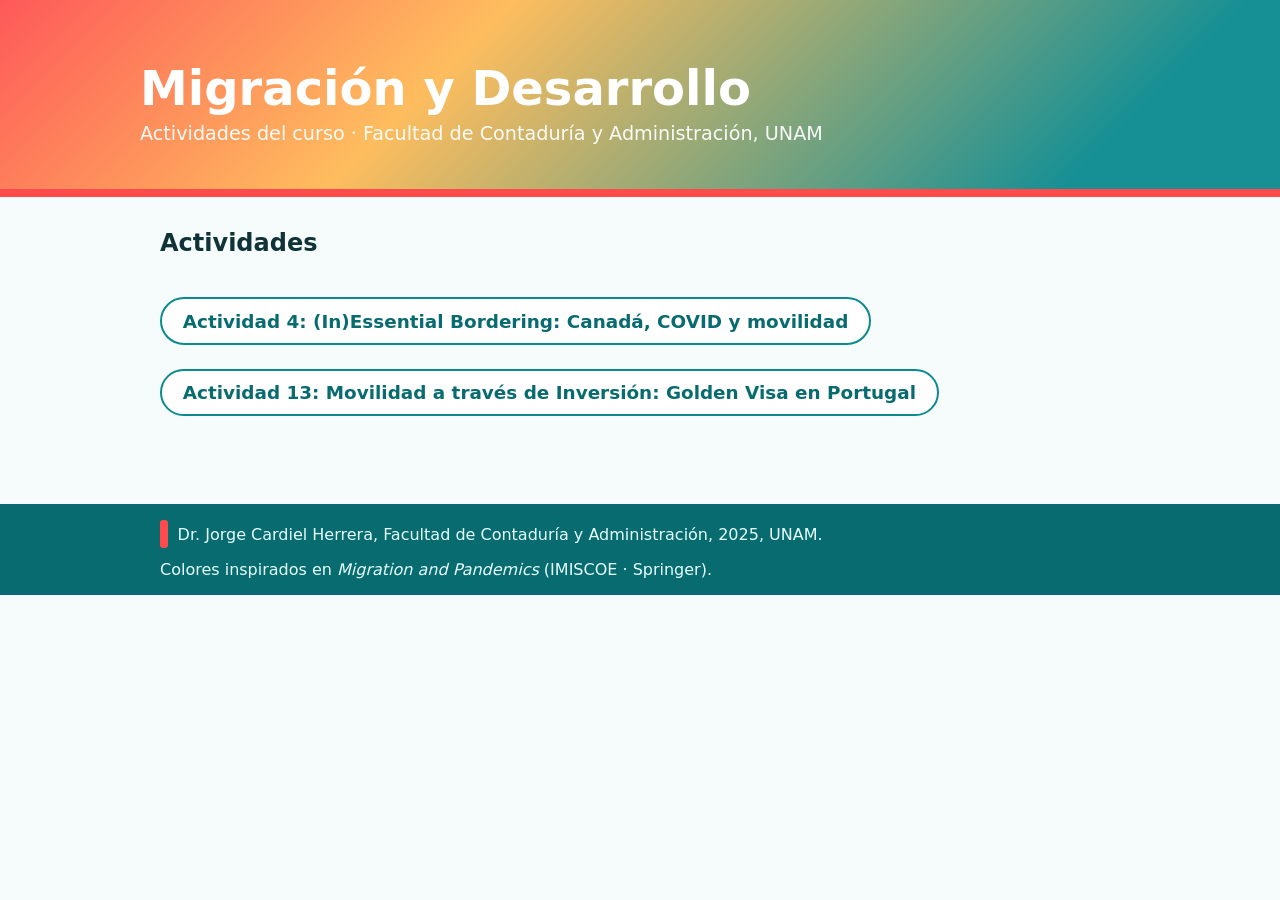
<file: index.html>
<!DOCTYPE html>
<html lang="es">
<head>
  <meta charset="utf-8" />
  <meta name="viewport" content="width=device-width, initial-scale=1" />
  <title>Migración y Desarrollo · Actividades del curso</title>
  <style>
    :root{
      --teal:#0b8a8f;
      --teal-dark:#086b6f;
      --sun:#ffb64d;
      --coral:#ff4b4b;
      --cream:#fff7ec;
      --ink:#103338;
    }
    *{box-sizing:border-box}
    html,body{margin:0;padding:0;font-family:system-ui,-apple-system,Segoe UI,Roboto,Helvetica,Arial,sans-serif;color:var(--ink);background:#f6fcfc}
    a{color:var(--teal-dark);text-decoration:none}
    a:hover{text-decoration:underline}
    header{position:relative;overflow:hidden;color:white}
    .hero{
      padding:3.5rem 1.25rem 2.75rem;
      background: linear-gradient(135deg, rgba(255,75,75,.92), rgba(255,182,77,.90) 35%, rgba(11,138,143,.95) 85%);
      background-size:cover;
      border-bottom:8px solid var(--coral);
    }
    .hero-inner{max-width:1000px;margin:0 auto}
    .title{margin:.35rem 0 0;font-size:clamp(2rem,5vw,3rem);font-weight:900;line-height:1.1}
    .subtitle{margin:.5rem 0 0;font-size:clamp(1rem,2.3vw,1.2rem);opacity:.95}
    .container{max-width:1000px;margin:0 auto;padding:2rem 1.25rem}
    .activity-list{margin:2.5rem 0 0 0;padding:0;list-style:none;}
    .activity-list li{margin-bottom:1.5rem;}
    .activity-link{display:inline-flex;align-items:center;gap:.5rem;border:2px solid var(--teal);border-radius:999px;padding:.7rem 1.3rem;font-weight:700;background:white;font-size:1.15rem;}
    .activity-link:hover{background:#ebfffe}
    footer{margin-top:2rem;background:var(--teal-dark);color:#e6ffff}
    .footer-inner{max-width:1000px;margin:0 auto;padding:1rem 1.25rem;display:flex;flex-wrap:wrap;align-items:center;gap:.75rem;justify-content:space-between}
    .brand{display:flex;align-items:center;gap:.6rem}
    .brand .stripe{width:8px;height:28px;background:var(--coral);border-radius:3px}
  </style>
</head>
<body>
  <header>
    <div class="hero">
      <div class="hero-inner">
        <h1 class="title">Migración y Desarrollo</h1>
        <p class="subtitle">Actividades del curso · Facultad de Contaduría y Administración, UNAM</p>
      </div>
    </div>
  </header>

  <main class="container">
    <h2 style="margin-top:0;">Actividades</h2>
    <ul class="activity-list">
      <li>
        <a href="4inessential/index.html" class="activity-link">
          Actividad 4: (In)Essential Bordering: Canadá, COVID y movilidad
        </a>
      </li>
      <li>
        <a href="13golden_visa/index.html" class="activity-link">
          Actividad 13: Movilidad a través de Inversión: Golden Visa en Portugal
        </a>
      </li>
      <!-- Aquí puedes agregar más actividades en el futuro -->
    </ul>
  </main>

  <footer>
    <div class="footer-inner">
      <div class="brand"><span class="stripe"></span>
        <div>Dr. Jorge Cardiel Herrera, Facultad de Contaduría y Administración, 2025, UNAM.</div>
      </div>
      <div>Colores inspirados en <em>Migration and Pandemics</em> (IMISCOE · Springer).</div>
    </div>
  </footer>
</body>
</html>
</file>
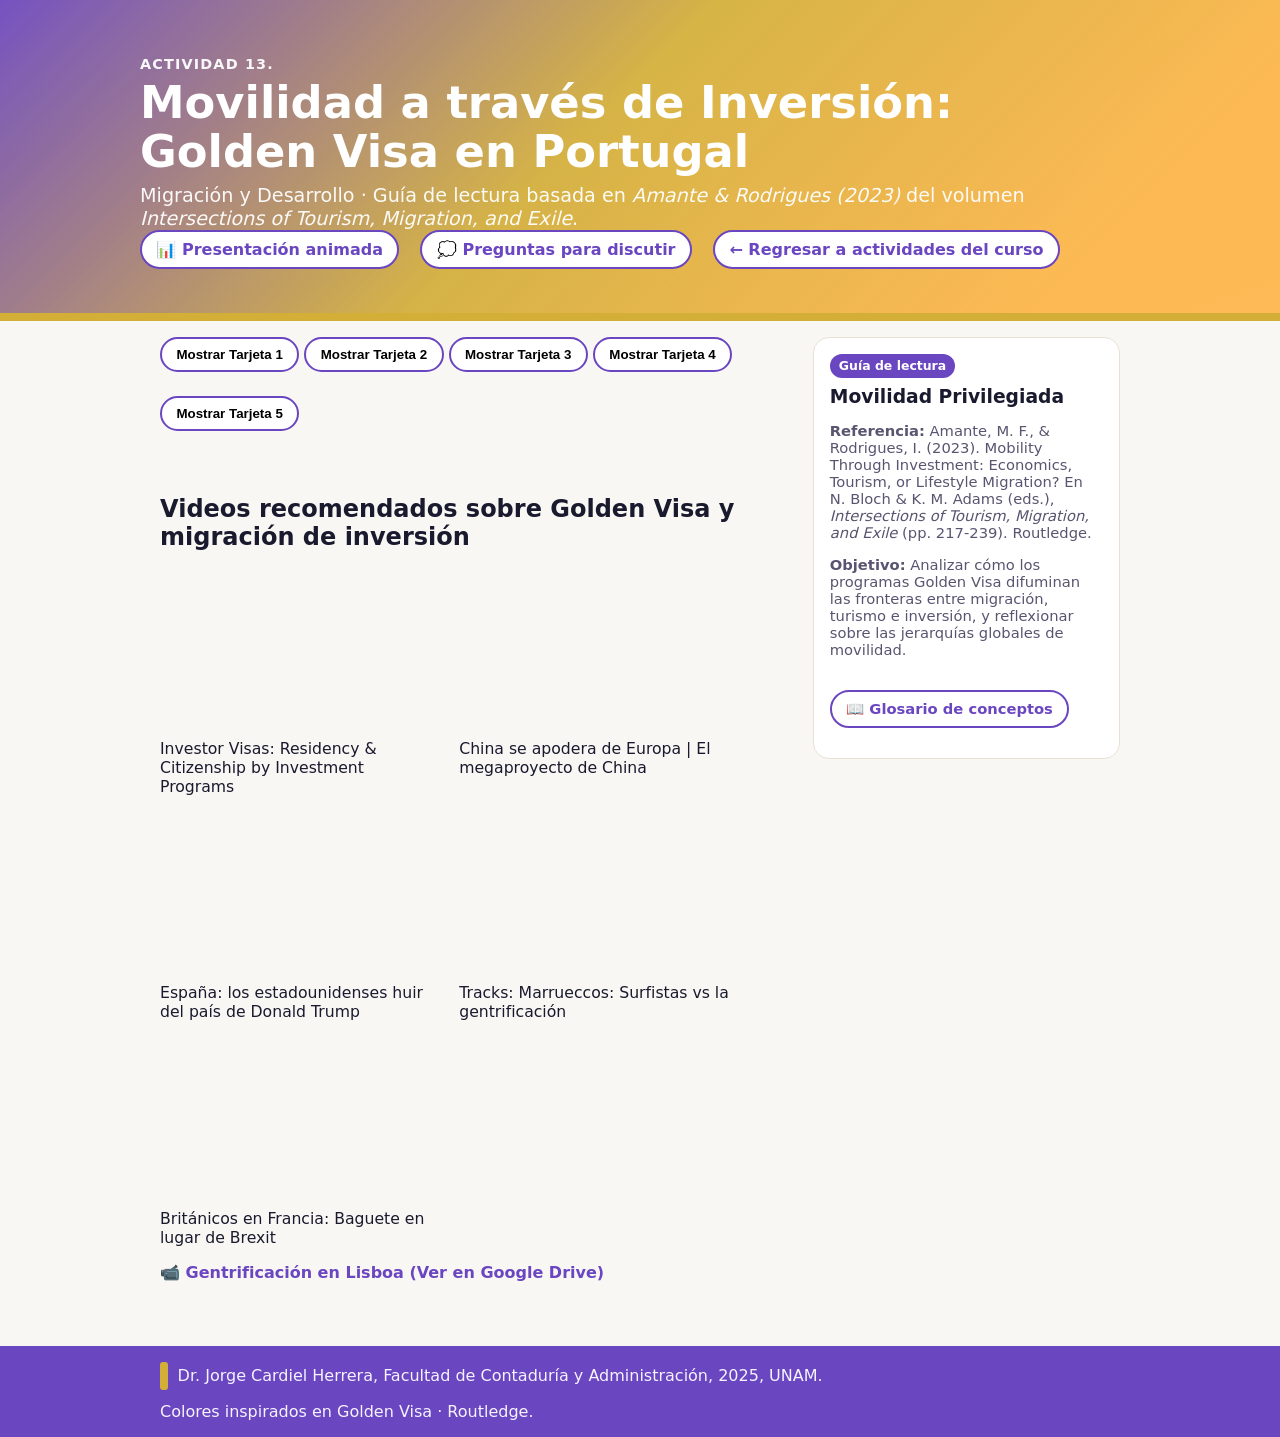
<file: 13golden_visa/index.html>
<!DOCTYPE html>
<html lang="es">
<head>
  <meta charset="utf-8" />
  <meta name="viewport" content="width=device-width, initial-scale=1" />
  <title>Actividad 13 · Movilidad a través de Inversión: Golden Visa en Portugal</title>
  <link rel="stylesheet" href="css/styles.css" />
  <style>
    :root{
      --gold:#d4af37;
      --gold-dark:#b8932f;
      --purple:#6b46c1;
      --amber:#ffb84d;
      --cream:#fffaf0;
      --ink:#1a1a2e;
    }
    *{box-sizing:border-box}
    html,body{margin:0;padding:0;font-family:system-ui,-apple-system,Segoe UI,Roboto,Helvetica,Arial,sans-serif;color:var(--ink);background:#f9f7f4}
    a{color:var(--purple);text-decoration:none}
    a:hover{text-decoration:underline}
    header{position:relative;overflow:hidden;color:white}
    .hero{
      padding:3.5rem 1.25rem 2.75rem;
      background: linear-gradient(135deg, rgba(107,70,193,.92), rgba(212,175,55,.90) 45%, rgba(255,184,77,.95) 85%), url('data:image/svg+xml;utf8,<svg xmlns="http://www.w3.org/2000/svg" width="1200" height="400"><defs><linearGradient id="g" x1="0" y1="0" x2="1" y2="1"><stop offset="0%" stop-color="%23d4af37"/><stop offset="100%" stop-color="%236b46c1"/></linearGradient></defs><rect width="1200" height="400" fill="url(%23g)" opacity="0.25"/></svg>');
      background-size:cover;
      border-bottom:8px solid var(--gold);
    }
    .hero-inner{max-width:1000px;margin:0 auto}
    .kicker{letter-spacing:.08em;text-transform:uppercase;font-weight:800;font-size:.9rem;opacity:.95}
    .title{margin:.35rem 0 0;font-size:clamp(1.6rem,4.2vw,2.8rem);font-weight:900;line-height:1.1}
    .subtitle{margin:.5rem 0 0;font-size:clamp(1rem,2.3vw,1.2rem);opacity:.95}
    .container{max-width:1000px;margin:0 auto;padding:1rem 1.25rem}
    .grid{display:grid;gap:1.2rem}
    @media (min-width:760px){
      .grid{grid-template-columns:repeat(12,1fr)}
      .col-8{grid-column:span 8}
      .col-4{grid-column:span 4}
    }
    .card{background:var(--cream);border-radius:18px;border:1px solid #e8e0d5;box-shadow:0 6px 18px rgba(212,175,55,.15);overflow:hidden}
    .card-header{display:flex;align-items:center;gap:.6rem;padding:.9rem 1rem;background:linear-gradient(90deg,var(--gold),var(--amber));color:#1a1a2e;font-weight:800}
    .pill{background:rgba(255,255,255,.92);padding:.2rem .6rem;border-radius:999px;font-size:.8rem;letter-spacing:.02em}
    .card-body{padding:1.1rem 1rem 1.2rem}
    .h3{margin:.2rem 0 .65rem;font-size:1.15rem}
    .muted{color:#5a5470}
    ul{margin:.4rem 0 .8rem;padding-left:1.2rem}
    li{margin:.25rem 0}
    .q-list{border-top:1px dashed #d4af37;padding-top:.75rem;margin-top:.75rem}
    .panel{background:white;border:1px solid #e8e0d5;border-radius:16px;padding:1rem;position:sticky;top:1rem}
    .badge{display:inline-block;background:var(--purple);color:white;border-radius:999px;padding:.28rem .55rem;font-size:.78rem;font-weight:700}
    .meta{font-size:.92rem;color:#5a5470}
    footer{margin-top:2rem;background:var(--purple);color:#f5f3ff}
    .footer-inner{max-width:1000px;margin:0 auto;padding:1rem 1.25rem;display:flex;flex-wrap:wrap;align-items:center;gap:.75rem;justify-content:space-between}
    .brand{display:flex;align-items:center;gap:.6rem}
    .brand .stripe{width:8px;height:28px;background:var(--gold);border-radius:3px}
    .add{display:inline-flex;align-items:center;gap:.5rem;border:2px solid var(--purple);border-radius:999px;padding:.5rem .9rem;font-weight:700;background:white}
    .add:hover{background:#f5f3ff}
  </style>
</head>
<body>
  <header>
    <div class="hero">
      <div class="hero-inner">
        <div class="kicker">Actividad 13.</div>
        <h1 class="title">Movilidad a través de Inversión: Golden Visa en Portugal</h1>
        <p class="subtitle">Migración y Desarrollo · Guía de lectura basada en <em>Amante & Rodrigues (2023)</em> del volumen <em>Intersections of Tourism, Migration, and Exile</em>.</p>
        <a href="slides.html" class="add">📊 Presentación animada</a>
        <a href="presentacion.html" class="add" style="margin-left:1rem;">💭 Preguntas para discutir</a>
        <a href="../index.html" class="add" style="margin-left:1rem;">← Regresar a actividades del curso</a>
      </div>
    </div>
  </header>

  <main class="container">
    <div class="grid">
      <section class="col-8">
        
        <!-- Tarjeta 1: Introducción y contexto -->
        <button id="toggleCard1Btn" class="add" style="margin-bottom:1.5rem;">
          Mostrar Tarjeta 1
        </button>
        <article class="card" id="t1" style="display:none;">
          <div class="card-header">
            <span class="pill">Tarjeta 1</span>
            Introducción: ¿Quién es el "inversor"?
          </div>
          <div class="card-body">
            <h3 class="h3">Ideas clave</h3>
            <ul>
              <li><strong>Movilidad privilegiada:</strong> el capítulo estudia a inversores chinos y brasileños con Golden Visa (GV) en Portugal, quienes representan una forma de movilidad basada en capital económico, ciudadanía y clase.</li>
              <li><strong>Límites conceptuales:</strong> el estudio contribuye a difuminar las fronteras entre migrante y turista, mostrando cómo ambas categorías se superponen en la práctica.</li>
              <li><strong>"Studying up":</strong> investigar a élites económicas permite destacar la naturaleza e implicaciones de la desigualdad global y deconstruir la imagen sesgada del migrante como "no occidental, no blanco, no élite".</li>
              <li><strong>Golden Visa (GV):</strong> programa portugués (creado en 2012) que otorga permisos de residencia a cambio de inversión mínima (€500,000 en bienes raíces, €1 millón en capital, o creación de empleo).</li>
              <li><strong>Perfil de los titulares:</strong> hasta 2020, se otorgaron 9,767 GV; chinos y brasileños son los grupos más numerosos, con inversión mayoritaria en sector inmobiliario.</li>
            </ul>

            <div class="q-list">
              <h3 class="h3">Preguntas para discusión</h3>
              <ul>
                <li>¿Por qué es importante estudiar la movilidad privilegiada? ¿Qué revela sobre las desigualdades globales en los sistemas migratorios?</li>
                <li>¿Cómo se relaciona el concepto de "movilidad privilegiada" con los debates sobre ciudadanía y nacionalidad que hemos visto en el curso?</li>
                <li>El programa Golden Visa requiere solo 7-14 días de presencia anual en Portugal. ¿Qué implica esto sobre la relación entre residencia, inversión y pertenencia?</li>
                <li>¿Qué diferencias existen entre la movilidad privilegiada de los inversores y la movilidad económica o forzada que hemos analizado en otras actividades?</li>
              </ul>
            </div>

            <p class="muted"><strong>Contexto:</strong> Este capítulo es parte del volumen "Intersections of Tourism, Migration, and Exile" (Routledge, 2023) editado por Natalia Bloch y Kathleen M. Adams. Las autoras son Maria de Fátima Amante e Irene Rodrigues.</p>
          </div>
        </article>

        <!-- Tarjeta 2: Inversores chinos -->
        <button id="toggleCard2Btn" class="add" style="margin-bottom:1.5rem;">
          Mostrar Tarjeta 2
        </button>
        <article class="card" id="t2" style="display:none;">
          <div class="card-header">
            <span class="pill">Tarjeta 2</span>
            Narrativas de inversores chinos
          </div>
          <div class="card-body">
            <h3 class="h3">Motivaciones principales (NO primariamente económicas)</h3>
            <ul>
              <li><strong>Salud y medio ambiente:</strong> la contaminación extrema en ciudades chinas (Beijing, Shanghai) y enfermedades respiratorias graves en niños impulsan la búsqueda de ambientes más saludables.</li>
              <li><strong>Educación de los hijos:</strong> la presión intensa y competencia extrema del sistema educativo chino genera ansiedad en los niños; se busca un ambiente menos estresante y acceso a universidades occidentales prestigiosas.</li>
              <li><strong>Razones políticas (tema sensible):</strong> aunque no se expresan abiertamente, los temores de inestabilidad en Hong Kong y Macau (especialmente tras la ley de seguridad nacional) hacen del GV un "seguro" migratorio.</li>
              <li><strong>Portugal como segunda opción:</strong> la mayoría prefería Canadá, EE.UU. o Italia, pero Portugal resultó más accesible tras rechazos o procesos complicados en otros países.</li>
              <li><strong>Ventaja geopolítica:</strong> pertenecer a la UE y al Acuerdo Schengen permite viajar libremente por Europa para turismo y negocios.</li>
            </ul>

            <h3 class="h3">Citas textuales destacadas</h3>
            <ul>
              <li><em>"Este deseo de ir al extranjero comenzó cuando nuestro segundo hijo tenía cinco años y contrajo una enfermedad respiratoria muy grave. Coincidió con un período de altos niveles de contaminación en Beijing, así que queríamos salir e ir a un lugar más saludable."</em> (Huang, titular chino GV)</li>
              <li><em>"No sabíamos nada sobre Portugal, conocía a Ronaldo y sabía que estaba al lado de España... Luego, me di cuenta que era un país de la Unión Europea y que era parte del Acuerdo de Schengen, y que sería bueno para viajar e incluso hacer negocios."</em> (Huang)</li>
            </ul>

            <div class="q-list">
              <h3 class="h3">Preguntas</h3>
              <ul>
                <li>¿Cómo se relacionan las motivaciones de salud y educación de los inversores chinos con las políticas de desarrollo y bienestar en China?</li>
                <li>¿Qué papel juegan las agencias de emigración chinas en la construcción de Portugal como destino migratorio?</li>
                <li>¿Qué implicaciones tiene que Portugal sea una "segunda opción" para estos inversores?</li>
                <li>¿De qué manera la pertenencia al espacio Schengen transforma el valor del GV más allá de Portugal mismo?</li>
              </ul>
            </div>

            <p class="muted"><strong>Perfil:</strong> Familias de clase media de grandes ciudades (Beijing, Shanghai, Changsha), profesionales y empresarios que mantienen negocios en China, lo que genera separaciones familiares transitorias.</p>
          </div>
        </article>

        <!-- Tarjeta 3: Inversores brasileños -->
        <button id="toggleCard3Btn" class="add" style="margin-bottom:1.5rem;">
          Mostrar Tarjeta 3
        </button>
        <article class="card" id="t3" style="display:none;">
          <div class="card-header">
            <span class="pill">Tarjeta 3</span>
            Narrativas de inversores brasileños
          </div>
          <div class="card-body">
            <h3 class="h3">Contexto político y motivaciones</h3>
            <ul>
              <li><strong>Turbulencia política:</strong> la destitución de Dilma Rousseff, el gobierno de Temer y la elección de Bolsonaro generaron dos oleadas migratorias: primero, brasileños de derecha "huyendo" de la crisis; luego, personas más jóvenes en busca de estilos de vida alternativos.</li>
              <li><strong>Seguridad y violencia urbana:</strong> tema ubicuo en las narrativas; la "banalidad de la violencia" en Brasil (robos, homicidios, inseguridad cotidiana) es el principal impulsor de la emigración.</li>
              <li><strong>Competencia profesional menos intensa:</strong> en Brasil, "hay millones de candidatos" para cada trabajo; en Portugal, la presión laboral y escolar es percibida como menor.</li>
              <li><strong>Búsqueda de mejor calidad de vida:</strong> estos inversores son "lifestyle migrants" — relativamente afluentes, pero no suficientemente ricos para dejar de trabajar; buscan un estilo de vida más despreocupado.</li>
            </ul>

            <h3 class="h3">Citas textuales destacadas</h3>
            <ul>
              <li><em>"La banalidad de la violencia en Brasil es absurda... el mejor lugar en Brasil ni siquiera se compara con el peor lugar aquí en Portugal."</em> (Débora, titular brasileña GV)</li>
              <li><em>"Nosotros y nuestras hijas hemos estado en Portugal desde 2015... el próximo año nuestras hijas dejarán la escuela privada para asistir a una escuela pública... ¿puedes imaginar? Eso sería imposible en casa."</em> (Wilson, titular GV)</li>
              <li><em>"En Brasil, hay muchas personas. Para cada trabajo que quieres obtener, hay millones de candidatos. Tienes que ser el primero, el mejor, en todo... Entonces, los que vinieron aquí son tiburones, no peces dorados."</em> (Débora)</li>
            </ul>

            <h3 class="h3">¿Por qué Portugal?</h3>
            <ul>
              <li><strong>Umbral de inversión más bajo:</strong> €500,000 en Portugal vs. £1 millón en Reino Unido o €10 millones en Francia.</li>
              <li><strong>Lengua y cercanía cultural:</strong> aunque Portugal no figura en el imaginario brasileño como "país desarrollado del Primer Mundo" (y es objeto de bromas despectivas), la familiaridad lingüística y cultural facilita la adaptación.</li>
              <li><strong>Ubicación central para viajar:</strong> Portugal es percibido como una "base europea" desde la cual viajar más que como un destino en sí mismo.</li>
            </ul>

            <div class="q-list">
              <h3 class="h3">Preguntas</h3>
              <ul>
                <li>¿Cómo se relaciona la violencia urbana en Brasil con los procesos de desarrollo urbano y desigualdad económica del país?</li>
                <li>¿Qué revela la frase "los que vinieron aquí son tiburones, no peces dorados" sobre la clase social y el perfil de los inversores brasileños?</li>
                <li>¿De qué manera la percepción de Portugal como "retrógrado" o "menos desarrollado" coexiste con su elección como destino migratorio?</li>
                <li>¿Cómo se relaciona la búsqueda de "calidad de vida" con las nociones de desarrollo y bienestar que hemos discutido en el curso?</li>
              </ul>
            </div>

            <p class="muted"><strong>Perfil:</strong> Profesionales altamente cualificados con carreras exitosas en artes, finanzas, medios y publicidad; algunos continúan su línea de trabajo, otros abrazan caminos profesionales completamente diferentes.</p>
          </div>
        </article>

        <!-- Tarjeta 4: Intersección con turismo -->
        <button id="toggleCard4Btn" class="add" style="margin-bottom:1.5rem;">
          Mostrar Tarjeta 4
        </button>
        <article class="card" id="t4" style="display:none;">
          <div class="card-header">
            <span class="pill">Tarjeta 4</span>
            La intersección entre migración y turismo
          </div>
          <div class="card-body">
            <h3 class="h3">Turismo en las narrativas estatales y de inversores</h3>
            <ul>
              <li><strong>Promoción estatal:</strong> la agencia AICEP (Portugal Global) combina argumentos económicos con imágenes turísticas estereotipadas (sol, mar, ocio, premios internacionales) para atraer inversores.</li>
              <li><strong>Requisitos mínimos de residencia:</strong> el Estado solo exige 7-14 días anuales de presencia, sugiriendo que NO espera que los inversores vivan realmente en el país.</li>
              <li><strong>Encuentros como turistas:</strong> muchos brasileños vinieron primero como turistas, exploraron posibilidades de reubicación y luego obtuvieron el GV. Algunos se convirtieron en promotores de turismo o agentes consultores.</li>
              <li><strong>Portugal como base de viaje:</strong> ambos grupos (chinos y brasileños) valoran Portugal principalmente como punto de partida para viajar por Europa, maximizando posibilidades de turismo.</li>
              <li><strong>"Viajar a Europa":</strong> los brasileños hablan de viajar "a" Europa (no "por" o "en"), expresando la percepción de que Portugal no es plenamente "Europa" en su imaginario.</li>
            </ul>

            <h3 class="h3">Cita textual destacada</h3>
            <ul>
              <li><em>"Portugal es del tamaño de Piauí, para nosotros todo está cerca... viajar dos horas y media, y estar allí, lejos... Viajar desde Portugal es mucho más fácil que desde Brasil. Mis padres compraron un apartamento aquí como forma de obtener su permiso de residencia. Viajan mucho. ¡Es genial para ellos!"</em> (Sandra, titular GV)</li>
            </ul>

            <div class="q-list">
              <h3 class="h3">Preguntas</h3>
              <ul>
                <li>¿Cómo difumina el programa Golden Visa las fronteras entre turismo y migración?</li>
                <li>¿Qué implica que el Estado promueva a Portugal como destino turístico para atraer inversores? ¿Es una estrategia efectiva o contradictoria?</li>
                <li>¿De qué manera el uso de Portugal como "base de viaje" transforma la noción tradicional de residencia y pertenencia?</li>
                <li>¿Qué diferencias existen entre la "migración emprendedora de turismo" y otras formas de migración laboral?</li>
              </ul>
            </div>

            <p class="muted"><strong>Concepto clave:</strong> "Migración emprendedora de turismo" — caso especial de migración en busca de estilo de vida combinada con migración laboral, donde individuos están motivados primero por consideraciones de calidad de vida.</p>
          </div>
        </article>

        <!-- Tarjeta 5: Conclusiones y reflexiones teóricas -->
        <button id="toggleCard5Btn" class="add" style="margin-bottom:1.5rem;">
          Mostrar Tarjeta 5
        </button>
        <article class="card" id="t5" style="display:none;">
          <div class="card-header">
            <span class="pill">Tarjeta 5</span>
            Conclusiones: "Inversores de estilo de vida"
          </div>
          <div class="card-body">
            <h3 class="h3">Hallazgos principales</h3>
            <ul>
              <li><strong>Similitudes entre chinos y brasileños:</strong> ambos buscan salir de sus países de origen y abandonar ciertos estilos de vida; Portugal NO es primera opción, pero es la más viable; valoran su ubicación geopolítica para viajar.</li>
              <li><strong>Diferencias:</strong> los chinos verbalizan preocupaciones sobre educación y contaminación (cautelosos con temas políticos); los brasileños son vocales sobre violencia e inestabilidad política.</li>
              <li><strong>Inversores como migrantes:</strong> buscan oportunidades para mejorar calidad de vida, NO solo para expatriar o maximizar capital; viven y trabajan en Portugal.</li>
              <li><strong>Deconstrucción de estereotipos:</strong> los datos desafían la imagen de inversores como "super-ricos y ausentes"; al contrario, son profesionales activos que buscan cambiar cómo viven ellos y sus familias.</li>
              <li><strong>Concepto propuesto:</strong> "inversores de estilo de vida" (lifestyle investors) — más interesados en cambiar estilos de vida que en maximizar capital.</li>
            </ul>

            <h3 class="h3">Reflexiones teóricas</h3>
            <ul>
              <li><strong>Categorías de análisis vs. categorías de práctica:</strong> lo que el Estado define como "inversor" NO necesariamente coincide con las construcciones subjetivas de los titulares GV.</li>
              <li><strong>"Studying up":</strong> estudiar élites permite cuestionar narrativas dominantes sobre migración y visibilizar las desigualdades estructurales del sistema global.</li>
              <li><strong>Bourdieu y el lifestyle:</strong> las opciones de estilo de vida resultan de relaciones entre capital económico, cultural y social en contextos específicos.</li>
              <li><strong>Migración y turismo:</strong> el capítulo muestra cómo ambas categorías se superponen en la construcción subjetiva del "inversor".</li>
            </ul>

            <div class="q-list">
              <h3 class="h3">Preguntas finales</h3>
              <ul>
                <li>¿Qué implicaciones tiene conceptualizar a los inversores GV como "lifestyle migrants" en lugar de "migrantes económicos"?</li>
                <li>¿Cómo se relaciona el caso de los inversores GV con las teorías de migración y desarrollo que hemos discutido en el curso?</li>
                <li>¿Qué revela el programa Golden Visa sobre las jerarquías globales de movilidad y ciudadanía?</li>
                <li>Comparación: ¿Cómo difiere la movilidad de los inversores GV de la movilidad de trabajadores temporales agrícolas (como vimos en el caso canadiense de la Actividad 4)?</li>
                <li>¿Qué cambios legislativos recientes (exclusión de áreas costeras como Lisboa y Porto a partir de 2022) sugieren sobre la sostenibilidad del programa?</li>
              </ul>
            </div>

            <p class="muted"><strong>Nota legislativa:</strong> En febrero de 2021, el gobierno portugués publicó nueva legislación (DR 14/2021) que excluye todas las áreas costeras continentales (Lisboa, Porto, Algarve) como áreas elegibles para inversión inmobiliaria GV a partir de enero 2022. Solo Madeira y Azores permanecen elegibles.</p>
          </div>
        </article>

        <!-- Sección de Videos recomendados -->
        <section style="margin-top:2.5rem;">
          <h2 style="margin-bottom:1.2rem;">Videos recomendados sobre Golden Visa y migración de inversión</h2>
          <div style="display:flex;flex-wrap:wrap;gap:1.2rem;">
            <div style="width:280px;">
              <iframe width="280" height="158" src="https://www.youtube.com/embed/8e-wDARjOVs" title="Video 1" frameborder="0" allowfullscreen style="border-radius:12px;"></iframe>
              <div style="font-size:.98rem; margin-top:.4rem; font-weight:500;">Investor Visas: Residency & Citizenship by Investment Programs</div>
            </div>
            <div style="width:280px;">
              <iframe width="280" height="158" src="https://www.youtube.com/embed/DsQefxG-SyA?start=1542" title="Video 2" frameborder="0" allowfullscreen style="border-radius:12px;"></iframe>
              <div style="font-size:.98rem; margin-top:.4rem; font-weight:500;">China se apodera de Europa | El megaproyecto de China</div>
            </div>
            <div style="width:280px;">
              <iframe width="280" height="158" src="https://www.youtube.com/embed/d3fPvlJxios" title="Video 3" frameborder="0" allowfullscreen style="border-radius:12px;"></iframe>
              <div style="font-size:.98rem; margin-top:.4rem; font-weight:500;">España: los estadounidenses huir del país de Donald Trump</div>
            </div>
            <div style="width:280px;">
              <iframe width="280" height="158" src="https://www.youtube.com/embed/chf3oFj8PAY" title="Video 4" frameborder="0" allowfullscreen style="border-radius:12px;"></iframe>
              <div style="font-size:.98rem; margin-top:.4rem; font-weight:500;">Tracks: Marrueccos: Surfistas vs la gentrificación</div>
            </div>
            <div style="width:280px;">
              <iframe width="280" height="158" src="https://www.youtube.com/embed/V7ZqEGiE3PY?start=397" title="Video 5" frameborder="0" allowfullscreen style="border-radius:12px;"></iframe>
              <div style="font-size:.98rem; margin-top:.4rem; font-weight:500;">Británicos en Francia: Baguete en lugar de Brexit</div>
            </div>
          </div>
          <p class="muted" style="margin-top:1rem;"><a href="https://drive.google.com/file/d/1ZOdpD2VkwSKiUUI8XclrHrTAaUgjIohR/view?usp=drive_link" target="_blank" style="font-weight:600;">📹 Gentrificación en Lisboa (Ver en Google Drive)</a></p>
        </section>
      </section>

      <aside class="col-4">
        <div class="panel">
          <span class="badge">Guía de lectura</span>
          <h3 style="margin:.5rem 0 0">Movilidad Privilegiada</h3>
          <p class="meta"><strong>Referencia:</strong> Amante, M. F., & Rodrigues, I. (2023). Mobility Through Investment: Economics, Tourism, or Lifestyle Migration? En N. Bloch & K. M. Adams (eds.), <em>Intersections of Tourism, Migration, and Exile</em> (pp. 217-239). Routledge.</p>
          <p class="meta"><strong>Objetivo:</strong> Analizar cómo los programas Golden Visa difuminan las fronteras entre migración, turismo e inversión, y reflexionar sobre las jerarquías globales de movilidad.</p>
          <p class="meta" style="margin-top:1.5rem;">
            <a href="glosario.html" class="add" style="display:inline-block;margin-top:.5rem;">📖 Glosario de conceptos</a>
          </p>
        </div>
      </aside>
    </div>
  </main>

  <footer>
    <div class="footer-inner">
      <div class="brand"><span class="stripe"></span>
        <div>Dr. Jorge Cardiel Herrera, Facultad de Contaduría y Administración, 2025, UNAM.</div>
      </div>
      <div>Colores inspirados en Golden Visa · Routledge.</div>
    </div>
  </footer>

  <script>
    // Funciones para mostrar/ocultar tarjetas
    const cards = [
      { btnId: 'toggleCard1Btn', cardId: 't1', name: 'Tarjeta 1' },
      { btnId: 'toggleCard2Btn', cardId: 't2', name: 'Tarjeta 2' },
      { btnId: 'toggleCard3Btn', cardId: 't3', name: 'Tarjeta 3' },
      { btnId: 'toggleCard4Btn', cardId: 't4', name: 'Tarjeta 4' },
      { btnId: 'toggleCard5Btn', cardId: 't5', name: 'Tarjeta 5' }
    ];

    cards.forEach(({ btnId, cardId, name }) => {
      const btn = document.getElementById(btnId);
      const card = document.getElementById(cardId);
      let visible = false;
      
      btn.addEventListener('click', () => {
        visible = !visible;
        card.style.display = visible ? 'block' : 'none';
        btn.textContent = visible ? `Ocultar ${name}` : `Mostrar ${name}`;
      });
    });
  </script>
</body>
</html>
</file>
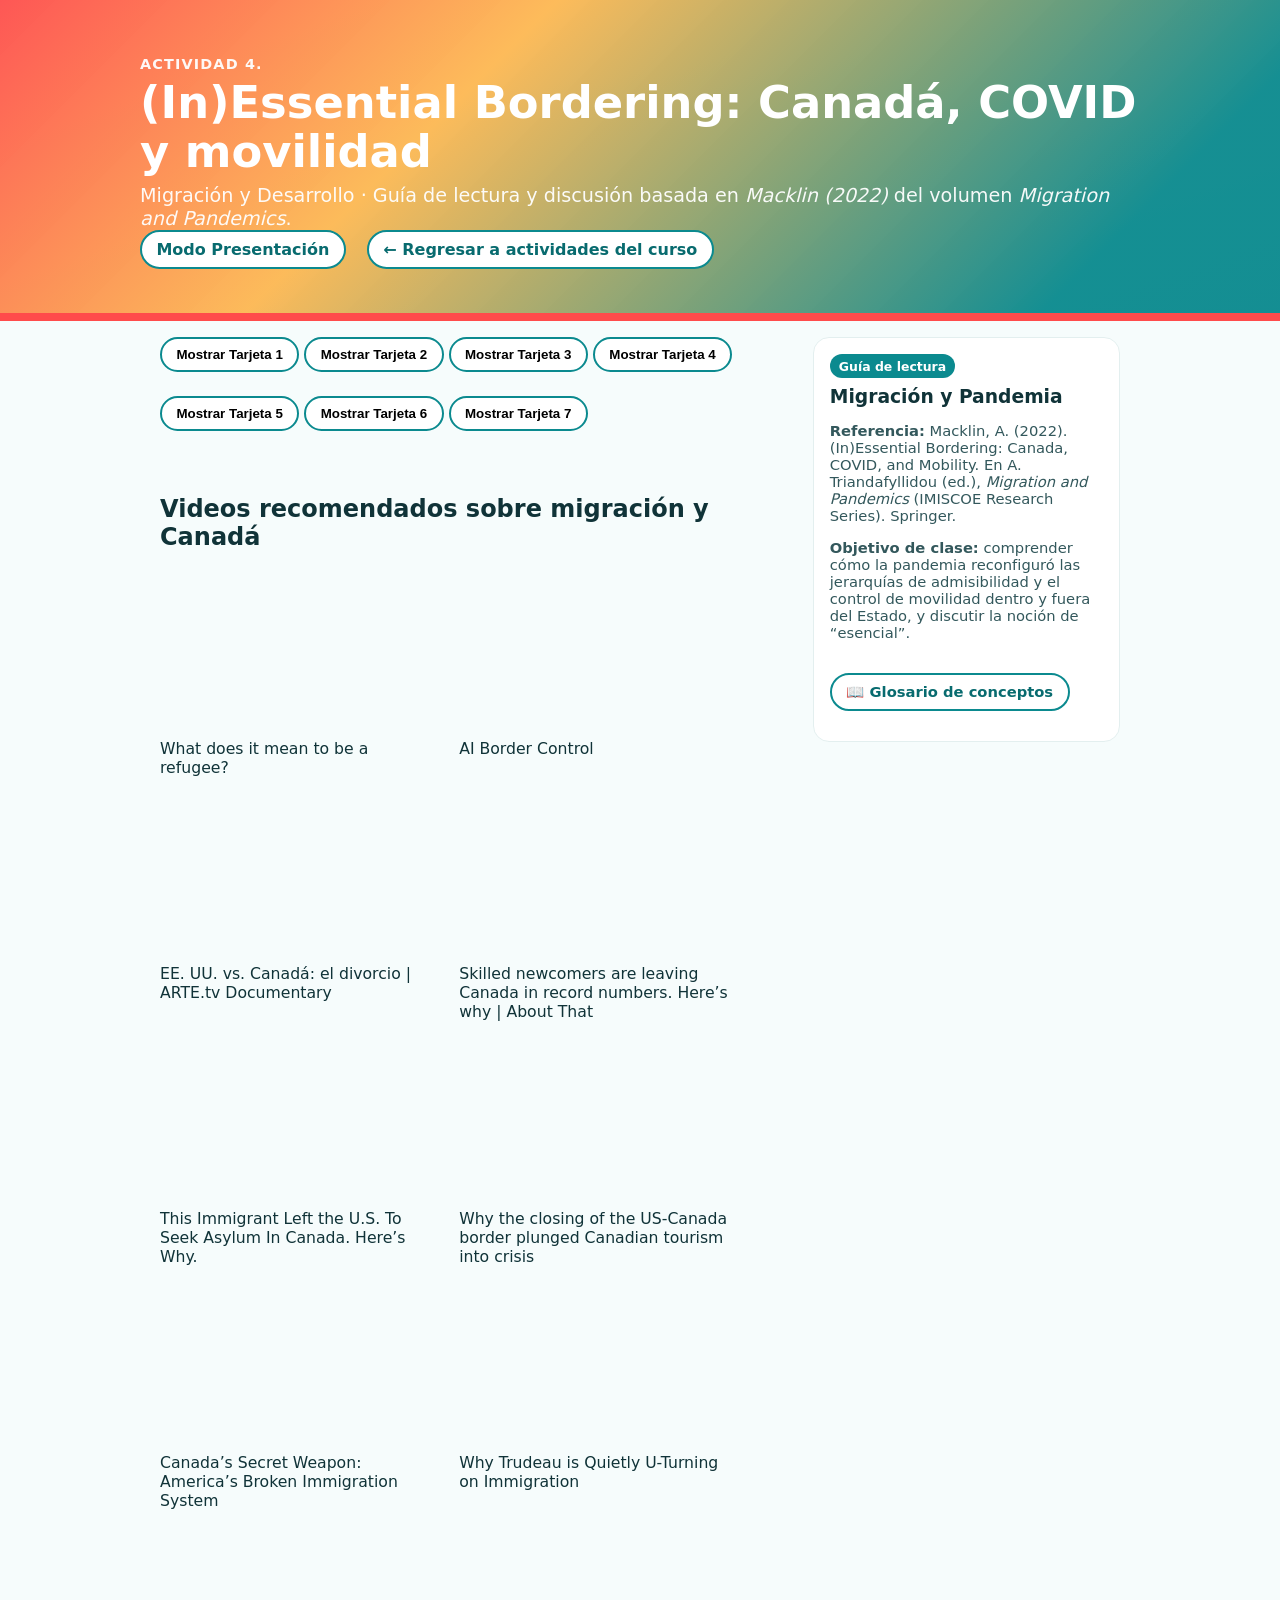
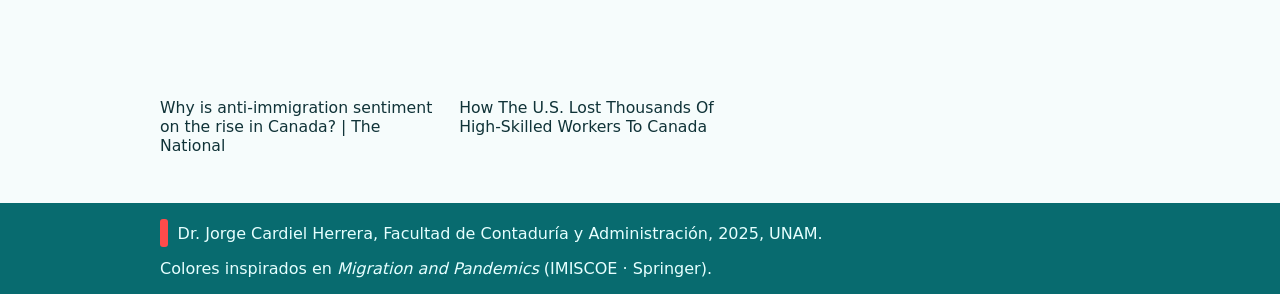
<file: 4inessential/index.html>
<!DOCTYPE html>
<html lang="es">
<head>
  <meta charset="utf-8" />
  <meta name="viewport" content="width=device-width, initial-scale=1" />
  <title>Actividad 4 · (In)Essential Bordering: Canadá, COVID y movilidad</title>
  <link rel="stylesheet" href="css/styles.css" />
  <style>
    :root{
      --teal:#0b8a8f;
      --teal-dark:#086b6f;
      --sun:#ffb64d;
      --coral:#ff4b4b;
      --cream:#fff7ec;
      --ink:#103338;
    }
    *{box-sizing:border-box}
    html,body{margin:0;padding:0;font-family:system-ui,-apple-system,Segoe UI,Roboto,Helvetica,Arial,sans-serif;color:var(--ink);background:#f6fcfc}
    a{color:var(--teal-dark);text-decoration:none}
    a:hover{text-decoration:underline}
    header{position:relative;overflow:hidden;color:white}
    .hero{
      padding:3.5rem 1.25rem 2.75rem;
      background: linear-gradient(135deg, rgba(255,75,75,.92), rgba(255,182,77,.90) 35%, rgba(11,138,143,.95) 85%), url('data:image/svg+xml;utf8,<svg xmlns="http://www.w3.org/2000/svg" width="1200" height="400"><defs><linearGradient id="g" x1="0" y1="0" x2="1" y2="1"><stop offset="0%" stop-color="%23ffb64d"/><stop offset="100%" stop-color="%230b8a8f"/></linearGradient></defs><rect width="1200" height="400" fill="url(%23g)" opacity="0.25"/></svg>');
      background-size:cover;
      border-bottom:8px solid var(--coral);
    }
    .hero-inner{max-width:1000px;margin:0 auto}
    .kicker{letter-spacing:.08em;text-transform:uppercase;font-weight:800;font-size:.9rem;opacity:.95}
    .title{margin:.35rem 0 0;font-size:clamp(1.6rem,4.2vw,2.8rem);font-weight:900;line-height:1.1}
    .subtitle{margin:.5rem 0 0;font-size:clamp(1rem,2.3vw,1.2rem);opacity:.95}
    .container{max-width:1000px;margin:0 auto;padding:1rem 1.25rem}
    .grid{display:grid;gap:1.2rem}
    @media (min-width:760px){
      .grid{grid-template-columns:repeat(12,1fr)}
      .col-8{grid-column:span 8}
      .col-4{grid-column:span 4}
    }
    .card{background:var(--cream);border-radius:18px;border:1px solid #e3efef;box-shadow:0 6px 18px rgba(11,138,143,.10);overflow:hidden}
    .card-header{display:flex;align-items:center;gap:.6rem;padding:.9rem 1rem;background:linear-gradient(90deg,var(--coral),var(--sun));color:#1b1b1b;font-weight:800}
    .pill{background:rgba(255,255,255,.92);padding:.2rem .6rem;border-radius:999px;font-size:.8rem;letter-spacing:.02em}
    .card-body{padding:1.1rem 1rem 1.2rem}
    .h3{margin:.2rem 0 .65rem;font-size:1.15rem}
    .muted{color:#44676c}
    ul{margin:.4rem 0 .8rem;padding-left:1.2rem}
    li{margin:.25rem 0}
    .q-list{border-top:1px dashed #cbe3e5;padding-top:.75rem;margin-top:.75rem}
    .panel{background:white;border:1px solid #e3efef;border-radius:16px;padding:1rem;position:sticky;top:1rem}
    .badge{display:inline-block;background:var(--teal);color:white;border-radius:999px;padding:.28rem .55rem;font-size:.78rem;font-weight:700}
    .meta{font-size:.92rem;color:#33585c}
    footer{margin-top:2rem;background:var(--teal-dark);color:#e6ffff}
    .footer-inner{max-width:1000px;margin:0 auto;padding:1rem 1.25rem;display:flex;flex-wrap:wrap;align-items:center;gap:.75rem;justify-content:space-between}
    .brand{display:flex;align-items:center;gap:.6rem}
    .brand .stripe{width:8px;height:28px;background:var(--coral);border-radius:3px}
    .add{display:inline-flex;align-items:center;gap:.5rem;border:2px solid var(--teal);border-radius:999px;padding:.5rem .9rem;font-weight:700;background:white}
    .add:hover{background:#ebfffe}
  </style>
</head>
<body>
  <header>
    <div class="hero">
      <div class="hero-inner">
        <div class="kicker">Actividad 4.</div>
        <h1 class="title">(In)Essential Bordering: Canadá, COVID y movilidad</h1>
        <p class="subtitle">Migración y Desarrollo · Guía de lectura y discusión basada en <em>Macklin (2022)</em> del volumen <em>Migration and Pandemics</em>.</p>
        <a href="presentacion.html" class="add">Modo Presentación</a>
        <!-- Botón para regresar al índice principal -->
        <a href="../index.html" class="add" style="margin-left:1rem;">← Regresar a actividades del curso</a>
      </div>
    </div>
  </header>

  <main class="container">
    <div class="grid">
      <section class="col-8">
        <!-- Botón para mostrar/ocultar la tarjeta -->
        <button id="toggleCardBtn" class="add" style="margin-bottom:1.5rem;">
          Mostrar Tarjeta 1
        </button>
        <!-- Tarjeta 1 oculta por defecto -->
        <article class="card" id="t1" style="display:none;">
          <div class="card-header">
            <span class="pill">Tarjeta 1</span>
            Introducción y “La frontera no excepcional”
          </div>
          <div class="card-body">
            <h3 class="h3">Ideas clave</h3>
            <ul>
              <li><strong>Choque de movilidades:</strong> el cruce transfronterizo del virus trastocó el cruce de personas, bienes e ideas; se alteraron los patrones de movilidad y surgió sospecha social (p.ej., placas de EE.&nbsp;UU. en Canadá en 2020).</li>
              <li><strong>Vínculo entre control en la frontera y dentro del territorio:</strong> COVID-19 hizo visible que el Estado puede regular la movilidad <em>interna</em> con similar intensidad—desde el hogar hasta provincias—difuminando la supuesta diferencia entre “frontera” y “adentro”.</li>
              <li><strong>Walzer y los “mil fortines”:</strong> la libre circulación interna suele apoyarse en la presunción de fronteras nacionales cerradas; con la pandemia emergieron múltiples barreras subnacionales, confirmando y a la vez tensionando esa tesis.</li>
              <li><strong>De la deseabilidad al carácter “esencial”:</strong> la clasificación tradicional (privilegio de pasaporte del Norte Global) fue temporalmente sustituida por una tipología de lo <em>esencial</em> (trabajo, interés, necesidad) definida por criterios econo‑legales‑políticos.</li>
              <li><strong>Movilidad “permitida”, no “libre”:</strong> bajo COVID, toda movilidad se volvió sospechosa; la función de la frontera se integró en un aparato general de inmovilización para proteger la salud pública.</li>
            </ul>

            <div class="q-list">
              <h3 class="h3">Preguntas para detonar discusión</h3>
              <ul>
                <li>Walzer sostiene que la libre movilidad interna se sostiene en la presunción de cierre en las fronteras nacionales. Durante la pandemia, sin embargo, el Estado canadiense extendió su soberanía al control de todos los movimientos —desde el cruce internacional hasta los desplazamientos cotidianos—, generando una situación de stasis casi total. ¿En este contexto, la experiencia canadiense confirma o desmiente la hipótesis de Walzer? ¿Qué nos revela sobre la capacidad del Estado de redefinir la movilidad como un privilegio permitido más que como un derecho?</li>
                <li>¿Qué <em>actores</em> decidieron qué era “esencial” en Canadá (gobierno federal, provincias, sectores económicos, tribunales)? ¿Con qué criterios explícitos o implícitos?</li>
                <li>¿Cómo se reconfiguró la jerarquía de admisibilidad durante la pandemia? Contrasta “pasaporte privilegiado” vs. “entrada por necesidad”.</li>
                <li>Etiqueta y estigma: ¿qué efectos tuvieron narrativas como “virus chino/Wuhan”? Identifica consecuencias raciales y políticas.</li>
                <li><strong>Comparativo México‑Canadá:</strong> en México también se distinguió entre actividades esenciales y no esenciales. ¿Quién definió esas listas a nivel federal/estatal/municipal? ¿Qué negocios o trabajadores quedaron excluidos/invisibilizados?</li>
                <li>¿Qué implica conceptualizar la movilidad como <em>permitida</em> y no como derecho a la libre circulación? ¿Qué riesgos permanecen post‑pandemia?</li>
              </ul>
            </div>

            <p class="muted">Nota: Esta tarjeta resume y adapta la introducción y la sección “The Unexceptional Border” de Macklin (2022), integrando un ángulo comparativo con México para el trabajo en clase.</p>
          </div>
        </article>

        <!-- Botón para mostrar/ocultar la tarjeta 2 -->
        <button id="toggleCard2Btn" class="add" style="margin-bottom:1.5rem;">
          Mostrar Tarjeta 2
        </button>
        <!-- Tarjeta 2 oculta por defecto -->
        <article class="card" id="t2" style="display:none;">
          <div class="card-header">
            <span class="pill">Tarjeta 2</span>
            Notas pp. 27–28
          </div>
          <div class="card-body">
            <h3 class="h3">Citas destacadas</h3>
            <ul>
              <li>“Exercising state power via the Quarantine Act… echoes a similar choice made by the federal government after 9/11 to address national security and terrorism…” (p.27)</li>
              <li>“Reliance on the Quarantine Act and IRPA also have the effect of reinforcing a stereotype of foreignness as vector of disease and danger to the body politic.” (p.27)</li>
              <li>“The term ‘essential’ became the stamp on the notional permit that validates movement.” (p.27)</li>
              <li>“A non-exhaustive list of examples of discretionary or optional travel includes ‘tourism, recreation, and entertainment.’” (p.28)</li>
            </ul>
            <div class="q-list">
              <h3 class="h3">Preguntas</h3>
              <ul>
                <li>¿Por qué el gobierno canadiense utilizó la Quarantine Act en lugar de leyes antiterroristas? ¿Qué implicaciones tiene esto en términos de derechos y control?</li>
                <li>¿Cómo refuerza la categoría de “esencial” estereotipos sobre quién representa peligro y quién es necesario?</li>
                <li>¿Qué actividades quedaron fuera como “opcionales” o “discrecionales”? ¿Qué revela esto sobre el modelo económico y social canadiense?</li>
                <li>¿Cómo se relaciona la lista de viajes discrecionales con desigualdades de clase y acceso?</li>
              </ul>
            </div>
            <h3 class="h3">Ideas / Posibles respuestas</h3>
            <ul>
              <li>El uso de la Quarantine Act buscó minimizar protecciones jurídicas y maximizar capacidad de control, replicando patrones post-11S pero bajo una narrativa sanitaria.</li>
              <li>La etiqueta de “esencial” no solo organizó el acceso, también reforzó prejuicios: lo extranjero como amenaza y lo útil económicamente como legítimo.</li>
              <li>Al considerar turismo o recreación como “opcionales”, se privilegió la lógica productiva sobre la social o cultural, mostrando la jerarquía económica en la movilidad.</li>
              <li>La clasificación de viajes discrecionales refleja desigualdad: quienes podían costear turismo internacional quedaron fuera, mientras trabajadores esenciales del Sur Global fueron admitidos.</li>
            </ul>
          </div>
        </article>

        <!-- Botón para mostrar/ocultar la tarjeta 3 -->
        <button id="toggleCard3Btn" class="add" style="margin-bottom:1.5rem;">
          Mostrar Tarjeta 3
        </button>
        <article class="card" id="t3" style="display:none;">
          <div class="card-header">
            <span class="pill">Tarjeta 3</span>
            Notas pp. 29–30
          </div>
          <div class="card-body">
            <h3 class="h3">Citas destacadas</h3>
            <ul>
              <li>“It seems that Chinese citizens in China behave patriotically by remaining in China, while those abroad show their patriotism by remaining outside China.” (p.29)</li>
              <li>“The familiar story is that the non-citizen and the racialised other (in this case, people with Asian vulnerabilities) are the targets of outsider status — and an assumption they always let threats happen and people look for someone to blame.” (p.29)</li>
              <li>“In light of the various restraints on mobility within Canada, Prime Minister Trudeau’s invocation of freedom of movement was striking, if not ironic. But perhaps more notable were the number of politicians… who chose to travel south for warm weather vacations in December 2020, only to face a chilly public reception upon their return. Many were demoted, fired, or forced to resign.” (p.30)</li>
            </ul>
            <div class="q-list">
              <h3 class="h3">Preguntas</h3>
              <ul>
                <li>¿Qué significa el concepto de scapegoating y cómo podemos traducirlo al español? ¿Qué riesgos tiene en contextos de crisis sanitarias y migratorias?</li>
                <li>¿De qué forma se manifestó el scapegoating hacia comunidades asiáticas durante la pandemia en Canadá y a nivel global?</li>
                <li>¿Cómo interpretar la exhortación del gobierno canadiense a que sus ciudadanos regresaran al país, mientras al mismo tiempo se autorizaba la entrada de ciertos empresarios estadounidenses?</li>
                <li>¿Qué contradicciones se observan entre el discurso oficial de Trudeau sobre la libertad de movimiento y las acciones de políticos que viajaron al extranjero durante las restricciones?</li>
              </ul>
            </div>
            <h3 class="h3">Ideas / Posibles respuestas</h3>
            <ul>
              <li>Scapegoating puede traducirse como “chivo expiatorio”: atribuir culpas a un grupo vulnerable para desviar la responsabilidad de los actores de poder. En la pandemia, esto reforzó estereotipos raciales y nacionalistas.</li>
              <li>Las comunidades asiáticas fueron estigmatizadas como portadoras del virus, lo que incrementó la discriminación y la violencia simbólica y física en Canadá y en muchos otros países.</li>
              <li>Hubo una contradicción en el tratamiento diferenciado: se llamó a la “unidad nacional” para que ciudadanos regresaran, pero al mismo tiempo se facilitó la entrada a empresarios estadounidenses, revelando una jerarquía de intereses.</li>
              <li>La invocación de Trudeau a la “libertad de movimiento” fue irónica, pues contrastaba con las restricciones generales. El escándalo de políticos que vacacionaron en el extranjero mostró la fragilidad de la legitimidad gubernamental y la importancia de la percepción pública.</li>
            </ul>
          </div>
        </article>

        <!-- Botón para mostrar/ocultar la tarjeta 4 -->
        <button id="toggleCard4Btn" class="add" style="margin-bottom:1.5rem;">
          Mostrar Tarjeta 4
        </button>
        <article class="card" id="t4" style="display:none;">
          <div class="card-header">
            <span class="pill">Tarjeta 4</span>
            Estudiantes Internacionales · Notas pp. 31–32
          </div>
          <div class="card-body">
            <h3 class="h3">Citas destacadas</h3>
            <ul>
              <li>“Historically, the education of international students was framed as a form of quasi-international development assistance… By the turn of the twenty-first century, this neo-colonial model of international students as aid recipients had evolved into a neo-liberal model of international students as revenue stream.” (p.31)</li>
              <li>“Today, Canadian universities depend heavily on tuition fees charged to international students; international tuition across Canadian universities averages 4.5 times the fees charged to domestic students (Statistics Canada, 2020).” (p.31)</li>
              <li>“Universities found themselves in a quandary: the physical presence of international students is economically essential… The economic imperative to enable international students to enter Canada thus collided with the bar on entry for ‘discretionary’ or ‘optional’ purposes.” (p.32)</li>
              <li>“Even with a study permit in hand, actual admission remained subject to CBSA officers’ exercise of discretion at the port of entry.” (p.32)</li>
            </ul>
            <div class="q-list">
              <h3 class="h3">Preguntas</h3>
              <ul>
                <li>¿Qué paradoja revela el papel de los estudiantes internacionales en Canadá durante la pandemia?</li>
                <li>¿Cómo pasó la figura del estudiante internacional de ser vista como “beneficiario de ayuda” a convertirse en “fuente de ingresos”?</li>
                <li>¿Por qué se consideraba “económicamente esencial” su presencia física, incluso cuando existía la alternativa de educación en línea?</li>
                <li>¿Qué riesgos implica dejar en manos de oficiales fronterizos la decisión final sobre la entrada de estudiantes con permisos válidos?</li>
              </ul>
            </div>
            <h3 class="h3">Ideas / Posibles respuestas</h3>
            <ul>
              <li>La paradoja está en que los estudiantes internacionales eran tratados como actores “opcionales” a nivel migratorio, pero “esenciales” para la economía universitaria.</li>
              <li>La educación internacional pasó de un discurso de cooperación y desarrollo a un régimen neoliberal, donde los estudiantes del Sur Global sostienen financieramente a las universidades canadienses.</li>
              <li>La insistencia en la presencia física revela cómo el valor económico pesaba más que el pedagógico: la matrícula internacional (4.5 veces la nacional) se volvió insustituible por la enseñanza en línea.</li>
              <li>La discrecionalidad en la frontera muestra la precariedad jurídica de los estudiantes internacionales: aun con permisos, podían ser rechazados, lo que genera inseguridad y vulnerabilidad.</li>
            </ul>
          </div>
        </article>

        <!-- Botón para mostrar/ocultar la tarjeta 5 -->
        <button id="toggleCard5Btn" class="add" style="margin-bottom:1.5rem;">
          Mostrar Tarjeta 5
        </button>
        <article class="card" id="t5" style="display:none;">
          <div class="card-header">
            <span class="pill">Tarjeta 5</span>
            Seasonal Agricultural Workers (SAWP) · Notas pp. 34
          </div>
          <div class="card-body">
            <h3 class="h3">Citas destacadas</h3>
            <ul>
              <li>“Canada operates a Seasonal Agricultural Worker Program (SAWP) via bilateral agreements between the governments of Canada as destination state and Mexico and Jamaica as sending states.” (p.34)</li>
              <li>“The Canadian government subsidises the agricultural employers’ labour costs by furnishing migrant workers who work in greenhouses, orchards, and other industrial agriculture operations under working conditions below what Canadians will accept.” (p.34)</li>
              <li>“The workers can never transition to permanent residence and must perform the annual ritual of returning ‘home’ for some period of time in order to affirm their designation as merely temporary.” (p.34)</li>
              <li>“Because of their precarious immigration status… they experience wage-theft, overwork, unhealthy and dangerous working conditions, overcrowded and inadequate shelter, poor sanitation, and restricted access to food, healthcare, and liberty.” (p.34)</li>
            </ul>
            <div class="q-list">
              <h3 class="h3">Preguntas</h3>
              <ul>
                <li>¿Cómo funciona el SAWP y qué países participan en este esquema?</li>
                <li>¿Por qué se considera que los trabajadores agrícolas migrantes ocupan condiciones laborales “debajo de lo que los canadienses aceptarían”?</li>
                <li>¿Qué significa el “ritual anual de retorno” y cómo refuerza la precariedad de estos trabajadores?</li>
                <li>¿Qué implicaciones sociales y éticas tiene que los trabajadores agrícolas temporales no puedan acceder a la residencia permanente?</li>
                <li>¿Qué paralelismos podemos encontrar entre el caso canadiense y las condiciones de trabajadores agrícolas en México o Estados Unidos?</li>
              </ul>
            </div>
            <h3 class="h3">Ideas / Posibles respuestas</h3>
            <ul>
              <li>El SAWP es un acuerdo bilateral que facilita la migración temporal desde México y Jamaica hacia Canadá, garantizando mano de obra barata para el sector agrícola.</li>
              <li>Los empleadores canadienses se benefician de costos laborales reducidos al contratar a migrantes que aceptan condiciones que los trabajadores locales rechazarían.</li>
              <li>El requisito de regresar cada año a sus países de origen reafirma su estatus como “temporales” y niega la posibilidad de integración o permanencia.</li>
              <li>La imposibilidad de acceder a la residencia perpetúa la vulnerabilidad, consolidando una jerarquía laboral basada en origen nacional y estatus migratorio.</li>
              <li>Las condiciones de sobreexplotación, hacinamiento y falta de derechos laborales reflejan patrones comunes en sistemas agrícolas globalizados, donde los migrantes son esenciales pero desechables.</li>
            </ul>
          </div>
        </article>

        <!-- Botón para mostrar/ocultar la tarjeta 6 -->
        <button id="toggleCard6Btn" class="add" style="margin-bottom:1.5rem;">
          Mostrar Tarjeta 6
        </button>
        <article class="card" id="t6" style="display:none;">
          <div class="card-header">
            <span class="pill">Tarjeta 6</span>
            Seasonal Agricultural Workers – Exclusión estructural y reconocimiento ambiguo · Notas pp. 35–36
          </div>
          <div class="card-body">
            <h3 class="h3">Citas destacadas</h3>
            <ul>
              <li>“Although frequently denigrated as ‘unskilled’ and thus undeserving of permanent residence, employers now emphasised the skill, experience, and efficiency of seasonal agricultural workers.” (p.35)</li>
              <li>“And so, to sustain the food supply in Canada, the entry of seasonal agricultural workers was facilitated as an exception because their admission was economically essential to Canada.” (p.35)</li>
              <li>“But upgrading the work to essential did not make the workers essential. Rather, it exposed the extent to which migrant agricultural labour is essential because the workers themselves are dispensable.” (p.35)</li>
              <li>“This is not a paradox: slave labour is essential to a slave economy but, and because, enslaved people have no intrinsic worth in that economy.” (p.35)</li>
              <li>“Migrant worker organisations drew attention to the essential services these workers provide to a Canadian economy in crisis, and the heightened risk of infection, illness, and death they faced because of the nature of the work they perform.” (p.36)</li>
            </ul>
            <div class="q-list">
              <h3 class="h3">Preguntas</h3>
              <ul>
                <li>¿Cómo se genera una exclusión estructural mediante el esquema de renovación continua de permisos temporales?</li>
                <li>¿Qué significa que antes fueran considerados “unskilled” y, durante la pandemia, se les reconociera como trabajadores con “skills, experience and efficiency”?</li>
                <li>¿Qué nos revela la afirmación de que “hacer el trabajo esencial no hace esencial al trabajador”?</li>
                <li>¿Cómo se relaciona esta lógica con la noción de trabajo esclavo en economías dependientes?</li>
                <li>¿Qué papel tuvieron las organizaciones de trabajadores migrantes al visibilizar los riesgos sanitarios y las omisiones del gobierno y empleadores?</li>
              </ul>
            </div>
            <h3 class="h3">Ideas / Posibles respuestas</h3>
            <ul>
              <li>El sistema de renovación perpetua de permisos temporales crea una exclusión estructural: los trabajadores nunca acceden a residencia permanente, aunque su presencia sea continua y necesaria.</li>
              <li>La narrativa cambió de “unskilled” a valorar sus “habilidades y eficiencia”, pero sin modificar su estatus precario, lo que muestra un reconocimiento instrumental, no de derechos.</li>
              <li>La frase sobre lo esencial del trabajo pero no del trabajador evidencia que lo que se valora es la función económica, no la dignidad del sujeto.</li>
              <li>Comparar con la lógica del trabajo esclavo permite ver cómo se explota el carácter indispensable del trabajo mientras se niega valor intrínseco a las personas.</li>
              <li>Las organizaciones de migrantes denunciaron la falta de medidas sanitarias, el hacinamiento y la explotación laboral, revelando cómo la vulnerabilidad estructural se agravó con la pandemia.</li>
            </ul>
          </div>
        </article>

        <!-- Botón para mostrar/ocultar la tarjeta 7 -->
        <button id="toggleCard7Btn" class="add" style="margin-bottom:1.5rem;">
          Mostrar Tarjeta 7
        </button>
        <article class="card" id="t7" style="display:none;">
          <div class="card-header">
            <span class="pill">Tarjeta 7</span>
            Inmigración permanente: ¿qué revelan los datos de 2025 frente a la coyuntura pandémica? · Notas pp. 39–40
          </div>
          <div class="card-body">
            <h3 class="h3">Citas destacadas (Macklin)</h3>
            <ul>
              <li>“The pessimistic view is that these initiatives will become another example of short-term, ad-hoc policies … [by Dec 2020] there were over 80,000 refugee claimants in Canada and over a million people on temporary work permits.”</li>
              <li>“It is too early to predict or theorise the future of mobility as free (versus permitted) movement in an era of surveillance, internal borders, and lockdowns.”</li>
              <li>“Each state has its own set of factors … whose entry and what kind of labour was legally, economically, and politically essential during the pandemic.”</li>
            </ul>
            <h3 class="h3">Datos actualizados (2025)</h3>
            <ul>
              <li>En el primer trimestre de 2025, Canadá admitió 104,256 inmigrantes permanentes, cifra récord para ese período.</li>
              <li>El Plan de Niveles de Inmigración 2025-2027 proyecta una reducción gradual de admisiones permanentes: 395,000 en 2025, 380,000 en 2026, y 365,000 en 2027.</li>
              <li>En 2024, se habían admitido unos 483,640 residentes permanentes, el número más alto registrado.</li>
              <li>A inicios de 2025 también se reportó una baja notable de residentes temporales (estudiantes, trabajadores), en una medida sin precedentes desde 2020.</li>
            </ul>
            <h3 class="h3">Comparativa México – EE.UU.</h3>
            <ul>
              <li>En EE.UU., la política migratoria pandémica incluyó restricciones Covid-19 (proclamaciones de salud) y priorización de categorías laborales específicas, aunque sus niveles de residencia permanente no alcanzaron los aumentos observados en Canadá.</li>
              <li>México, por su parte, no implementó un programa nacional equivalente de ampliación de residencia permanente; su política migratoria se enfocó más en temporaneidad (refugiados, visitantes, trabajadores agrícolas) y menos en construir rutas estructurales hacia la residencia. Esto contrastó con Canadá, donde la pandemia impulsó —al menos temporalmente— una flexibilización migratoria más amplia.</li>
            </ul>
            <h3 class="h3">Reflexión sobre Migración y Desarrollo</h3>
            <ul>
              <li>El caso canadiense muestra cómo una crisis puede acelerar políticas migratorias expansivas, alineadas con necesidades económicas inmediatas y una visión de desarrollo basada en movilidad.</li>
              <li>Sin embargo, la posterior reversión —reducción de admisiones y control de residentes temporales— evidencia la fragilidad de estas medidas ante presiones internas (vivienda, infraestructura, opinión pública).</li>
              <li>La migración puede ser una vía poderosa de desarrollo si se integra con planificación urbana, social y laboral, pero sin políticas sostenibles, corre el riesgo de ser reactiva y limitada.</li>
            </ul>
            <h3 class="h3">Artículos recientes</h3>
            <ul>
              <li><a href="https://www.reuters.com/world/americas/canada-cut-immigration-numbers-2024-10-23/?utm_source=chatgpt.com" target="_blank" rel="noopener">Canada to cut immigration numbers, government source says</a></li>
              <li><a href="https://www.reuters.com/world/americas/canada-cut-immigration-ease-housing-social-services-strain-2024-10-24/?utm_source=chatgpt.com" target="_blank" rel="noopener">Canada's immigration cuts could hurt labor pool, industry groups say</a></li>
              <li><a href="https://www.news.com.au/finance/economy/canada-shows-australia-how-to-solve-rental-crisis-clear-lessons-here/news-story/dc19bbb2f19ca8c210296e1717a0af43?utm_source=chatgpt.com" target="_blank" rel="noopener">Canada gives Aus a 'clear lesson' on housing</a></li>
            </ul>
          </div>
        </article>

        <!-- Sección de Videos recomendados -->
        <section style="margin-top:2.5rem;">
          <h2 style="margin-bottom:1.2rem;">Videos recomendados sobre migración y Canadá</h2>
          <div style="display:flex;flex-wrap:wrap;gap:1.2rem;">
            <div style="width:280px;">
              <iframe width="280" height="158" src="https://www.youtube.com/embed/25bwiSikRsI?si=lkvCFrcXXb5AbVA5" title="What does it mean to be a refugee" frameborder="0" allowfullscreen style="border-radius:12px;"></iframe>
              <div style="font-size:.98rem; margin-top:.4rem; font-weight:500;">What does it mean to be a refugee?</div>
            </div>
            <div style="width:280px;">
              <iframe width="280" height="158" src="https://www.youtube.com/embed/goS_2Z98c7g?si=g5JgtkcMFLEQ4F07" title="AI Border Control" frameborder="0" allowfullscreen style="border-radius:12px;"></iframe>
              <div style="font-size:.98rem; margin-top:.4rem; font-weight:500;">AI Border Control</div>
            </div>
            <div style="width:280px;">
              <iframe width="280" height="158" src="https://www.youtube.com/embed/2QtNokohvwY" title="EE. UU. vs. Canadá: el divorcio | ARTE.tv Documentary" frameborder="0" allowfullscreen style="border-radius:12px;"></iframe>
              <div style="font-size:.98rem; margin-top:.4rem; font-weight:500;">EE. UU. vs. Canadá: el divorcio | ARTE.tv Documentary</div>
            </div>

            <div style="width:280px;">
              <iframe width="280" height="158" src="https://www.youtube.com/embed/lapAm6v5Dgo" title="Skilled newcomers are leaving Canada in record numbers. Here’s why | About That" frameborder="0" allowfullscreen style="border-radius:12px;"></iframe>
              <div style="font-size:.98rem; margin-top:.4rem; font-weight:500;">Skilled newcomers are leaving Canada in record numbers. Here’s why | About That</div>
            </div>

            <div style="width:280px;">
              <iframe width="280" height="158" src="https://www.youtube.com/embed/ONjCMzB_FPw" title="This Immigrant Left the U.S. To Seek Asylum In Canada. Here’s Why." frameborder="0" allowfullscreen style="border-radius:12px;"></iframe>
              <div style="font-size:.98rem; margin-top:.4rem; font-weight:500;">This Immigrant Left the U.S. To Seek Asylum In Canada. Here’s Why.</div>
            </div>
            <div style="width:280px;">
              <iframe width="280" height="158" src="https://www.youtube.com/embed/MHOQxiZ9Eoo" title="Why the closing of the US-Canada border plunged Canadian tourism into crisis" frameborder="0" allowfullscreen style="border-radius:12px;"></iframe>
              <div style="font-size:.98rem; margin-top:.4rem; font-weight:500;">Why the closing of the US-Canada border plunged Canadian tourism into crisis</div>
            </div>
            <div style="width:280px;">
              <iframe width="280" height="158" src="https://www.youtube.com/embed/kRhZdmtw3Wg" title="Canada’s Secret Weapon: America’s Broken Immigration System" frameborder="0" allowfullscreen style="border-radius:12px;"></iframe>
              <div style="font-size:.98rem; margin-top:.4rem; font-weight:500;">Canada’s Secret Weapon: America’s Broken Immigration System</div>
            </div>
            <div style="width:280px;">
              <iframe width="280" height="158" src="https://www.youtube.com/embed/U0qtDjxon7c" title="Why Trudeau is Quietly U-Turning on Immigration" frameborder="0" allowfullscreen style="border-radius:12px;"></iframe>
              <div style="font-size:.98rem; margin-top:.4rem; font-weight:500;">Why Trudeau is Quietly U-Turning on Immigration</div>
            </div>

            <div style="width:280px;">
              <iframe width="280" height="158" src="https://www.youtube.com/embed/txyjmNXcWiU" title="Why is anti-immigration sentiment on the rise in Canada? | The National" frameborder="0" allowfullscreen style="border-radius:12px;"></iframe>
              <div style="font-size:.98rem; margin-top:.4rem; font-weight:500;">Why is anti-immigration sentiment on the rise in Canada? | The National</div>
            </div>
            <div style="width:280px;">
              <iframe width="280" height="158" src="https://www.youtube.com/embed/C6nOWE8betQ" title="How The U.S. Lost Thousands Of High-Skilled Workers To Canada" frameborder="0" allowfullscreen style="border-radius:12px;"></iframe>
              <div style="font-size:.98rem; margin-top:.4rem; font-weight:500;">How The U.S. Lost Thousands Of High-Skilled Workers To Canada</div>
            </div>
          </div>
        </section>
      </section>

      <aside class="col-4">
        <div class="panel">
          <span class="badge">Guía de lectura</span>
          <h3 style="margin:.5rem 0 0">Migración y Pandemia</h3>
          <p class="meta"><strong>Referencia:</strong> Macklin, A. (2022). (In)Essential Bordering: Canada, COVID, and Mobility. En A. Triandafyllidou (ed.), <em>Migration and Pandemics</em> (IMISCOE Research Series). Springer.</p>
          <p class="meta"><strong>Objetivo de clase:</strong> comprender cómo la pandemia reconfiguró las jerarquías de admisibilidad y el control de movilidad dentro y fuera del Estado, y discutir la noción de “esencial”.</p>
          <p class="meta" style="margin-top:1.5rem;">
            <a href="glosario.html" class="add" style="display:inline-block;margin-top:.5rem;">📖 Glosario de conceptos</a>
          </p>
        </div>
      </aside>
    </div>
  </main>

  <footer>
    <div class="footer-inner">
      <div class="brand"><span class="stripe"></span>
        <div>Dr. Jorge Cardiel Herrera, Facultad de Contaduría y Administración, 2025, UNAM.</div>
      </div>
      <div>Colores inspirados en <em>Migration and Pandemics</em> (IMISCOE · Springer).</div>
    </div>
  </footer>

  <script>
    // Mostrar/ocultar la tarjeta al hacer click
    const btn = document.getElementById('toggleCardBtn');
    const card = document.getElementById('t1');
    let visible = false;
    btn.addEventListener('click', () => {
      visible = !visible;
      card.style.display = visible ? 'block' : 'none';
      btn.textContent = visible ? 'Ocultar Tarjeta 1' : 'Mostrar Tarjeta 1';
    });

    // Mostrar/ocultar la tarjeta 2 al hacer click
    const btn2 = document.getElementById('toggleCard2Btn');
    const card2 = document.getElementById('t2');
    let visible2 = false;
    btn2.addEventListener('click', () => {
      visible2 = !visible2;
      card2.style.display = visible2 ? 'block' : 'none';
      btn2.textContent = visible2 ? 'Ocultar Tarjeta 2' : 'Mostrar Tarjeta 2';
    });

    // Mostrar/ocultar la tarjeta 3 al hacer click
    const btn3 = document.getElementById('toggleCard3Btn');
    const card3 = document.getElementById('t3');
    let visible3 = false;
    btn3.addEventListener('click', () => {
      visible3 = !visible3;
      card3.style.display = visible3 ? 'block' : 'none';
      btn3.textContent = visible3 ? 'Ocultar Tarjeta 3' : 'Mostrar Tarjeta 3';
    });

    // Mostrar/ocultar la tarjeta 4 al hacer click
    const btn4 = document.getElementById('toggleCard4Btn');
    const card4 = document.getElementById('t4');
    let visible4 = false;
    btn4.addEventListener('click', () => {
      visible4 = !visible4;
      card4.style.display = visible4 ? 'block' : 'none';
      btn4.textContent = visible4 ? 'Ocultar Tarjeta 4' : 'Mostrar Tarjeta 4';
    });

    // Mostrar/ocultar la tarjeta 5 al hacer click
    const btn5 = document.getElementById('toggleCard5Btn');
    const card5 = document.getElementById('t5');
    let visible5 = false;
    btn5.addEventListener('click', () => {
      visible5 = !visible5;
      card5.style.display = visible5 ? 'block' : 'none';
      btn5.textContent = visible5 ? 'Ocultar Tarjeta 5' : 'Mostrar Tarjeta 5';
    });

    // Mostrar/ocultar la tarjeta 6 al hacer click
    const btn6 = document.getElementById('toggleCard6Btn');
    const card6 = document.getElementById('t6');
    let visible6 = false;
    btn6.addEventListener('click', () => {
      visible6 = !visible6;
      card6.style.display = visible6 ? 'block' : 'none';
      btn6.textContent = visible6 ? 'Ocultar Tarjeta 6' : 'Mostrar Tarjeta 6';
    });

    // Mostrar/ocultar la tarjeta 7 al hacer click
    const btn7 = document.getElementById('toggleCard7Btn');
    const card7 = document.getElementById('t7');
    let visible7 = false;
    btn7.addEventListener('click', () => {
      visible7 = !visible7;
      card7.style.display = visible7 ? 'block' : 'none';
      btn7.textContent = visible7 ? 'Ocultar Tarjeta 7' : 'Mostrar Tarjeta 7';
    });

    // Información de CBSA para el popup
    const cbsaInfo = `
      <strong>CBSA</strong> es la <strong>Canada Border Services Agency</strong> (Agencia de Servicios Fronterizos de Canadá).<br><br>
      Es el organismo federal encargado de:
      <ul style="text-align:left; font-size:1.15rem; margin-top:1rem;">
        <li>Controlar la entrada y salida de personas y bienes en Canadá.</li>
        <li>Aplicar leyes de inmigración y aduanas, incluyendo inspecciones en aeropuertos, puertos y fronteras terrestres.</li>
        <li>Ejecutar detenciones y deportaciones en casos de incumplimiento de la ley migratoria.</li>
        <li>Recaudar aranceles y tarifas aduaneras.</li>
        <li>Proteger la seguridad nacional, colaborando con otras agencias en temas de contrabando, terrorismo y crimen organizado.</li>
      </ul>
      <br>
      En <em>Macklin, 2020</em> se menciona que, aun teniendo un <em>study permit</em> válido, la admisión final de los estudiantes internacionales quedaba a discreción de los oficiales del CBSA en el punto de entrada. Es decir, eran ellos quienes decidían en la práctica si el estudiante podía entrar o no.
    `;

    // Función para abrir el popup de CBSA
    function showCBSAPopup() {
      const popup = document.createElement('div');
      popup.id = 'cbsa-popup';
      popup.style.position = 'fixed';
      popup.style.top = '50%';
      popup.style.left = '50%';
      popup.style.transform = 'translate(-50%, -50%)';
      popup.style.background = 'rgba(255,247,236,0.98)';
      popup.style.color = 'var(--ink)';
      popup.style.border = '2px solid var(--teal-dark)';
      popup.style.borderRadius = '18px';
      popup.style.boxShadow = '0 8px 32px rgba(11,138,143,.18)';
      popup.style.padding = '2.2rem 2rem 1.5rem 2rem';
      popup.style.zIndex = '9999';
      popup.style.maxWidth = '90vw';
      popup.style.width = '480px';
      popup.style.fontSize = '1.15rem';
      popup.style.maxHeight = '80vh';
      popup.style.overflowY = 'auto';
      popup.innerHTML = `
        <div style="font-size:1.35rem; font-weight:700; margin-bottom:.7rem; color:var(--teal-dark);">¿Qué es el CBSA?</div>
        ${cbsaInfo}
        <div style="text-align:right; margin-top:1.5rem;">
          <button id="closeCBSABtn" style="background:var(--sun);color:var(--ink);border:none;border-radius:999px;padding:.5rem 1.2rem;font-size:1rem;font-weight:700;cursor:pointer;">Cerrar</button>
        </div>
      `;
      document.body.appendChild(popup);

      function resizePopup() {
        const vw = Math.max(document.documentElement.clientWidth || 0, window.innerWidth || 0);
        popup.style.width = vw < 520 ? '96vw' : '480px';
        popup.style.maxHeight = vw < 520 ? '90vh' : '80vh';
      }
      resizePopup();
      window.addEventListener('resize', resizePopup);

      document.getElementById('closeCBSABtn').onclick = () => {
        window.removeEventListener('resize', resizePopup);
        popup.remove();
      };
    }

    // Función para insertar el link en cada mención de CBSA
    function linkifyCBSA(text) {
      return text.replace(/CBSA/g, `<a href="#" onclick="showCBSAPopup();return false;" style="color:var(--coral);text-decoration:underline;font-weight:700;">CBSA</a>`);
    }

    // Aplica linkifyCBSA a los textos de las tarjetas (ejemplo para la tarjeta 4)
    document.getElementById('t4').innerHTML = linkifyCBSA(document.getElementById('t4').innerHTML);

    // Exponer la función para el link
    window.showCBSAPopup = showCBSAPopup;
  </script>
</body>
</html>
</file>
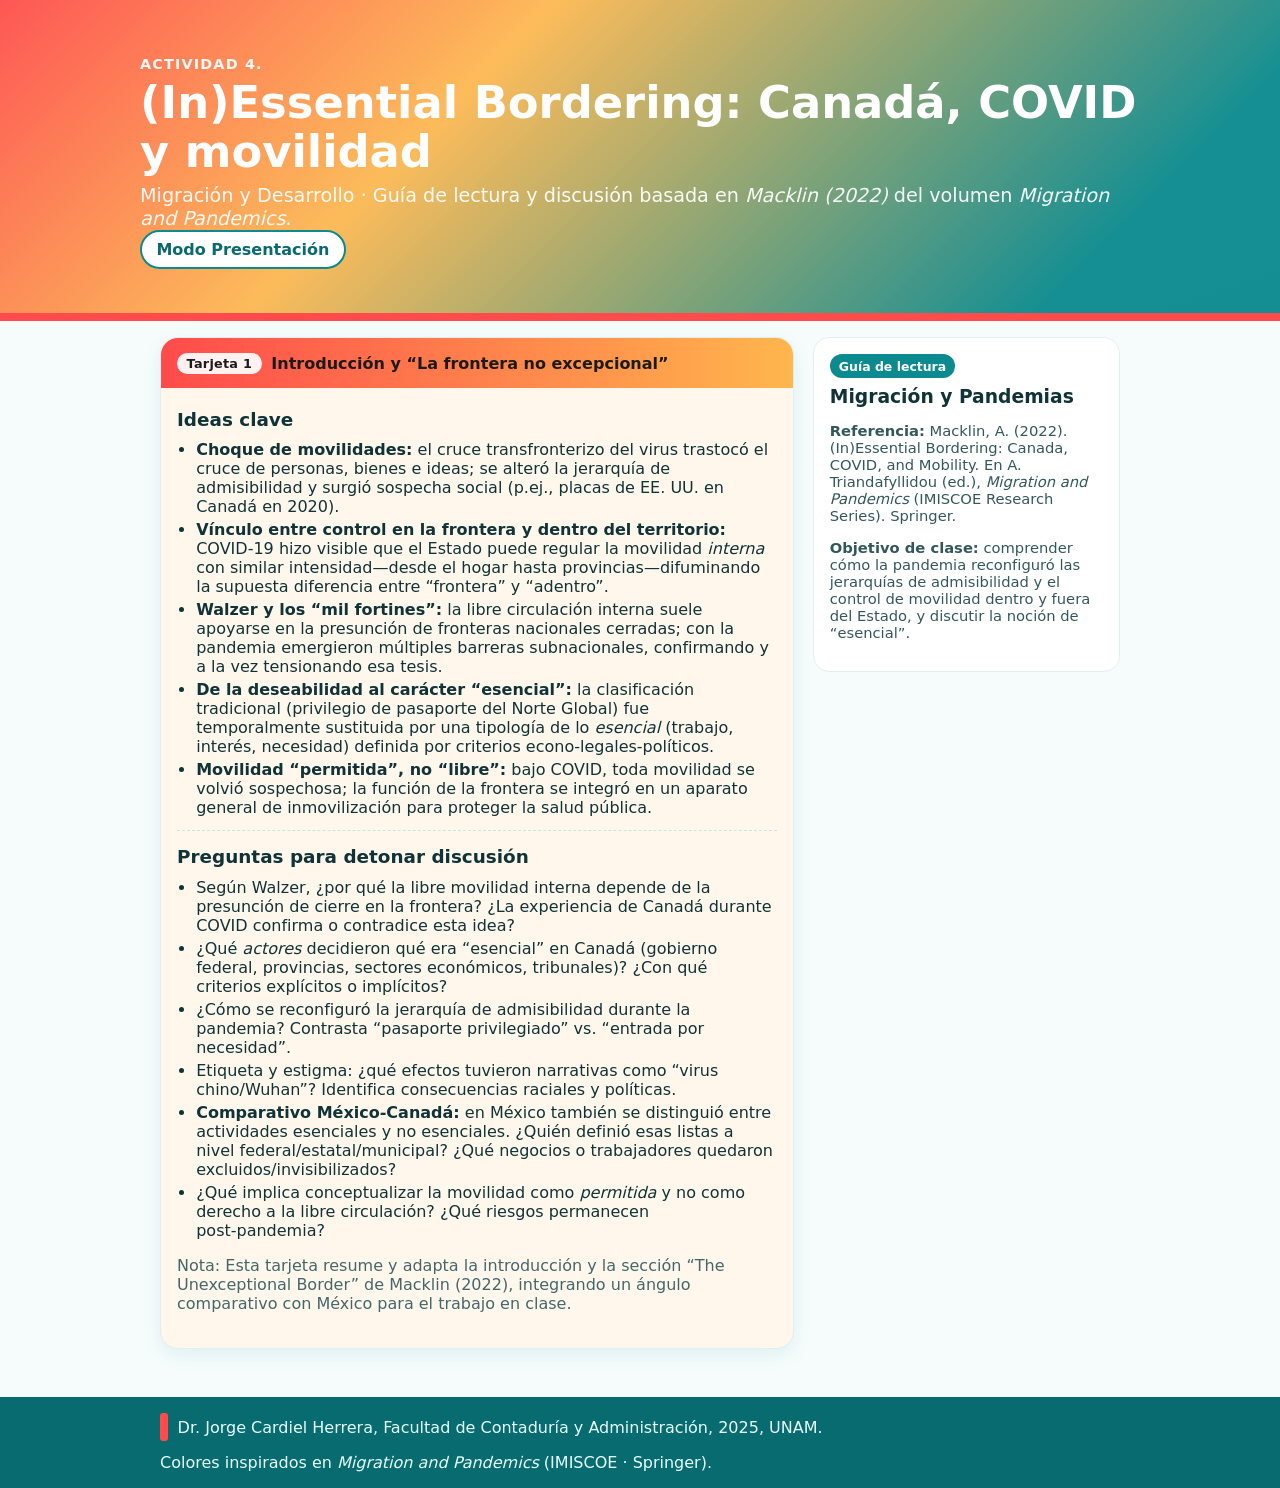
<file: myd/index.html>
<!DOCTYPE html>
<html lang="es">
<head>
  <meta charset="utf-8" />
  <meta name="viewport" content="width=device-width, initial-scale=1" />
  <title>Actividad 4 · (In)Essential Bordering: Canadá, COVID y movilidad</title>
  <link rel="stylesheet" href="css/styles.css" />
  <style>
    :root{
      --teal:#0b8a8f;
      --teal-dark:#086b6f;
      --sun:#ffb64d;
      --coral:#ff4b4b;
      --cream:#fff7ec;
      --ink:#103338;
    }
    *{box-sizing:border-box}
    html,body{margin:0;padding:0;font-family:system-ui,-apple-system,Segoe UI,Roboto,Helvetica,Arial,sans-serif;color:var(--ink);background:#f6fcfc}
    a{color:var(--teal-dark);text-decoration:none}
    a:hover{text-decoration:underline}
    header{position:relative;overflow:hidden;color:white}
    .hero{
      padding:3.5rem 1.25rem 2.75rem;
      background: linear-gradient(135deg, rgba(255,75,75,.92), rgba(255,182,77,.90) 35%, rgba(11,138,143,.95) 85%), url('data:image/svg+xml;utf8,<svg xmlns="http://www.w3.org/2000/svg" width="1200" height="400"><defs><linearGradient id="g" x1="0" y1="0" x2="1" y2="1"><stop offset="0%" stop-color="%23ffb64d"/><stop offset="100%" stop-color="%230b8a8f"/></linearGradient></defs><rect width="1200" height="400" fill="url(%23g)" opacity="0.25"/></svg>');
      background-size:cover;
      border-bottom:8px solid var(--coral);
    }
    .hero-inner{max-width:1000px;margin:0 auto}
    .kicker{letter-spacing:.08em;text-transform:uppercase;font-weight:800;font-size:.9rem;opacity:.95}
    .title{margin:.35rem 0 0;font-size:clamp(1.6rem,4.2vw,2.8rem);font-weight:900;line-height:1.1}
    .subtitle{margin:.5rem 0 0;font-size:clamp(1rem,2.3vw,1.2rem);opacity:.95}
    .container{max-width:1000px;margin:0 auto;padding:1rem 1.25rem}
    .grid{display:grid;gap:1.2rem}
    @media (min-width:760px){
      .grid{grid-template-columns:repeat(12,1fr)}
      .col-8{grid-column:span 8}
      .col-4{grid-column:span 4}
    }
    .card{background:var(--cream);border-radius:18px;border:1px solid #e3efef;box-shadow:0 6px 18px rgba(11,138,143,.10);overflow:hidden}
    .card-header{display:flex;align-items:center;gap:.6rem;padding:.9rem 1rem;background:linear-gradient(90deg,var(--coral),var(--sun));color:#1b1b1b;font-weight:800}
    .pill{background:rgba(255,255,255,.92);padding:.2rem .6rem;border-radius:999px;font-size:.8rem;letter-spacing:.02em}
    .card-body{padding:1.1rem 1rem 1.2rem}
    .h3{margin:.2rem 0 .65rem;font-size:1.15rem}
    .muted{color:#44676c}
    ul{margin:.4rem 0 .8rem;padding-left:1.2rem}
    li{margin:.25rem 0}
    .q-list{border-top:1px dashed #cbe3e5;padding-top:.75rem;margin-top:.75rem}
    .panel{background:white;border:1px solid #e3efef;border-radius:16px;padding:1rem;position:sticky;top:1rem}
    .badge{display:inline-block;background:var(--teal);color:white;border-radius:999px;padding:.28rem .55rem;font-size:.78rem;font-weight:700}
    .meta{font-size:.92rem;color:#33585c}
    footer{margin-top:2rem;background:var(--teal-dark);color:#e6ffff}
    .footer-inner{max-width:1000px;margin:0 auto;padding:1rem 1.25rem;display:flex;flex-wrap:wrap;align-items:center;gap:.75rem;justify-content:space-between}
    .brand{display:flex;align-items:center;gap:.6rem}
    .brand .stripe{width:8px;height:28px;background:var(--coral);border-radius:3px}
    .add{display:inline-flex;align-items:center;gap:.5rem;border:2px solid var(--teal);border-radius:999px;padding:.5rem .9rem;font-weight:700;background:white}
    .add:hover{background:#ebfffe}
  </style>
</head>
<body>
  <header>
    <div class="hero">
      <div class="hero-inner">
        <div class="kicker">Actividad 4.</div>
        <h1 class="title">(In)Essential Bordering: Canadá, COVID y movilidad</h1>
        <p class="subtitle">Migración y Desarrollo · Guía de lectura y discusión basada en <em>Macklin (2022)</em> del volumen <em>Migration and Pandemics</em>.</p>
        <a href="presentacion.html" class="add">Modo Presentación</a>
      </div>
    </div>
  </header>

  <main class="container">
    <div class="grid">
      <section class="col-8">
        <article class="card" id="t1">
          <div class="card-header">
            <span class="pill">Tarjeta 1</span>
            Introducción y “La frontera no excepcional”
          </div>
          <div class="card-body">
            <h3 class="h3">Ideas clave</h3>
            <ul>
              <li><strong>Choque de movilidades:</strong> el cruce transfronterizo del virus trastocó el cruce de personas, bienes e ideas; se alteró la jerarquía de admisibilidad y surgió sospecha social (p.ej., placas de EE.&nbsp;UU. en Canadá en 2020).</li>
              <li><strong>Vínculo entre control en la frontera y dentro del territorio:</strong> COVID-19 hizo visible que el Estado puede regular la movilidad <em>interna</em> con similar intensidad—desde el hogar hasta provincias—difuminando la supuesta diferencia entre “frontera” y “adentro”.</li>
              <li><strong>Walzer y los “mil fortines”:</strong> la libre circulación interna suele apoyarse en la presunción de fronteras nacionales cerradas; con la pandemia emergieron múltiples barreras subnacionales, confirmando y a la vez tensionando esa tesis.</li>
              <li><strong>De la deseabilidad al carácter “esencial”:</strong> la clasificación tradicional (privilegio de pasaporte del Norte Global) fue temporalmente sustituida por una tipología de lo <em>esencial</em> (trabajo, interés, necesidad) definida por criterios econo‑legales‑políticos.</li>
              <li><strong>Movilidad “permitida”, no “libre”:</strong> bajo COVID, toda movilidad se volvió sospechosa; la función de la frontera se integró en un aparato general de inmovilización para proteger la salud pública.</li>
            </ul>

            <div class="q-list">
              <h3 class="h3">Preguntas para detonar discusión</h3>
              <ul>
                <li>Según Walzer, ¿por qué la libre movilidad interna depende de la presunción de cierre en la frontera? ¿La experiencia de Canadá durante COVID confirma o contradice esta idea?</li>
                <li>¿Qué <em>actores</em> decidieron qué era “esencial” en Canadá (gobierno federal, provincias, sectores económicos, tribunales)? ¿Con qué criterios explícitos o implícitos?</li>
                <li>¿Cómo se reconfiguró la jerarquía de admisibilidad durante la pandemia? Contrasta “pasaporte privilegiado” vs. “entrada por necesidad”.</li>
                <li>Etiqueta y estigma: ¿qué efectos tuvieron narrativas como “virus chino/Wuhan”? Identifica consecuencias raciales y políticas.</li>
                <li><strong>Comparativo México‑Canadá:</strong> en México también se distinguió entre actividades esenciales y no esenciales. ¿Quién definió esas listas a nivel federal/estatal/municipal? ¿Qué negocios o trabajadores quedaron excluidos/invisibilizados?</li>
                <li>¿Qué implica conceptualizar la movilidad como <em>permitida</em> y no como derecho a la libre circulación? ¿Qué riesgos permanecen post‑pandemia?</li>
              </ul>
            </div>

            <p class="muted">Nota: Esta tarjeta resume y adapta la introducción y la sección “The Unexceptional Border” de Macklin (2022), integrando un ángulo comparativo con México para el trabajo en clase.</p>
          </div>
        </article>
      </section>

      <aside class="col-4">
        <div class="panel">
          <span class="badge">Guía de lectura</span>
          <h3 style="margin:.5rem 0 0">Migración y Pandemias</h3>
          <p class="meta"><strong>Referencia:</strong> Macklin, A. (2022). (In)Essential Bordering: Canada, COVID, and Mobility. En A. Triandafyllidou (ed.), <em>Migration and Pandemics</em> (IMISCOE Research Series). Springer.</p>
          <p class="meta"><strong>Objetivo de clase:</strong> comprender cómo la pandemia reconfiguró las jerarquías de admisibilidad y el control de movilidad dentro y fuera del Estado, y discutir la noción de “esencial”.</p>
        </div>
      </aside>
    </div>
  </main>

  <footer>
    <div class="footer-inner">
      <div class="brand"><span class="stripe"></span>
        <div>Dr. Jorge Cardiel Herrera, Facultad de Contaduría y Administración, 2025, UNAM.</div>
      </div>
      <div>Colores inspirados en <em>Migration and Pandemics</em> (IMISCOE · Springer).</div>
    </div>
  </footer>
</body>
</html>
</file>
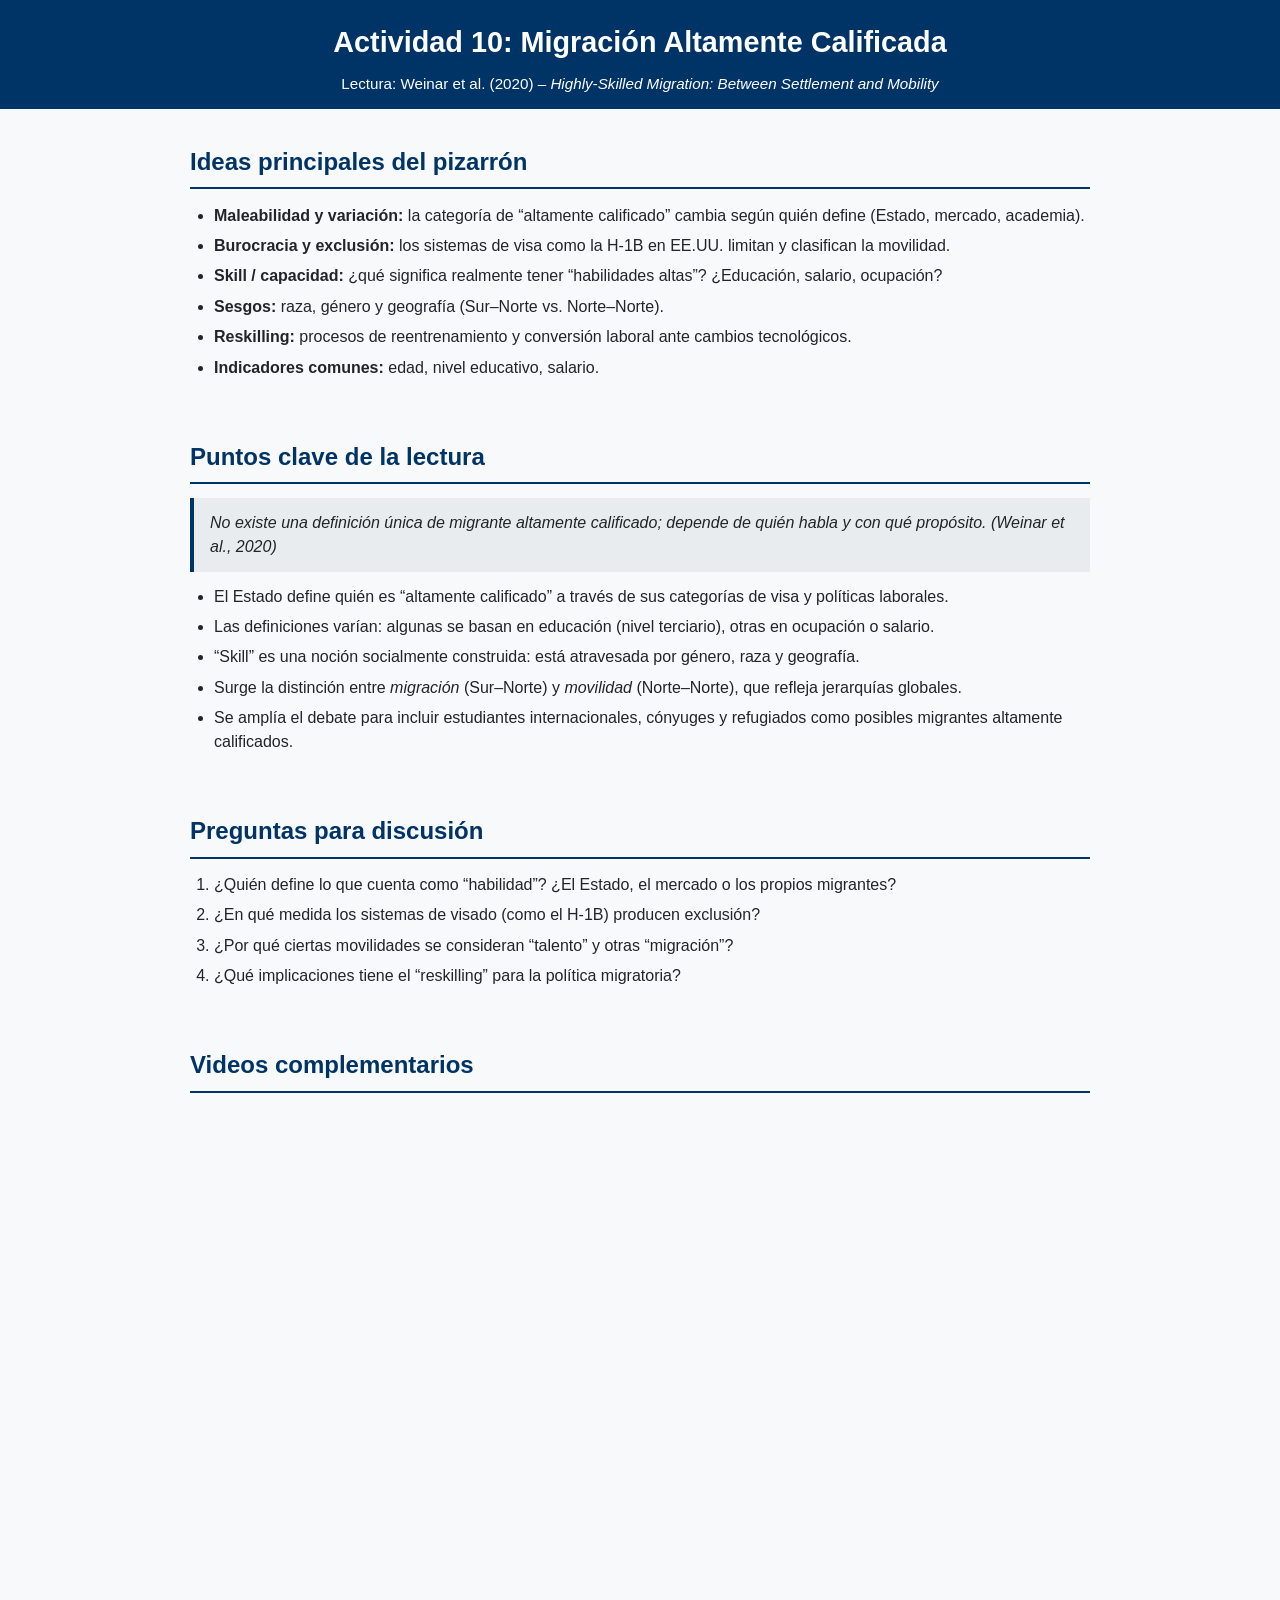
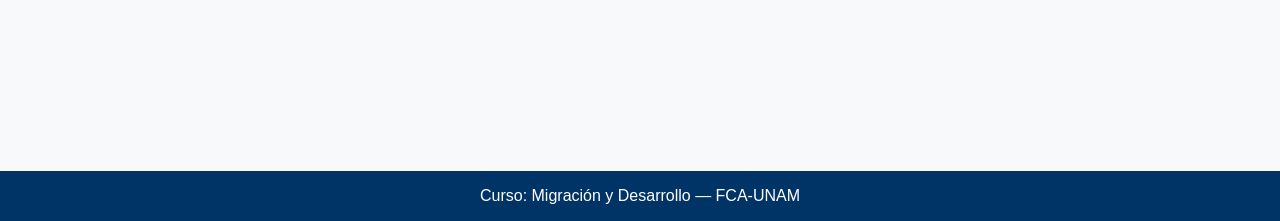
<file: act10.html>
<!DOCTYPE html>
<html lang="es">
<head>
<meta charset="UTF-8">
<meta name="viewport" content="width=device-width, initial-scale=1.0">
<title>Migración Altamente Calificada</title>
<style>
  body {
    font-family: "Helvetica", sans-serif;
    background-color: #f8f9fa;
    color: #212529;
    margin: 0;
    padding: 0;
    line-height: 1.5;
  }
  header {
    background-color: #003366;
    color: white;
    padding: 0.8em 1.2em;
    text-align: center;
  }
  header h1 {
    margin: 0.3em 0;
    font-size: 1.8em;
  }
  header p {
    margin: 0.3em 0 0 0;
    font-size: 0.95em;
  }
  section {
    padding: 1em 2em;
    max-width: 900px;
    margin: 0 auto;
  }
  h2 {
    color: #003366;
    border-bottom: 2px solid #003366;
    padding-bottom: 0.3em;
    margin: 0.8em 0 0.6em 0;
    font-size: 1.5em;
  }
  ul, ol {
    margin: 0.5em 0;
    padding-left: 1.5em;
  }
  li {
    margin: 0.4em 0;
  }
  .video-container {
    display: grid;
    grid-template-columns: repeat(auto-fit, minmax(300px, 1fr));
    gap: 1em;
  }
  iframe {
    width: 100%;
    height: 200px;
    border: none;
  }
  .quote {
    font-style: italic;
    background: #e9ecef;
    padding: 0.8em 1em;
    border-left: 4px solid #003366;
    margin: 0.8em 0;
  }
  footer {
    background: #003366;
    color: white;
    text-align: center;
    padding: 0.8em;
    margin-top: 1em;
  }
  footer p {
    margin: 0;
  }
</style>
</head>
<body>

<header>
  <h1>Actividad 10: Migración Altamente Calificada</h1>
  <p>Lectura: Weinar et al. (2020) – <em>Highly-Skilled Migration: Between Settlement and Mobility</em></p>
</header>

<section>
  <h2>Ideas principales del pizarrón</h2>
  <ul>
    <li><strong>Maleabilidad y variación:</strong> la categoría de “altamente calificado” cambia según quién define (Estado, mercado, academia).</li>
    <li><strong>Burocracia y exclusión:</strong> los sistemas de visa como la H-1B en EE.UU. limitan y clasifican la movilidad.</li>
    <li><strong>Skill / capacidad:</strong> ¿qué significa realmente tener “habilidades altas”? ¿Educación, salario, ocupación?</li>
    <li><strong>Sesgos:</strong> raza, género y geografía (Sur–Norte vs. Norte–Norte).</li>
    <li><strong>Reskilling:</strong> procesos de reentrenamiento y conversión laboral ante cambios tecnológicos.</li>
    <li><strong>Indicadores comunes:</strong> edad, nivel educativo, salario.</li>
  </ul>
</section>

<section>
  <h2>Puntos clave de la lectura</h2>
  <div class="quote">
    No existe una definición única de migrante altamente calificado; depende de quién habla y con qué propósito. (Weinar et al., 2020)
  </div>
  <ul>
    <li>El Estado define quién es “altamente calificado” a través de sus categorías de visa y políticas laborales.</li>
    <li>Las definiciones varían: algunas se basan en educación (nivel terciario), otras en ocupación o salario.</li>
    <li>“Skill” es una noción socialmente construida: está atravesada por género, raza y geografía.</li>
    <li>Surge la distinción entre <em>migración</em> (Sur–Norte) y <em>movilidad</em> (Norte–Norte), que refleja jerarquías globales.</li>
    <li>Se amplía el debate para incluir estudiantes internacionales, cónyuges y refugiados como posibles migrantes altamente calificados.</li>
  </ul>
</section>

<section>
  <h2>Preguntas para discusión</h2>
  <ol>
    <li>¿Quién define lo que cuenta como “habilidad”? ¿El Estado, el mercado o los propios migrantes?</li>
    <li>¿En qué medida los sistemas de visado (como el H-1B) producen exclusión?</li>
    <li>¿Por qué ciertas movilidades se consideran “talento” y otras “migración”?</li>
    <li>¿Qué implicaciones tiene el “reskilling” para la política migratoria?</li>
  </ol>
</section>

<section>
  <h2>Videos complementarios</h2>
  <div class="video-container">
    <iframe src="https://www.youtube.com/embed/oVGC1X2Slx4" allowfullscreen></iframe>
    <iframe src="https://www.youtube.com/embed/YHVNWtBuDVk" allowfullscreen></iframe>
    <iframe src="https://www.youtube.com/embed/P5v8vopYNLk" allowfullscreen></iframe>
    <iframe src="https://www.youtube.com/embed/p_jjJMoPHVA" allowfullscreen></iframe>
    <iframe src="https://www.youtube.com/embed/sJNxT-I7L6s" allowfullscreen></iframe>
    <iframe src="https://www.youtube.com/embed/m2TFHLIoG88" allowfullscreen></iframe>
  </div>
</section>

<footer>
  <p>Curso: Migración y Desarrollo — FCA-UNAM</p>
</footer>

</body>
</html>
</file>
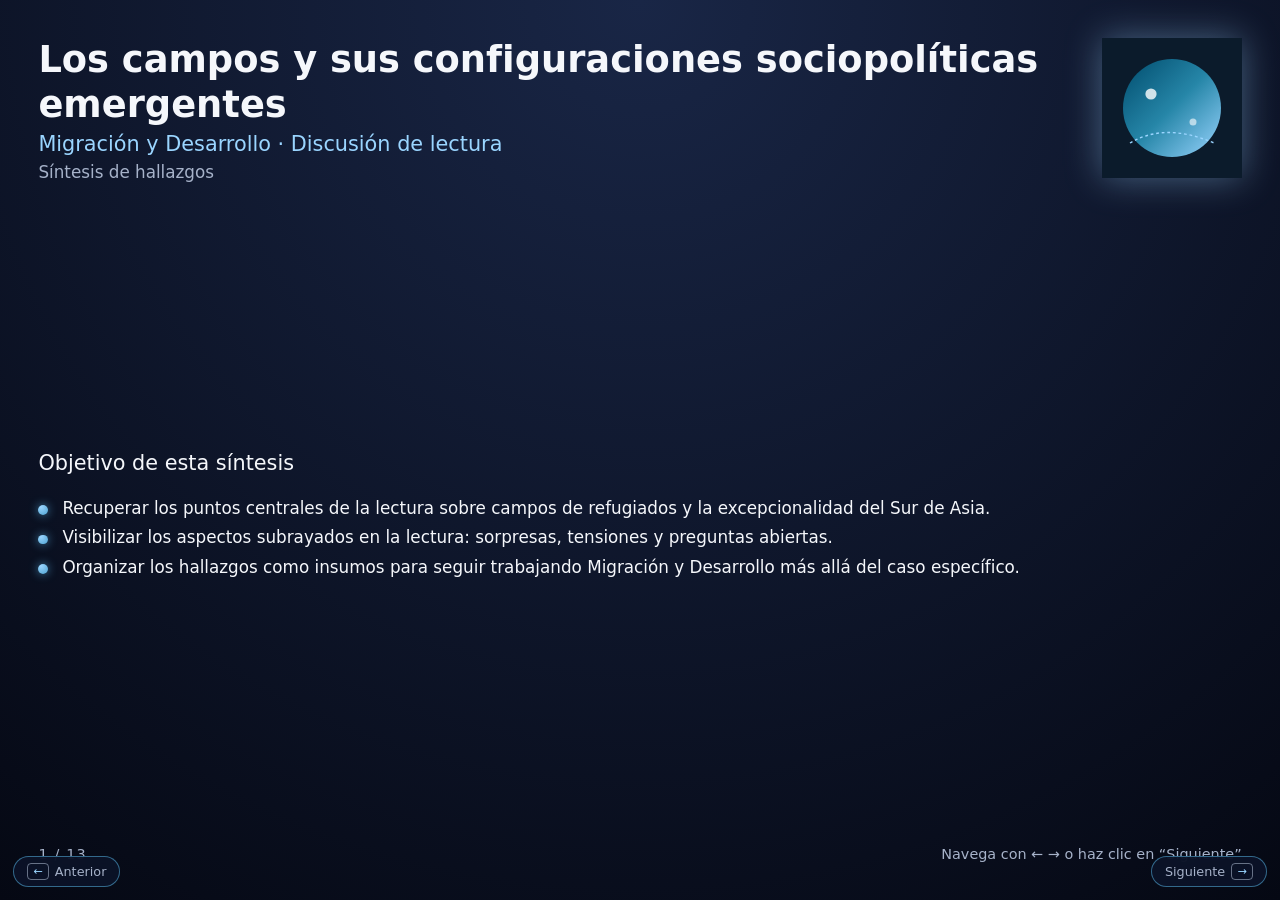
<file: act11.html>
<!DOCTYPE html>
<html lang="es">
<head>
  <meta charset="UTF-8" />
  <title>Los campos y sus configuraciones sociopolíticas emergentes</title>
  <meta name="viewport" content="width=device-width, initial-scale=1.0" />
  <style>
    :root {
      --bg: #050813;
      --bg-alt: #0b1220;
      --card: #121929;
      --accent: #4fa3d1;
      --accent-soft: #9ad5ff;
      --text: #f5f7fb;
      --muted: #a6b2c9;
    }

    * {
      box-sizing: border-box;
      margin: 0;
      padding: 0;
    }

    body {
      font-family: system-ui, -apple-system, BlinkMacSystemFont, "Segoe UI",
        sans-serif;
      background: radial-gradient(circle at top, #192646, var(--bg));
      color: var(--text);
      overflow: hidden;
    }

    .deck {
      width: 100vw;
      height: 100vh;
      display: flex;
      align-items: stretch;
      justify-content: center;
      position: relative;
    }

    .slide {
      width: 100%;
      height: 100%;
      padding: clamp(1.5rem, 3vw, 3rem);
      display: none;
      flex-direction: column;
      justify-content: space-between;
    }

    .slide.active {
      display: flex;
    }

    header.slide-header {
      display: flex;
      align-items: center;
      justify-content: space-between;
      gap: 1.5rem;
      margin-bottom: 1.5rem;
    }

    .title-block h1,
    .title-block h2,
    .title-block h3 {
      line-height: 1.2;
    }

    .title-block h1 {
      font-size: clamp(1.5rem, 3vw, 2.3rem);
      font-weight: 700;
    }

    .title-block h2 {
      font-size: clamp(1rem, 2vw, 1.3rem);
      font-weight: 500;
      color: var(--accent-soft);
      margin-top: 0.35rem;
    }

    .title-block h3 {
      font-size: clamp(0.9rem, 1.6vw, 1.05rem);
      font-weight: 400;
      color: var(--muted);
      margin-top: 0.3rem;
    }

    .svg-wrap {
      flex-shrink: 0;
    }

    .svg-wrap img {
      width: min(28vw, 140px);
      max-width: 160px;
      filter: drop-shadow(0 0 18px rgba(154, 213, 255, 0.4));
    }

    main.slide-body {
      flex: 1;
      display: flex;
      flex-direction: column;
      justify-content: center;
      gap: 1.1rem;
    }

    .lead {
      font-size: clamp(1.1rem, 2vw, 1.3rem);
      font-weight: 500;
      margin-bottom: 0.3rem;
    }

    ul.points {
      list-style: none;
      display: flex;
      flex-direction: column;
      gap: 0.6rem;
      font-size: clamp(0.98rem, 1.6vw, 1.05rem);
    }

    ul.points li {
      position: relative;
      padding-left: 1.5rem;
      opacity: 0;
      transform: translateY(8px);
      transition: opacity 0.5s ease, transform 0.5s ease;
    }

    ul.points li::before {
      content: "";
      position: absolute;
      left: 0;
      top: 0.45em;
      width: 0.6rem;
      height: 0.6rem;
      border-radius: 999px;
      background: radial-gradient(circle at 30% 20%, var(--accent-soft), var(--accent));
      box-shadow: 0 0 10px rgba(79, 163, 209, 0.8);
    }

    ul.points li.visible {
      opacity: 1;
      transform: translateY(0);
    }

    .note {
      font-size: clamp(0.85rem, 1.3vw, 0.95rem);
      color: var(--muted);
      margin-top: 0.35rem;
    }

    footer.slide-footer {
      display: flex;
      align-items: center;
      justify-content: space-between;
      margin-top: 1.5rem;
      font-size: clamp(0.78rem, 1.2vw, 0.9rem);
      color: var(--muted);
      gap: 1rem;
    }

    .pager {
      letter-spacing: 0.08em;
      text-transform: uppercase;
    }

    .hint {
      text-align: right;
    }

    .controls {
      position: fixed;
      inset-inline: 0.8rem;
      bottom: 0.8rem;
      display: flex;
      justify-content: space-between;
      pointer-events: none;
      font-size: 0.8rem;
      color: var(--muted);
    }

    .control-chip {
      pointer-events: auto;
      background: rgba(12, 19, 41, 0.9);
      border-radius: 999px;
      padding: 0.4rem 0.8rem;
      border: 1px solid rgba(79, 163, 209, 0.6);
      display: inline-flex;
      align-items: center;
      gap: 0.35rem;
      cursor: pointer;
      backdrop-filter: blur(8px);
    }

    .control-chip span.key {
      border-radius: 4px;
      border: 1px solid rgba(166, 178, 201, 0.6);
      padding: 0.05rem 0.35rem;
      font-size: 0.7rem;
      color: var(--accent-soft);
    }

    .floating {
      animation: float 6s ease-in-out infinite;
    }

    @keyframes float {
      0% { transform: translateY(0); }
      50% { transform: translateY(-6px); }
      100% { transform: translateY(0); }
    }

    .video-grid {
      display: grid;
      grid-template-columns: repeat(auto-fit, minmax(280px, 1fr));
      gap: 1rem;
      max-height: 60vh;
      overflow-y: auto;
      padding-right: 0.5rem;
    }

    .video-card {
      background: var(--card);
      border: 1px solid rgba(79, 163, 209, 0.3);
      border-radius: 8px;
      overflow: hidden;
      transition: transform 0.3s ease, box-shadow 0.3s ease;
    }

    .video-card:hover {
      transform: translateY(-4px);
      box-shadow: 0 8px 24px rgba(79, 163, 209, 0.2);
    }

    .video-card iframe {
      width: 100%;
      height: 160px;
      border: none;
      display: block;
    }

    .video-link {
      padding: 0.6rem;
      background: rgba(79, 163, 209, 0.1);
      display: flex;
      align-items: center;
      justify-content: space-between;
      gap: 0.5rem;
    }

    .video-link a {
      color: var(--accent-soft);
      text-decoration: none;
      font-size: 0.85rem;
      overflow: hidden;
      text-overflow: ellipsis;
      white-space: nowrap;
      flex: 1;
    }

    .video-link a:hover {
      text-decoration: underline;
    }

    .copy-btn {
      background: var(--accent);
      color: var(--bg);
      border: none;
      padding: 0.3rem 0.6rem;
      border-radius: 4px;
      font-size: 0.75rem;
      cursor: pointer;
      transition: background 0.2s ease;
      flex-shrink: 0;
    }

    .copy-btn:hover {
      background: var(--accent-soft);
    }

    .copy-btn:active {
      transform: scale(0.95);
    }

    @media (max-width: 720px) {
      header.slide-header {
        flex-direction: row;
        align-items: flex-start;
      }
      .svg-wrap img {
        width: 96px;
      }
      main.slide-body {
        justify-content: flex-start;
      }
    }

    @media (max-width: 520px) {
      header.slide-header {
        flex-direction: column-reverse;
        align-items: flex-start;
      }
      .svg-wrap img {
        width: 90px;
      }
    }
  </style>
</head>
<body>
  <div class="deck">

    <!-- Slide 1: Portada -->
    <section class="slide active" data-slide="1">
      <header class="slide-header">
        <div class="title-block">
          <h1>Los campos y sus configuraciones sociopolíticas emergentes</h1>
          <h2>Migración y Desarrollo · Discusión de lectura</h2>
          <h3>Síntesis de hallazgos</h3>
        </div>
        <div class="svg-wrap">
          <img class="floating"
            src="[data-uri]" alt="Icono campo" />
        </div>
      </header>
      <main class="slide-body">
        <p class="lead">Objetivo de esta síntesis</p>
        <ul class="points">
          <li>Recuperar los puntos centrales de la lectura sobre campos de refugiados y la excepcionalidad del Sur de Asia.</li>
          <li>Visibilizar los aspectos subrayados en la lectura: sorpresas, tensiones y preguntas abiertas.</li>
          <li>Organizar los hallazgos como insumos para seguir trabajando Migración y Desarrollo más allá del caso específico.</li>
        </ul>
      </main>
      <footer class="slide-footer">
        <span class="pager">1 / 13</span>
        <span class="hint">Navega con ← → o haz clic en “Siguiente”</span>
      </footer>
    </section>

    <!-- Slide 2: Descentrar la mirada -->
    <section class="slide" data-slide="2">
      <header class="slide-header">
        <div class="title-block">
          <h1>1. Descentrar el eurocentrismo</h1>
          <h2>¿Desde dónde se han pensado los campos?</h2>
        </div>
        <div class="svg-wrap">
          <img class="floating"
            src="[data-uri]" alt="Icono lista" />
        </div>
      </header>
      <main class="slide-body">
        <p class="lead">Lo que se identifica en la lectura:</p>
        <ul class="points">
          <li>Gran parte de la teoría sobre campamentos se construyó desde la experiencia europea de las guerras mundiales.</li>
          <li>Sin embargo, la mayoría de los campos de refugiados actuales se encuentran en el Sur Global (África, Asia del Sur).</li>
          <li>Se percibe la necesidad de "descentrar Europa" para entender la complejidad histórica, colonial y poscolonial de estos espacios.</li>
          <li>La lectura funciona como corrección de perspectiva: no se puede analizar migración forzada solo con marcos del Norte Global.</li>
        </ul>
      </main>
      <footer class="slide-footer">
        <span class="pager">2 / 13</span>
        <span class="hint">Tema: crítica al marco eurocéntrico</span>
      </footer>
    </section>

    <!-- Slide 3: Origen colonial -->
    <section class="slide" data-slide="3">
      <header class="slide-header">
        <div class="title-block">
          <h1>2. Origen colonial de los campos</h1>
          <h2>De la contención militar al dispositivo humanitario</h2>
        </div>
        <div class="svg-wrap">
          <img class="floating"
            src="[data-uri]" alt="Icono campo" />
        </div>
      </header>
      <main class="slide-body">
        <p class="lead">Puntos centrales del análisis:</p>
        <ul class="points">
          <li>Los primeros campos no fueron pensados para "proteger" refugiados, sino como herramientas coloniales de control poblacional.</li>
          <li>Campos de prisioneros de guerra, cuarentenas, trabajo forzado y concentración funcionaron como laboratorios de segregación.</li>
          <li>El Imperio británico usó el cercado con alambre de púas para gestionar "poblaciones problemáticas" en India, Sudáfrica y otras colonias.</li>
          <li>El dispositivo humanitario actual arrastra ese ADN colonial: separar, clasificar y administrar cuerpos en nombre de la protección.</li>
        </ul>
      </main>
      <footer class="slide-footer">
        <span class="pager">3 / 13</span>
        <span class="hint">Del laboratorio colonial al campo contemporáneo</span>
      </footer>
    </section>

    <!-- Slide 4: Campo ambivalente -->
    <section class="slide" data-slide="4">
      <header class="slide-header">
        <div class="title-block">
          <h1>3. El campo como espacio ambivalente</h1>
          <h2>Refugio y encierro al mismo tiempo</h2>
        </div>
        <div class="svg-wrap">
          <img class="floating"
            src="[data-uri]" alt="Icono lista" />
        </div>
      </header>
      <main class="slide-body">
        <p class="lead">La paradoja central:</p>
        <ul class="points">
          <li>El campo ofrece refugio, comida, agua, atención médica básica y cierta seguridad frente a la violencia externa.</li>
          <li>Pero al mismo tiempo limita la movilidad, separa a los refugiados de la población nacional y los clasifica como "vulnerables" o "peligrosos".</li>
          <li>Los campamentos se convierten en una "solución de facto" a la migración forzada: gestionan el problema sin resolverlo.</li>
          <li>La idea clave es que el campo encarna la tensión estructural entre cuidado y control.</li>
        </ul>
      </main>
      <footer class="slide-footer">
        <span class="pager">4 / 13</span>
        <span class="hint">Refugio ≠ integración</span>
      </footer>
    </section>

    <!-- Slide 5: Bare life y biopolítica -->
    <section class="slide" data-slide="5">
      <header class="slide-header">
        <div class="title-block">
          <h1>4. “Bare life” y biopolítica (Agamben en diálogo)</h1>
          <h2>Vidas reducidas a cuerpos administrados… pero no solo eso</h2>
        </div>
        <div class="svg-wrap">
          <img class="floating"
            src="[data-uri]" alt="Icono círculo" />
        </div>
      </header>
      <main class="slide-body">
        <p class="lead">Ideas teóricas centrales:</p>
        <ul class="points">
          <li>Se retoma la noción de "bare life": el refugiado es incluido solo a través de su exclusión del cuerpo político.</li>
          <li>La acción humanitaria se vuelve biopolítica: se administra la vida para evitar la muerte, pero sin garantizar ciudadanía ni derechos plenos.</li>
          <li>El capítulo discute a Agamben: los campos no son solo espacios de despojo total, también hay subjetividades múltiples y disputas.</li>
          <li>Esta matización resulta clave para no romantizar ni simplificar la condición de los refugiados.</li>
        </ul>
      </main>
      <footer class="slide-footer">
        <span class="pager">5 / 13</span>
        <span class="hint">Teoría crítica en diálogo con la experiencia del Sur de Asia</span>
      </footer>
    </section>

    <!-- Slide 6: Excepcionalidad del Sur de Asia -->
    <section class="slide" data-slide="6">
      <header class="slide-header">
        <div class="title-block">
          <h1>5. Excepcionalidad del Sur de Asia</h1>
          <h2>Pertenencia, lugar y “doble excepción”</h2>
        </div>
        <div class="svg-wrap">
          <img class="floating"
            src="[data-uri]" alt="Icono mapa" />
        </div>
      </header>
      <main class="slide-body">
        <p class="lead">Aspectos centrales del caso:</p>
        <ul class="points">
          <li>En el Sur de Asia, los refugiados suelen compartir lengua, religión y prácticas culturales con la sociedad de acogida.</li>
          <li>Eso cuestiona la idea del campo como "no-lugar": allí también se construyen historia, relaciones e identidad.</li>
          <li>Los campos actúan como heterotopías: espacios que reflejan la utopía del Estado-nación homogéneo, pero donde surge pertenencia.</li>
          <li>Se plantea una "doble excepción": cercanía cultural + exclusión legal que se prolonga en el tiempo.</li>
        </ul>
      </main>
      <footer class="slide-footer">
        <span class="pager">6 / 13</span>
        <span class="hint">Lugar, no-lugar y heterotopía en el refugio</span>
      </footer>
    </section>

    <!-- Slide 7: Gobernanza humanitaria y jerarquías -->
    <section class="slide" data-slide="7">
      <header class="slide-header">
        <div class="title-block">
          <h1>6. Gobernanza humanitaria y jerarquías</h1>
          <h2>El “ciclo del refugiado” y la vida administrada</h2>
        </div>
        <div class="svg-wrap">
          <img class="floating"
            src="[data-uri]" alt="Icono biopolítica" />
        </div>
      </header>
      <main class="slide-body">
        <p class="lead">Elementos de la gobernanza humanitaria:</p>
        <ul class="points">
          <li>El funcionamiento del campo depende de Estados receptores, ACNUR y otras organizaciones que proveen ayuda y financiamiento.</li>
          <li>Se produce una jerarquía de vulnerabilidades que determina quién accede a educación, trabajo u otros "privilegios".</li>
          <li>El llamado "ciclo del refugiado" (cruzar la frontera – recibir ayuda – esperar repatriación) rara vez se cierra en la práctica.</li>
          <li>Se plantea la crítica a la ayuda como mecanismo que perpetúa dependencia y pospone soluciones políticas reales.</li>
        </ul>
      </main>
      <footer class="slide-footer">
        <span class="pager">7 / 13</span>
        <span class="hint">Humanitarismo, administración y dependencia</span>
      </footer>
    </section>

    <!-- Slide 8: Agencia y resistencia -->
    <section class="slide" data-slide="8">
      <header class="slide-header">
        <div class="title-block">
          <h1>7. Subjetividades y resistencia en los campos</h1>
          <h2>Los refugiados no son actores pasivos</h2>
        </div>
        <div class="svg-wrap">
          <img class="floating"
            src="[data-uri]" alt="Icono comunidad" />
        </div>
      </header>
      <main class="slide-body">
        <p class="lead">Lo que la lectura resalta:</p>
        <ul class="points">
          <li>Los campos también son espacios donde se crean comunidades, economías locales y formas de organización cotidiana.</li>
          <li>Las personas refugiadas negocian recursos, reclaman derechos y construyen un sentido de lugar incluso en condiciones de encierro.</li>
          <li>Se habla de "múltiples subjetividades" que emergen en el día a día: redes de apoyo, prácticas culturales, vida política interna.</li>
          <li>Resulta importante no reducir el campo a pura victimización: hay agencia, resistencia y creatividad social.</li>
        </ul>
      </main>
      <footer class="slide-footer">
        <span class="pager">8 / 13</span>
        <span class="hint">Más allá de la imagen del refugiado pasivo</span>
      </footer>
    </section>

    <!-- Slide 9: Europa contemporánea -->
    <section class="slide" data-slide="9">
      <header class="slide-header">
        <div class="title-block">
          <h1>8. Puente con Europa contemporánea</h1>
          <h2>Racismo, populismo y neoliberalismo en los campamentos</h2>
        </div>
        <div class="svg-wrap">
          <img class="floating"
            src="[data-uri]" alt="Icono Europa" />
        </div>
      </header>
      <main class="slide-body">
        <p class="lead">Conexiones con otros casos contemporáneos:</p>
        <ul class="points">
          <li>El marco de análisis se puede aplicar a los campamentos de migrantes en Europa: espacios de exclusión, vigilancia y precariedad.</li>
          <li>Se observa el vínculo entre racismo estructural, populismo antiinmigrante y políticas de contención.</li>
          <li>Aparece la dimensión neoliberal: empresas de seguridad y proveedores privados que "gestionan" la experiencia migrante.</li>
          <li>Esto permite ver los campos como parte de un modelo global de control migratorio, no solo como casos aislados.</li>
        </ul>
      </main>
      <footer class="slide-footer">
        <span class="pager">9 / 13</span>
        <span class="hint">Del Sur de Asia a la frontera europea</span>
      </footer>
    </section>

    <!-- Slide 10: Tensiones y preguntas -->
    <section class="slide" data-slide="10">
      <header class="slide-header">
        <div class="title-block">
          <h1>9. Tensiones que el grupo quiere seguir trabajando</h1>
          <h2>Preguntas que quedaron abiertas</h2>
        </div>
        <div class="svg-wrap">
          <img class="floating"
            src="[data-uri]" alt="Icono preguntas" />
        </div>
      </header>
      <main class="slide-body">
        <p class="lead">Tensiones y preguntas abiertas:</p>
        <ul class="points">
          <li>¿Puede existir un campo “humanitario” que no funcione al mismo tiempo como dispositivo de exclusión?</li>
          <li>¿Qué alternativas hay a la lógica del campamento en la gestión de la migración forzada?</li>
          <li>Si hay afinidad cultural entre refugiados y sociedad de acogida, ¿por qué no se traducen en derechos y ciudadanía?</li>
          <li>¿Hasta qué punto el humanitarismo neutraliza la dimensión política de la migración al reducirla a “gestión de cuerpos vulnerables”?</li>
        </ul>
      </main>
      <footer class="slide-footer">
        <span class="pager">10 / 13</span>
        <span class="hint">Preguntas guía para las próximas sesiones</span>
      </footer>
    </section>

    <!-- Slide 11: Aportes al curso -->
    <section class="slide" data-slide="11">
      <header class="slide-header">
        <div class="title-block">
          <h1>10. ¿Qué aporta esta lectura a Migración y Desarrollo?</h1>
          <h2>Claves que el grupo recuperó para el curso</h2>
        </div>
        <div class="svg-wrap">
          <img class="floating"
            src="[data-uri]" alt="Icono desarrollo" />
        </div>
      </header>
      <main class="slide-body">
        <p class="lead">Aportes al marco del curso:</p>
        <ul class="points">
          <li>Los campos de refugiados son parte de configuraciones sociopolíticas más amplias: proyectos estatales, economías globales, legados coloniales.</li>
          <li>Permiten ver cómo la migración forzada se cruza con desigualdades de clase, género, etnia y ciudadanía.</li>
          <li>La excepcionalidad del Sur de Asia abre un contraste útil para pensar América Latina y otras regiones del Sur Global.</li>
          <li>El análisis del campo como espacio de control, pero también de agencia, ayuda a complejizar la categoría de "desarrollo" en contextos de desplazamiento.</li>
        </ul>
      </main>
      <footer class="slide-footer">
        <span class="pager">11 / 13</span>
        <span class="hint">Los campos como ventana a la geopolítica del refugio</span>
      </footer>
    </section>

    <!-- Slide 12: Cierre conceptual -->
    <section class="slide" data-slide="12">
      <header class="slide-header">
        <div class="title-block">
          <h1>11. Frase de cierre para seguir pensando</h1>
          <h2>El campo como espejo del orden global</h2>
        </div>
        <div class="svg-wrap">
          <img class="floating"
            src="[data-uri]" alt="Icono cierre" />
        </div>
      </header>
      <main class="slide-body">
        <p class="lead">Idea integradora:</p>
        <ul class="points">
          <li>Los campos de refugiados no son solo espacios físicos de asistencia, sino dispositivos políticos que condensan las contradicciones del orden global contemporáneo.</li>
          <li>En ellos se materializan jerarquías geopolíticas, desigualdades económicas y decisiones sobre quién merece derechos y quién solo administración humanitaria.</li>
          <li>Al mismo tiempo, los campos son escenarios donde la vida insiste: se crean redes, memorias y proyectos de futuro incluso en condiciones de exilio prolongado.</li>
          <li>Mirar los campos desde el Sur Global permite cuestionar la supuesta neutralidad de las categorías con las que pensamos migración, frontera y desarrollo.</li>
        </ul>
      </main>
      <footer class="slide-footer">
        <span class="pager">12 / 14</span>
        <span class="hint">Para retomar en futuras actividades y evaluaciones</span>
      </footer>
    </section>

    <!-- Slide 13: Referencia APA -->
    <section class="slide" data-slide="13">
      <header class="slide-header">
        <div class="title-block">
          <h1>Referencia de la lectura (APA 7)</h1>
          <h2>Fuentes bibliográficas</h2>
        </div>
        <div class="svg-wrap">
          <img class="floating"
            src="[data-uri]" alt="Icono referencia" />
        </div>
      </header>
      <main class="slide-body">
        <p class="lead">Referencia del capítulo trabajado:</p>
        <ul class="points">
          <li><strong>Chowdhory, N., &amp; Poyil, S. T.</strong> (2022). Interrogating camps in forced migration studies: The exceptionality of South Asia. En N. Chowdhory &amp; P. Banerjee (Eds.), <em>Gender, identity and migration in India</em> (pp. 57–78). Palgrave Macmillan.</li>
        </ul>
        <p class="note">
          Presentación elaborada a partir de la discusión en clase de la asignatura <em>Migración y Desarrollo</em>.
        </p>
      </main>
      <footer class="slide-footer">
        <span class="pager">13 / 14</span>
        <span class="hint">Videos complementarios a continuación</span>
      </footer>
    </section>

    <!-- Slide 14: Videos complementarios -->
    <section class="slide" data-slide="14">
      <header class="slide-header">
        <div class="title-block">
          <h1>Videos complementarios</h1>
          <h2>Materiales audiovisuales sobre campos y migración forzada</h2>
        </div>
        <div class="svg-wrap">
          <img class="floating"
            src="[data-uri]" alt="Icono videos" />
        </div>
      </header>
      <main class="slide-body">
        <div class="video-grid">
          <div class="video-card">
            <iframe src="https://www.youtube.com/embed/867_5upU55o" allowfullscreen></iframe>
            <div class="video-link">
              <a href="https://youtu.be/867_5upU55o" target="_blank">youtu.be/867_5upU55o</a>
              <button class="copy-btn" onclick="copyToClipboard('https://youtu.be/867_5upU55o')">Copiar</button>
            </div>
          </div>
          <div class="video-card">
            <iframe src="https://www.youtube.com/embed/e-TakmEvZpA" allowfullscreen></iframe>
            <div class="video-link">
              <a href="https://youtu.be/e-TakmEvZpA" target="_blank">youtu.be/e-TakmEvZpA</a>
              <button class="copy-btn" onclick="copyToClipboard('https://youtu.be/e-TakmEvZpA')">Copiar</button>
            </div>
          </div>
          <div class="video-card">
            <iframe src="https://www.youtube.com/embed/gxOlp-nmFXg" allowfullscreen></iframe>
            <div class="video-link">
              <a href="https://youtu.be/gxOlp-nmFXg" target="_blank">youtu.be/gxOlp-nmFXg</a>
              <button class="copy-btn" onclick="copyToClipboard('https://youtu.be/gxOlp-nmFXg')">Copiar</button>
            </div>
          </div>
          <div class="video-card">
            <iframe src="https://www.youtube.com/embed/yX32CbXizT8" allowfullscreen></iframe>
            <div class="video-link">
              <a href="https://youtu.be/yX32CbXizT8" target="_blank">youtu.be/yX32CbXizT8</a>
              <button class="copy-btn" onclick="copyToClipboard('https://youtu.be/yX32CbXizT8')">Copiar</button>
            </div>
          </div>
          <div class="video-card">
            <iframe src="https://www.youtube.com/embed/qpevKbsiS04" allowfullscreen></iframe>
            <div class="video-link">
              <a href="https://youtu.be/qpevKbsiS04" target="_blank">youtu.be/qpevKbsiS04</a>
              <button class="copy-btn" onclick="copyToClipboard('https://youtu.be/qpevKbsiS04')">Copiar</button>
            </div>
          </div>
          <div class="video-card">
            <iframe src="https://www.youtube.com/embed/nT1RV-NCHng" allowfullscreen></iframe>
            <div class="video-link">
              <a href="https://youtu.be/nT1RV-NCHng" target="_blank">youtu.be/nT1RV-NCHng</a>
              <button class="copy-btn" onclick="copyToClipboard('https://youtu.be/nT1RV-NCHng')">Copiar</button>
            </div>
          </div>
          <div class="video-card">
            <iframe src="https://www.youtube.com/embed/lmvNxjMXf84" allowfullscreen></iframe>
            <div class="video-link">
              <a href="https://youtu.be/lmvNxjMXf84" target="_blank">youtu.be/lmvNxjMXf84</a>
              <button class="copy-btn" onclick="copyToClipboard('https://youtu.be/lmvNxjMXf84')">Copiar</button>
            </div>
          </div>
        </div>
      </main>
      <footer class="slide-footer">
        <span class="pager">14 / 14</span>
        <span class="hint">Haz clic en "Copiar" para copiar el enlace del video</span>
      </footer>
    </section>

  </div>

  <div class="controls">
    <div class="control-chip" id="prevBtn">
      <span class="key">←</span>
      <span>Anterior</span>
    </div>
    <div class="control-chip" id="nextBtn">
      <span>Siguiente</span>
      <span class="key">→</span>
    </div>
  </div>

  <script>
    const slides = Array.from(document.querySelectorAll(".slide"));
    const total = slides.length;
    let current = 0;

    const prevBtn = document.getElementById("prevBtn");
    const nextBtn = document.getElementById("nextBtn");

    function showSlide(index) {
      if (index < 0 || index >= total) return;
      slides[current].classList.remove("active");
      current = index;
      slides[current].classList.add("active");
      revealPoints(slides[current]);
    }

    function revealPoints(slide) {
      const points = slide.querySelectorAll("ul.points li");
      points.forEach((li) => {
        li.classList.remove("visible");
      });
      points.forEach((li, i) => {
        setTimeout(() => {
          li.classList.add("visible");
        }, 150 + i * 120);
      });
    }

    // Inicializar primera diapositiva
    revealPoints(slides[current]);

    function nextSlide() {
      if (current < total - 1) {
        showSlide(current + 1);
      }
    }

    function prevSlide() {
      if (current > 0) {
        showSlide(current - 1);
      }
    }

    nextBtn.addEventListener("click", nextSlide);
    prevBtn.addEventListener("click", prevSlide);

    document.addEventListener("keydown", (e) => {
      if (e.key === "ArrowRight" || e.key === "PageDown") {
        e.preventDefault();
        nextSlide();
      } else if (e.key === "ArrowLeft" || e.key === "PageUp") {
        e.preventDefault();
        prevSlide();
      }
    });

    // Navegación táctil básica
    let touchStartX = null;

    document.addEventListener("touchstart", (e) => {
      const touch = e.changedTouches[0];
      touchStartX = touch.screenX;
    });

    document.addEventListener("touchend", (e) => {
      if (touchStartX === null) return;
      const touch = e.changedTouches[0];
      const dx = touch.screenX - touchStartX;
      const threshold = 50;
      if (dx < -threshold) {
        nextSlide();
      } else if (dx > threshold) {
        prevSlide();
      }
      touchStartX = null;
    });

    // Función para copiar enlace al portapapeles
    function copyToClipboard(text) {
      navigator.clipboard.writeText(text).then(() => {
        // Feedback visual temporal
        const btn = event.target;
        const originalText = btn.textContent;
        btn.textContent = '✓ Copiado';
        btn.style.background = '#2d8659';
        setTimeout(() => {
          btn.textContent = originalText;
          btn.style.background = '';
        }, 2000);
      }).catch(err => {
        console.error('Error al copiar:', err);
        alert('No se pudo copiar el enlace');
      });
    }
  </script>
</body>
</html>
</file>
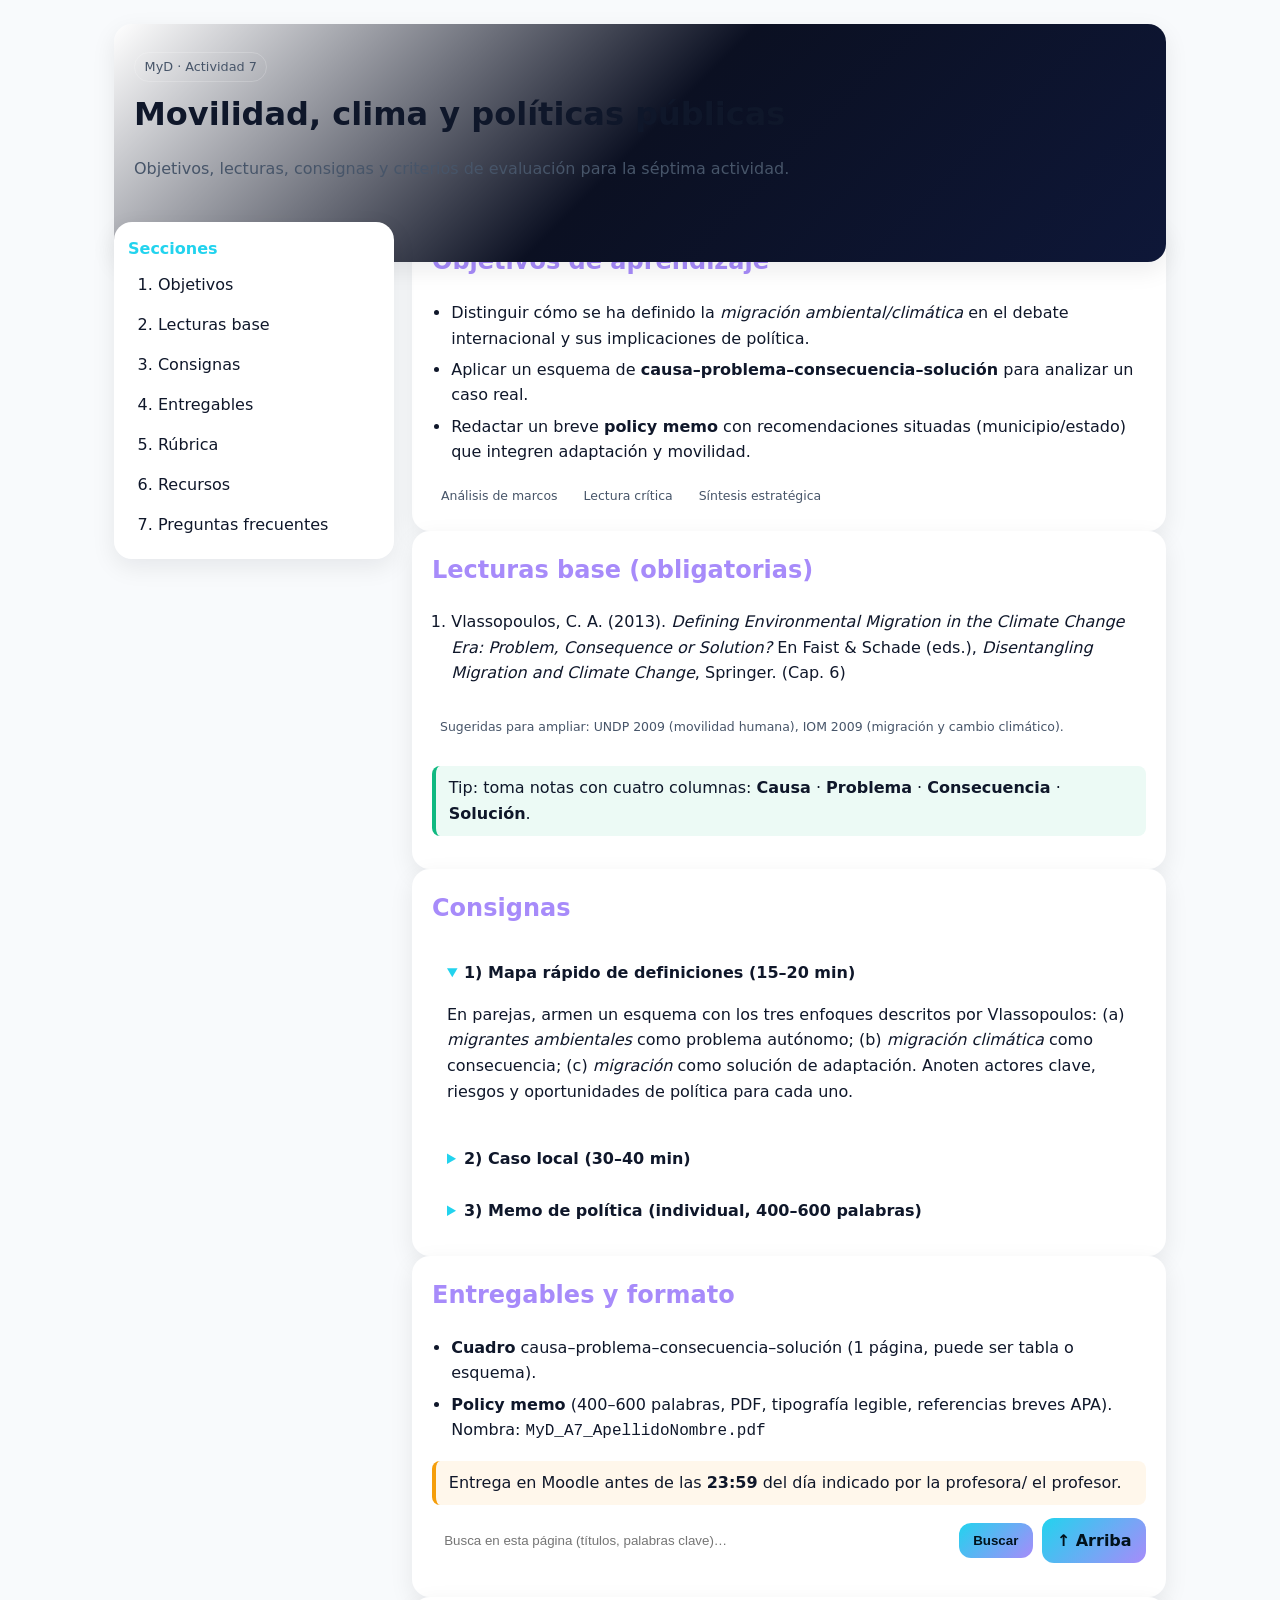
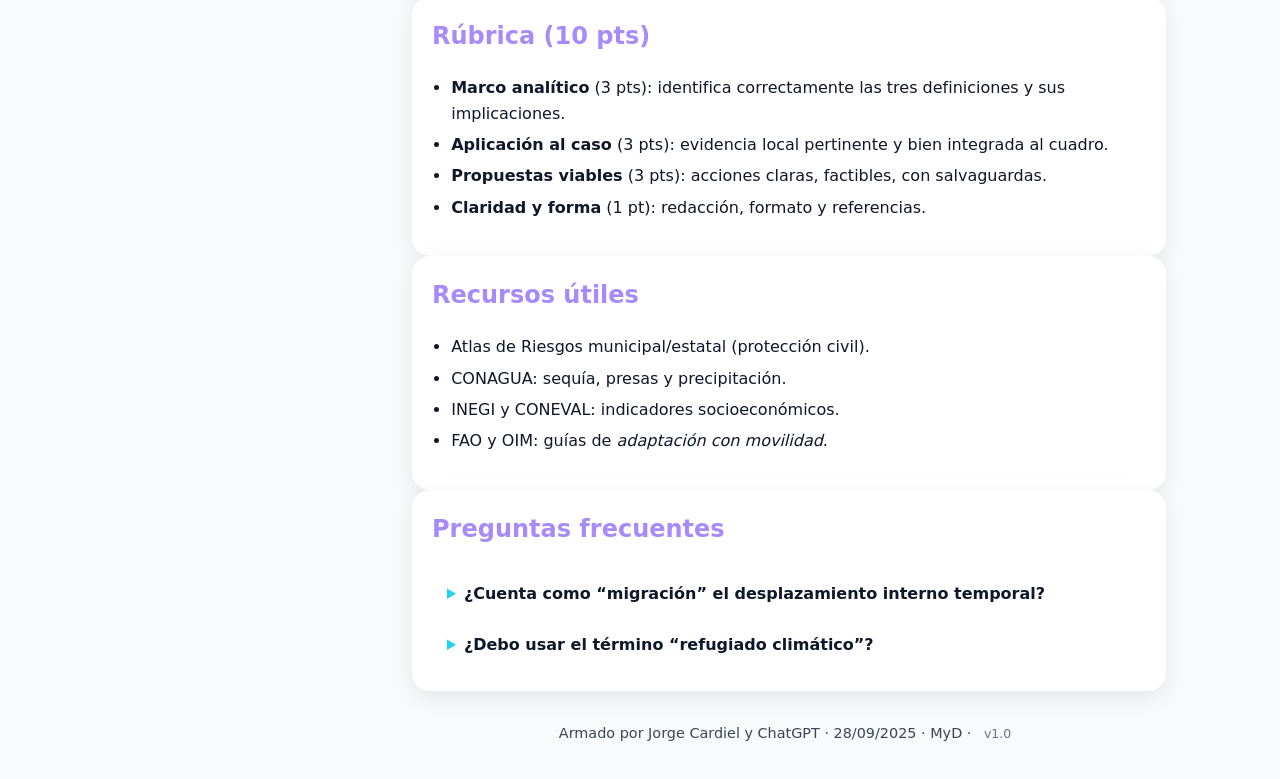
<file: act7.html>
<!doctype html>
<html lang="es">
<head>
  <meta charset="utf-8" />
  <meta name="viewport" content="width=device-width, initial-scale=1" />
  <title>MyD · Actividad 7 — Migración y Desarrollo</title>
  <meta name="description" content="Actividad 7 de la asignatura Migración y Desarrollo: objetivos, lecturas, consignas, entregables y rúbrica." />
  <style>
    :root{
      --bg:#0f172a;          /* slate-900 */
      --card:#111827;        /* gray-900 */
      --muted:#94a3b8;       /* slate-400 */
      --text:#e5e7eb;        /* gray-200 */
      --accent:#22d3ee;      /* cyan-400 */
      --accent-2:#a78bfa;    /* violet-400 */
      --ok:#10b981;          /* emerald-500 */
      --warn:#f59e0b;        /* amber-500 */
      --danger:#ef4444;      /* red-500 */
      --shadow: 0 10px 30px rgba(0,0,0,.35);
      --radius: 18px;
      --max: 1100px;
    }
    @media (prefers-color-scheme: light){
      :root{ --bg:#f8fafc; --card:#ffffff; --text:#0f172a; --muted:#475569; --shadow: 0 8px 24px rgba(2,6,23,.08); }
    }
    *{box-sizing:border-box}
    html,body{margin:0;padding:0;background:var(--bg);color:var(--text);font:16px/1.6 system-ui,-apple-system,Segoe UI,Roboto,Ubuntu,"Helvetica Neue",Arial}
    a{color:var(--accent)}
    .wrap{max-width:var(--max);margin:0 auto;padding:24px}
    header.hero{position:relative;border-radius:var(--radius);padding:28px 20px 64px;background:linear-gradient(135deg,var(--card),#0b1022 50%,#0e1738);box-shadow:var(--shadow)}
    .badge{display:inline-block;padding:.25rem .6rem;border:1px solid rgba(255,255,255,.2);border-radius:999px;color:var(--muted);font-size:.8rem}
    h1{font-size:clamp(1.6rem,2.5vw,2.2rem);margin:.4rem 0 0}
    .sub{color:var(--muted)}
    .grid{display:grid;gap:18px;margin-top:-40px}
    @media(min-width:900px){.grid{grid-template-columns: 280px 1fr}}

    /* Sidebar */
    .sidebar{position:sticky;top:16px;align-self:start;background:var(--card);border-radius:var(--radius);box-shadow:var(--shadow);padding:14px}
    .sidebar h3{margin:0 0 .25rem;font-size:1rem;color:var(--accent)}
    .sidebar nav a{display:block;padding:.45rem .6rem;border-radius:10px;color:var(--text);text-decoration:none}
    .sidebar nav a:hover,.sidebar nav a:focus{background:rgba(255,255,255,.06)}
    .toggle-nav{display:none}
    @media(max-width:899px){
      .sidebar{position:relative}
      .toggle-nav{display:inline-flex;gap:.5rem;align-items:center;margin-bottom:.6rem;border:1px solid rgba(255,255,255,.15);padding:.35rem .6rem;border-radius:10px;background:transparent;color:var(--text)}
      .sidebar nav{display:none}
      .sidebar nav.open{display:block}
    }

    /* Cards */
    .card{background:var(--card);border-radius:var(--radius);box-shadow:var(--shadow);padding:20px}
    .card h2{margin-top:0;color:var(--accent-2)}
    .pill{display:inline-block;font-size:.78rem;padding:.2rem .5rem;border-radius:999px;background:rgba(255,255,255,.06);color:var(--muted)}

    /* Details blocks */
    details{border:1px solid rgba(255,255,255,.09);border-radius:14px;padding:12px 14px;background:rgba(255,255,255,.02)}
    summary{cursor:pointer;font-weight:600}
    summary::marker{color:var(--accent)}

    /* List styles */
    ul,ol{padding-left:1.2rem}
    li+li{margin-top:.35rem}

    /* Callouts */
    .callout{border-left:4px solid var(--ok);padding:.6rem .8rem;margin:.8rem 0;background:rgba(16,185,129,.08);border-radius:8px}
    .warn{border-left-color:var(--warn);background:rgba(245,158,11,.08)}

    .footer{opacity:.8;font-size:.9rem;margin:30px auto 10px;text-align:center}
    .chips{display:flex;flex-wrap:wrap;gap:.5rem}
    .chip{border:1px solid rgba(255,255,255,.15);padding:.25rem .5rem;border-radius:999px;font-size:.78rem;color:var(--muted)}

    /* Buttons */
    .btn{display:inline-flex;align-items:center;gap:.5rem;border:none;border-radius:12px;padding:.6rem .9rem;background:linear-gradient(135deg,var(--accent),var(--accent-2));color:#00121c;text-decoration:none;font-weight:700}
    .btn:focus{outline:2px solid var(--accent)}

    /* Search */
    .toolbar{display:flex;flex-wrap:wrap;gap:.6rem;align-items:center;margin:8px 0 14px}
    .search{flex:1 1 260px;display:flex;gap:.5rem}
    .search input{flex:1;border-radius:12px;border:1px solid rgba(255,255,255,.15);padding:.55rem .7rem;background:transparent;color:var(--text)}
    .hidden{display:none!important}
  </style>
</head>
<body>
  <div class="wrap">
    <header class="hero" role="banner">
      <span class="badge">MyD · Actividad 7</span>
      <h1>Movilidad, clima y políticas públicas</h1>
      <p class="sub">Objetivos, lecturas, consignas y criterios de evaluación para la séptima actividad.</p>
    </header>

    <div class="grid" role="presentation">
      <aside class="sidebar" aria-label="Índice de la página">
        <button class="toggle-nav" aria-expanded="false" aria-controls="toc">☰ Menú</button>
        <nav id="toc">
          <h3>Secciones</h3>
          <a href="#objetivos">1. Objetivos</a>
          <a href="#lecturas">2. Lecturas base</a>
          <a href="#consignas">3. Consignas</a>
          <a href="#entregables">4. Entregables</a>
          <a href="#rubrica">5. Rúbrica</a>
          <a href="#recursos">6. Recursos</a>
          <a href="#faq">7. Preguntas frecuentes</a>
        </nav>
      </aside>

      <main>
        <section id="objetivos" class="card" aria-labelledby="h-obj">
          <h2 id="h-obj">Objetivos de aprendizaje</h2>
          <ul>
            <li>Distinguir cómo se ha definido la <em>migración ambiental/climática</em> en el debate internacional y sus implicaciones de política.</li>
            <li>Aplicar un esquema de <strong>causa–problema–consecuencia–solución</strong> para analizar un caso real.</li>
            <li>Redactar un breve <strong>policy memo</strong> con recomendaciones situadas (municipio/estado) que integren adaptación y movilidad.</li>
          </ul>
          <div class="chips" aria-label="Competencias">
            <span class="chip">Análisis de marcos</span>
            <span class="chip">Lectura crítica</span>
            <span class="chip">Síntesis estratégica</span>
          </div>
        </section>

        <section id="lecturas" class="card" aria-labelledby="h-lec">
          <h2 id="h-lec">Lecturas base (obligatorias)</h2>
          <ol>
            <li>Vlassopoulos, C. A. (2013). <em>Defining Environmental Migration in the Climate Change Era: Problem, Consequence or Solution?</em> En Faist & Schade (eds.), <em>Disentangling Migration and Climate Change</em>, Springer. (Cap. 6)</li>
          </ol>
          <p class="pill">Sugeridas para ampliar: UNDP 2009 (movilidad humana), IOM 2009 (migración y cambio climático).</p>
          <div class="callout">Tip: toma notas con cuatro columnas: <strong>Causa</strong> · <strong>Problema</strong> · <strong>Consecuencia</strong> · <strong>Solución</strong>.</div>
        </section>

        <section id="consignas" class="card" aria-labelledby="h-con">
          <h2 id="h-con">Consignas</h2>
          <details open>
            <summary>1) Mapa rápido de definiciones (15–20 min)</summary>
            <p>En parejas, armen un esquema con los tres enfoques descritos por Vlassopoulos: (a) <em>migrantes ambientales</em> como problema autónomo; (b) <em>migración climática</em> como consecuencia; (c) <em>migración</em> como solución de adaptación. Anoten actores clave, riesgos y oportunidades de política para cada uno.</p>
          </details>
          <details>
            <summary>2) Caso local (30–40 min)</summary>
            <p>Elijan un caso (sequía, inundaciones, olas de calor, pérdida de medios de vida) en un municipio de México. Completen el cuadro causa–problema–consecuencia–solución con evidencias mínimas (notas periodísticas, datos abiertos, documentos oficiales).</p>
          </details>
          <details>
            <summary>3) Memo de política (individual, 400–600 palabras)</summary>
            <ul>
              <li><strong>Destinatario:</strong> Dirección municipal/estatal de protección civil o desarrollo social.</li>
              <li><strong>Propuesta:</strong> Dos acciones concretas de <em>adaptación con movilidad</em> (p. ej., reubicación planificada, movilidad estacional, formación y canales de empleo temporal, apoyos a remesas para adaptación).</li>
              <li><strong>Ética y derechos:</strong> Menciona salvaguardas (consulta, consentimiento, no discriminación, protección de medios de vida).</li>
            </ul>
          </details>
        </section>

        <section id="entregables" class="card" aria-labelledby="h-ent">
          <h2 id="h-ent">Entregables y formato</h2>
          <ul>
            <li><strong>Cuadro</strong> causa–problema–consecuencia–solución (1 página, puede ser tabla o esquema).</li>
            <li><strong>Policy memo</strong> (400–600 palabras, PDF, tipografía legible, referencias breves APA). Nombra: <code>MyD_A7_ApellidoNombre.pdf</code></li>
          </ul>
          <p class="warn callout">Entrega en Moodle antes de las <strong>23:59</strong> del día indicado por la profesora/ el profesor.</p>
          <div class="toolbar">
            <div class="search" role="search">
              <input id="q" type="search" placeholder="Busca en esta página (títulos, palabras clave)…" aria-label="Buscar" />
              <button class="btn" id="btnSearch" type="button" aria-label="Ejecutar búsqueda">Buscar</button>
            </div>
            <a class="btn" href="#top" id="toTop" aria-label="Volver arriba">↑ Arriba</a>
          </div>
        </section>

        <section id="rubrica" class="card" aria-labelledby="h-rub">
          <h2 id="h-rub">Rúbrica (10 pts)</h2>
          <ul>
            <li><strong>Marco analítico</strong> (3 pts): identifica correctamente las tres definiciones y sus implicaciones.</li>
            <li><strong>Aplicación al caso</strong> (3 pts): evidencia local pertinente y bien integrada al cuadro.</li>
            <li><strong>Propuestas viables</strong> (3 pts): acciones claras, factibles, con salvaguardas.</li>
            <li><strong>Claridad y forma</strong> (1 pt): redacción, formato y referencias.</li>
          </ul>
        </section>

        <section id="recursos" class="card" aria-labelledby="h-rec">
          <h2 id="h-rec">Recursos útiles</h2>
          <ul>
            <li>Atlas de Riesgos municipal/estatal (protección civil).</li>
            <li>CONAGUA: sequía, presas y precipitación.</li>
            <li>INEGI y CONEVAL: indicadores socioeconómicos.</li>
            <li>FAO y OIM: guías de <em>adaptación con movilidad</em>.</li>
          </ul>
        </section>

        <section id="faq" class="card" aria-labelledby="h-faq">
          <h2 id="h-faq">Preguntas frecuentes</h2>
          <details>
            <summary>¿Cuenta como “migración” el desplazamiento interno temporal?</summary>
            <p>Sí, y de hecho será el más frecuente en escenarios climáticos. Considéralo explícitamente en tu análisis y propuestas.</p>
          </details>
          <details>
            <summary>¿Debo usar el término “refugiado climático”?</summary>
            <p>Evítalo salvo cuando analices debates legales. Prefiere “personas migrantes/desplazadas por factores climáticos”.</p>
          </details>
        </section>

        <p class="footer">Armado por Jorge Cardiel y ChatGPT · 28/09/2025 · MyD · <span class="pill">v1.0</span></p>
      </main>
    </div>
  </div>

  <script>
    // Toggle sidebar (mobile)
    const toggle = document.querySelector('.toggle-nav');
    const toc = document.getElementById('toc');
    if(toggle){
      toggle.addEventListener('click',()=>{
        toc.classList.toggle('open');
        const open = toc.classList.contains('open');
        toggle.setAttribute('aria-expanded', open ? 'true':'false');
      });
    }

    // Simple in-page search (titles + details text)
    const q = document.getElementById('q');
    const btn = document.getElementById('btnSearch');
    const blocks = Array.from(document.querySelectorAll('main .card, main details'));

    function runSearch(){
      const term = (q.value||'').trim().toLowerCase();
      blocks.forEach(el=>{
        if(!term){ el.classList.remove('hidden'); return; }
        const txt = el.textContent.toLowerCase();
        if(txt.includes(term)) el.classList.remove('hidden'); else el.classList.add('hidden');
      });
    }
    if(btn){ btn.addEventListener('click', runSearch); }
    if(q){ q.addEventListener('input', runSearch); }

    // Smooth scroll for internal links
    document.querySelectorAll('a[href^="#"]').forEach(a=>{
      a.addEventListener('click', e=>{
        const id = a.getAttribute('href').slice(1);
        const dest = document.getElementById(id);
        if(dest){ e.preventDefault(); dest.scrollIntoView({behavior:'smooth', block:'start'}); }
      });
    });
  </script>
</body>
</html>
</file>
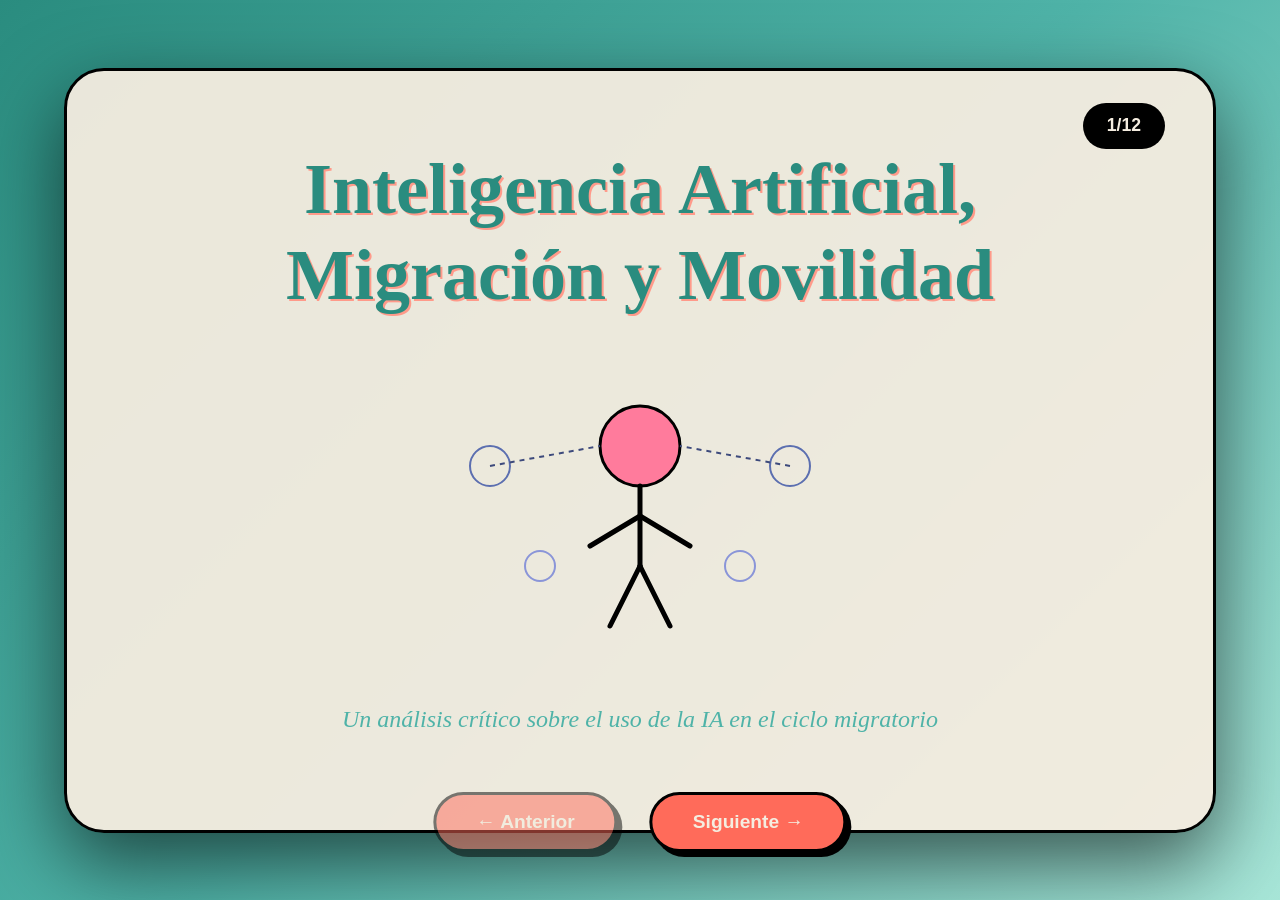
<file: presentacion-ia-migracion.html>
<!DOCTYPE html>
<html lang="es">
<head>
  <meta charset="utf-8" />
  <meta name="viewport" content="width=device-width, initial-scale=1" />
  <title>IA, Migración y Movilidad · Presentación</title>
  <style>
    :root {
      --blue-dark: #2a8c7f;
      --blue-mid: #4fb3a8;
      --blue-light: #69d4c4;
      --pink: #ff6b5a;
      --pink-light: #ff9a8a;
      --lavender: #a8e6d8;
      --cream: #f5ede0;
      --black: #000000;
    }
    * { margin: 0; padding: 0; box-sizing: border-box; }
    body {
      font-family: 'Georgia', 'Times New Roman', serif;
      background: linear-gradient(135deg, #2a8c7f 0%, #4fb3a8 50%, #a8e6d8 100%);
      color: var(--cream);
      overflow: hidden;
      height: 100vh;
    }
    .slide-container {
      position: relative;
      width: 100vw;
      height: 100vh;
      display: flex;
      align-items: center;
      justify-content: center;
    }
    .slide {
      display: none;
      width: 90%;
      max-width: 1400px;
      height: 85vh;
      background: rgba(245, 237, 224, 0.95);
      border-radius: 40px;
      box-shadow: 0 30px 80px rgba(0, 0, 0, 0.6);
      padding: 4rem 5rem;
      position: relative;
      overflow-y: auto;
      animation: slideIn 0.8s cubic-bezier(0.4, 0, 0.2, 1);
      border: 3px solid var(--black);
    }
    .slide.active { display: block; }
    @keyframes slideIn {
      from { opacity: 0; transform: translateY(50px) scale(0.9); }
      to { opacity: 1; transform: translateY(0) scale(1); }
    }
    .slide-number {
      position: absolute;
      top: 2rem;
      right: 3rem;
      background: var(--black);
      color: var(--cream);
      padding: 0.8rem 1.5rem;
      border-radius: 50px;
      font-weight: 700;
      font-size: 1.1rem;
      font-family: 'Arial', sans-serif;
    }
    h1 {
      color: var(--blue-dark);
      font-size: 3.5rem;
      font-weight: 900;
      text-align: center;
      margin-bottom: 2rem;
      line-height: 1.2;
      text-shadow: 2px 2px 0px var(--pink-light);
    }
    h2 {
      color: var(--pink);
      font-size: 2rem;
      margin: 2rem 0 1rem 0;
      font-weight: 700;
    }
    h3 {
      color: var(--blue-mid);
      font-size: 1.5rem;
      margin: 1.5rem 0 0.8rem 0;
      font-weight: 600;
    }
    p, li {
      color: var(--black);
      font-size: 1.2rem;
      line-height: 1.8;
      margin: 0.8rem 0;
    }
    ul {
      list-style: none;
      padding-left: 2rem;
    }
    ul li::before {
      content: "◆";
      color: var(--pink);
      font-weight: bold;
      display: inline-block;
      width: 1.5rem;
      margin-left: -1.5rem;
    }
    .nav-controls {
      position: fixed;
      bottom: 3rem;
      left: 50%;
      transform: translateX(-50%);
      display: flex;
      gap: 2rem;
      z-index: 100;
    }
    .nav-btn {
      background: var(--pink);
      color: var(--cream);
      border: 3px solid var(--black);
      border-radius: 50px;
      padding: 1rem 2.5rem;
      font-size: 1.2rem;
      font-weight: 700;
      cursor: pointer;
      transition: all 0.3s;
      box-shadow: 5px 5px 0 var(--black);
      font-family: 'Arial', sans-serif;
    }
    .nav-btn:hover {
      background: var(--blue-mid);
      transform: translate(2px, 2px);
      box-shadow: 3px 3px 0 var(--black);
    }
    .nav-btn:disabled {
      opacity: 0.5;
      cursor: not-allowed;
    }
    .svg-container {
      width: 100%;
      height: 400px;
      display: flex;
      justify-content: center;
      align-items: center;
      margin: 2rem 0;
    }
    .decorative-line {
      height: 4px;
      background: linear-gradient(90deg, transparent, var(--pink), var(--blue-mid), transparent);
      margin: 2rem 0;
      border-radius: 2px;
    }
    .card {
      background: white;
      border: 3px solid var(--black);
      border-radius: 20px;
      padding: 1.5rem;
      margin: 1rem 0;
      box-shadow: 8px 8px 0 var(--black);
    }
    .grid-2 {
      display: grid;
      grid-template-columns: 1fr 1fr;
      gap: 2rem;
      margin: 2rem 0;
    }
    @keyframes float {
      0%, 100% { transform: translateY(0px); }
      50% { transform: translateY(-20px); }
    }
    @keyframes rotate {
      from { transform: rotate(0deg); }
      to { transform: rotate(360deg); }
    }
    @keyframes pulse {
      0%, 100% { opacity: 1; }
      50% { opacity: 0.5; }
    }
    .animated-circle {
      animation: pulse 2s ease-in-out infinite;
    }
    .animated-float {
      animation: float 3s ease-in-out infinite;
    }
    .reference {
      background: rgba(255, 255, 255, 0.9);
      border: 2px solid var(--black);
      border-radius: 15px;
      padding: 1.5rem;
      margin-top: 2rem;
      font-size: 0.95rem;
      line-height: 1.6;
      color: var(--black);
      text-align: left;
    }
    .reference-title {
      font-weight: 700;
      color: var(--blue-mid);
      margin-bottom: 0.8rem;
      font-size: 1.1rem;
    }
    .reference-text {
      text-indent: -2rem;
      padding-left: 2rem;
    }
  </style>
</head>
<body>
  <div class="slide-container">
    
    <!-- Slide 1: Portada -->
    <div class="slide active" data-slide="1">
      <div class="slide-number">1/12</div>
      <div style="height: 100%; display: flex; flex-direction: column; justify-content: center; align-items: center;">
        <h1 style="font-size: 4.5rem; margin-bottom: 3rem;">Inteligencia Artificial,<br>Migración y Movilidad</h1>
        
        <svg width="600" height="300" viewBox="0 0 600 300">
          <!-- Figura humana estilizada -->
          <g class="animated-float">
            <circle cx="300" cy="80" r="40" fill="#ff7b9c" stroke="#000" stroke-width="3"/>
            <path d="M 300 120 L 300 200" stroke="#000" stroke-width="5" stroke-linecap="round"/>
            <path d="M 300 150 L 250 180" stroke="#000" stroke-width="5" stroke-linecap="round"/>
            <path d="M 300 150 L 350 180" stroke="#000" stroke-width="5" stroke-linecap="round"/>
            <path d="M 300 200 L 270 260" stroke="#000" stroke-width="5" stroke-linecap="round"/>
            <path d="M 300 200 L 330 260" stroke="#000" stroke-width="5" stroke-linecap="round"/>
          </g>
          <!-- Circuitos alrededor -->
          <circle cx="150" cy="100" r="20" fill="none" stroke="#5c6fb0" stroke-width="2" class="animated-circle"/>
          <circle cx="450" cy="100" r="20" fill="none" stroke="#5c6fb0" stroke-width="2" class="animated-circle" style="animation-delay: 0.5s"/>
          <circle cx="200" cy="200" r="15" fill="none" stroke="#8a95d8" stroke-width="2" class="animated-circle" style="animation-delay: 1s"/>
          <circle cx="400" cy="200" r="15" fill="none" stroke="#8a95d8" stroke-width="2" class="animated-circle" style="animation-delay: 1.5s"/>
          <!-- Líneas conectoras -->
          <line x1="150" y1="100" x2="260" y2="80" stroke="#3d4a7c" stroke-width="2" stroke-dasharray="5,5"/>
          <line x1="450" y1="100" x2="340" y2="80" stroke="#3d4a7c" stroke-width="2" stroke-dasharray="5,5"/>
        </svg>

        <p style="font-size: 1.5rem; text-align: center; margin-top: 2rem; color: var(--blue-mid); font-style: italic;">
          Un análisis crítico sobre el uso de la IA en el ciclo migratorio
        </p>
      </div>
    </div>

    <!-- Slide 2: Conceptos fundamentales -->
    <div class="slide" data-slide="2">
      <div class="slide-number">2/12</div>
      <h1>¿Qué es la Inteligencia Artificial?</h1>
      <div class="decorative-line"></div>
      
      <div class="svg-container">
        <svg width="500" height="300" viewBox="0 0 500 300">
          <!-- Cerebro estilizado -->
          <ellipse cx="250" cy="150" rx="120" ry="100" fill="#f4a4b4" stroke="#000" stroke-width="3"/>
          <!-- Nodos y conexiones -->
          <g id="brain-network">
            <circle cx="200" cy="120" r="8" fill="#3d4a7c" class="animated-circle"/>
            <circle cx="250" cy="100" r="8" fill="#3d4a7c" class="animated-circle" style="animation-delay: 0.3s"/>
            <circle cx="300" cy="120" r="8" fill="#3d4a7c" class="animated-circle" style="animation-delay: 0.6s"/>
            <circle cx="220" cy="160" r="8" fill="#5c6fb0" class="animated-circle" style="animation-delay: 0.9s"/>
            <circle cx="280" cy="160" r="8" fill="#5c6fb0" class="animated-circle" style="animation-delay: 1.2s"/>
            <circle cx="250" cy="190" r="8" fill="#8a95d8" class="animated-circle" style="animation-delay: 1.5s"/>
            <!-- Conexiones -->
            <line x1="200" y1="120" x2="250" y2="100" stroke="#000" stroke-width="2"/>
            <line x1="250" y1="100" x2="300" y2="120" stroke="#000" stroke-width="2"/>
            <line x1="200" y1="120" x2="220" y2="160" stroke="#000" stroke-width="2"/>
            <line x1="300" y1="120" x2="280" y2="160" stroke="#000" stroke-width="2"/>
            <line x1="220" y1="160" x2="250" y2="190" stroke="#000" stroke-width="2"/>
            <line x1="280" y1="160" x2="250" y2="190" stroke="#000" stroke-width="2"/>
          </g>
        </svg>
      </div>

      <div class="card">
        <h3>Definición</h3>
        <p>Programación de computadoras para realizar tareas que normalmente requerirían inteligencia humana (IA 'estrecha' más que IA general)</p>
      </div>

      <div class="grid-2">
        <div class="card">
          <h3>Técnicas principales</h3>
          <ul>
            <li>Aprendizaje automático</li>
            <li>Aprendizaje profundo</li>
            <li>Redes neuronales</li>
            <li>Reconocimiento facial</li>
          </ul>
        </div>
        <div class="card">
          <h3>Términos clave</h3>
          <ul>
            <li>Algoritmos</li>
            <li>Big Data (macrodatos)</li>
            <li>Biometría</li>
            <li>Sistemas de predicción</li>
          </ul>
        </div>
      </div>
    </div>

    <!-- Slide 3: Digitalización -->
    <div class="slide" data-slide="3">
      <div class="slide-number">3/12</div>
      <h1>Digitalización e IA</h1>
      <div class="decorative-line"></div>

      <div class="svg-container">
        <svg width="600" height="300" viewBox="0 0 600 300">
          <!-- Mundo conectado -->
          <circle cx="300" cy="150" r="80" fill="#8a95d8" stroke="#000" stroke-width="3"/>
          <!-- Puntos de conexión alrededor del mundo -->
          <g class="animated-float">
            <circle cx="200" cy="100" r="12" fill="#ff7b9c" stroke="#000" stroke-width="2"/>
            <line x1="212" y1="105" x2="240" y2="125" stroke="#3d4a7c" stroke-width="2"/>
          </g>
          <g class="animated-float" style="animation-delay: 0.5s">
            <circle cx="400" cy="100" r="12" fill="#ff7b9c" stroke="#000" stroke-width="2"/>
            <line x1="388" y1="105" x2="360" y2="125" stroke="#3d4a7c" stroke-width="2"/>
          </g>
          <g class="animated-float" style="animation-delay: 1s">
            <circle cx="200" cy="200" r="12" fill="#ff7b9c" stroke="#000" stroke-width="2"/>
            <line x1="212" y1="195" x2="240" y2="175" stroke="#3d4a7c" stroke-width="2"/>
          </g>
          <g class="animated-float" style="animation-delay: 1.5s">
            <circle cx="400" cy="200" r="12" fill="#ff7b9c" stroke="#000" stroke-width="2"/>
            <line x1="388" y1="195" x2="360" y2="175" stroke="#3d4a7c" stroke-width="2"/>
          </g>
          <!-- Texto central -->
          <text x="300" y="155" text-anchor="middle" font-size="24" fill="#fff" font-weight="bold">DIGITAL</text>
        </svg>
      </div>

      <div class="card">
        <h3>Condición necesaria</h3>
        <p><strong>La digitalización es esencial</strong> para poder usar IA, pero no toda digitalización implica inteligencia artificial.</p>
      </div>

      <div class="card" style="background: #ffe6f0;">
        <h3>⚠️ Brechas de capacidad</h3>
        <p>Existen grandes diferencias entre países en términos de infraestructura digital, acceso a datos y capacidad técnica para implementar sistemas de IA.</p>
        <p style="margin-top: 1rem;"><strong>Riesgo:</strong> Nueva línea divisoria entre "Estados con IA" y "Estados sin IA"</p>
      </div>
    </div>

    <!-- Slide 4: Ciclo migratorio - Antes -->
    <div class="slide" data-slide="4">
      <div class="slide-number">4/12</div>
      <h1>IA antes de la partida</h1>
      <div class="decorative-line"></div>

      <div class="svg-container">
        <svg width="600" height="280" viewBox="0 0 600 280">
          <!-- Casa -->
          <rect x="100" y="120" width="120" height="100" fill="#f4a4b4" stroke="#000" stroke-width="3"/>
          <polygon points="160,70 100,120 220,120" fill="#5c6fb0" stroke="#000" stroke-width="3"/>
          <rect x="130" y="160" width="30" height="60" fill="#8a95d8" stroke="#000" stroke-width="2"/>
          
          <!-- Flecha animada -->
          <g class="animated-float">
            <line x1="240" y1="170" x2="360" y2="170" stroke="#ff7b9c" stroke-width="5" marker-end="url(#arrowhead)"/>
          </g>
          
          <!-- Pantalla/dispositivo -->
          <rect x="380" y="120" width="140" height="100" rx="10" fill="#3d4a7c" stroke="#000" stroke-width="3"/>
          <rect x="395" y="135" width="110" height="70" fill="#f5f0f8" stroke="#000" stroke-width="2"/>
          <text x="450" y="175" text-anchor="middle" font-size="20" fill="#3d4a7c" font-weight="bold">VISA</text>
          
          <defs>
            <marker id="arrowhead" markerWidth="10" markerHeight="10" refX="9" refY="3" orient="auto">
              <polygon points="0 0, 10 3, 0 6" fill="#ff7b9c"/>
            </marker>
          </defs>
        </svg>
      </div>

      <div class="grid-2">
        <div class="card">
          <h3>Plataformas electrónicas</h3>
          <ul>
            <li>Solicitud de visados en línea</li>
            <li>Controles automáticos de seguridad</li>
            <li>Análisis de perfiles de riesgo</li>
          </ul>
        </div>
        <div class="card">
          <h3>Asistencia automatizada</h3>
          <ul>
            <li>Chatbots informativos sobre requisitos</li>
            <li>Verificación documental</li>
            <li>Sistemas de pre-evaluación</li>
          </ul>
        </div>
      </div>
    </div>

    <!-- Slide 5: Ciclo migratorio - Fronteras -->
    <div class="slide" data-slide="5">
      <div class="slide-number">5/12</div>
      <h1>IA en fronteras y entrada</h1>
      <div class="decorative-line"></div>

      <div class="svg-container">
        <svg width="600" height="280" viewBox="0 0 600 280">
          <!-- Frontera -->
          <line x1="300" y1="50" x2="300" y2="250" stroke="#000" stroke-width="8" stroke-dasharray="20,10"/>
          
          <!-- Cámara de vigilancia -->
          <g class="animated-circle">
            <rect x="250" y="60" width="40" height="30" fill="#3d4a7c" stroke="#000" stroke-width="2"/>
            <circle cx="270" cy="75" r="8" fill="#ff7b9c"/>
            <line x1="270" y1="75" x2="350" y2="140" stroke="#ff7b9c" stroke-width="2" stroke-dasharray="5,5"/>
          </g>
          
          <!-- Persona siendo escaneada -->
          <g class="animated-float" style="animation-delay: 0.5s">
            <circle cx="350" cy="140" r="25" fill="#f4a4b4" stroke="#000" stroke-width="2"/>
            <rect x="340" y="165" width="20" height="50" fill="#8a95d8" stroke="#000" stroke-width="2"/>
            <!-- Líneas de escaneo -->
            <line x1="320" y1="140" x2="380" y2="140" stroke="#5c6fb0" stroke-width="2" class="animated-circle"/>
            <line x1="320" y1="160" x2="380" y2="160" stroke="#5c6fb0" stroke-width="2" class="animated-circle" style="animation-delay: 0.3s"/>
            <line x1="320" y1="180" x2="380" y2="180" stroke="#5c6fb0" stroke-width="2" class="animated-circle" style="animation-delay: 0.6s"/>
          </g>
          
          <!-- Puerta automatizada -->
          <rect x="380" y="100" width="80" height="130" fill="none" stroke="#000" stroke-width="4"/>
          <circle cx="450" cy="165" r="8" fill="#ff7b9c"/>
        </svg>
      </div>

      <div class="card" style="background: #fff3f8;">
        <h3>🔒 Tecnologías de control</h3>
        <ul>
          <li><strong>Puertas automatizadas con biometría:</strong> reconocimiento facial e iris</li>
          <li><strong>Sistemas anticipados de pasajeros (API):</strong> análisis de riesgo antes de la llegada</li>
          <li><strong>Drones y sensores:</strong> vigilancia en tiempo real</li>
          <li><strong>Análisis de comportamiento:</strong> detección de "intenciones hostiles"</li>
        </ul>
      </div>
    </div>

    <!-- Slide 6: Ciclo migratorio - Estancia -->
    <div class="slide" data-slide="6">
      <div class="slide-number">6/12</div>
      <h1>IA durante la estancia</h1>
      <div class="decorative-line"></div>

      <div class="grid-2">
        <div class="card">
          <h3>Servicios automatizados</h3>
          <ul>
            <li>Chatbots de información migratoria</li>
            <li>Decisión automatizada en casos simples</li>
            <li>Matching por IA para reasentamiento de refugiados</li>
          </ul>
        </div>
        <div class="card" style="background: #ffe6f0;">
          <h3>⚠️ Vigilancia masiva</h3>
          <ul>
            <li>Reconocimiento facial en espacios públicos</li>
            <li>Localización de migrantes mediante bases de datos</li>
            <li>Cruce de información biométrica</li>
          </ul>
        </div>
      </div>

      <div class="svg-container">
        <svg width="600" height="200" viewBox="0 0 600 200">
          <!-- Ciudad -->
          <rect x="100" y="100" width="80" height="80" fill="#5c6fb0" stroke="#000" stroke-width="2"/>
          <rect x="200" y="80" width="80" height="100" fill="#8a95d8" stroke="#000" stroke-width="2"/>
          <rect x="300" y="90" width="80" height="90" fill="#b8a9d6" stroke="#000" stroke-width="2"/>
          <rect x="400" y="110" width="80" height="70" fill="#5c6fb0" stroke="#000" stroke-width="2"/>
          
          <!-- Cámaras vigilando -->
          <g class="animated-circle">
            <circle cx="250" cy="50" r="15" fill="#ff7b9c" stroke="#000" stroke-width="2"/>
            <line x1="250" y1="65" x2="150" y2="140" stroke="#ff7b9c" stroke-width="2" stroke-dasharray="3,3" opacity="0.6"/>
            <line x1="250" y1="65" x2="250" y2="140" stroke="#ff7b9c" stroke-width="2" stroke-dasharray="3,3" opacity="0.6"/>
            <line x1="250" y1="65" x2="350" y2="140" stroke="#ff7b9c" stroke-width="2" stroke-dasharray="3,3" opacity="0.6"/>
          </g>
        </svg>
      </div>
    </div>

    <!-- Slide 7: Sesgos algorítmicos -->
    <div class="slide" data-slide="7">
      <div class="slide-number">7/12</div>
      <h1>Sesgos algorítmicos y discriminación</h1>
      <div class="decorative-line"></div>

      <div class="svg-container">
        <svg width="600" height="250" viewBox="0 0 600 250">
          <!-- Balanza desbalanceada -->
          <g>
            <line x1="300" y1="50" x2="300" y2="120" stroke="#000" stroke-width="4"/>
            <circle cx="300" cy="50" r="10" fill="#3d4a7c" stroke="#000" stroke-width="2"/>
            <!-- Brazo inclinado -->
            <line x1="300" y1="80" x2="200" y2="120" stroke="#000" stroke-width="4"/>
            <line x1="300" y1="80" x2="400" y2="60" stroke="#000" stroke-width="4"/>
            <!-- Platos -->
            <ellipse cx="200" cy="120" rx="60" ry="15" fill="#ff7b9c" stroke="#000" stroke-width="3" class="animated-float"/>
            <ellipse cx="400" cy="60" rx="60" ry="15" fill="#f4a4b4" stroke="#000" stroke-width="3" class="animated-float" style="animation-delay: 0.5s"/>
            <!-- Etiquetas -->
            <text x="200" y="160" text-anchor="middle" font-size="18" fill="#000" font-weight="bold">SESGADOS</text>
            <text x="400" y="40" text-anchor="middle" font-size="18" fill="#000" font-weight="bold">PRIVILEGIADOS</text>
          </g>
        </svg>
      </div>

      <div class="card" style="background: #fff0f0;">
        <h3>🚨 Tipos de sesgos</h3>
        <div class="grid-2">
          <div>
            <ul>
              <li><strong>Históricos:</strong> datos del pasado discriminatorio</li>
              <li><strong>De representatividad:</strong> grupos subrepresentados</li>
              <li><strong>De medición:</strong> errores en captura de datos</li>
            </ul>
          </div>
          <div>
            <ul>
              <li><strong>De agregación:</strong> generalización inadecuada</li>
              <li><strong>De evaluación:</strong> métricas sesgadas</li>
              <li><strong>De despliegue:</strong> uso en contextos inapropiados</li>
            </ul>
          </div>
        </div>
      </div>

      <div class="card">
        <h3>📊 Ejemplo documentado</h3>
        <p><strong>Reconocimiento facial</strong> muestra mayor tasa de error en mujeres de piel oscura, lo que puede resultar en:</p>
        <ul style="margin-top: 1rem;">
          <li>Rechazo indebido de visados</li>
          <li>Criminalización selectiva en bases policiales</li>
          <li>Discriminación sistemática en fronteras</li>
        </ul>
      </div>
    </div>

    <!-- Slide 8: Privacidad y datos -->
    <div class="slide" data-slide="8">
      <div class="slide-number">8/12</div>
      <h1>Privacidad y protección de datos</h1>
      <div class="decorative-line"></div>

      <div class="svg-container">
        <svg width="600" height="250" viewBox="0 0 600 250">
          <!-- Base de datos -->
          <g>
            <ellipse cx="300" cy="100" rx="120" ry="30" fill="#5c6fb0" stroke="#000" stroke-width="3"/>
            <rect x="180" y="100" width="240" height="80" fill="#8a95d8" stroke="#000" stroke-width="3"/>
            <ellipse cx="300" cy="180" rx="120" ry="30" fill="#5c6fb0" stroke="#000" stroke-width="3"/>
          </g>
          <!-- Datos fluyendo -->
          <g class="animated-float">
            <circle cx="200" cy="50" r="8" fill="#ff7b9c"/>
            <line x1="200" y1="58" x2="240" y2="85" stroke="#ff7b9c" stroke-width="2"/>
          </g>
          <g class="animated-float" style="animation-delay: 0.3s">
            <circle cx="300" cy="40" r="8" fill="#ff7b9c"/>
            <line x1="300" y1="48" x2="300" y2="70" stroke="#ff7b9c" stroke-width="2"/>
          </g>
          <g class="animated-float" style="animation-delay: 0.6s">
            <circle cx="400" cy="50" r="8" fill="#ff7b9c"/>
            <line x1="400" y1="58" x2="360" y2="85" stroke="#ff7b9c" stroke-width="2"/>
          </g>
          <!-- Candado -->
          <g class="animated-circle">
            <rect x="280" y="130" width="40" height="30" fill="#f4a4b4" stroke="#000" stroke-width="2"/>
            <path d="M 290 130 Q 290 115, 300 115 Q 310 115, 310 130" fill="none" stroke="#000" stroke-width="3"/>
            <circle cx="300" cy="145" r="5" fill="#000"/>
          </g>
        </svg>
      </div>

      <div class="grid-2">
        <div class="card">
          <h3>🔓 Riesgos</h3>
          <ul>
            <li>Recolección masiva de biometría</li>
            <li>Almacenamiento e interoperabilidad sin límites claros</li>
            <li>Errores propagados en cascada</li>
            <li>Uso secundario y monetización de datos</li>
          </ul>
        </div>
        <div class="card">
          <h3>✅ Requisitos legales</h3>
          <ul>
            <li><strong>Base legal clara</strong></li>
            <li><strong>Necesidad:</strong> justificación del uso</li>
            <li><strong>Proporcionalidad:</strong> no exceder lo necesario</li>
            <li><strong>Transparencia y rendición de cuentas</strong></li>
          </ul>
        </div>
      </div>
    </div>

    <!-- Slide 9: Debido proceso -->
    <div class="slide" data-slide="9">
      <div class="slide-number">9/12</div>
      <h1>Debido proceso y caja negra</h1>
      <div class="decorative-line"></div>

      <div class="svg-container">
        <svg width="600" height="250" viewBox="0 0 600 250">
          <!-- Caja negra -->
          <rect x="220" y="80" width="160" height="120" fill="#000" stroke="#000" stroke-width="4" rx="10"/>
          <text x="300" y="140" text-anchor="middle" font-size="24" fill="#fff" font-weight="bold">?</text>
          <text x="300" y="165" text-anchor="middle" font-size="20" fill="#ff7b9c" font-weight="bold">CAJA NEGRA</text>
          
          <!-- Entrada -->
          <g class="animated-float">
            <rect x="80" y="120" width="80" height="40" fill="#f4a4b4" stroke="#000" stroke-width="2" rx="5"/>
            <text x="120" y="145" text-anchor="middle" font-size="14" fill="#000" font-weight="bold">DATOS</text>
            <line x1="160" y1="140" x2="220" y2="140" stroke="#3d4a7c" stroke-width="3" marker-end="url(#arrow2)"/>
          </g>
          
          <!-- Salida -->
          <g class="animated-float" style="animation-delay: 0.5s">
            <line x1="380" y1="140" x2="440" y2="140" stroke="#3d4a7c" stroke-width="3" marker-end="url(#arrow2)"/>
            <rect x="440" y="120" width="80" height="40" fill="#ff7b9c" stroke="#000" stroke-width="2" rx="5"/>
            <text x="480" y="145" text-anchor="middle" font-size="14" fill="#fff" font-weight="bold">DECISIÓN</text>
          </g>
          
          <defs>
            <marker id="arrow2" markerWidth="10" markerHeight="10" refX="9" refY="3" orient="auto">
              <polygon points="0 0, 10 3, 0 6" fill="#3d4a7c"/>
            </marker>
          </defs>
        </svg>
      </div>

      <div class="card" style="background: #fff5f5;">
        <h3>⚖️ Problemas del debido proceso</h3>
        <ul>
          <li><strong>Opacidad algorítmica:</strong> imposible entender cómo se tomó la decisión</li>
          <li><strong>Sesgo de automatización:</strong> confianza excesiva en la máquina</li>
          <li><strong>Dificultad para impugnar:</strong> sin explicación, no hay defensa efectiva</li>
          <li><strong>Falta de revisión humana significativa</strong></li>
        </ul>
      </div>

      <div class="card">
        <h3>📋 Soluciones necesarias</h3>
        <p>Se requieren vías claras de recurso, explicabilidad de las decisiones y revisión humana real (no solo formal) de las decisiones automatizadas.</p>
      </div>
    </div>

    <!-- Slide 10: Gestión fronteriza y vigilancia -->
    <div class="slide" data-slide="10">
      <div class="slide-number">10/12</div>
      <h1>Vigilancia y dataficación</h1>
      <div class="decorative-line"></div>

      <div class="svg-container">
        <svg width="600" height="250" viewBox="0 0 600 250">
          <!-- Red de vigilancia -->
          <g>
            <!-- Torres/antenas -->
            <g class="animated-float">
              <rect x="100" y="150" width="20" height="80" fill="#3d4a7c" stroke="#000" stroke-width="2"/>
              <polygon points="110,150 90,130 130,130" fill="#ff7b9c" stroke="#000" stroke-width="2"/>
              <circle cx="110" cy="140" r="25" fill="none" stroke="#ff7b9c" stroke-width="2" opacity="0.3" class="animated-circle"/>
            </g>
            
            <g class="animated-float" style="animation-delay: 0.5s">
              <rect x="290" y="140" width="20" height="90" fill="#3d4a7c" stroke="#000" stroke-width="2"/>
              <polygon points="300,140 280,120 320,120" fill="#ff7b9c" stroke="#000" stroke-width="2"/>
              <circle cx="300" cy="130" r="30" fill="none" stroke="#ff7b9c" stroke-width="2" opacity="0.3" class="animated-circle" style="animation-delay: 0.3s"/>
            </g>
            
            <g class="animated-float" style="animation-delay: 1s">
              <rect x="480" y="150" width="20" height="80" fill="#3d4a7c" stroke="#000" stroke-width="2"/>
              <polygon points="490,150 470,130 510,130" fill="#ff7b9c" stroke="#000" stroke-width="2"/>
              <circle cx="490" cy="140" r="25" fill="none" stroke="#ff7b9c" stroke-width="2" opacity="0.3" class="animated-circle" style="animation-delay: 0.6s"/>
            </g>
            
            <!-- Conexiones -->
            <line x1="110" y1="140" x2="300" y2="130" stroke="#5c6fb0" stroke-width="2" stroke-dasharray="5,5"/>
            <line x1="300" y1="130" x2="490" y2="140" stroke="#5c6fb0" stroke-width="2" stroke-dasharray="5,5"/>
          </g>
          
          <!-- Personas vigiladas -->
          <circle cx="150" cy="200" r="8" fill="#f4a4b4" stroke="#000" stroke-width="1"/>
          <circle cx="250" cy="210" r="8" fill="#f4a4b4" stroke="#000" stroke-width="1"/>
          <circle cx="350" cy="205" r="8" fill="#f4a4b4" stroke="#000" stroke-width="1"/>
          <circle cx="450" cy="200" r="8" fill="#f4a4b4" stroke="#000" stroke-width="1"/>
        </svg>
      </div>

      <div class="grid-2">
        <div class="card">
          <h3>🛰️ Tecnologías de vigilancia</h3>
          <ul>
            <li>Drones y torres de vigilancia</li>
            <li>"Muros virtuales"</li>
            <li>Ciudades "inteligentes/seguras"</li>
            <li>Reconocimiento facial masivo</li>
          </ul>
        </div>
        <div class="card" style="background: #ffe6f0;">
          <h3>⚠️ Riesgo: vigilancia desproporcionada</h3>
          <p>La acumulación de datos personales y biométricos puede derivar en control social excesivo y violaciones sistemáticas de privacidad.</p>
        </div>
      </div>

      <div class="card">
        <h3>🏢 Relación público-privado</h3>
        <p><strong>Empresas tecnológicas</strong> diseñan y operan muchos de estos sistemas, teniendo acceso a datos sensibles. Se generan tensiones entre lucro empresarial, interés público y protección de derechos de los migrantes.</p>
      </div>
    </div>

    <!-- Slide 11: Oportunidades y retos -->
    <div class="slide" data-slide="11">
      <div class="slide-number">11/12</div>
      <h1>Oportunidades y límites</h1>
      <div class="decorative-line"></div>

      <div class="grid-2">
        <div class="card" style="background: #f0fff0;">
          <h3>✨ Oportunidades</h3>
          <ul>
            <li><strong>Identidad digital:</strong> facilita acceso a servicios (banca, salud, educación)</li>
            <li><strong>Chatbots de apoyo:</strong> información jurídica y psicológica</li>
            <li><strong>Matching para reasentamiento:</strong> mejores resultados de integración</li>
            <li><strong>Eficiencia administrativa:</strong> reducción de tiempos de espera</li>
          </ul>
        </div>
        <div class="card" style="background: #fff8e6;">
          <h3>⚖️ Límites y advertencias</h3>
          <ul>
            <li><strong>No es solución mágica:</strong> la tecnología no resuelve por sí sola problemas estructurales</li>
            <li><strong>Riesgo de deshumanización:</strong> procesos que requieren empatía y contexto</li>
            <li><strong>Vulnerabilidad de bases de datos:</strong> hackeos pueden tener consecuencias graves</li>
          </ul>
        </div>
      </div>

      <div class="svg-container">
        <svg width="600" height="180" viewBox="0 0 600 180">
          <!-- Balanza equilibrada -->
          <line x1="300" y1="30" x2="300" y2="80" stroke="#000" stroke-width="4"/>
          <circle cx="300" cy="30" r="10" fill="#3d4a7c" stroke="#000" stroke-width="2"/>
          <line x1="200" y1="60" x2="400" y2="60" stroke="#000" stroke-width="4"/>
          <!-- Platos equilibrados -->
          <ellipse cx="200" cy="60" rx="50" ry="12" fill="#8a95d8" stroke="#000" stroke-width="2"/>
          <ellipse cx="400" cy="60" rx="50" ry="12" fill="#8a95d8" stroke="#000" stroke-width="2"/>
          <text x="200" y="100" text-anchor="middle" font-size="16" fill="#000" font-weight="bold">BENEFICIOS</text>
          <text x="400" y="100" text-anchor="middle" font-size="16" fill="#000" font-weight="bold">RIESGOS</text>
        </svg>
      </div>

      <div class="card">
        <h3>🌍 Futuro del trabajo</h3>
        <p>La automatización puede reducir la demanda de trabajadores migrantes en sectores rutinarios, afectando especialmente a migrantes poco cualificados. Esto plantea desafíos para países que dependen de exportación de mano de obra.</p>
      </div>
    </div>

    <!-- Slide 12: Conclusiones -->
    <div class="slide" data-slide="12">
      <div class="slide-number">12/12</div>
      <div style="height: 100%; display: flex; flex-direction: column; justify-content: center;">
        <h1 style="font-size: 4rem; margin-bottom: 3rem;">Conclusiones</h1>
        
        <div class="card" style="background: linear-gradient(135deg, #f4a4b4, #8a95d8); color: white; border-color: #000;">
          <h2 style="color: #fff; font-size: 2.5rem; margin-bottom: 2rem;">Marco de Derechos Humanos</h2>
          <ul style="font-size: 1.3rem; line-height: 2;">
            <li style="color: #fff;">La IA puede <strong>debilitar o reforzar</strong> los derechos humanos de los migrantes</li>
            <li style="color: #fff;">Se requieren <strong>reglas claras</strong> sobre transparencia, minimización de datos y rendición de cuentas</li>
            <li style="color: #fff;">Es fundamental incluir <strong>los intereses de los migrantes</strong> en el diseño de sistemas</li>
            <li style="color: #fff;">La revisión humana y las vías de recurso son <strong>irrenunciables</strong></li>
          </ul>
        </div>

        <div class="svg-container" style="height: 250px;">
          <svg width="600" height="220" viewBox="0 0 600 220">
            <!-- Figura humana central con brazos abiertos -->
            <g class="animated-float">
              <circle cx="300" cy="80" r="35" fill="#ff7b9c" stroke="#000" stroke-width="3"/>
              <path d="M 300 115 L 300 170" stroke="#000" stroke-width="5"/>
              <path d="M 300 130 L 240 110" stroke="#000" stroke-width="5"/>
              <path d="M 300 130 L 360 110" stroke="#000" stroke-width="5"/>
              <path d="M 300 170 L 270 210" stroke="#000" stroke-width="5"/>
              <path d="M 300 170 L 330 210" stroke="#000" stroke-width="5"/>
            </g>
            <!-- Círculos protectores -->
            <circle cx="300" cy="120" r="80" fill="none" stroke="#5c6fb0" stroke-width="3" opacity="0.5" class="animated-circle"/>
            <circle cx="300" cy="120" r="100" fill="none" stroke="#8a95d8" stroke-width="2" opacity="0.3" class="animated-circle" style="animation-delay: 0.5s"/>
            <circle cx="300" cy="120" r="120" fill="none" stroke="#b8a9d6" stroke-width="2" opacity="0.2" class="animated-circle" style="animation-delay: 1s"/>
          </svg>
        </div>

            <div class="reference">
          <div class="reference-title">Referencia</div>
          <div class="reference-text">
            Organización Internacional para las Migraciones (OIM). (2022). <em>Informe sobre las Migraciones en el Mundo 2022</em> (Capítulo 11: Inteligencia artificial, migración y movilidad). OIM. https://publications.iom.int/books/informe-sobre-las-migraciones-en-el-mundo-2022
          </div>
          <div style="margin-top: 1rem; padding-top: 1rem; border-top: 2px solid var(--blue-light);">
            <strong style="color: var(--blue-mid);">Mapa conceptual:</strong> 
            <a href="mapa_IA_migracion.png" target="_blank" style="color: var(--pink); text-decoration: none; font-weight: 600; border-bottom: 2px solid var(--pink);">Ver mapa completo (PNG)</a>
          </div>
        </div>
      </div>
    </div>

  </div>

  <!-- Controles de navegación -->
  <div class="nav-controls">
    <button class="nav-btn" id="prevBtn" onclick="prevSlide()">← Anterior</button>
    <button class="nav-btn" id="nextBtn" onclick="nextSlide()">Siguiente →</button>
  </div>

  <script>
    let currentSlide = 1;
    const totalSlides = 12;

    function showSlide(n) {
      const slides = document.querySelectorAll('.slide');
      slides.forEach(slide => slide.classList.remove('active'));
      
      currentSlide = n;
      if (currentSlide > totalSlides) currentSlide = 1;
      if (currentSlide < 1) currentSlide = totalSlides;
      
      slides[currentSlide - 1].classList.add('active');
      
      document.getElementById('prevBtn').disabled = (currentSlide === 1);
      document.getElementById('nextBtn').disabled = (currentSlide === totalSlides);
    }

    function nextSlide() {
      showSlide(currentSlide + 1);
    }

    function prevSlide() {
      showSlide(currentSlide - 1);
    }

    // Navegación con teclado
    document.addEventListener('keydown', (e) => {
      if (e.key === 'ArrowRight') nextSlide();
      if (e.key === 'ArrowLeft') prevSlide();
    });

    // Inicializar
    showSlide(1);
  </script>
</body>
</html>
</file>
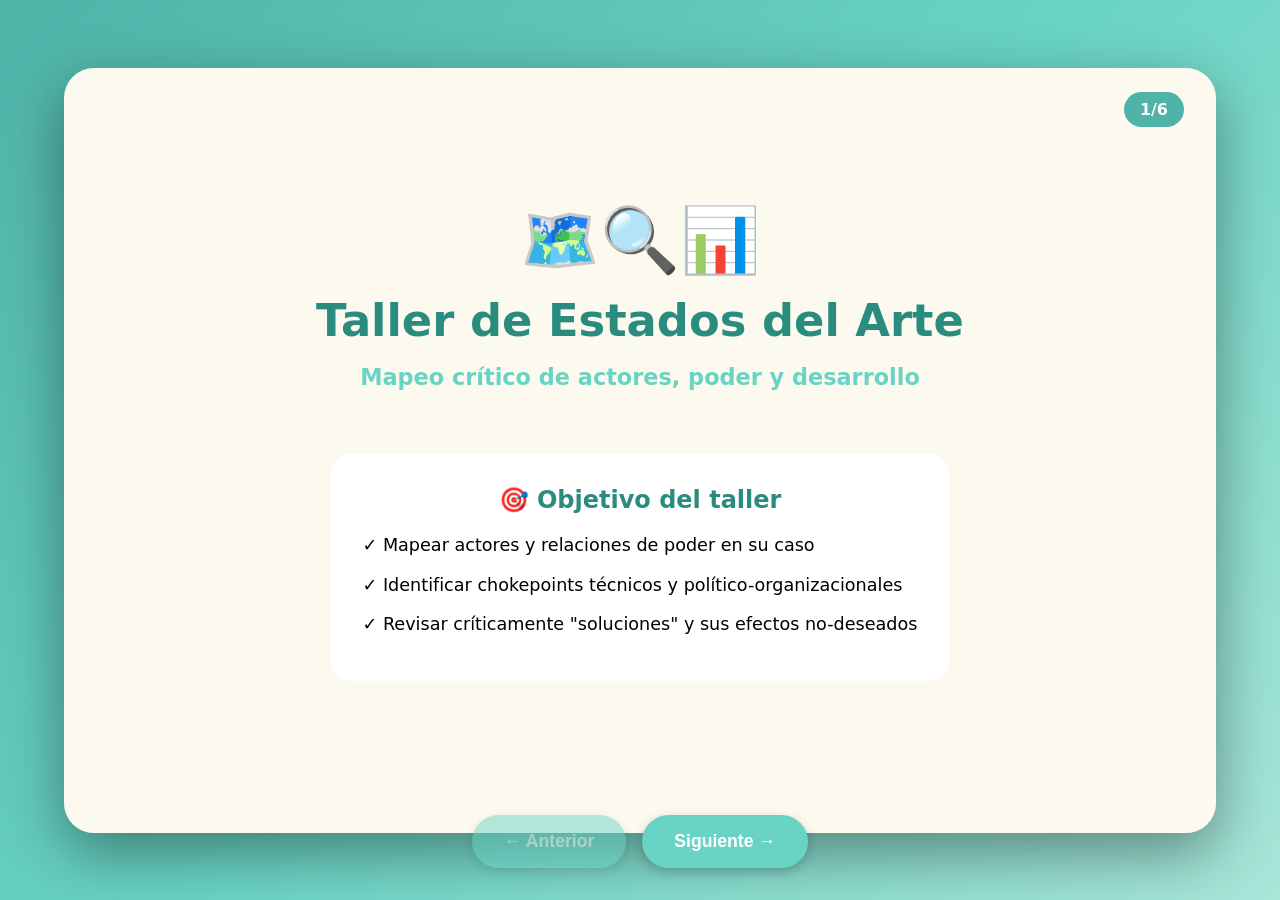
<file: taller-estados-del-arte.html>
<!DOCTYPE html>
<html lang="es">
<head>
  <meta charset="utf-8" />
  <meta name="viewport" content="width=device-width, initial-scale=1" />
  <title>Taller: Estados del Arte · Migración y Desarrollo</title>
  <style>
    :root{
      --teal:#4fb3a8;
      --teal-dark:#2a8c7f;
      --sun:#e8d5b7;
      --coral:#69d4c4;
      --cream:#f5ede0;
      --ink:#000000;
      --purple:#5fa39e;
    }
    * {box-sizing: border-box; margin: 0; padding: 0;}
    body {
      font-family: 'Segoe UI', system-ui, sans-serif;
      background: linear-gradient(135deg, #4fb3a8 0%, #69d4c4 50%, #a8e6d8 100%);
      color: white;
      overflow: hidden;
      height: 100vh;
    }
    .slide-container {
      position: relative;
      width: 100vw;
      height: 100vh;
      display: flex;
      align-items: center;
      justify-content: center;
    }
    .slide {
      display: none;
      width: 90%;
      max-width: 1200px;
      height: 85vh;
      background: rgba(255, 250, 240, 0.98);
      border-radius: 30px;
      box-shadow: 0 20px 60px rgba(0,0,0,0.4);
      padding: 3rem 4rem;
      position: relative;
      overflow-y: auto;
      animation: slideIn 0.6s cubic-bezier(0.4, 0, 0.2, 1);
    }
    .slide.active {
      display: block;
    }
    @keyframes slideIn {
      from {
        opacity: 0;
        transform: translateY(30px) scale(0.95);
      }
      to {
        opacity: 1;
        transform: translateY(0) scale(1);
      }
    }
    .slide-title {
      color: var(--teal-dark);
      font-size: 2.8rem;
      font-weight: 900;
      margin-bottom: 1rem;
      text-align: center;
      line-height: 1.2;
    }
    .slide-subtitle {
      color: var(--coral);
      font-size: 1.4rem;
      text-align: center;
      margin-bottom: 2rem;
      font-weight: 600;
    }
    .slide-content {
      color: var(--ink);
      font-size: 1.15rem;
      line-height: 1.7;
    }
    .phase-badge {
      display: inline-block;
      background: linear-gradient(135deg, var(--coral), var(--sun));
      color: white;
      padding: 0.6rem 1.5rem;
      border-radius: 999px;
      font-weight: 800;
      font-size: 1.1rem;
      margin-bottom: 1.5rem;
      box-shadow: 0 4px 12px rgba(255, 75, 75, 0.3);
    }
    .duration {
      display: inline-block;
      background: var(--teal);
      color: white;
      padding: 0.5rem 1.2rem;
      border-radius: 999px;
      font-weight: 700;
      font-size: 1rem;
      margin-left: 1rem;
    }
    .instruction-box {
      background: white;
      border-left: 5px solid var(--coral);
      padding: 1.5rem;
      margin: 1.5rem 0;
      border-radius: 12px;
      box-shadow: 0 4px 12px rgba(0,0,0,0.05);
    }
    .instruction-box h3 {
      color: var(--teal-dark);
      font-size: 1.3rem;
      margin-bottom: 0.8rem;
    }
    .question-box {
      background: linear-gradient(135deg, rgba(11, 138, 143, 0.1), rgba(107, 70, 193, 0.1));
      border-left: 5px solid var(--purple);
      padding: 1.5rem;
      margin: 1.5rem 0;
      border-radius: 12px;
    }
    .question-box h4 {
      color: var(--purple);
      font-size: 1.2rem;
      margin-bottom: 0.8rem;
      display: flex;
      align-items: center;
      gap: 0.5rem;
    }
    ul.key-list {
      list-style: none;
      margin: 1rem 0;
    }
    ul.key-list li {
      padding: 0.6rem 0.6rem 0.6rem 2.5rem;
      position: relative;
      margin: 0.5rem 0;
      background: rgba(11, 138, 143, 0.05);
      border-left: 3px solid var(--sun);
      border-radius: 6px;
    }
    ul.key-list li::before {
      content: '✓';
      position: absolute;
      left: 0.8rem;
      color: var(--sun);
      font-weight: 900;
      font-size: 1.2rem;
    }
    .product-box {
      background: linear-gradient(135deg, var(--sun), var(--coral));
      color: white;
      padding: 1.5rem;
      border-radius: 15px;
      margin: 1.5rem 0;
      text-align: center;
      box-shadow: 0 6px 18px rgba(255, 182, 77, 0.3);
    }
    .product-box h4 {
      font-size: 1.3rem;
      margin-bottom: 0.5rem;
      font-weight: 800;
    }
    .product-box p {
      font-size: 1.1rem;
      opacity: 0.95;
    }
    .nav-controls {
      position: fixed;
      bottom: 2rem;
      left: 50%;
      transform: translateX(-50%);
      display: flex;
      gap: 1rem;
      z-index: 100;
    }
    .nav-btn {
      background: var(--coral);
      color: white;
      border: none;
      border-radius: 999px;
      padding: 1rem 2rem;
      font-size: 1.1rem;
      font-weight: 700;
      cursor: pointer;
      transition: all 0.3s;
      box-shadow: 0 4px 12px rgba(0,0,0,0.2);
    }
    .nav-btn:hover {
      background: var(--sun);
      transform: translateY(-2px);
    }
    .nav-btn:disabled {
      opacity: 0.5;
      cursor: not-allowed;
    }
    .slide-number {
      position: absolute;
      top: 1.5rem;
      right: 2rem;
      background: var(--teal);
      color: white;
      padding: 0.5rem 1rem;
      border-radius: 999px;
      font-weight: 700;
    }
    .highlight {
      background: linear-gradient(120deg, rgba(255, 182, 77, 0.3) 0%, rgba(255, 182, 77, 0.3) 100%);
      background-size: 100% 40%;
      background-repeat: no-repeat;
      background-position: 0 80%;
      font-weight: 700;
      color: var(--teal-dark);
    }
    .tip-box {
      background: rgba(107, 70, 193, 0.08);
      border: 2px dashed var(--purple);
      padding: 1.2rem;
      margin: 1.5rem 0;
      border-radius: 12px;
    }
    .tip-box strong {
      color: var(--purple);
      font-size: 1.1rem;
    }
    table {
      width: 100%;
      border-collapse: collapse;
      margin: 1.5rem 0;
      background: white;
      border-radius: 12px;
      overflow: hidden;
      box-shadow: 0 4px 12px rgba(0,0,0,0.05);
    }
    th {
      background: linear-gradient(135deg, var(--teal), var(--purple));
      color: white;
      padding: 1rem;
      text-align: left;
      font-weight: 700;
    }
    td {
      padding: 0.9rem 1rem;
      border-bottom: 1px solid #f0f0f0;
    }
    tr:last-child td {
      border-bottom: none;
    }
    .examples {
      background: var(--cream);
      padding: 1.2rem;
      border-radius: 10px;
      margin: 1rem 0;
      font-style: italic;
      color: var(--ink);
    }
    .icon-large {
      font-size: 4rem;
      text-align: center;
      margin: 1rem 0;
      animation: bounce 2s ease-in-out infinite;
    }
    @keyframes bounce {
      0%, 100% { transform: translateY(0); }
      50% { transform: translateY(-10px); }
    }
  </style>
</head>
<body>
  <div class="slide-container">
    
    <!-- Slide 1: Portada -->
    <div class="slide active" data-slide="1">
      <div class="slide-number">1/6</div>
      <div style="height: 100%; display: flex; flex-direction: column; justify-content: center; align-items: center;">
        <div class="icon-large">🗺️🔍📊</div>
        <h1 class="slide-title">Taller de Estados del Arte</h1>
        <p class="slide-subtitle">Mapeo crítico de actores, poder y desarrollo</p>
        
        <div style="background: white; padding: 2rem; border-radius: 20px; margin: 2rem 0; max-width: 700px;">
          <h3 style="color: var(--teal-dark); font-size: 1.5rem; margin-bottom: 1rem; text-align: center;">
            🎯 Objetivo del taller
          </h3>
          <ul style="color: var(--ink); list-style: none; font-size: 1.1rem; line-height: 1.8;">
            <li style="margin: 0.5rem 0;">✓ Mapear actores y relaciones de poder en su caso</li>
            <li style="margin: 0.5rem 0;">✓ Identificar chokepoints técnicos y político-organizacionales</li>
            <li style="margin: 0.5rem 0;">✓ Revisar críticamente "soluciones" y sus efectos no-deseados</li>
            <!--<li style="margin: 0.5rem 0;">✓ Conectar con: <span style="color: var(--coral); font-weight: 700;">"¿Migración y desarrollo para quién y a costa de quién?"</span></li>-->
          </ul>
        </div>

        <!--<div style="background: linear-gradient(135deg, var(--coral), var(--sun)); color: white; padding: 1.2rem 2rem; border-radius: 999px; font-size: 1.2rem; font-weight: 700;">
          ⏱️ Duración total: 1.5 - 2 horas
        </div>-->
      </div>
    </div>

    <!-- Slide 2: Fase 0 - Arranque -->
    <div class="slide" data-slide="2">
      <div class="slide-number">2/6</div>
      <span class="phase-badge">Arranque</span>
      <!--<span class="duration">⏱️ 10 minutos</span>-->
      <h1 class="slide-title">Los equipos y sus investigaciones</h1>
      
      <div class="slide-content">
        <table style="margin: 1.5rem 0; font-size: 0.98rem;">
          <thead>
            <tr>
              <th style="width: 35%;">📚 Tema</th>
              <th style="width: 65%;">🔍 Pregunta de investigación</th>
            </tr>
          </thead>
          <tbody>
            <tr>
              <td><strong>Segundas generaciones de migrantes en Francia</strong></td>
              <td>¿Cuál es el papel de las segundas generaciones de migrantes en la construcción de nuevas identidades culturales en Francia?</td>
            </tr>
            <tr>
              <td><strong>Fuga de cerebros: Filipinas vs. Japón</strong></td>
              <td>¿De qué manera la fuga de cerebros afecta de forma distinta a un país en desarrollo como Filipinas y a un país desarrollado como Japón?</td>
            </tr>
            <tr>
              <td><strong>Tráfico de migrantes y lucro en México</strong></td>
              <td>¿De qué manera se ha lucrado en México (2020-2024) con el tránsito de personas migrantes hacia Estados Unidos, y qué implicaciones tiene esto para sus derechos humanos?</td>
            </tr>
            <tr>
              <td><strong>Descendencia migrante mexicana (2G/3G) en EE.UU.</strong></td>
              <td>¿Cómo construyen su identidad cultural los descendientes mexicanos de segunda y tercera generación en Estados Unidos?</td>
            </tr>
            <tr>
              <td><strong>Migración de retorno y crecimiento personal</strong></td>
              <td>¿Cómo los migrantes latinoamericanos retornados reinterpretan su experiencia migratoria como un proceso de crecimiento personal que potencia su calidad de vida?</td>
            </tr>
            <tr>
              <td><strong>México frente al éxodo haitiano</strong></td>
              <td>¿Qué papel jugaron las políticas migratorias de México en la gestión de la migración haitiana a partir de 2021?</td>
            </tr>
          </tbody>
        </table>

        <div class="question-box" style="margin-top: 2rem;">
          <h4 style="font-size: 1.6rem; text-align: center; color: var(--coral);">
            💭 ¿Qué tienen en común estos temas sobre migración y desarrollo?
          </h4>
        </div>

        <div class="instruction-box" style="margin-top: 2rem;">
          <h3>📋 Dinámica</h3>
          <p style="margin-top: 1rem; font-size: 1.1rem;">
            Este taller es para <span class="highlight">afinar sus investigaciones</span> antes de las presentaciones finales del próximo mes.
          </p>
          <p style="margin-top: 1rem; font-size: 1.1rem;">
            Vamos a trabajar en <strong>breakout rooms</strong> por equipos, usando su propio Estado del Arte como punto de partida.
          </p>
        </div>

        <div class="tip-box">
          <strong>💡 Pista inicial:</strong>
          <p style="margin-top: 0.5rem;">
            Aunque sus casos parezcan muy diferentes, 
            todos comparten patrones sobre <strong>quién tiene poder, quiénes quedan excluidos, y cómo se justifica 
            esto con narrativas de "desarrollo"</strong>.
          </p>
        </div>

        <div style="text-align: center; margin-top: 2rem; font-size: 1.2rem; color: var(--teal-dark); font-weight: 700;">
          Prepárense para entrar a sus breakout rooms
        </div>
      </div>
    </div>

    <!-- Slide 3: Fase 1 - Mapa de actores -->
    <div class="slide" data-slide="3">
      <div class="slide-number">3/6</div>
      <span class="phase-badge">FASE 1 · Mapa de actores y poder</span>
      <!--<span class="duration">⏱️ 30 minutos</span>-->
      <h1 class="slide-title">¿Quién tiene el poder?</h1>
      
      <div class="slide-content">
        <div class="instruction-box">
          <h3>📐 Actividad</h3>
          <p style="margin-top: 0.5rem;">
            Trabajen en un documento compartido<strong></strong>:
          </p>
        </div>

        <div class="question-box">
          <h4>🔍 Preguntas guía</h4>
          <ul class="key-list" style="margin-top: 1rem;">
            <li><strong>¿Cuáles son los principales actores?</strong> (Estados, municipios, agencias, empresas, ONGs, redes criminales, organismos internacionales, diásporas, familias, etc.)</li>
            <li><strong>¿Qué actores concentran poder y cuáles están excluidos</strong> de la toma de decisiones?</li>
            <li><strong>Tipos de poder:</strong> económico, político, militar, técnico, simbólico, moral</li>
            <li><strong>¿Qué niveles de gobierno participan</strong> y cómo se reparten la responsabilidad (o la transfieren unos a otros)?</li>
          </ul>
        </div>

       <!--<div class="question-box" style="border-left: 5px solid var(--coral);">
          <h4 style="color: var(--coral);">💡 Pregunta transversal de Migración y Desarrollo</h4>
          <p style="margin-top: 0.8rem; font-size: 1.15rem; font-style: italic;">
            "¿Quién presenta la migración como <strong>oportunidad de desarrollo</strong> y quién la vive como <strong>pérdida o riesgo</strong>?"
          </p>
        </div>
    -->

      </div>
    </div>

    <!-- Slide 4: Fase 2 - Mercados y chokepoints -->
    <div class="slide" data-slide="4" style="padding-top: 4rem;">
      <div class="slide-number">4/6</div>
      <div style="margin-top: 1.5rem; margin-bottom: 1.5rem;">
        <span class="phase-badge">FASE 2 · Flujos, mercados y chokepoints</span>
        <!--<span class="duration">⏱️ 30 minutos</span>-->
      </div>
      <h1 class="slide-title" style="margin-top: 0.5rem; margin-bottom: 2rem;">¿Dónde están los cuellos de botella?</h1>
      
      <div class="slide-content">
        <div class="instruction-box">
          <h3>🔗 Parte 1: Mercados y economía política</h3>
          <ul class="key-list" style="margin-top: 1rem;">
            <li><strong>¿Qué mercados aparecen en la literatura de su tema?</strong><br><br>
            <span class="examples">Ejemplos: mercado laboral, de salud, educativo, de tráfico humano, de conocimiento, de vivienda, etc.</span></li>
            <li><strong>¿Cómo influyen los mercados internacionales?</strong><br><br>
            <span class="examples">Precios, demanda de mano de obra, acuerdos comerciales, cadenas de valor, competencia por talento</span></li>
          </ul>
        </div>

        <div class="instruction-box">
          <h3>🚧 Parte 2: Chokepoints / Puntos críticos</h3>
          <p style="margin-top: 0.8rem; font-size: 1.15rem;">
            <strong>¿Dónde están los cuellos de botella?</strong> Los lugares, procesos o momentos donde el flujo migratorio se atora, se complica o se controla.
          </p>
          <div class="examples" style="margin-top: 1rem;">
            Fronteras específicas • Trámites • Visados • Homologación de títulos • Reconocimiento de ciudadanía • Acceso a servicios • Permisos laborales
          </div>
        </div>

        <!--<div class="question-box">
          <h4>🏷️ Clasifiquen cada chokepoint</h4>
          <ul class="key-list" style="margin-top: 1rem;">
            <li><strong>Técnico:</strong> infraestructura, sistemas, capacidad administrativa</li>
            <li><strong>Político/organizacional:</strong> decisiones, falta de voluntad, intereses, corrupción, racismo, burocracia deliberada</li>
          </ul>
        </div>-->

        <div class="question-box" style="border-left: 5px solid var(--coral);">
          <h4 style="color: var(--coral);">💰 Para cada chokepoint, pregúntense:</h4>
          <p style="margin-top: 0.8rem; font-size: 1.15rem;">
            <strong>¿Para quién es un problema y para quién es una oportunidad</strong> de negocio o de control?
          </p>
        </div>

       <!-- <div class="product-box">
          <h4>📦 PRODUCTO</h4>
          <p>Tabla con 3 columnas:<br><strong>Chokepoint / Tipo (técnico – político) / Quién gana – quién pierde</strong></p>
        </div>-->
      </div>
    </div>

    <!-- Slide 5: Fase 3 - Soluciones y paradojas -->
    <div class="slide" data-slide="5" style="padding-top: 4rem;">
      <div class="slide-number">5/6</div>
      <div style="margin-top: 1.5rem; margin-bottom: 1.5rem;">
        <span class="phase-badge">FASE 3 · Soluciones, paradojas y desarrollo</span>
        <!--<span class="duration">⏱️ 30 minutos</span>-->
      </div>
      <h1 class="slide-title" style="margin-top: 0.5rem; margin-bottom: 2rem;">¿Las soluciones resuelven o crean nuevos problemas?</h1>
      
      <div class="slide-content">
        <div class="instruction-box">
          <h3>💡 Parte 1: Identificar soluciones</h3>
          <p style="margin-top: 0.8rem;">
            <strong>¿Qué soluciones propone la literatura?</strong>
          </p>
          <div class="examples" style="margin-top: 1rem;">
            Políticas públicas • Programas • Acuerdos internacionales • Iniciativas de ONG • Programas de retorno • Visas especiales • Reformas migratorias • Capacitación • Regularización
          </div>
        </div>

        <div class="question-box">
          <h4>Para cada solución, identifiquen:</h4>
          <ul class="key-list" style="margin-top: 1rem;">
            <li><strong>¿Qué barreras impiden adoptarla o hacerla funcionar?</strong><br><br>
            <span class="examples">Falta de presupuesto, resistencia política, racismo, intereses económicos, burocracia, falta de coordinación</span></li>
            <li><strong>¿Se presentan soluciones que a su vez crean nuevos problemas?</strong> (Efectos no-previstos)<br><br>
           <!-- <span class="examples">Identifiquen al menos UN ejemplo por tema</span></li>-->
          </ul>
        </div>

        <div style="background: rgba(255, 75, 75, 0.1); border: 2px solid var(--coral); padding: 1.5rem; border-radius: 12px; margin: 1.5rem 0;">
          <h4 style="color: var(--coral); margin-bottom: 1rem; font-size: 1.3rem;">⚠️ Ejemplos de efectos no-previstos:</h4>
          <ul style="list-style: none;">
            <li style="margin: 0.5rem 0;">❌ Políticas de contención → hacinamiento y violencia</li>
            <li style="margin: 0.5rem 0;">❌ Atracción de talento → vacían sistemas de salud en países pobres</li>
            <li style="margin: 0.5rem 0;">❌ Programas de retorno → refuerzan estigma o precariedad</li>
            <li style="margin: 0.5rem 0;">❌ Regularización selectiva → aumenta desigualdades entre migrantes</li>
          </ul>
        </div>

        <!--<div class="question-box" style="border-left: 5px solid var(--purple);">
          <h4 style="color: var(--purple);">🔍 Preguntas transversales de Migración y Desarrollo</h4>
          <ul class="key-list" style="margin-top: 1rem;">
            <li><strong>¿Qué visión de "desarrollo" está implícita en esas soluciones?</strong><br>
            <span class="examples">crecimiento económico, seguridad, derechos humanos, competitividad, bienestar, orden público</span></li>
            <li><strong>Si tuvieras que agrupar las soluciones en dos tipos:</strong> "parches" vs "cambios estructurales", ¿dónde cae cada una?</li>
          </ul>
        </div>-->

        <!--<div class="product-box">
          <h4>📦 PRODUCTO</h4>
          <p>Matriz: <strong>Solución / Barreras / Nuevos problemas / Tipo (parche vs. estructural)</strong></p>
        </div>-->
      </div>
    </div>

    <!-- Slide 6: Cierre en plenaria -->
    <div class="slide" data-slide="6">
      <div class="slide-number">6/6</div>
      <div style="margin-top: 0.5rem; margin-bottom: 1.5rem;">
        <span class="phase-badge">CIERRE · Plenaria</span>
        <!--<span class="duration">⏱️ 20-25 minutos</span>-->
      </div>
      <h1 class="slide-title" style="margin-top: 1rem; margin-bottom: 2rem;">Preparen y compartan sus hallazgos</h1>
      
      <!--<div class="slide-content">
        <div class="instruction-box">
          <h3>📝 Antes de regresar a la plenaria</h3>
          <p style="margin-top: 1rem; font-size: 1.15rem;">
            Cada equipo debe preparar <strong>2 hallazgos</strong> para compartir:
          </p>
        </div>

        <div style="display: grid; grid-template-columns: 1fr 1fr; gap: 2rem; margin: 2rem 0;">
          <div style="background: white; padding: 2rem; border-radius: 15px; border-top: 5px solid var(--teal);">
            <h4 style="color: var(--teal-dark); font-size: 1.4rem; margin-bottom: 1rem;">1️⃣ Un patrón común</h4>
            <p style="color: var(--ink);">
              Algo que encontraron entre actores, poder y chokepoints que se repite o conecta con otros casos.
            </p>
            <div class="examples" style="margin-top: 1rem;">
              Ej: "Los actores internacionales proponen soluciones, pero los estados nacionales son quienes las bloquean"
            </div>
          </div>

          <div style="background: white; padding: 2rem; border-radius: 15px; border-top: 5px solid var(--coral);">
            <h4 style="color: var(--coral); font-size: 1.4rem; margin-bottom: 1rem;">2️⃣ Una paradoja</h4>
            <p style="color: var(--ink);">
              Una contradicción o efecto perverso que encontraron en las "soluciones".
            </p>
            <div class="examples" style="margin-top: 1rem;">
              Ej: "Políticas que dicen proteger, pero en la práctica contienen y vulneran"
            </div>
          </div>
        </div>-->

        <!--<div class="tip-box">
          <strong>💬 Consejo:</strong>
          <p style="margin-top: 0.5rem;">
            Elijan los hallazgos que les parezcan más sorprendentes o reveladores sobre la estructura de poder en su caso.
          </p>
        </div>-->

        <div style="text-align: center; margin-top: 2rem;">
          <div style="background: linear-gradient(135deg, var(--teal), var(--purple)); color: white; padding: 1.5rem; border-radius: 15px; font-size: 1.2rem;">
            ⏰ En unos minutos regresaremos a la sesión principal para compartir
          </div>
        </div>

        <hr style="border: none; border-top: 2px solid var(--sun); margin: 3rem 0; opacity: 0.5;">

        <!--<h2 class="slide-title" style="font-size: 2rem; margin-top: 2rem; margin-bottom: 1.5rem;">🎤 Dinámica de cierre en plenaria</h2>-->
        
        <p style="margin-top: 1rem; font-size: 1.15rem; color: var(--ink); text-align: center;">
          Cada equipo comparte brevemente sus <strong> hallazgos</strong>:
        </p>

        <!--<div style="display: grid; grid-template-columns: 1fr 1fr; gap: 2rem; margin: 1.5rem 0;">
          <div class="question-box">
            <h4>1️⃣ Patrón común</h4>
            <p style="margin-top: 0.8rem;">
              Entre actores, poder y chokepoints
            </p>
          </div>

          <div class="question-box" style="border-left: 5px solid var(--coral);">
            <h4 style="color: var(--coral);">2️⃣ Paradoja</h4>
            <p style="margin-top: 0.8rem;">
              Efecto perverso de las "soluciones"
            </p>
          </div>
        </div>-->

        <!--<div style="background: rgba(255, 182, 77, 0.15); padding: 2rem; border-radius: 15px; margin: 2rem 0;">
          <h4 style="color: var(--teal-dark); font-size: 1.4rem; margin-bottom: 1rem; text-align: center;">
            💡 Tipos de paradojas en Migración y Desarrollo
          </h4>
          <ul style="list-style: none; color: var(--ink); font-size: 1.1rem;">
            <li style="margin: 0.8rem 0;">🔄 "Políticas que dicen proteger, pero en la práctica contienen y vulneran"</li>
            <li style="margin: 0.8rem 0;">🔄 "Migración que se presenta como desarrollo, pero genera dependencia o desigualdad"</li>
            <li style="margin: 0.8rem 0;">🔄 "Programas que ayudan a algunos y dejan aún más expuestos a otros"</li>
            <li style="margin: 0.8rem 0;">🔄 "Soluciones técnicas para problemas que son fundamentalmente políticos"</li>
          </ul>
        </div>-->

        <div class="tip-box">
          <strong>📌 Mientras escuchan a otros equipos:</strong>
          <p style="margin-top: 0.5rem; color:black;">
            Identifiquen conexiones y patrones que se repiten entre casos diferentes. 
            Desde Haití hasta la fuga de cerebros o las segundas generaciones, 
            <span class="highlight">¿se repiten ciertos esquemas de actores, control y soluciones que generan nuevos problemas?</span>
          </p>
        </div>

        <!--<div style="text-align: center; margin-top: 2rem; font-size: 1.2rem; color: var(--teal-dark); font-weight: 700;">
          🎯 Esto es justo lo que queremos que aparezca en sus presentaciones finales
        </div>-->

        <hr style="border: none; border-top: 2px solid var(--sun); margin: 3rem 0; opacity: 0.5;">

        <!--<h2 class="slide-title" style="font-size: 2rem; margin-top: 2rem; margin-bottom: 1.5rem;">Para llevar a casa 🎒</h2>
        
        <div style="background: white; padding: 2.5rem; border-radius: 20px; margin: 2rem 0; box-shadow: 0 8px 24px rgba(0,0,0,0.1);">
          <h3 style="color: var(--teal-dark); font-size: 1.6rem; margin-bottom: 1.5rem; text-align: center;">
            🎯 Lo que aprendimos hoy
          </h3>
          <ul class="key-list">
            <li>Los casos de migración y desarrollo NO son solo historias individuales, son <strong>estructuras de poder</strong></li>
            <li>Hay actores visibles e invisibles, hay quienes ganan y quienes pierden</li>
            <li>Los <strong>chokepoints</strong> (técnicos y políticos) revelan dónde se ejerce control y dónde se generan oportunidades de negocio</li>
            <li>Las "soluciones" propuestas muchas veces tienen <strong>efectos perversos</strong> que reproducen o agudizan problemas</li>
            <li>La pregunta clave siempre es: <span class="highlight">"¿Para quién y a costa de quién?"</span></li>
          </ul>
        </div>-->

        <div style="background: linear-gradient(135deg, var(--coral), var(--sun)); color: white; padding: 2rem; border-radius: 20px; margin: 2rem 0; text-align: center;">
          <h3 style="font-size: 1.5rem; margin-bottom: 1rem; font-weight: 800;">
            📢 Para sus presentaciones finales
          </h3>
          <p style="font-size: 1.2rem; line-height: 1.7; opacity: 0.95;">
           
            Usen su mapa de actores e identifiquen los chokepoints.
          </p>
        </div>

        <!--<div style="background: rgba(107, 70, 193, 0.1); padding: 2rem; border-radius: 15px; margin: 2rem 0; text-align: center;">
          <h4 style="color: var(--purple); font-size: 1.4rem; margin-bottom: 1rem;">
            🔍 Pregunta permanente
          </h4>
          <p style="font-size: 1.3rem; font-style: italic; color: var(--ink); font-weight: 600; line-height: 1.6;">
            "¿Migración y desarrollo para quién y a costa de quién?"
          </p>
        </div>-->

        <div style="text-align: center; margin-top: 3rem;">
          <p style="font-size: 1.5rem; font-weight: 900; color: var(--teal-dark);">
            ¡Excelente trabajo! 🎉
          </p>
          <p style="font-size: 1.1rem; color: var(--ink); margin-top: 0.5rem;">
            Nos vemos en las presentaciones finales
          </p>
        </div>
      </div>
    </div>

  </div>

  <!-- Controles de navegación -->
  <div class="nav-controls">
    <button class="nav-btn" id="prevBtn" onclick="prevSlide()">← Anterior</button>
    <button class="nav-btn" id="nextBtn" onclick="nextSlide()">Siguiente →</button>
  </div>

  <script>
    let currentSlide = 1;
    const totalSlides = 6;

    function showSlide(n) {
      const slides = document.querySelectorAll('.slide');
      slides.forEach(slide => slide.classList.remove('active'));
      
      currentSlide = n;
      if (currentSlide > totalSlides) currentSlide = 1;
      if (currentSlide < 1) currentSlide = totalSlides;
      
      slides[currentSlide - 1].classList.add('active');
      
      document.getElementById('prevBtn').disabled = (currentSlide === 1);
      document.getElementById('nextBtn').disabled = (currentSlide === totalSlides);
    }

    function nextSlide() {
      showSlide(currentSlide + 1);
    }

    function prevSlide() {
      showSlide(currentSlide - 1);
    }

    // Navegación con teclado
    document.addEventListener('keydown', (e) => {
      if (e.key === 'ArrowRight') nextSlide();
      if (e.key === 'ArrowLeft') prevSlide();
    });

    // Inicializar
    showSlide(1);
  </script>
</body>
</html>
</file>
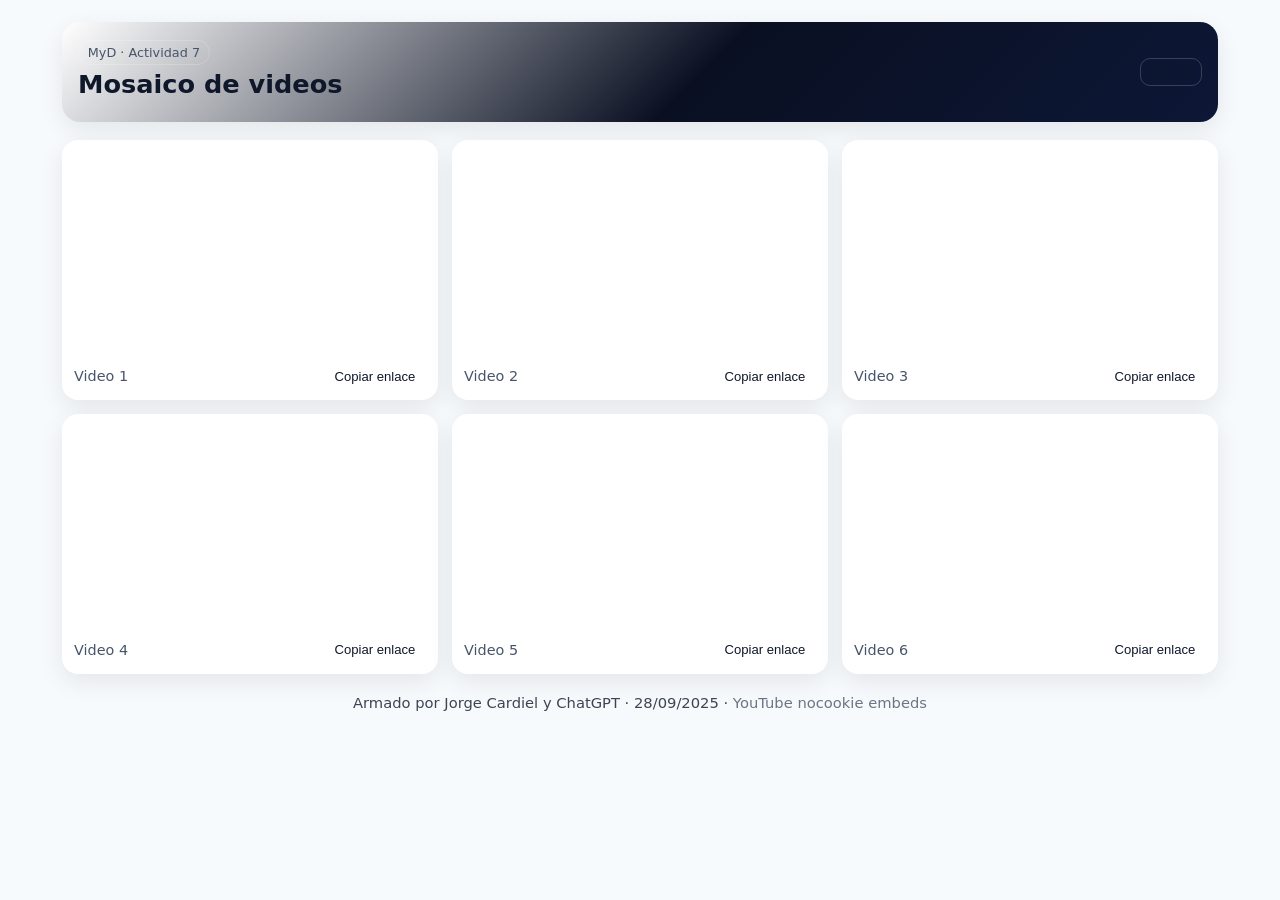
<file: vid_act7.html>
<!doctype html>
<html lang="es">
<head>
  <meta charset="utf-8" />
  <meta name="viewport" content="width=device-width, initial-scale=1" />
  <title>MyD · Actividad 7 — Mosaico de videos</title>
  <meta name="description" content="Mosaico responsive con videos de YouTube embebidos para la Actividad 7 de Migración y Desarrollo."/>
  <style>
    :root{
      --bg:#0b1220;         /* deep slate */
      --text:#e5e7eb;       /* gray-200 */
      --muted:#9aa3b2;      /* slate-400 */
      --card:#0f172a;       /* slate-900 */
      --accent:#22d3ee;     /* cyan-400 */
      --radius:18px;
      --shadow:0 10px 30px rgba(0,0,0,.35);
      --max:1200px;
    }
    @media (prefers-color-scheme: light){
      :root{ --bg:#f7fafc; --text:#0f172a; --muted:#475569; --card:#ffffff; --shadow:0 8px 24px rgba(2,6,23,.08) }
    }
    *{box-sizing:border-box}
    html,body{margin:0;padding:0;background:var(--bg);color:var(--text);font:16px/1.55 system-ui,-apple-system,Segoe UI,Roboto,Ubuntu,"Helvetica Neue",Arial}
    .wrap{max-width:var(--max);margin:0 auto;padding:22px}
    header{display:flex;gap:14px;align-items:center;justify-content:space-between;background:linear-gradient(135deg,var(--card),#0a1022 55%,#0d1736);border-radius:var(--radius);box-shadow:var(--shadow);padding:18px 16px;margin-bottom:18px}
    h1{font-size:clamp(1.1rem,3vw,1.6rem);margin:0}
    .badge{font-size:.8rem;color:var(--muted);border:1px solid rgba(255,255,255,.18);padding:.22rem .55rem;border-radius:999px}
    .grid{display:grid;gap:14px}
    /* Column layout scales smoothly */
    @media(min-width:520px){.grid{grid-template-columns:repeat(2,1fr)}}
    @media(min-width:900px){.grid{grid-template-columns:repeat(3,1fr)}}
    @media(min-width:1300px){.grid{grid-template-columns:repeat(4,1fr)}}
    .tile{background:var(--card);border-radius:16px;overflow:hidden;box-shadow:var(--shadow);display:flex;flex-direction:column}
    .media{position:relative;width:100%}
    .media::before{content:"";display:block;aspect-ratio:16/9}
    .media iframe{position:absolute;inset:0;width:100%;height:100%;border:0}
    .meta{padding:10px 12px;color:var(--muted);font-size:.9rem;display:flex;align-items:center;justify-content:space-between;gap:8px}
    .actions{display:flex;gap:8px}
    .btn{appearance:none;border:1px solid rgba(255,255,255,.18);background:transparent;color:var(--text);border-radius:10px;padding:.35rem .6rem;font-size:.82rem}
    .btn:hover{border-color:var(--accent)}
    .sr-only{position:absolute;width:1px;height:1px;padding:0;margin:-1px;overflow:hidden;clip:rect(0,0,0,0);white-space:nowrap;border:0}
    footer{opacity:.8;text-align:center;margin:18px 0 6px;font-size:.92rem}
  </style>
</head>
<body>
  <div class="wrap">
    <header role="banner">
      <div>
        <span class="badge">MyD · Actividad 7</span>
        <h1>Mosaico de videos</h1>
      </div>
      <button id="toggleCaptions" class="btn" aria-pressed="false">CC: off</button>
    </header>

    <main class="grid" id="grid" aria-label="Mosaico de videos">
      <!-- Video tiles -->
      <article class="tile">
        <div class="media">
          <iframe loading="lazy" title="Video 1" src="https://www.youtube-nocookie.com/embed/cl4Uv9_7KJE" allow="accelerometer; autoplay; clipboard-write; encrypted-media; gyroscope; picture-in-picture; web-share" allowfullscreen></iframe>
        </div>
        <div class="meta"><span>Video 1</span><div class="actions"><button class="btn" data-copy="https://youtu.be/cl4Uv9_7KJE">Copiar enlace</button></div></div>
      </article>
      <article class="tile">
        <div class="media">
          <iframe loading="lazy" title="Video 2" src="https://www.youtube-nocookie.com/embed/co5uywe-1Z8" allow="accelerometer; autoplay; clipboard-write; encrypted-media; gyroscope; picture-in-picture; web-share" allowfullscreen></iframe>
        </div>
        <div class="meta"><span>Video 2</span><div class="actions"><button class="btn" data-copy="https://youtu.be/co5uywe-1Z8">Copiar enlace</button></div></div>
      </article>
      <article class="tile">
        <div class="media">
          <iframe loading="lazy" title="Video 3" src="https://www.youtube-nocookie.com/embed/pO18pM9ZLj4" allow="accelerometer; autoplay; clipboard-write; encrypted-media; gyroscope; picture-in-picture; web-share" allowfullscreen></iframe>
        </div>
        <div class="meta"><span>Video 3</span><div class="actions"><button class="btn" data-copy="https://youtu.be/pO18pM9ZLj4">Copiar enlace</button></div></div>
      </article>
      <article class="tile">
        <div class="media">
          <iframe loading="lazy" title="Video 4" src="https://www.youtube-nocookie.com/embed/A3AuCQml7IQ" allow="accelerometer; autoplay; clipboard-write; encrypted-media; gyroscope; picture-in-picture; web-share" allowfullscreen></iframe>
        </div>
        <div class="meta"><span>Video 4</span><div class="actions"><button class="btn" data-copy="https://youtu.be/A3AuCQml7IQ">Copiar enlace</button></div></div>
      </article>
      <article class="tile">
        <div class="media">
          <iframe loading="lazy" title="Video 5" src="https://www.youtube-nocookie.com/embed/ywgb59eJqsY" allow="accelerometer; autoplay; clipboard-write; encrypted-media; gyroscope; picture-in-picture; web-share" allowfullscreen></iframe>
        </div>
        <div class="meta"><span>Video 5</span><div class="actions"><button class="btn" data-copy="https://youtu.be/ywgb59eJqsY">Copiar enlace</button></div></div>
      </article>
      <article class="tile">
        <div class="media">
          <iframe loading="lazy" title="Video 6" src="https://www.youtube-nocookie.com/embed/QOVCZr9Umpw" allow="accelerometer; autoplay; clipboard-write; encrypted-media; gyroscope; picture-in-picture; web-share" allowfullscreen></iframe>
        </div>
        <div class="meta"><span>Video 6</span><div class="actions"><button class="btn" data-copy="https://youtu.be/QOVCZr9Umpw">Copiar enlace</button></div></div>
      </article>
    </main>

    <footer>
      Armado por Jorge Cardiel y ChatGPT · 28/09/2025 · <span style="color:var(--muted)">YouTube nocookie embeds</span>
    </footer>
  </div>

  <script>
    // Copiar enlace rápido
    document.querySelectorAll('[data-copy]').forEach(btn=>{
      btn.addEventListener('click', async ()=>{
        try{ await navigator.clipboard.writeText(btn.dataset.copy); btn.textContent='Copiado'; setTimeout(()=>btn.textContent='Copiar enlace',1400);}catch(e){ alert('No se pudo copiar'); }
      });
    });

    // Alternar subtítulos por defecto (cc_load_policy=1)
    const toggle = document.getElementById('toggleCaptions');
    const grid = document.getElementById('grid');
    let captionsOn = false;
    function setCaptions(on){
      grid.querySelectorAll('iframe').forEach(f=>{
        const url = new URL(f.src);
        if(on){ url.searchParams.set('cc_load_policy','1'); } else { url.searchParams.delete('cc_load_policy'); }
        f.src = url.toString();
      });
      toggle.setAttribute('aria-pressed', on ? 'true':'false');
      toggle.textContent = on ? 'CC: on' : 'CC: off';
    }
    toggle.addEventListener('click', ()=>{ captionsOn = !captionsOn; setCaptions(captionsOn); });
  </script>
</body>
</html>
</file>
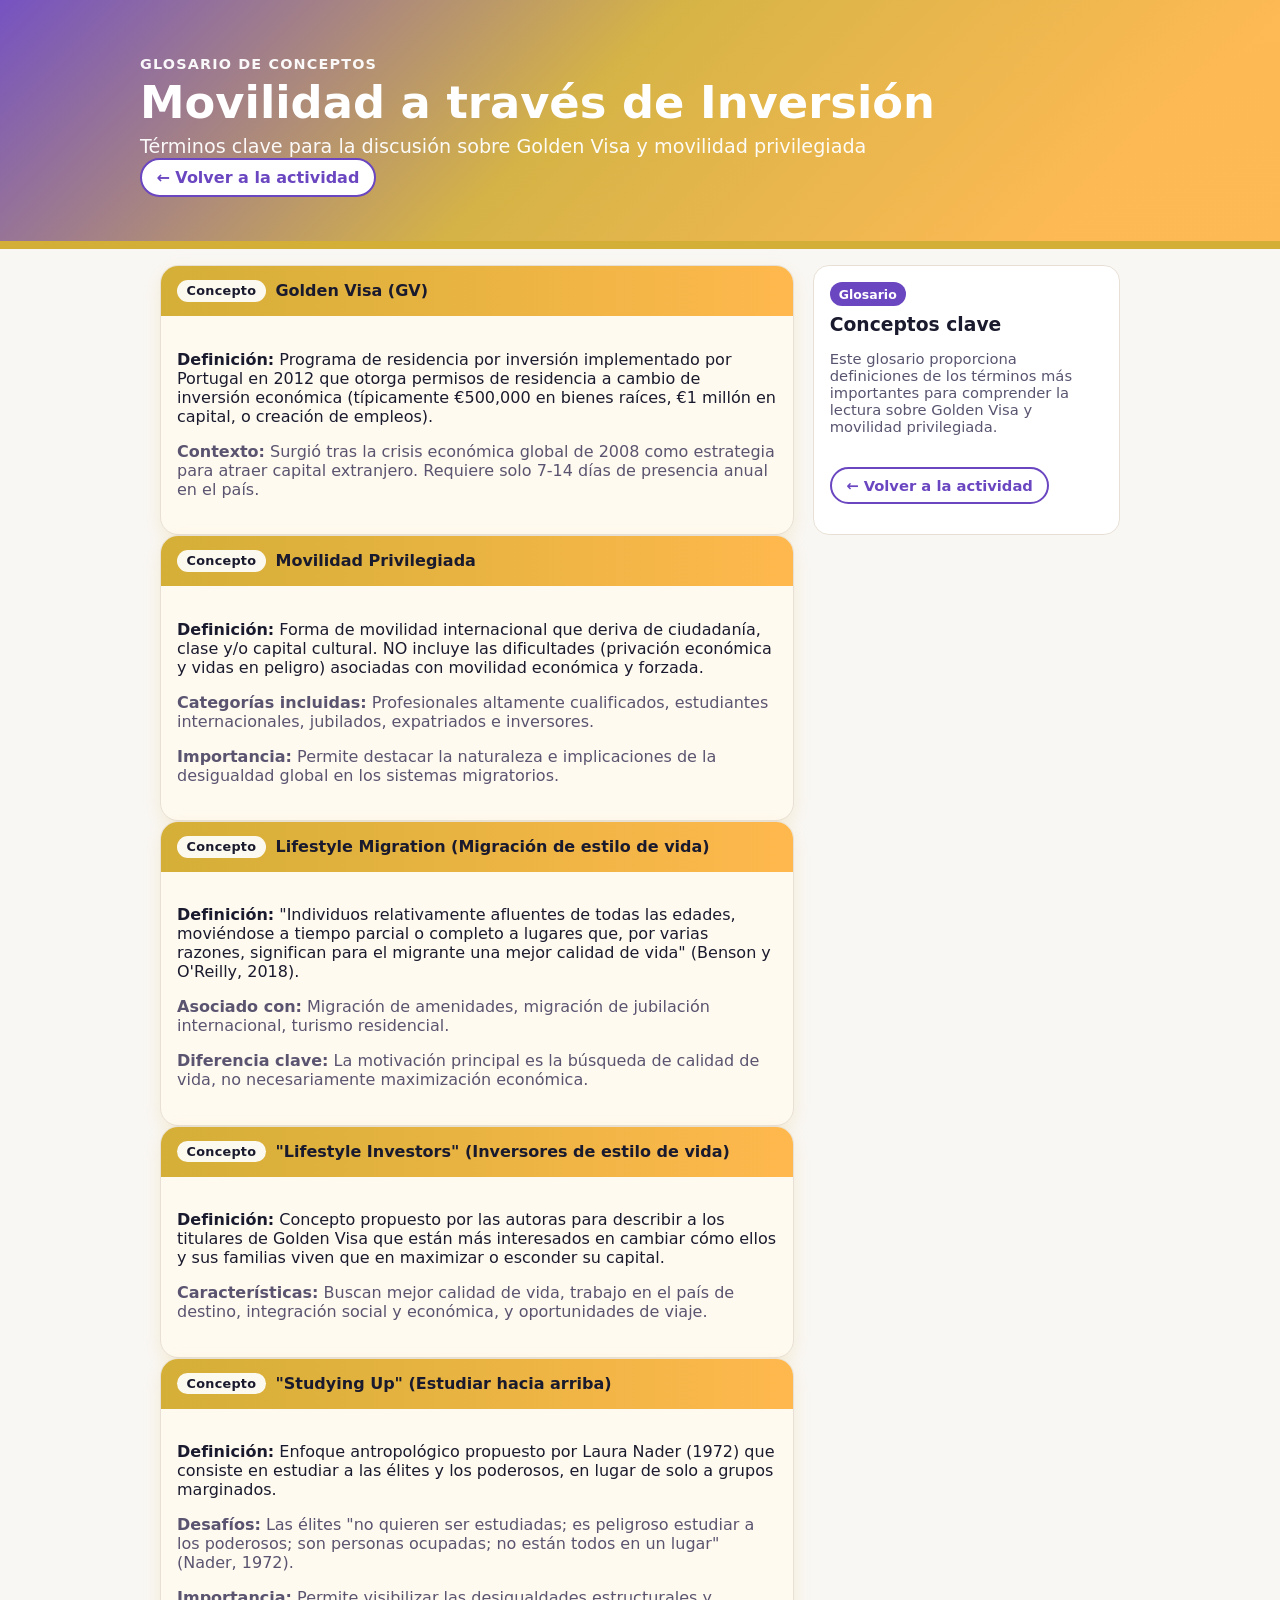
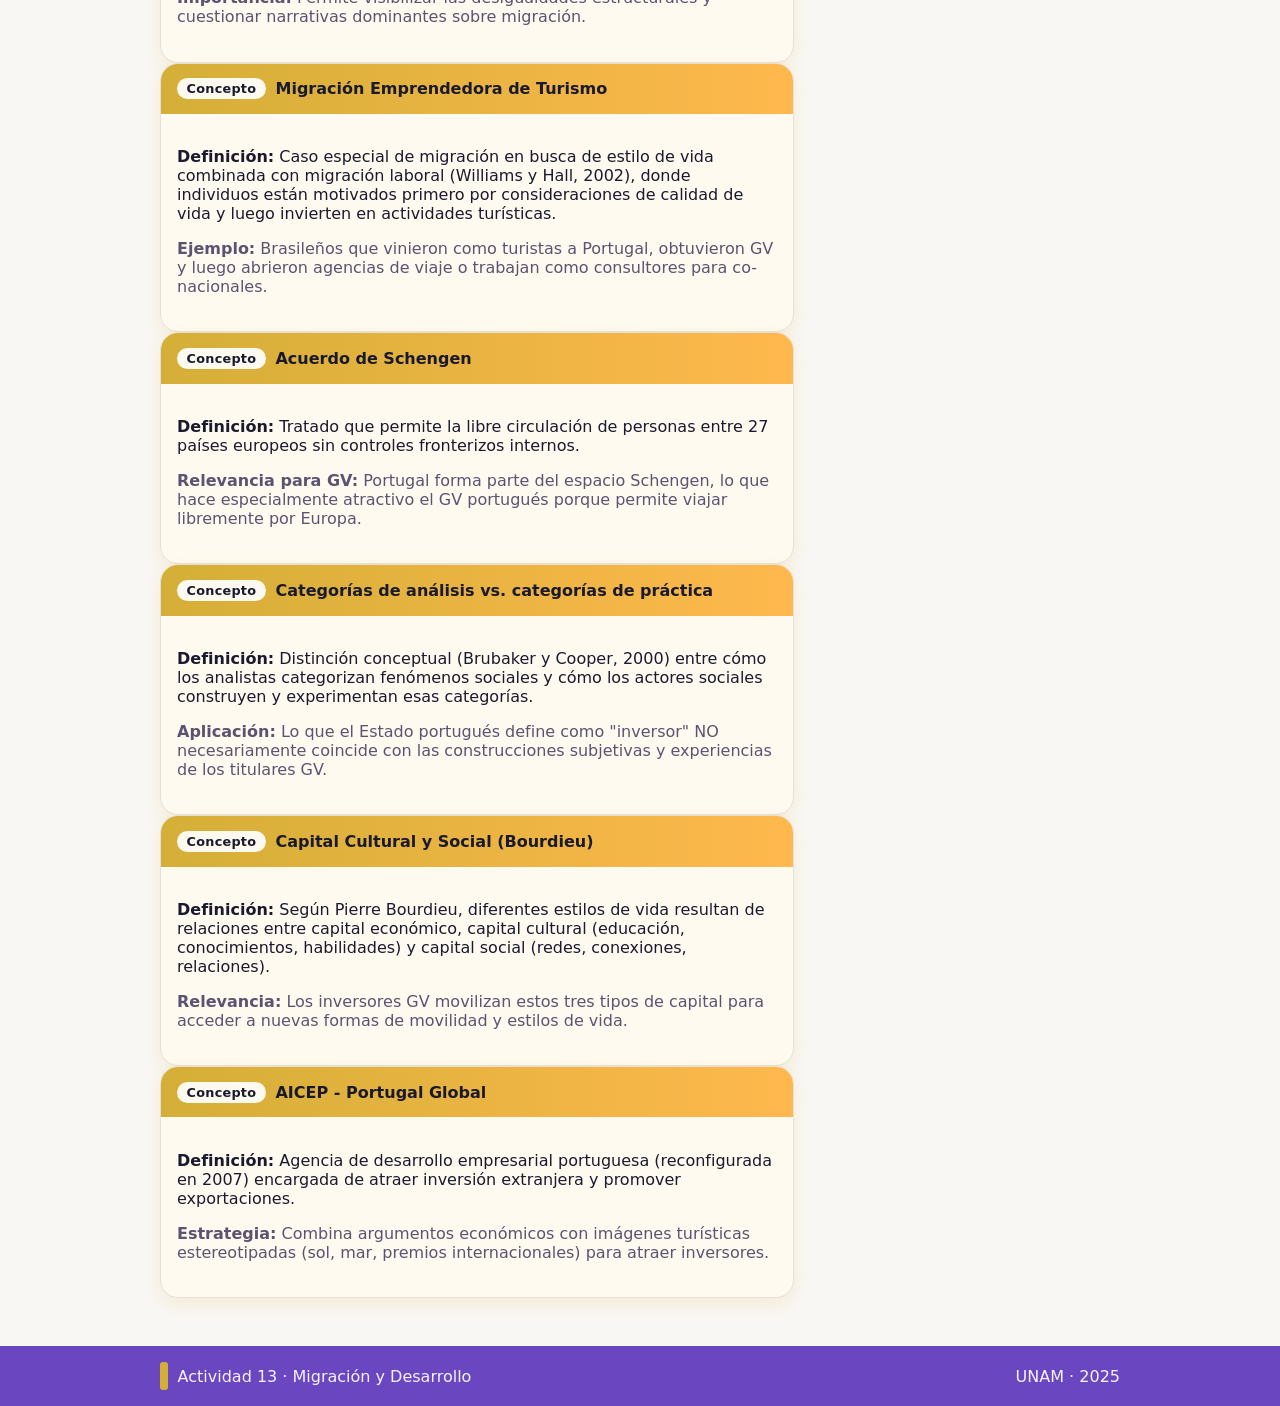
<file: 13golden_visa/glosario.html>
<!DOCTYPE html>
<html lang="es">
<head>
  <meta charset="utf-8" />
  <meta name="viewport" content="width=device-width, initial-scale=1" />
  <title>Glosario · Actividad 13</title>
  <link rel="stylesheet" href="css/styles.css" />
</head>
<body>
  <header>
    <div class="hero">
      <div class="hero-inner">
        <div class="kicker">Glosario de conceptos</div>
        <h1 class="title">Movilidad a través de Inversión</h1>
        <p class="subtitle">Términos clave para la discusión sobre Golden Visa y movilidad privilegiada</p>
        <a href="index.html" class="add">← Volver a la actividad</a>
      </div>
    </div>
  </header>

  <main class="container">
    <div class="grid">
      <section class="col-8">
        
        <article class="card">
          <div class="card-header">
            <span class="pill">Concepto</span>
            Golden Visa (GV)
          </div>
          <div class="card-body">
            <p><strong>Definición:</strong> Programa de residencia por inversión implementado por Portugal en 2012 que otorga permisos de residencia a cambio de inversión económica (típicamente €500,000 en bienes raíces, €1 millón en capital, o creación de empleos).</p>
            <p class="muted"><strong>Contexto:</strong> Surgió tras la crisis económica global de 2008 como estrategia para atraer capital extranjero. Requiere solo 7-14 días de presencia anual en el país.</p>
          </div>
        </article>

        <article class="card">
          <div class="card-header">
            <span class="pill">Concepto</span>
            Movilidad Privilegiada
          </div>
          <div class="card-body">
            <p><strong>Definición:</strong> Forma de movilidad internacional que deriva de ciudadanía, clase y/o capital cultural. NO incluye las dificultades (privación económica y vidas en peligro) asociadas con movilidad económica y forzada.</p>
            <p class="muted"><strong>Categorías incluidas:</strong> Profesionales altamente cualificados, estudiantes internacionales, jubilados, expatriados e inversores.</p>
            <p class="muted"><strong>Importancia:</strong> Permite destacar la naturaleza e implicaciones de la desigualdad global en los sistemas migratorios.</p>
          </div>
        </article>

        <article class="card">
          <div class="card-header">
            <span class="pill">Concepto</span>
            Lifestyle Migration (Migración de estilo de vida)
          </div>
          <div class="card-body">
            <p><strong>Definición:</strong> "Individuos relativamente afluentes de todas las edades, moviéndose a tiempo parcial o completo a lugares que, por varias razones, significan para el migrante una mejor calidad de vida" (Benson y O'Reilly, 2018).</p>
            <p class="muted"><strong>Asociado con:</strong> Migración de amenidades, migración de jubilación internacional, turismo residencial.</p>
            <p class="muted"><strong>Diferencia clave:</strong> La motivación principal es la búsqueda de calidad de vida, no necesariamente maximización económica.</p>
          </div>
        </article>

        <article class="card">
          <div class="card-header">
            <span class="pill">Concepto</span>
            "Lifestyle Investors" (Inversores de estilo de vida)
          </div>
          <div class="card-body">
            <p><strong>Definición:</strong> Concepto propuesto por las autoras para describir a los titulares de Golden Visa que están más interesados en cambiar cómo ellos y sus familias viven que en maximizar o esconder su capital.</p>
            <p class="muted"><strong>Características:</strong> Buscan mejor calidad de vida, trabajo en el país de destino, integración social y económica, y oportunidades de viaje.</p>
          </div>
        </article>

        <article class="card">
          <div class="card-header">
            <span class="pill">Concepto</span>
            "Studying Up" (Estudiar hacia arriba)
          </div>
          <div class="card-body">
            <p><strong>Definición:</strong> Enfoque antropológico propuesto por Laura Nader (1972) que consiste en estudiar a las élites y los poderosos, en lugar de solo a grupos marginados.</p>
            <p class="muted"><strong>Desafíos:</strong> Las élites "no quieren ser estudiadas; es peligroso estudiar a los poderosos; son personas ocupadas; no están todos en un lugar" (Nader, 1972).</p>
            <p class="muted"><strong>Importancia:</strong> Permite visibilizar las desigualdades estructurales y cuestionar narrativas dominantes sobre migración.</p>
          </div>
        </article>

        <article class="card">
          <div class="card-header">
            <span class="pill">Concepto</span>
            Migración Emprendedora de Turismo
          </div>
          <div class="card-body">
            <p><strong>Definición:</strong> Caso especial de migración en busca de estilo de vida combinada con migración laboral (Williams y Hall, 2002), donde individuos están motivados primero por consideraciones de calidad de vida y luego invierten en actividades turísticas.</p>
            <p class="muted"><strong>Ejemplo:</strong> Brasileños que vinieron como turistas a Portugal, obtuvieron GV y luego abrieron agencias de viaje o trabajan como consultores para co-nacionales.</p>
          </div>
        </article>

        <article class="card">
          <div class="card-header">
            <span class="pill">Concepto</span>
            Acuerdo de Schengen
          </div>
          <div class="card-body">
            <p><strong>Definición:</strong> Tratado que permite la libre circulación de personas entre 27 países europeos sin controles fronterizos internos.</p>
            <p class="muted"><strong>Relevancia para GV:</strong> Portugal forma parte del espacio Schengen, lo que hace especialmente atractivo el GV portugués porque permite viajar libremente por Europa.</p>
          </div>
        </article>

        <article class="card">
          <div class="card-header">
            <span class="pill">Concepto</span>
            Categorías de análisis vs. categorías de práctica
          </div>
          <div class="card-body">
            <p><strong>Definición:</strong> Distinción conceptual (Brubaker y Cooper, 2000) entre cómo los analistas categorizan fenómenos sociales y cómo los actores sociales construyen y experimentan esas categorías.</p>
            <p class="muted"><strong>Aplicación:</strong> Lo que el Estado portugués define como "inversor" NO necesariamente coincide con las construcciones subjetivas y experiencias de los titulares GV.</p>
          </div>
        </article>

        <article class="card">
          <div class="card-header">
            <span class="pill">Concepto</span>
            Capital Cultural y Social (Bourdieu)
          </div>
          <div class="card-body">
            <p><strong>Definición:</strong> Según Pierre Bourdieu, diferentes estilos de vida resultan de relaciones entre capital económico, capital cultural (educación, conocimientos, habilidades) y capital social (redes, conexiones, relaciones).</p>
            <p class="muted"><strong>Relevancia:</strong> Los inversores GV movilizan estos tres tipos de capital para acceder a nuevas formas de movilidad y estilos de vida.</p>
          </div>
        </article>

        <article class="card">
          <div class="card-header">
            <span class="pill">Concepto</span>
            AICEP - Portugal Global
          </div>
          <div class="card-body">
            <p><strong>Definición:</strong> Agencia de desarrollo empresarial portuguesa (reconfigurada en 2007) encargada de atraer inversión extranjera y promover exportaciones.</p>
            <p class="muted"><strong>Estrategia:</strong> Combina argumentos económicos con imágenes turísticas estereotipadas (sol, mar, premios internacionales) para atraer inversores.</p>
          </div>
        </article>

      </section>

      <aside class="col-4">
        <div class="panel">
          <span class="badge">Glosario</span>
          <h3 style="margin:.5rem 0 0">Conceptos clave</h3>
          <p class="meta">Este glosario proporciona definiciones de los términos más importantes para comprender la lectura sobre Golden Visa y movilidad privilegiada.</p>
          <p class="meta" style="margin-top:1.5rem;">
            <a href="index.html" class="add" style="display:inline-block;margin-top:.5rem;">← Volver a la actividad</a>
          </p>
        </div>
      </aside>
    </div>
  </main>

  <footer>
    <div class="footer-inner">
      <div class="brand"><span class="stripe"></span>
        <div>Actividad 13 · Migración y Desarrollo</div>
      </div>
      <div>UNAM · 2025</div>
    </div>
  </footer>
</body>
</html>
</file>
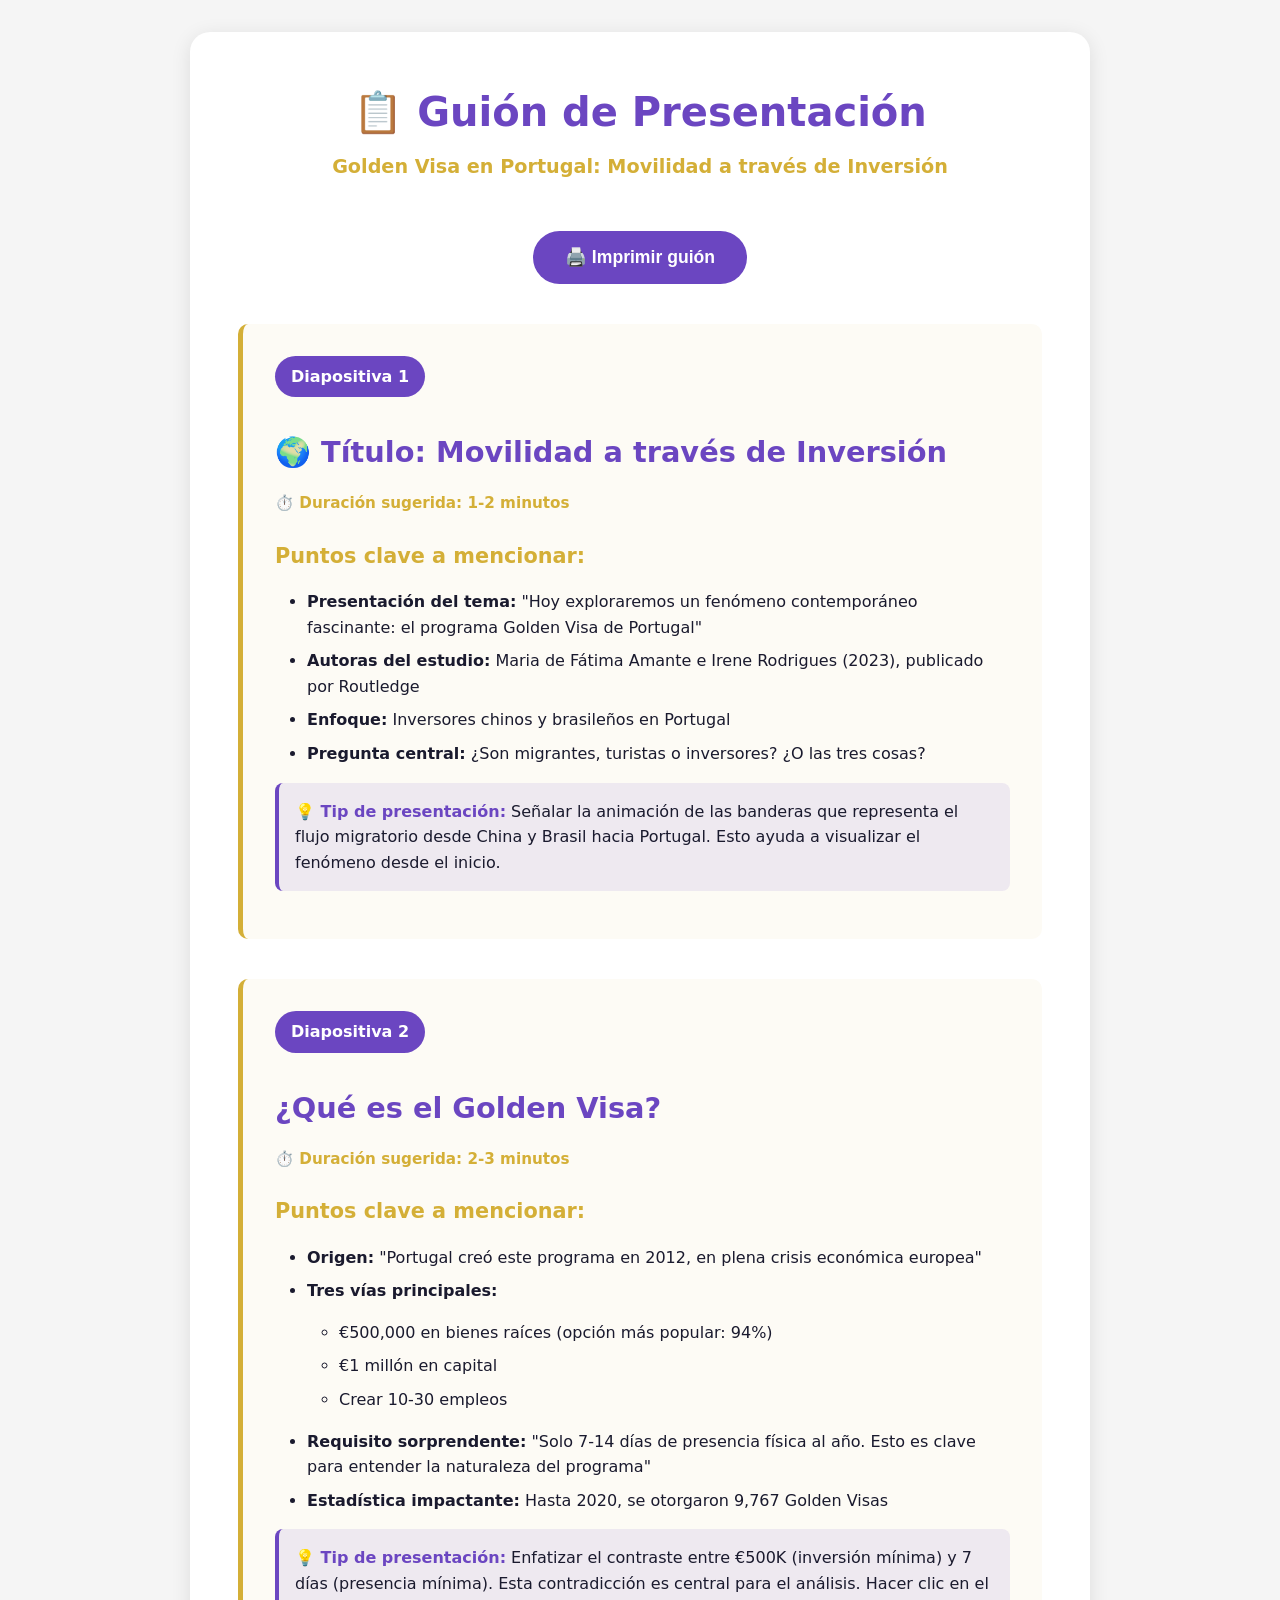
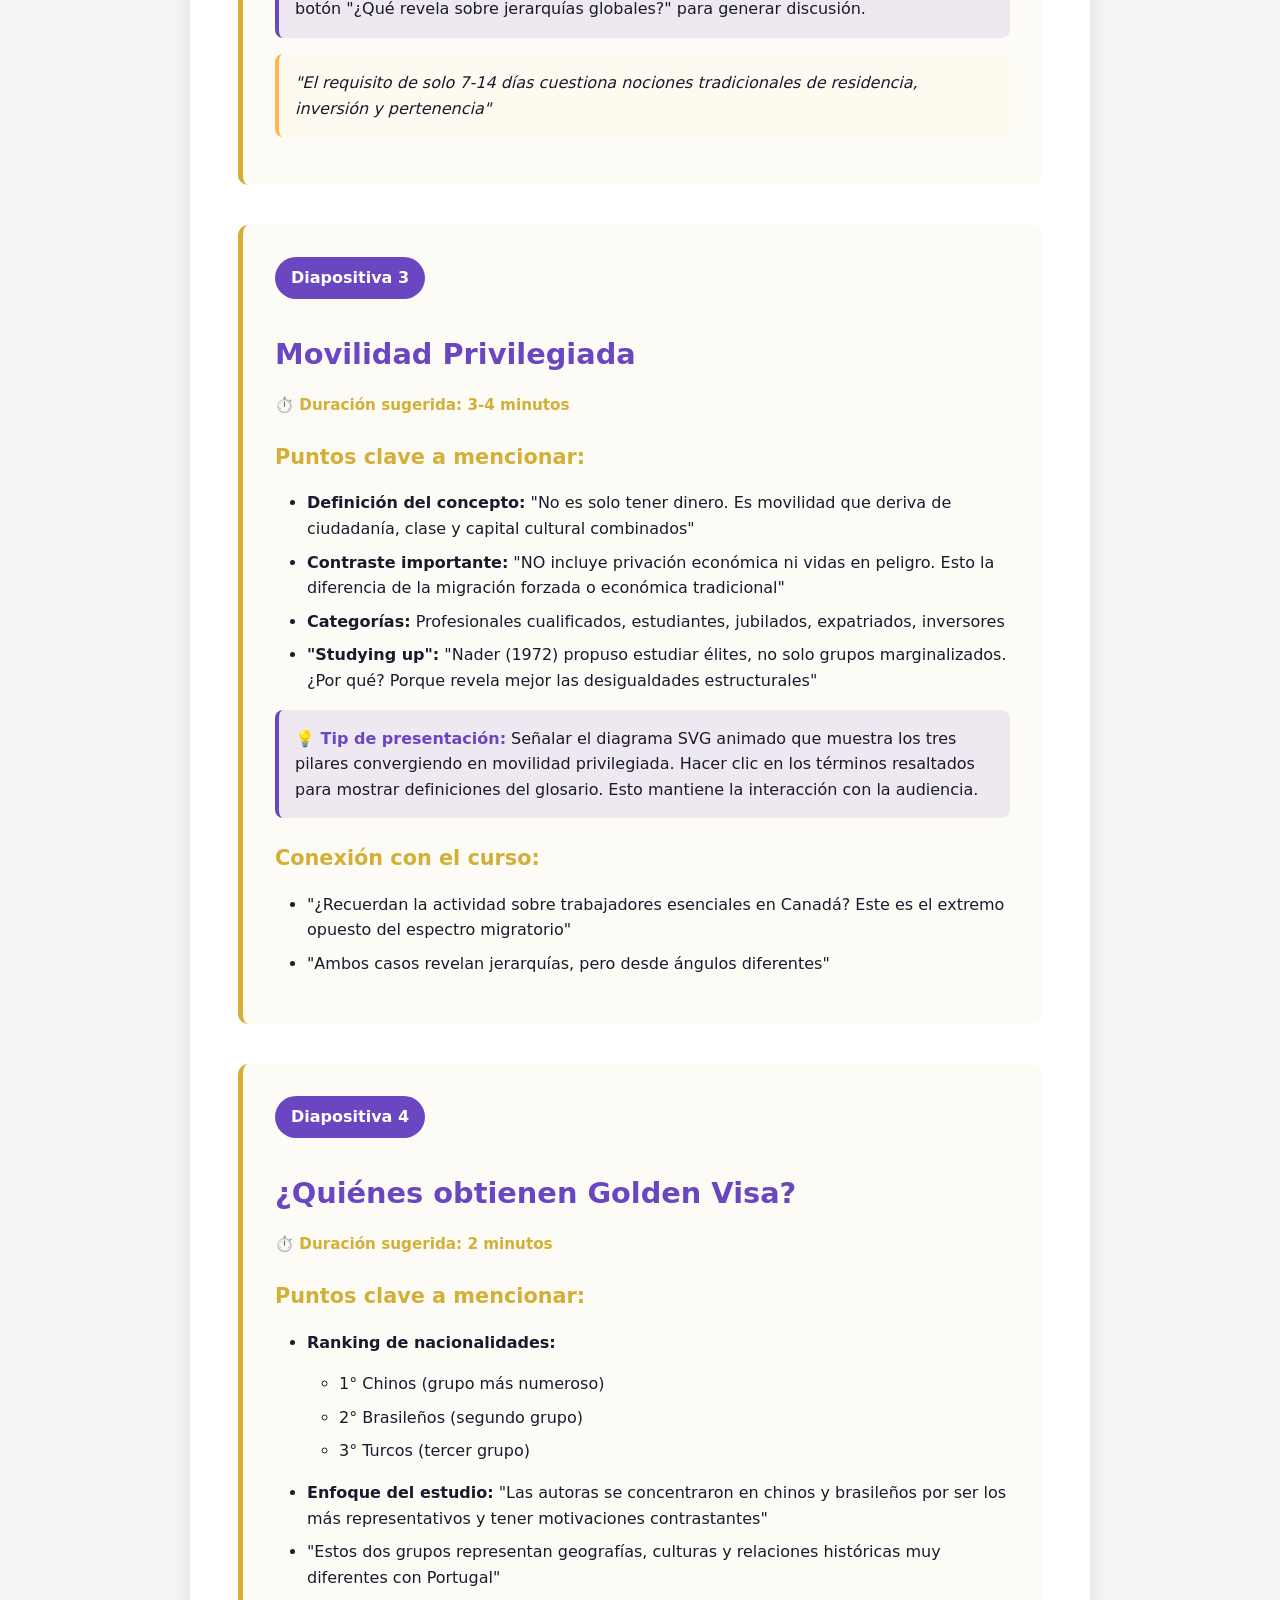
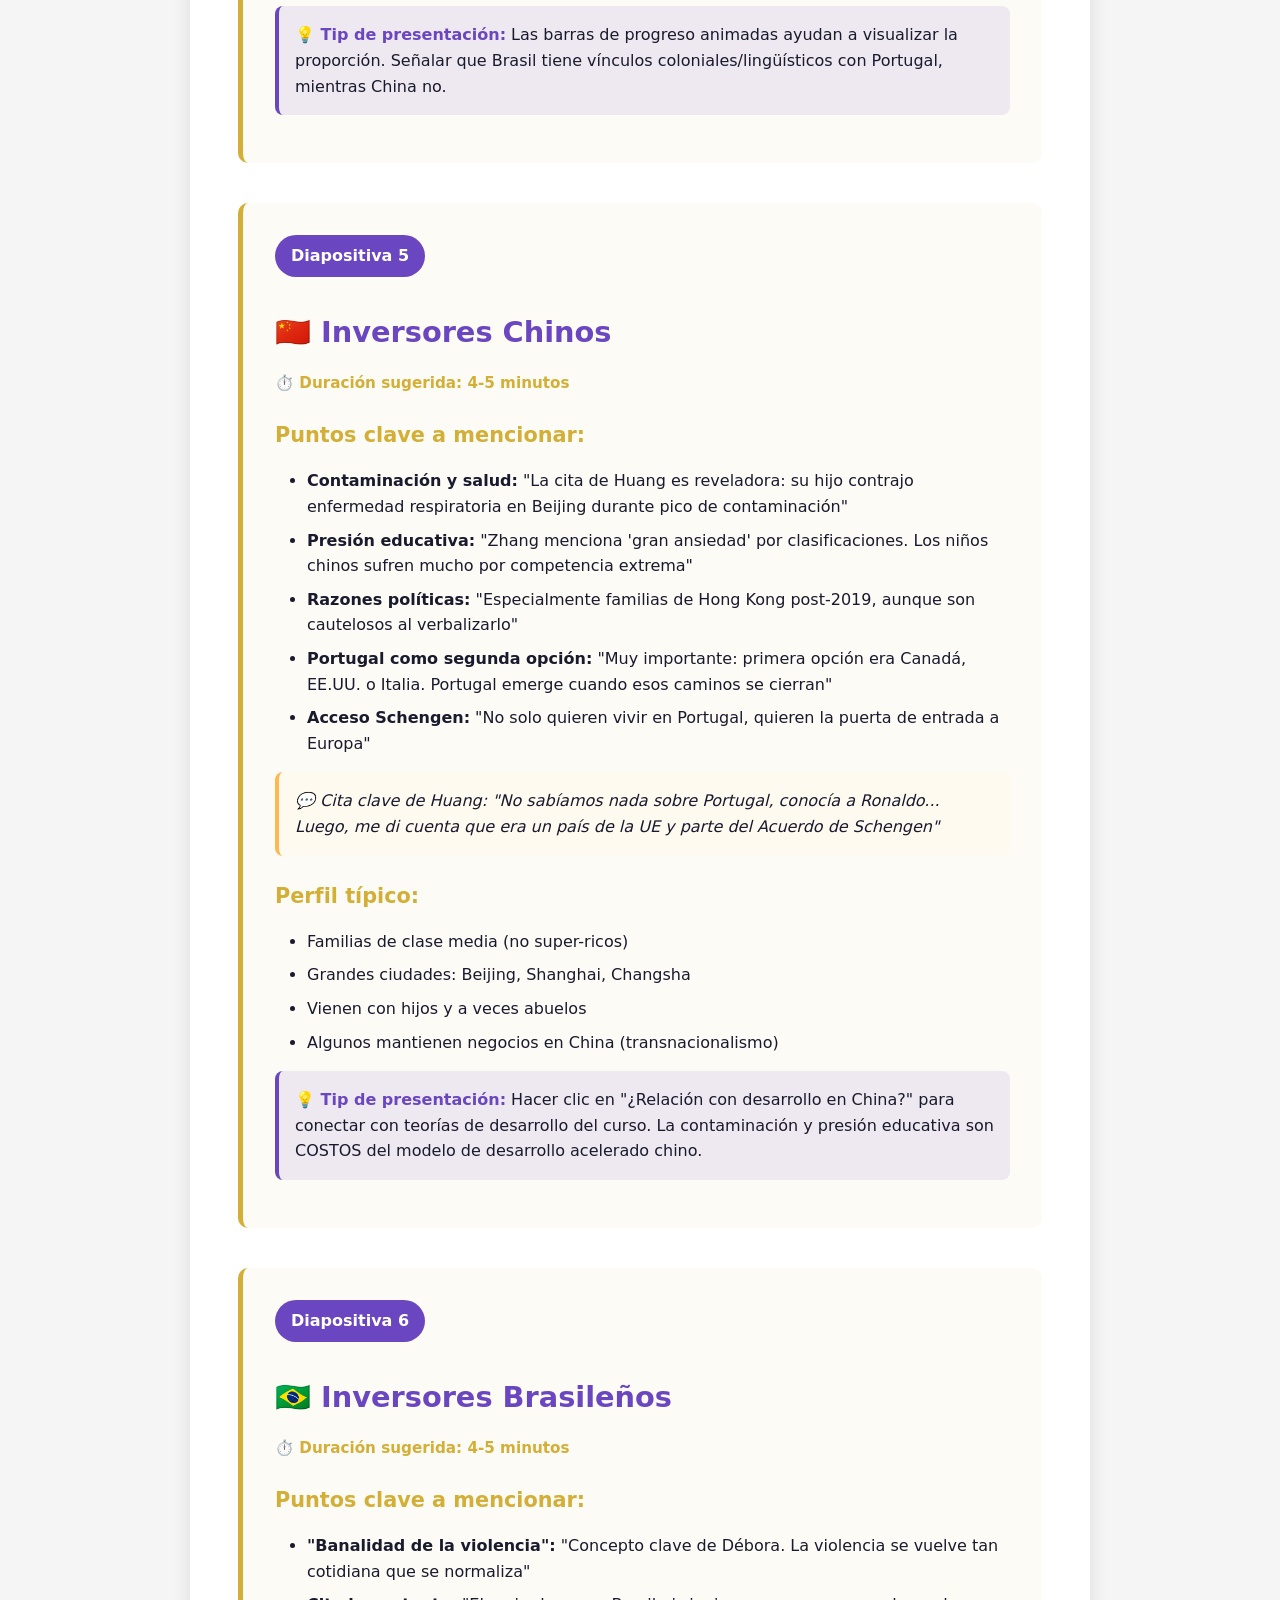
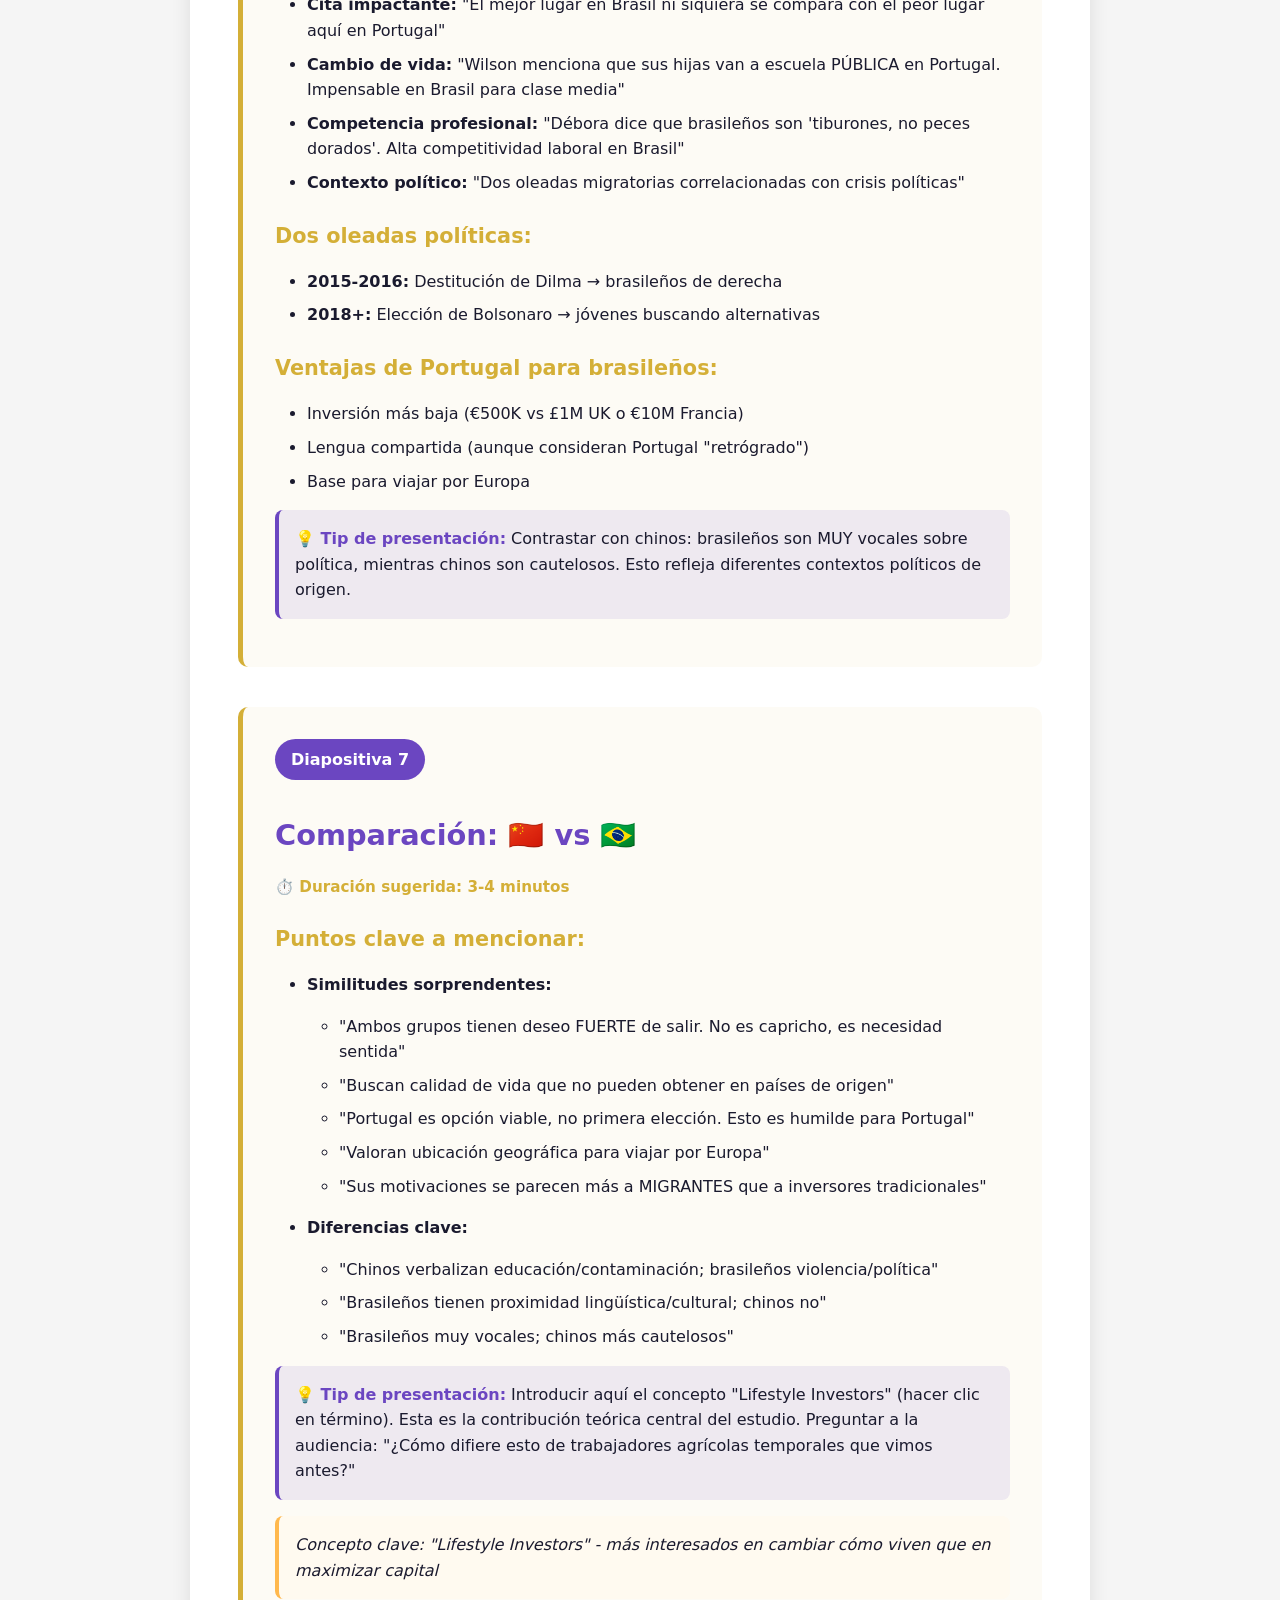
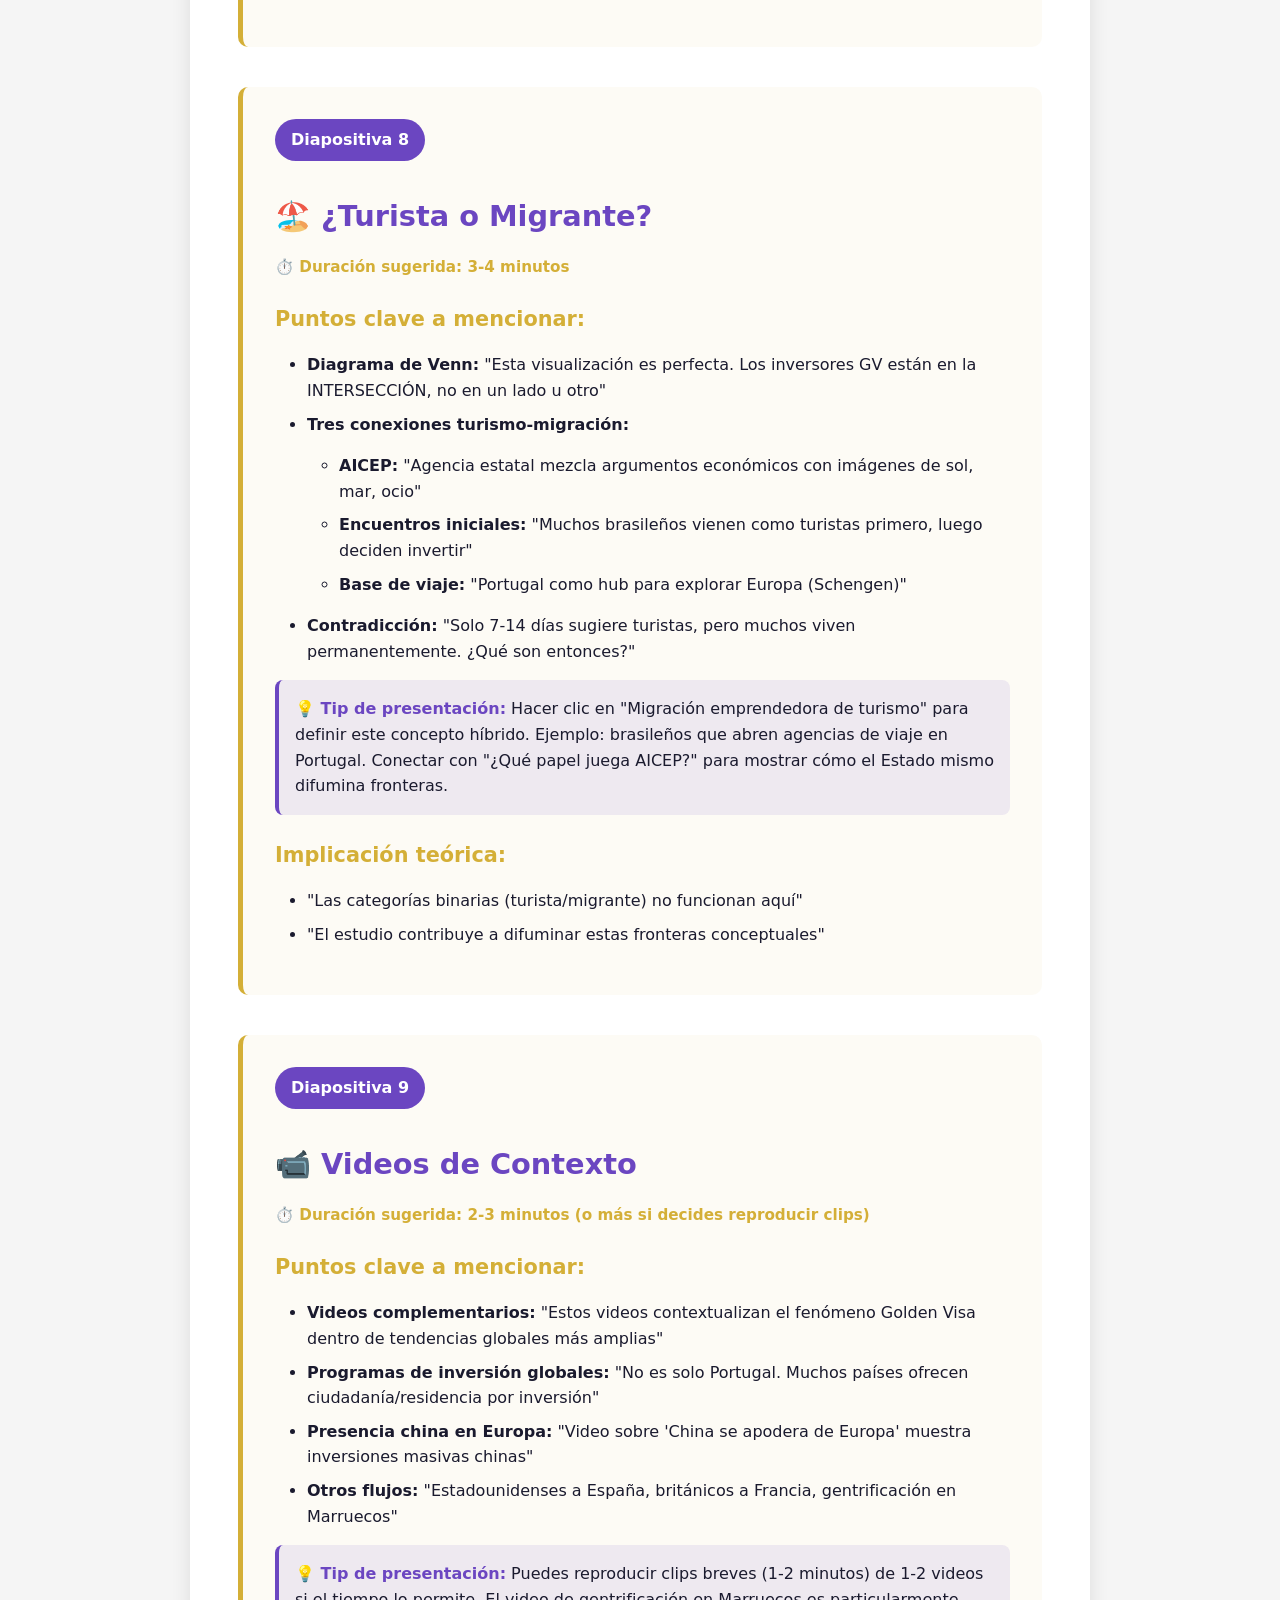
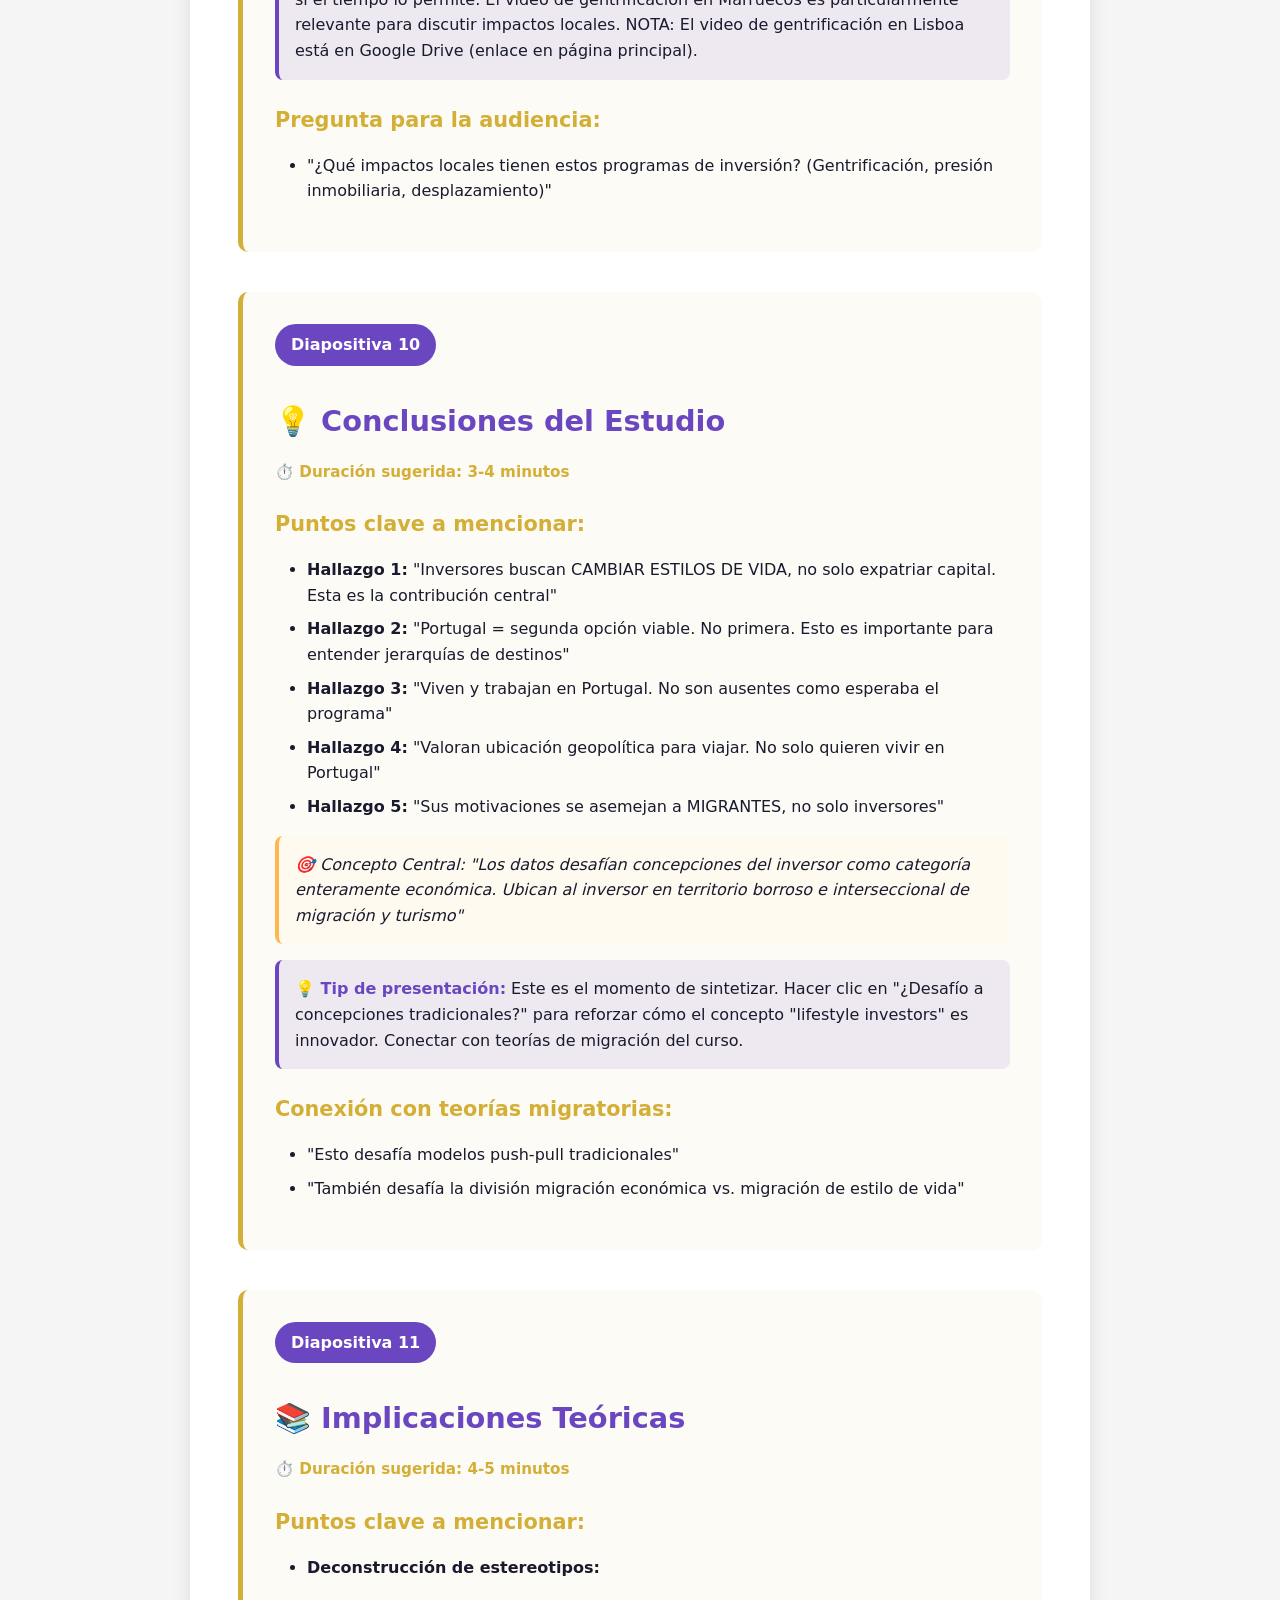
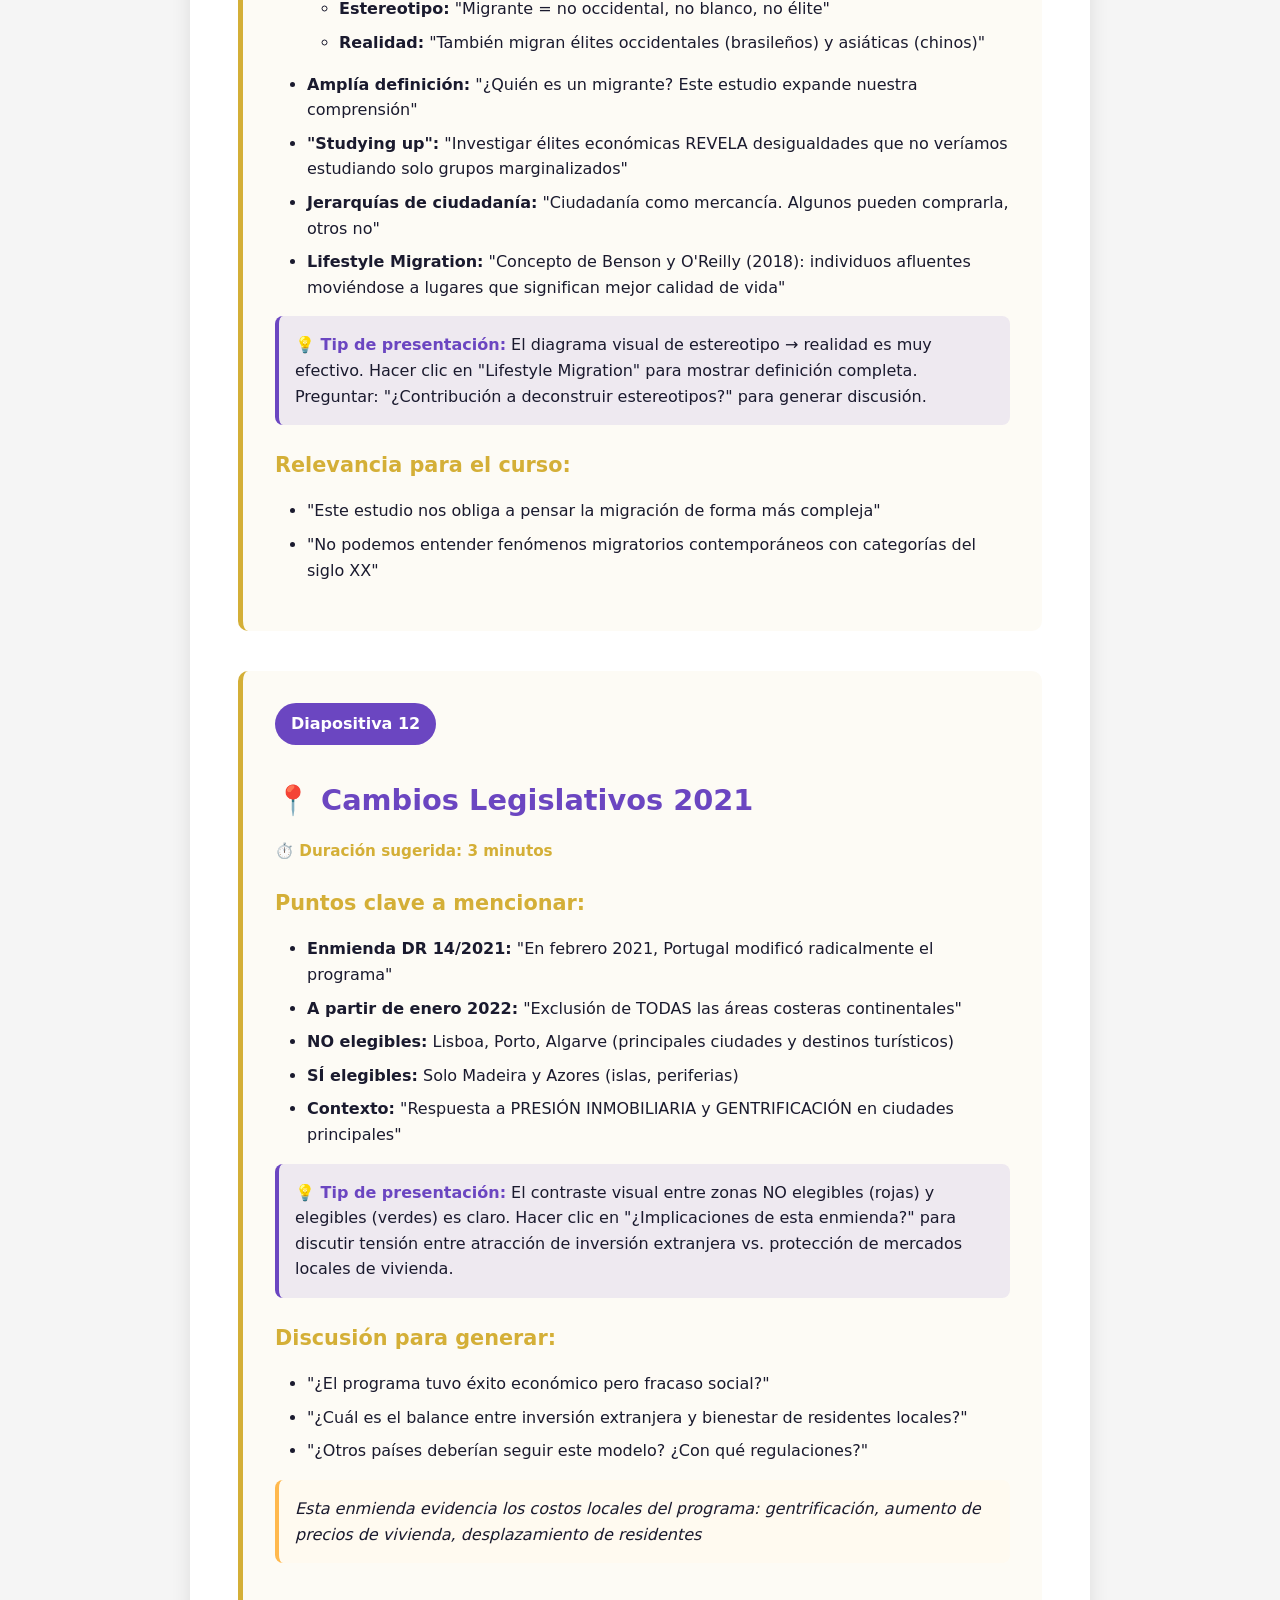
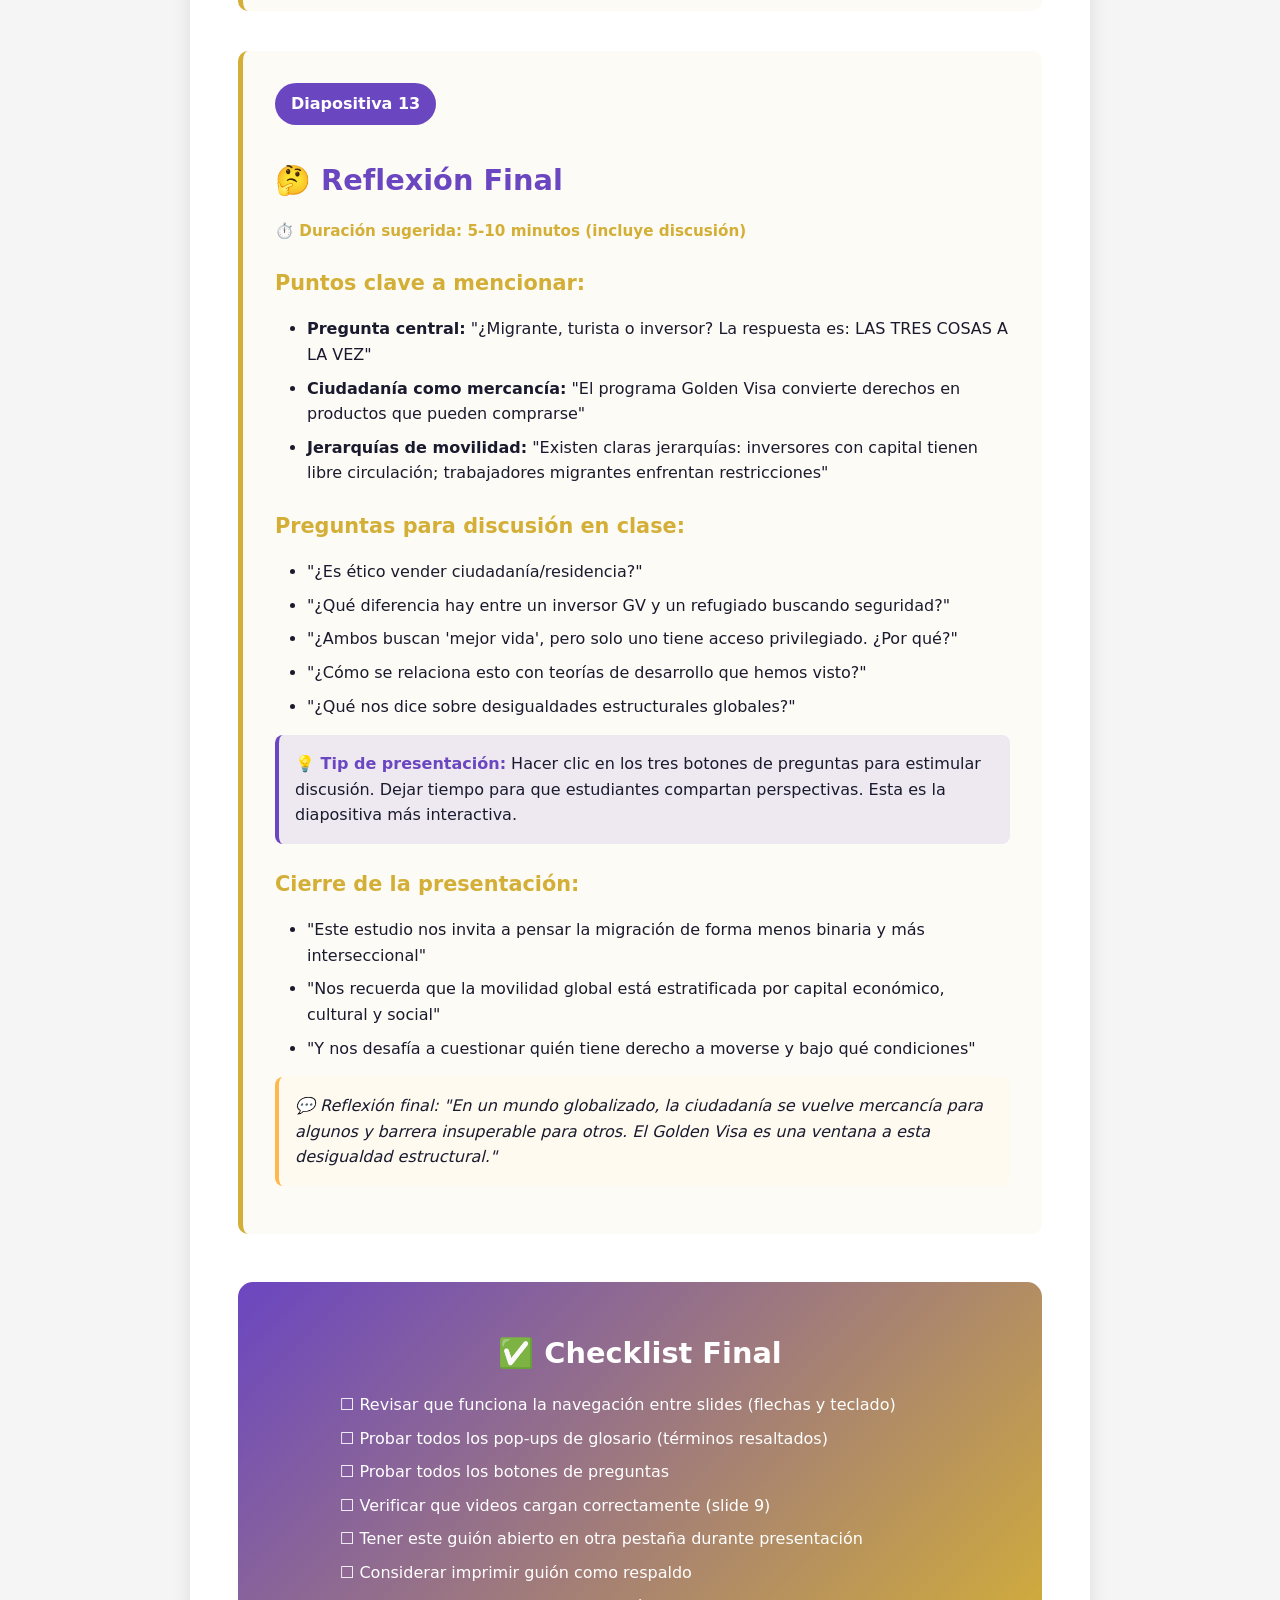
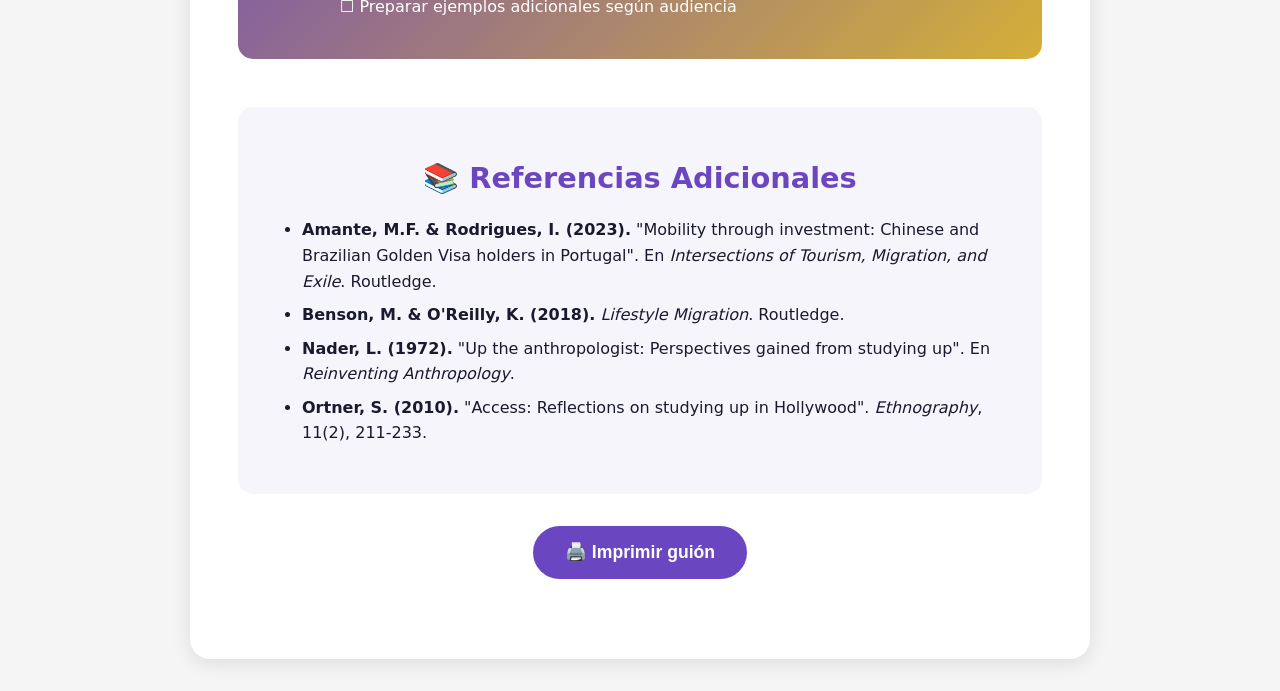
<file: 13golden_visa/guion-presentacion.html>
<!DOCTYPE html>
<html lang="es">
<head>
  <meta charset="utf-8" />
  <meta name="viewport" content="width=device-width, initial-scale=1" />
  <title>Guión de Presentación · Golden Visa</title>
  <style>
    :root{
      --gold:#d4af37;
      --purple:#6b46c1;
      --amber:#ffb84d;
      --cream:#fffaf0;
      --ink:#1a1a2e;
    }
    * {box-sizing: border-box; margin: 0; padding: 0;}
    body {
      font-family: 'Segoe UI', system-ui, sans-serif;
      background: #f5f5f5;
      color: var(--ink);
      padding: 2rem;
      line-height: 1.6;
    }
    .container {
      max-width: 900px;
      margin: 0 auto;
      background: white;
      padding: 3rem;
      border-radius: 20px;
      box-shadow: 0 4px 20px rgba(0,0,0,0.1);
    }
    h1 {
      color: var(--purple);
      font-size: 2.5rem;
      margin-bottom: 0.5rem;
      text-align: center;
    }
    .subtitle {
      color: var(--gold);
      text-align: center;
      font-size: 1.2rem;
      margin-bottom: 3rem;
      font-weight: 600;
    }
    .slide-section {
      margin: 2.5rem 0;
      padding: 2rem;
      border-left: 5px solid var(--gold);
      background: rgba(212, 175, 55, 0.05);
      border-radius: 10px;
    }
    .slide-number {
      display: inline-block;
      background: var(--purple);
      color: white;
      padding: 0.5rem 1rem;
      border-radius: 999px;
      font-weight: 700;
      margin-bottom: 1rem;
    }
    h2 {
      color: var(--purple);
      font-size: 1.8rem;
      margin: 1rem 0;
    }
    h3 {
      color: var(--gold);
      font-size: 1.3rem;
      margin-top: 1.5rem;
      margin-bottom: 0.5rem;
    }
    ul {
      margin: 1rem 0 1rem 2rem;
    }
    li {
      margin: 0.5rem 0;
    }
    .tip {
      background: rgba(107, 70, 193, 0.1);
      padding: 1rem;
      border-radius: 8px;
      margin: 1rem 0;
      border-left: 4px solid var(--purple);
    }
    .tip strong {
      color: var(--purple);
    }
    .timing {
      color: var(--gold);
      font-weight: 700;
      font-size: 0.95rem;
    }
    .key-quote {
      background: var(--cream);
      padding: 1rem;
      border-radius: 8px;
      font-style: italic;
      margin: 1rem 0;
      border-left: 4px solid var(--amber);
    }
    .print-btn {
      background: var(--purple);
      color: white;
      border: none;
      padding: 1rem 2rem;
      border-radius: 999px;
      font-size: 1.1rem;
      font-weight: 700;
      cursor: pointer;
      display: block;
      margin: 2rem auto;
    }
    .print-btn:hover {
      background: var(--gold);
    }
    @media print {
      body {
        background: white;
        padding: 0;
      }
      .container {
        box-shadow: none;
      }
      .print-btn {
        display: none;
      }
    }
  </style>
</head>
<body>
  <div class="container">
    <h1>📋 Guión de Presentación</h1>
    <p class="subtitle">Golden Visa en Portugal: Movilidad a través de Inversión</p>

    <button class="print-btn" onclick="window.print()">🖨️ Imprimir guión</button>

    <div class="slide-section">
      <span class="slide-number">Diapositiva 1</span>
      <h2>🌍 Título: Movilidad a través de Inversión</h2>
      <p class="timing">⏱️ Duración sugerida: 1-2 minutos</p>
      
      <h3>Puntos clave a mencionar:</h3>
      <ul>
        <li><strong>Presentación del tema:</strong> "Hoy exploraremos un fenómeno contemporáneo fascinante: el programa Golden Visa de Portugal"</li>
        <li><strong>Autoras del estudio:</strong> Maria de Fátima Amante e Irene Rodrigues (2023), publicado por Routledge</li>
        <li><strong>Enfoque:</strong> Inversores chinos y brasileños en Portugal</li>
        <li><strong>Pregunta central:</strong> ¿Son migrantes, turistas o inversores? ¿O las tres cosas?</li>
      </ul>

      <div class="tip">
        <strong>💡 Tip de presentación:</strong> Señalar la animación de las banderas que representa el flujo migratorio desde China y Brasil hacia Portugal. Esto ayuda a visualizar el fenómeno desde el inicio.
      </div>
    </div>

    <div class="slide-section">
      <span class="slide-number">Diapositiva 2</span>
      <h2>¿Qué es el Golden Visa?</h2>
      <p class="timing">⏱️ Duración sugerida: 2-3 minutos</p>
      
      <h3>Puntos clave a mencionar:</h3>
      <ul>
        <li><strong>Origen:</strong> "Portugal creó este programa en 2012, en plena crisis económica europea"</li>
        <li><strong>Tres vías principales:</strong>
          <ul>
            <li>€500,000 en bienes raíces (opción más popular: 94%)</li>
            <li>€1 millón en capital</li>
            <li>Crear 10-30 empleos</li>
          </ul>
        </li>
        <li><strong>Requisito sorprendente:</strong> "Solo 7-14 días de presencia física al año. Esto es clave para entender la naturaleza del programa"</li>
        <li><strong>Estadística impactante:</strong> Hasta 2020, se otorgaron 9,767 Golden Visas</li>
      </ul>

      <div class="tip">
        <strong>💡 Tip de presentación:</strong> Enfatizar el contraste entre €500K (inversión mínima) y 7 días (presencia mínima). Esta contradicción es central para el análisis. Hacer clic en el botón "¿Qué revela sobre jerarquías globales?" para generar discusión.
      </div>

      <div class="key-quote">
        "El requisito de solo 7-14 días cuestiona nociones tradicionales de residencia, inversión y pertenencia"
      </div>
    </div>

    <div class="slide-section">
      <span class="slide-number">Diapositiva 3</span>
      <h2>Movilidad Privilegiada</h2>
      <p class="timing">⏱️ Duración sugerida: 3-4 minutos</p>
      
      <h3>Puntos clave a mencionar:</h3>
      <ul>
        <li><strong>Definición del concepto:</strong> "No es solo tener dinero. Es movilidad que deriva de ciudadanía, clase y capital cultural combinados"</li>
        <li><strong>Contraste importante:</strong> "NO incluye privación económica ni vidas en peligro. Esto la diferencia de la migración forzada o económica tradicional"</li>
        <li><strong>Categorías:</strong> Profesionales cualificados, estudiantes, jubilados, expatriados, inversores</li>
        <li><strong>"Studying up":</strong> "Nader (1972) propuso estudiar élites, no solo grupos marginalizados. ¿Por qué? Porque revela mejor las desigualdades estructurales"</li>
      </ul>

      <div class="tip">
        <strong>💡 Tip de presentación:</strong> Señalar el diagrama SVG animado que muestra los tres pilares convergiendo en movilidad privilegiada. Hacer clic en los términos resaltados para mostrar definiciones del glosario. Esto mantiene la interacción con la audiencia.
      </div>

      <h3>Conexión con el curso:</h3>
      <ul>
        <li>"¿Recuerdan la actividad sobre trabajadores esenciales en Canadá? Este es el extremo opuesto del espectro migratorio"</li>
        <li>"Ambos casos revelan jerarquías, pero desde ángulos diferentes"</li>
      </ul>
    </div>

    <div class="slide-section">
      <span class="slide-number">Diapositiva 4</span>
      <h2>¿Quiénes obtienen Golden Visa?</h2>
      <p class="timing">⏱️ Duración sugerida: 2 minutos</p>
      
      <h3>Puntos clave a mencionar:</h3>
      <ul>
        <li><strong>Ranking de nacionalidades:</strong>
          <ul>
            <li>1° Chinos (grupo más numeroso)</li>
            <li>2° Brasileños (segundo grupo)</li>
            <li>3° Turcos (tercer grupo)</li>
          </ul>
        </li>
        <li><strong>Enfoque del estudio:</strong> "Las autoras se concentraron en chinos y brasileños por ser los más representativos y tener motivaciones contrastantes"</li>
        <li>"Estos dos grupos representan geografías, culturas y relaciones históricas muy diferentes con Portugal"</li>
      </ul>

      <div class="tip">
        <strong>💡 Tip de presentación:</strong> Las barras de progreso animadas ayudan a visualizar la proporción. Señalar que Brasil tiene vínculos coloniales/lingüísticos con Portugal, mientras China no.
      </div>
    </div>

    <div class="slide-section">
      <span class="slide-number">Diapositiva 5</span>
      <h2>🇨🇳 Inversores Chinos</h2>
      <p class="timing">⏱️ Duración sugerida: 4-5 minutos</p>
      
      <h3>Puntos clave a mencionar:</h3>
      <ul>
        <li><strong>Contaminación y salud:</strong> "La cita de Huang es reveladora: su hijo contrajo enfermedad respiratoria en Beijing durante pico de contaminación"</li>
        <li><strong>Presión educativa:</strong> "Zhang menciona 'gran ansiedad' por clasificaciones. Los niños chinos sufren mucho por competencia extrema"</li>
        <li><strong>Razones políticas:</strong> "Especialmente familias de Hong Kong post-2019, aunque son cautelosos al verbalizarlo"</li>
        <li><strong>Portugal como segunda opción:</strong> "Muy importante: primera opción era Canadá, EE.UU. o Italia. Portugal emerge cuando esos caminos se cierran"</li>
        <li><strong>Acceso Schengen:</strong> "No solo quieren vivir en Portugal, quieren la puerta de entrada a Europa"</li>
      </ul>

      <div class="key-quote">
        💬 Cita clave de Huang: "No sabíamos nada sobre Portugal, conocía a Ronaldo... Luego, me di cuenta que era un país de la UE y parte del Acuerdo de Schengen"
      </div>

      <h3>Perfil típico:</h3>
      <ul>
        <li>Familias de clase media (no super-ricos)</li>
        <li>Grandes ciudades: Beijing, Shanghai, Changsha</li>
        <li>Vienen con hijos y a veces abuelos</li>
        <li>Algunos mantienen negocios en China (transnacionalismo)</li>
      </ul>

      <div class="tip">
        <strong>💡 Tip de presentación:</strong> Hacer clic en "¿Relación con desarrollo en China?" para conectar con teorías de desarrollo del curso. La contaminación y presión educativa son COSTOS del modelo de desarrollo acelerado chino.
      </div>
    </div>

    <div class="slide-section">
      <span class="slide-number">Diapositiva 6</span>
      <h2>🇧🇷 Inversores Brasileños</h2>
      <p class="timing">⏱️ Duración sugerida: 4-5 minutos</p>
      
      <h3>Puntos clave a mencionar:</h3>
      <ul>
        <li><strong>"Banalidad de la violencia":</strong> "Concepto clave de Débora. La violencia se vuelve tan cotidiana que se normaliza"</li>
        <li><strong>Cita impactante:</strong> "El mejor lugar en Brasil ni siquiera se compara con el peor lugar aquí en Portugal"</li>
        <li><strong>Cambio de vida:</strong> "Wilson menciona que sus hijas van a escuela PÚBLICA en Portugal. Impensable en Brasil para clase media"</li>
        <li><strong>Competencia profesional:</strong> "Débora dice que brasileños son 'tiburones, no peces dorados'. Alta competitividad laboral en Brasil"</li>
        <li><strong>Contexto político:</strong> "Dos oleadas migratorias correlacionadas con crisis políticas"</li>
      </ul>

      <h3>Dos oleadas políticas:</h3>
      <ul>
        <li><strong>2015-2016:</strong> Destitución de Dilma → brasileños de derecha</li>
        <li><strong>2018+:</strong> Elección de Bolsonaro → jóvenes buscando alternativas</li>
      </ul>

      <h3>Ventajas de Portugal para brasileños:</h3>
      <ul>
        <li>Inversión más baja (€500K vs £1M UK o €10M Francia)</li>
        <li>Lengua compartida (aunque consideran Portugal "retrógrado")</li>
        <li>Base para viajar por Europa</li>
      </ul>

      <div class="tip">
        <strong>💡 Tip de presentación:</strong> Contrastar con chinos: brasileños son MUY vocales sobre política, mientras chinos son cautelosos. Esto refleja diferentes contextos políticos de origen.
      </div>
    </div>

    <div class="slide-section">
      <span class="slide-number">Diapositiva 7</span>
      <h2>Comparación: 🇨🇳 vs 🇧🇷</h2>
      <p class="timing">⏱️ Duración sugerida: 3-4 minutos</p>
      
      <h3>Puntos clave a mencionar:</h3>
      <ul>
        <li><strong>Similitudes sorprendentes:</strong>
          <ul>
            <li>"Ambos grupos tienen deseo FUERTE de salir. No es capricho, es necesidad sentida"</li>
            <li>"Buscan calidad de vida que no pueden obtener en países de origen"</li>
            <li>"Portugal es opción viable, no primera elección. Esto es humilde para Portugal"</li>
            <li>"Valoran ubicación geográfica para viajar por Europa"</li>
            <li>"Sus motivaciones se parecen más a MIGRANTES que a inversores tradicionales"</li>
          </ul>
        </li>
        <li><strong>Diferencias clave:</strong>
          <ul>
            <li>"Chinos verbalizan educación/contaminación; brasileños violencia/política"</li>
            <li>"Brasileños tienen proximidad lingüística/cultural; chinos no"</li>
            <li>"Brasileños muy vocales; chinos más cautelosos"</li>
          </ul>
        </li>
      </ul>

      <div class="tip">
        <strong>💡 Tip de presentación:</strong> Introducir aquí el concepto "Lifestyle Investors" (hacer clic en término). Esta es la contribución teórica central del estudio. Preguntar a la audiencia: "¿Cómo difiere esto de trabajadores agrícolas temporales que vimos antes?"
      </div>

      <div class="key-quote">
        Concepto clave: "Lifestyle Investors" - más interesados en cambiar cómo viven que en maximizar capital
      </div>
    </div>

    <div class="slide-section">
      <span class="slide-number">Diapositiva 8</span>
      <h2>🏖️ ¿Turista o Migrante?</h2>
      <p class="timing">⏱️ Duración sugerida: 3-4 minutos</p>
      
      <h3>Puntos clave a mencionar:</h3>
      <ul>
        <li><strong>Diagrama de Venn:</strong> "Esta visualización es perfecta. Los inversores GV están en la INTERSECCIÓN, no en un lado u otro"</li>
        <li><strong>Tres conexiones turismo-migración:</strong>
          <ul>
            <li><strong>AICEP:</strong> "Agencia estatal mezcla argumentos económicos con imágenes de sol, mar, ocio"</li>
            <li><strong>Encuentros iniciales:</strong> "Muchos brasileños vienen como turistas primero, luego deciden invertir"</li>
            <li><strong>Base de viaje:</strong> "Portugal como hub para explorar Europa (Schengen)"</li>
          </ul>
        </li>
        <li><strong>Contradicción:</strong> "Solo 7-14 días sugiere turistas, pero muchos viven permanentemente. ¿Qué son entonces?"</li>
      </ul>

      <div class="tip">
        <strong>💡 Tip de presentación:</strong> Hacer clic en "Migración emprendedora de turismo" para definir este concepto híbrido. Ejemplo: brasileños que abren agencias de viaje en Portugal. Conectar con "¿Qué papel juega AICEP?" para mostrar cómo el Estado mismo difumina fronteras.
      </div>

      <h3>Implicación teórica:</h3>
      <ul>
        <li>"Las categorías binarias (turista/migrante) no funcionan aquí"</li>
        <li>"El estudio contribuye a difuminar estas fronteras conceptuales"</li>
      </ul>
    </div>

    <div class="slide-section">
      <span class="slide-number">Diapositiva 9</span>
      <h2>📹 Videos de Contexto</h2>
      <p class="timing">⏱️ Duración sugerida: 2-3 minutos (o más si decides reproducir clips)</p>
      
      <h3>Puntos clave a mencionar:</h3>
      <ul>
        <li><strong>Videos complementarios:</strong> "Estos videos contextualizan el fenómeno Golden Visa dentro de tendencias globales más amplias"</li>
        <li><strong>Programas de inversión globales:</strong> "No es solo Portugal. Muchos países ofrecen ciudadanía/residencia por inversión"</li>
        <li><strong>Presencia china en Europa:</strong> "Video sobre 'China se apodera de Europa' muestra inversiones masivas chinas"</li>
        <li><strong>Otros flujos:</strong> "Estadounidenses a España, británicos a Francia, gentrificación en Marruecos"</li>
      </ul>

      <div class="tip">
        <strong>💡 Tip de presentación:</strong> Puedes reproducir clips breves (1-2 minutos) de 1-2 videos si el tiempo lo permite. El video de gentrificación en Marruecos es particularmente relevante para discutir impactos locales. NOTA: El video de gentrificación en Lisboa está en Google Drive (enlace en página principal).
      </div>

      <h3>Pregunta para la audiencia:</h3>
      <ul>
        <li>"¿Qué impactos locales tienen estos programas de inversión? (Gentrificación, presión inmobiliaria, desplazamiento)"</li>
      </ul>
    </div>

    <div class="slide-section">
      <span class="slide-number">Diapositiva 10</span>
      <h2>💡 Conclusiones del Estudio</h2>
      <p class="timing">⏱️ Duración sugerida: 3-4 minutos</p>
      
      <h3>Puntos clave a mencionar:</h3>
      <ul>
        <li><strong>Hallazgo 1:</strong> "Inversores buscan CAMBIAR ESTILOS DE VIDA, no solo expatriar capital. Esta es la contribución central"</li>
        <li><strong>Hallazgo 2:</strong> "Portugal = segunda opción viable. No primera. Esto es importante para entender jerarquías de destinos"</li>
        <li><strong>Hallazgo 3:</strong> "Viven y trabajan en Portugal. No son ausentes como esperaba el programa"</li>
        <li><strong>Hallazgo 4:</strong> "Valoran ubicación geopolítica para viajar. No solo quieren vivir en Portugal"</li>
        <li><strong>Hallazgo 5:</strong> "Sus motivaciones se asemejan a MIGRANTES, no solo inversores"</li>
      </ul>

      <div class="key-quote">
        🎯 Concepto Central: "Los datos desafían concepciones del inversor como categoría enteramente económica. Ubican al inversor en territorio borroso e interseccional de migración y turismo"
      </div>

      <div class="tip">
        <strong>💡 Tip de presentación:</strong> Este es el momento de sintetizar. Hacer clic en "¿Desafío a concepciones tradicionales?" para reforzar cómo el concepto "lifestyle investors" es innovador. Conectar con teorías de migración del curso.
      </div>

      <h3>Conexión con teorías migratorias:</h3>
      <ul>
        <li>"Esto desafía modelos push-pull tradicionales"</li>
        <li>"También desafía la división migración económica vs. migración de estilo de vida"</li>
      </ul>
    </div>

    <div class="slide-section">
      <span class="slide-number">Diapositiva 11</span>
      <h2>📚 Implicaciones Teóricas</h2>
      <p class="timing">⏱️ Duración sugerida: 4-5 minutos</p>
      
      <h3>Puntos clave a mencionar:</h3>
      <ul>
        <li><strong>Deconstrucción de estereotipos:</strong>
          <ul>
            <li><strong>Estereotipo:</strong> "Migrante = no occidental, no blanco, no élite"</li>
            <li><strong>Realidad:</strong> "También migran élites occidentales (brasileños) y asiáticas (chinos)"</li>
          </ul>
        </li>
        <li><strong>Amplía definición:</strong> "¿Quién es un migrante? Este estudio expande nuestra comprensión"</li>
        <li><strong>"Studying up":</strong> "Investigar élites económicas REVELA desigualdades que no veríamos estudiando solo grupos marginalizados"</li>
        <li><strong>Jerarquías de ciudadanía:</strong> "Ciudadanía como mercancía. Algunos pueden comprarla, otros no"</li>
        <li><strong>Lifestyle Migration:</strong> "Concepto de Benson y O'Reilly (2018): individuos afluentes moviéndose a lugares que significan mejor calidad de vida"</li>
      </ul>

      <div class="tip">
        <strong>💡 Tip de presentación:</strong> El diagrama visual de estereotipo → realidad es muy efectivo. Hacer clic en "Lifestyle Migration" para mostrar definición completa. Preguntar: "¿Contribución a deconstruir estereotipos?" para generar discusión.
      </div>

      <h3>Relevancia para el curso:</h3>
      <ul>
        <li>"Este estudio nos obliga a pensar la migración de forma más compleja"</li>
        <li>"No podemos entender fenómenos migratorios contemporáneos con categorías del siglo XX"</li>
      </ul>
    </div>

    <div class="slide-section">
      <span class="slide-number">Diapositiva 12</span>
      <h2>📍 Cambios Legislativos 2021</h2>
      <p class="timing">⏱️ Duración sugerida: 3 minutos</p>
      
      <h3>Puntos clave a mencionar:</h3>
      <ul>
        <li><strong>Enmienda DR 14/2021:</strong> "En febrero 2021, Portugal modificó radicalmente el programa"</li>
        <li><strong>A partir de enero 2022:</strong> "Exclusión de TODAS las áreas costeras continentales"</li>
        <li><strong>NO elegibles:</strong> Lisboa, Porto, Algarve (principales ciudades y destinos turísticos)</li>
        <li><strong>SÍ elegibles:</strong> Solo Madeira y Azores (islas, periferias)</li>
        <li><strong>Contexto:</strong> "Respuesta a PRESIÓN INMOBILIARIA y GENTRIFICACIÓN en ciudades principales"</li>
      </ul>

      <div class="tip">
        <strong>💡 Tip de presentación:</strong> El contraste visual entre zonas NO elegibles (rojas) y elegibles (verdes) es claro. Hacer clic en "¿Implicaciones de esta enmienda?" para discutir tensión entre atracción de inversión extranjera vs. protección de mercados locales de vivienda.
      </div>

      <h3>Discusión para generar:</h3>
      <ul>
        <li>"¿El programa tuvo éxito económico pero fracaso social?"</li>
        <li>"¿Cuál es el balance entre inversión extranjera y bienestar de residentes locales?"</li>
        <li>"¿Otros países deberían seguir este modelo? ¿Con qué regulaciones?"</li>
      </ul>

      <div class="key-quote">
        Esta enmienda evidencia los costos locales del programa: gentrificación, aumento de precios de vivienda, desplazamiento de residentes
      </div>
    </div>

    <div class="slide-section">
      <span class="slide-number">Diapositiva 13</span>
      <h2>🤔 Reflexión Final</h2>
      <p class="timing">⏱️ Duración sugerida: 5-10 minutos (incluye discusión)</p>
      
      <h3>Puntos clave a mencionar:</h3>
      <ul>
        <li><strong>Pregunta central:</strong> "¿Migrante, turista o inversor? La respuesta es: LAS TRES COSAS A LA VEZ"</li>
        <li><strong>Ciudadanía como mercancía:</strong> "El programa Golden Visa convierte derechos en productos que pueden comprarse"</li>
        <li><strong>Jerarquías de movilidad:</strong> "Existen claras jerarquías: inversores con capital tienen libre circulación; trabajadores migrantes enfrentan restricciones"</li>
      </ul>

      <h3>Preguntas para discusión en clase:</h3>
      <ul>
        <li>"¿Es ético vender ciudadanía/residencia?"</li>
        <li>"¿Qué diferencia hay entre un inversor GV y un refugiado buscando seguridad?"</li>
        <li>"¿Ambos buscan 'mejor vida', pero solo uno tiene acceso privilegiado. ¿Por qué?"</li>
        <li>"¿Cómo se relaciona esto con teorías de desarrollo que hemos visto?"</li>
        <li>"¿Qué nos dice sobre desigualdades estructurales globales?"</li>
      </ul>

      <div class="tip">
        <strong>💡 Tip de presentación:</strong> Hacer clic en los tres botones de preguntas para estimular discusión. Dejar tiempo para que estudiantes compartan perspectivas. Esta es la diapositiva más interactiva.
      </div>

      <h3>Cierre de la presentación:</h3>
      <ul>
        <li>"Este estudio nos invita a pensar la migración de forma menos binaria y más interseccional"</li>
        <li>"Nos recuerda que la movilidad global está estratificada por capital económico, cultural y social"</li>
        <li>"Y nos desafía a cuestionar quién tiene derecho a moverse y bajo qué condiciones"</li>
      </ul>

      <div class="key-quote">
        💬 Reflexión final: "En un mundo globalizado, la ciudadanía se vuelve mercancía para algunos y barrera insuperable para otros. El Golden Visa es una ventana a esta desigualdad estructural."
      </div>
    </div>

    <div style="background: linear-gradient(135deg, var(--purple), var(--gold)); color: white; padding: 2rem; border-radius: 15px; margin-top: 3rem; text-align: center;">
      <h2 style="color: white; margin-bottom: 1rem;">✅ Checklist Final</h2>
      <ul style="list-style: none; text-align: left; max-width: 600px; margin: 0 auto;">
        <li style="margin: 0.5rem 0;">☐ Revisar que funciona la navegación entre slides (flechas y teclado)</li>
        <li style="margin: 0.5rem 0;">☐ Probar todos los pop-ups de glosario (términos resaltados)</li>
        <li style="margin: 0.5rem 0;">☐ Probar todos los botones de preguntas</li>
        <li style="margin: 0.5rem 0;">☐ Verificar que videos cargan correctamente (slide 9)</li>
        <li style="margin: 0.5rem 0;">☐ Tener este guión abierto en otra pestaña durante presentación</li>
        <li style="margin: 0.5rem 0;">☐ Considerar imprimir guión como respaldo</li>
        <li style="margin: 0.5rem 0;">☐ Preparar ejemplos adicionales según audiencia</li>
      </ul>
    </div>

    <div style="margin-top: 3rem; padding: 2rem; background: rgba(107, 70, 193, 0.05); border-radius: 15px;">
      <h2 style="color: var(--purple); text-align: center; margin-bottom: 1rem;">📚 Referencias Adicionales</h2>
      <ul>
        <li><strong>Amante, M.F. & Rodrigues, I. (2023).</strong> "Mobility through investment: Chinese and Brazilian Golden Visa holders in Portugal". En <em>Intersections of Tourism, Migration, and Exile</em>. Routledge.</li>
        <li><strong>Benson, M. & O'Reilly, K. (2018).</strong> <em>Lifestyle Migration</em>. Routledge.</li>
        <li><strong>Nader, L. (1972).</strong> "Up the anthropologist: Perspectives gained from studying up". En <em>Reinventing Anthropology</em>.</li>
        <li><strong>Ortner, S. (2010).</strong> "Access: Reflections on studying up in Hollywood". <em>Ethnography</em>, 11(2), 211-233.</li>
      </ul>
    </div>

    <button class="print-btn" onclick="window.print()">🖨️ Imprimir guión</button>

  </div>
</body>
</html>
</file>
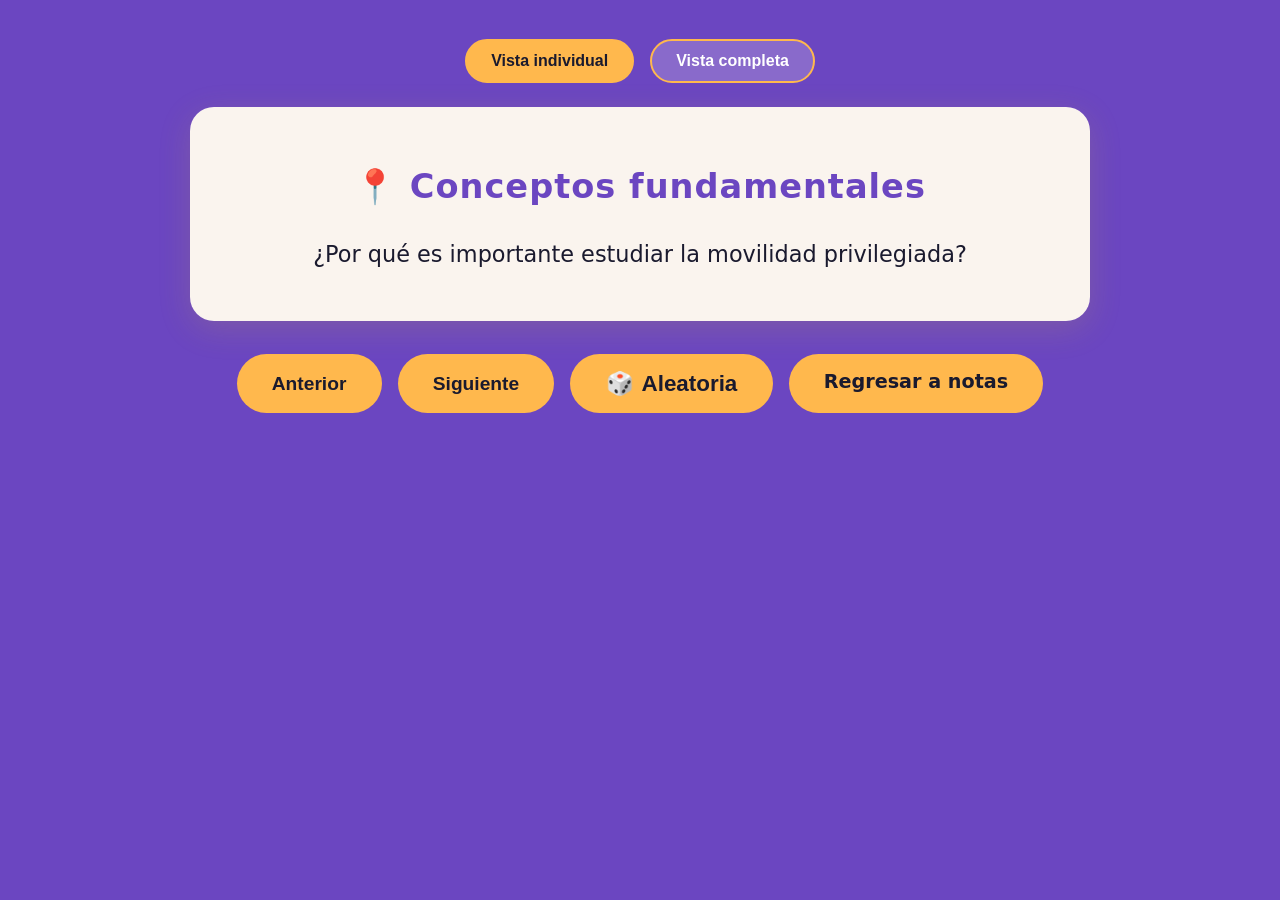
<file: 13golden_visa/presentacion.html>
<!DOCTYPE html>
<html lang="es">
<head>
  <meta charset="utf-8" />
  <meta name="viewport" content="width=device-width, initial-scale=1" />
  <title>Preguntas para discutir · Golden Visa</title>
  <link rel="stylesheet" href="css/styles.css" />
  <style>
    :root{
      --gold:#d4af37;
      --gold-dark:#b8932f;
      --purple:#6b46c1;
      --amber:#ffb84d;
      --cream:#fffaf0;
      --ink:#1a1a2e;
    }
    body {
      background: var(--purple);
      color: #fff;
      margin: 0;
      font-family: system-ui, sans-serif;
      min-height: 100vh;
      display: flex;
      flex-direction: column;
      align-items: center;
    }
    .view-toggle {
      display: flex;
      gap: 1rem;
      margin-bottom: 1.5rem;
      margin-top: 1rem;
    }
    .toggle-btn {
      background: rgba(255,250,240,0.2);
      color: white;
      border: 2px solid var(--amber);
      border-radius: 999px;
      padding: 0.7rem 1.5rem;
      font-size: 1rem;
      font-weight: 700;
      cursor: pointer;
      transition: all 0.3s;
    }
    .toggle-btn.active {
      background: var(--amber);
      color: var(--ink);
    }
    .toggle-btn:hover {
      background: var(--gold);
      color: var(--ink);
    }
    .macro-view {
      display: none;
      width: 100%;
      max-width: 900px;
      background: rgba(255,250,240,0.97);
      color: var(--ink);
      border-radius: 24px;
      padding: 2rem 2.5rem;
      box-shadow: 0 8px 32px rgba(212,175,55,.18);
      margin-bottom: 1rem;
      max-height: 70vh;
      overflow-y: auto;
    }
    .macro-view.active {
      display: block;
      animation: fadeIn .4s;
    }
    .macro-view h2 {
      color: var(--purple);
      font-size: 2rem;
      margin-bottom: 1.5rem;
      text-align: center;
      border-bottom: 3px solid var(--gold);
      padding-bottom: 0.5rem;
    }
    .macro-view h3 {
      color: var(--purple);
      font-size: 1.3rem;
      margin-top: 1.5rem;
      margin-bottom: 0.7rem;
      display: flex;
      align-items: center;
      gap: 0.5rem;
    }
    .macro-view ul {
      list-style: none;
      padding: 0;
    }
    .macro-view li {
      margin: 0.8rem 0;
      padding-left: 1.5rem;
      position: relative;
      font-size: 1.05rem;
      line-height: 1.5;
    }
    .macro-view li:before {
      content: "💡";
      position: absolute;
      left: 0;
    }
    .presentation-container {
      width: 100vw;
      min-height: 0;
      display: flex;
      flex-direction: column;
      align-items: center;
      margin-top: 2.5vh;
      margin-bottom: 0;
    }
    .card-flip {
      width: 100%;
      max-width: 900px;
      min-width: 0;
      min-height: 220px;
      margin-bottom: 0.5rem;
      display: flex;
      align-items: center;
      justify-content: center;
    }
    .flip-inner {
      width: 100%;
      min-height: 220px;
      position: relative;
      transition: transform 0.7s cubic-bezier(.4,2,.3,1);
      transform-style: preserve-3d;
    }
    .slide-face {
      width: 100%;
      max-width: 900px;
      box-sizing: border-box;
      background: rgba(255,250,240,0.97);
      color: var(--ink);
      border-radius: 24px;
      box-shadow: 0 8px 32px rgba(212,175,55,.18);
      padding: 2rem 1.2rem;
      font-size: 2.2rem;
      text-align: center;
      display: none;
      flex-direction: column;
      align-items: center;
      justify-content: center;
      overflow-y: auto;
      word-break: break-word;
    }
    .slide-face.active {
      display: flex;
      animation: fadeIn .4s;
    }
    @keyframes fadeIn {
      from { opacity: 0; }
      to { opacity: 1; }
    }
    .slide-face h1, .slide-face h2 {
      color: var(--purple);
      margin-bottom: 1.2rem;
      font-size: 2.1rem;
      font-weight: 900;
      letter-spacing: .03em;
    }
    .controls {
      display: flex;
      gap: 1rem;
      flex-wrap: wrap;
      justify-content: center;
      margin-bottom: 2rem;
      margin-top: 1.2rem;
      position: static;
      z-index: auto;
    }
    .btn {
      background: var(--amber);
      color: var(--ink);
      border: none;
      border-radius: 999px;
      padding: 1rem 2.2rem;
      font-size: 1.2rem;
      font-weight: 700;
      cursor: pointer;
      transition: background 0.3s;
    }
    .btn:hover {
      background: var(--gold);
    }
    @media (max-width: 700px) {
      .slide-face {
        font-size: 1.5rem;
        padding: 1.5rem 1rem;
      }
      .slide-face h1, .slide-face h2 {
        font-size: 1.6rem;
      }
      .btn {
        font-size: 1rem;
        padding: 0.8rem 1.5rem;
      }
    }
  </style>
</head>
<body>
  <div class="presentation-container">
    <div class="view-toggle">
      <button class="toggle-btn" id="cardViewBtn">Vista individual</button>
      <button class="toggle-btn" id="macroViewBtn">Vista completa</button>
    </div>
    
    <div class="macro-view" id="macroView">
      <h2>🤔 Preguntas para discusión</h2>
      
      <h3>📍 Conceptos fundamentales</h3>
      <ul>
        <li>¿Por qué es importante estudiar la movilidad privilegiada?</li>
        <li>¿Qué implica que Portugal requiera solo 7-14 días de presencia anual?</li>
        <li>¿Qué revela el programa Golden Visa sobre las jerarquías globales de ciudadanía?</li>
      </ul>
      
      <h3>🇨🇳 Inversores chinos</h3>
      <ul>
        <li>¿Cómo se relacionan las motivaciones de salud y educación de los chinos con las políticas de desarrollo en China?</li>
        <li>¿Qué revela el hecho de que Portugal sea "segunda opción" para muchos inversores chinos?</li>
      </ul>
      
      <h3>🇧🇷 Inversores brasileños</h3>
      <ul>
        <li>¿De qué manera la violencia urbana en Brasil se relaciona con procesos de desarrollo?</li>
        <li>¿Cómo influye el contexto político brasileño en las oleadas migratorias de inversores?</li>
      </ul>
      
      <h3>⚖️ Comparaciones y contrastes</h3>
      <ul>
        <li>¿Cómo difiere la movilidad de inversores GV de la movilidad de trabajadores temporales agrícolas?</li>
        <li>¿Qué similitudes y diferencias existen entre las motivaciones de inversores chinos y brasileños?</li>
      </ul>
      
      <h3>🏖️ Intersección migración-turismo</h3>
      <ul>
        <li>¿Cómo se relacionan las categorías de "migrante" y "turista" en el caso de los inversores GV?</li>
        <li>¿Qué papel juega la promoción estatal (AICEP) en difuminar las fronteras entre turismo e inversión?</li>
      </ul>
      
      <h3>💭 Reflexión teórica</h3>
      <ul>
        <li>¿Cómo desafía el concepto "lifestyle investors" las concepciones tradicionales de inversores?</li>
        <li>¿De qué manera este estudio contribuye a deconstruir estereotipos sobre migrantes?</li>
        <li>¿Qué implicaciones tiene la enmienda de 2021 que excluye áreas costeras del programa GV?</li>
      </ul>
    </div>
    
    <div class="card-flip" id="cardFlip">
      <div class="flip-inner" id="flipInner">
        <div class="slide-face front active" id="frontFace"></div>
        <div class="slide-face back" id="backFace"></div>
      </div>
    </div>
    <div class="controls">
      <button class="btn" id="prevBtn">Anterior</button>
      <button class="btn" id="nextBtn">Siguiente</button>
      <button class="btn" id="randomBtn" title="Pregunta aleatoria" style="font-size:1.4rem;display:flex;align-items:center;gap:.5rem;">
        <span aria-hidden="true">🎲</span> Aleatoria
      </button>
      <a href="index.html" class="btn" id="backBtn" style="text-decoration:none;">Regresar a notas</a>
    </div>
  </div>
<script>
  const slides = [
    {
      front: '<h2>📍 Conceptos fundamentales</h2><p style="font-size:1.4rem;margin-top:1rem;">¿Por qué es importante estudiar la movilidad privilegiada?</p>',
      back: '<h2>Importancia del "studying up"</h2><p style="font-size:1.2rem;">Permite <strong>destacar la naturaleza e implicaciones de la desigualdad global</strong> en los sistemas migratorios y deconstruir la imagen sesgada del migrante como "no occidental, no blanco, no élite".</p><p style="font-size:1.1rem;margin-top:1rem;color:#5a5470;">(Nader, 1972; Ortner, 2010)</p>'
    },
    {
      front: '<h2>📍 Conceptos fundamentales</h2><p style="font-size:1.4rem;margin-top:1rem;">¿Qué implica que Portugal requiera solo 7-14 días de presencia anual?</p>',
      back: '<h2>Implicaciones sobre residencia y pertenencia</h2><p style="font-size:1.2rem;">Cuestiona las nociones tradicionales de <strong>residencia, inversión y pertenencia</strong>. El Estado NO espera que los inversores vivan realmente en el país, pero en práctica muchos titulares GV residen en Portugal más tiempo del requerido.</p><p style="font-size:1.1rem;margin-top:1rem;color:#5a5470;">Contraste: expectativas estatales vs. experiencias reales</p>'
    },
    {
      front: '<h2>📍 Conceptos fundamentales</h2><p style="font-size:1.4rem;margin-top:1rem;">¿Qué revela el programa Golden Visa sobre las jerarquías globales de ciudadanía?</p>',
      back: '<h2>Ciudadanía como mercancía</h2><p style="font-size:1.2rem;">El GV muestra cómo la <strong>ciudadanía y la residencia pueden ser "compradas"</strong> por quienes tienen capital, mientras que otros enfrentan barreras insuperables — evidencia de desigualdad estructural global.</p><p style="font-size:1.1rem;margin-top:1rem;color:#5a5470;">Programa creado en 2012: €500k en bienes raíces, €1M en capital, o crear 10-30 empleos</p>'
    },
    {
      front: '<h2>🇨🇳 Inversores chinos</h2><p style="font-size:1.4rem;margin-top:1rem;">¿Cómo se relacionan las motivaciones de salud y educación de los chinos con las políticas de desarrollo en China?</p>',
      back: '<h2>Costos del desarrollo acelerado</h2><p style="font-size:1.2rem;">La <strong>contaminación extrema y la presión educativa</strong> reflejan costos sociales del modelo de desarrollo chino: crecimiento económico a expensas de calidad de vida y bienestar.</p><p style="font-size:1.1rem;margin-top:1rem;color:#5a5470;">"Este deseo de ir al extranjero comenzó cuando nuestro segundo hijo contrajo una enfermedad respiratoria muy grave... Coincidió con un período de altos niveles de contaminación en Beijing" (Huang, titular GV)</p>'
    },
    {
      front: '<h2>🇨🇳 Inversores chinos</h2><p style="font-size:1.4rem;margin-top:1rem;">¿Qué revela el hecho de que Portugal sea "segunda opción" para muchos inversores chinos?</p>',
      back: '<h2>Jerarquías de destinos migratorios</h2><p style="font-size:1.2rem;">Primera opción: <strong>Canadá, EE.UU., Italia</strong> (rechazados o procesos muy largos). Portugal emerge como <strong>opción viable y pragmática</strong>: parte de la UE, Acuerdo Schengen, bueno para viajar y hacer negocios.</p><p style="font-size:1.1rem;margin-top:1rem;color:#5a5470;">"No sabíamos nada sobre Portugal, conocía a Ronaldo... Luego, me di cuenta que era un país de la UE" (Huang)</p>'
    },
    {
      front: '<h2>🇧🇷 Inversores brasileños</h2><p style="font-size:1.4rem;margin-top:1rem;">¿De qué manera la violencia urbana en Brasil se relaciona con procesos de desarrollo?</p>',
      back: '<h2>Desarrollo y violencia estructural</h2><p style="font-size:1.2rem;">La "banalización de la violencia" está vinculada a <strong>desigualdad económica extrema, urbanización desigual y exclusión social</strong> — problemas estructurales del modelo de desarrollo brasileño.</p><p style="font-size:1.1rem;margin-top:1rem;color:#5a5470;">"La banalidad de la violencia en Brasil es absurda... el mejor lugar en Brasil ni siquiera se compara con el peor lugar aquí en Portugal" (Débora, titular GV)</p>'
    },
    {
      front: '<h2>🇧🇷 Inversores brasileños</h2><p style="font-size:1.4rem;margin-top:1rem;">¿Cómo influye el contexto político brasileño en las oleadas migratorias de inversores?</p>',
      back: '<h2>Dos oleadas políticas</h2><p style="font-size:1.2rem;"><strong>Primera oleada (2015-2016):</strong> Destitución de Dilma Rousseff → brasileños de derecha "huyendo"<br><br><strong>Segunda oleada (2018+):</strong> Elección de Bolsonaro → personas más jóvenes buscando estilos de vida alternativos y escapando de turbulencia política</p>'
    },
    {
      front: '<h2>⚖️ Comparaciones</h2><p style="font-size:1.4rem;margin-top:1rem;">¿Cómo difiere la movilidad de inversores GV de la movilidad de trabajadores temporales agrícolas?</p>',
      back: '<h2>Jerarquías de movilidad</h2><p style="font-size:1.2rem;"><strong>Inversores GV:</strong> Capital económico → acceso privilegiado, libre circulación Schengen, camino a residencia permanente<br><br><strong>Trabajadores agrícolas:</strong> Labor esencial → movilidad restringida, sin camino a permanencia, condiciones precarias</p><p style="font-size:1.1rem;margin-top:1rem;color:#5a5470;">Evidencia clara de desigualdad estructural en sistemas migratorios</p>'
    },
    {
      front: '<h2>⚖️ Comparaciones</h2><p style="font-size:1.4rem;margin-top:1rem;">¿Qué similitudes y diferencias existen entre las motivaciones de inversores chinos y brasileños?</p>',
      back: '<h2>Similitudes y contrastes</h2><p style="font-size:1.1rem;"><strong>Similitudes:</strong> Deseo fuerte de salir, buscan estilos de vida mejores, Portugal = opción viable (no primera), valoran ubicación para viajar<br><br><strong>Diferencias:</strong> Chinos verbalizan educación/contaminación (cautelosos con política); Brasileños muy vocales sobre violencia/política. Brasil: proximidad lingüística/cultural; China: no</p>'
    },
    {
      front: '<h2>🏖️ Intersección migración-turismo</h2><p style="font-size:1.4rem;margin-top:1rem;">¿Cómo se relacionan las categorías de "migrante" y "turista" en el caso de los inversores GV?</p>',
      back: '<h2>Fronteras difusas</h2><p style="font-size:1.2rem;">Los inversores GV habitan un <strong>territorio borroso e interseccional</strong> entre migración y turismo. Requisito de solo 7-14 días sugiere turistas, pero muchos viven permanentemente. Son "lifestyle investors" interesados en cambiar cómo viven, no solo en expatriar capital.</p><p style="font-size:1.1rem;margin-top:1rem;color:#5a5470;">Desafía concepciones binarias de estas categorías</p>'
    },
    {
      front: '<h2>🏖️ Intersección migración-turismo</h2><p style="font-size:1.4rem;margin-top:1rem;">¿Qué papel juega la promoción estatal (AICEP) en difuminar las fronteras entre turismo e inversión?</p>',
      back: '<h2>Marketing híbrido</h2><p style="font-size:1.2rem;">AICEP - Portugal Global combina <strong>argumentos económicos con imágenes turísticas estereotipadas</strong> (sol, mar, ocio, premios internacionales). Material promocional: velero + Praça do Comércio + indicadores económicos.</p><p style="font-size:1.1rem;margin-top:1rem;color:#5a5470;">El Estado mismo borra límites entre inversión y turismo</p>'
    },
    {
      front: '<h2>💭 Reflexión teórica</h2><p style="font-size:1.4rem;margin-top:1rem;">¿Cómo desafía el concepto "lifestyle investors" las concepciones tradicionales de inversores?</p>',
      back: '<h2>Inversores de estilo de vida</h2><p style="font-size:1.2rem;">Personas <strong>más interesadas en cambiar cómo ellos y sus familias viven</strong> que en maximizar o esconder su capital. Deconstruye imagen de inversores como super-ricos y ausentes.</p><p style="font-size:1.1rem;margin-top:1rem;color:#5a5470;">Desafía concepciones del inversor como categoría enteramente económica</p>'
    },
    {
      front: '<h2>💭 Reflexión teórica</h2><p style="font-size:1.4rem;margin-top:1rem;">¿De qué manera este estudio contribuye a deconstruir estereotipos sobre migrantes?</p>',
      back: '<h2>Deconstrucción de estereotipos</h2><p style="font-size:1.2rem;">Muestra que los migrantes NO son solo "no occidentales, no blancos, no élite". Los inversores GV son <strong>occidentales privilegiados</strong> (brasileños) y <strong>élites económicas asiáticas</strong> (chinos) que también migran por razones complejas: seguridad, educación, calidad de vida.</p><p style="font-size:1.1rem;margin-top:1rem;color:#5a5470;">Amplía definición de "quién es un migrante"</p>'
    },
    {
      front: '<h2>💭 Reflexión teórica</h2><p style="font-size:1.4rem;margin-top:1rem;">¿Qué implicaciones tiene la enmienda de 2021 que excluye áreas costeras del programa GV?</p>',
      back: '<h2>Cambios legislativos 2021</h2><p style="font-size:1.2rem;">Enmienda de febrero 2021 (DR 14/2021): a partir de enero 2022, <strong>exclusión de todas las áreas costeras continentales</strong> (Lisboa, Porto, Algarve) como áreas elegibles. Solo Madeira y Azores permanecen.</p><p style="font-size:1.1rem;margin-top:1rem;color:#5a5470;">Respuesta a presión inmobiliaria y gentrificación en ciudades principales</p>'
    }
  ];

  let currentIndex = 0;
  const frontFace = document.getElementById('frontFace');
  const backFace = document.getElementById('backFace');
  const flipInner = document.getElementById('flipInner');
  const prevBtn = document.getElementById('prevBtn');
  const nextBtn = document.getElementById('nextBtn');
  const randomBtn = document.getElementById('randomBtn');
  const cardViewBtn = document.getElementById('cardViewBtn');
  const macroViewBtn = document.getElementById('macroViewBtn');
  const macroView = document.getElementById('macroView');
  const cardFlip = document.getElementById('cardFlip');
  const controlsDiv = document.querySelector('.controls');

  // Vista inicial: cards
  cardViewBtn.classList.add('active');

  cardViewBtn.addEventListener('click', () => {
    macroView.classList.remove('active');
    cardFlip.style.display = 'flex';
    controlsDiv.style.display = 'flex';
    cardViewBtn.classList.add('active');
    macroViewBtn.classList.remove('active');
  });

  macroViewBtn.addEventListener('click', () => {
    macroView.classList.add('active');
    cardFlip.style.display = 'none';
    controlsDiv.style.display = 'none';
    macroViewBtn.classList.add('active');
    cardViewBtn.classList.remove('active');
  });

  function showSlide(index) {
    frontFace.classList.remove('active');
    backFace.classList.remove('active');
    
    setTimeout(() => {
      frontFace.innerHTML = slides[index].front;
      backFace.innerHTML = slides[index].back;
      frontFace.classList.add('active');
    }, 100);
  }

  function nextSlide() {
    currentIndex = (currentIndex + 1) % slides.length;
    showSlide(currentIndex);
  }

  function prevSlide() {
    currentIndex = (currentIndex - 1 + slides.length) % slides.length;
    showSlide(currentIndex);
  }

  function randomSlide() {
    const randomIndex = Math.floor(Math.random() * slides.length);
    currentIndex = randomIndex;
    showSlide(currentIndex);
  }

  prevBtn.addEventListener('click', prevSlide);
  nextBtn.addEventListener('click', nextSlide);
  randomBtn.addEventListener('click', randomSlide);

  document.addEventListener('keydown', (e) => {
    if (e.key === 'ArrowRight') nextSlide();
    if (e.key === 'ArrowLeft') prevSlide();
    if (e.key === ' ') {
      e.preventDefault();
      frontFace.classList.toggle('active');
      backFace.classList.toggle('active');
    }
  });

  // Inicializar primera diapositiva
  showSlide(0);
</script>
</body>
</html>
</file>
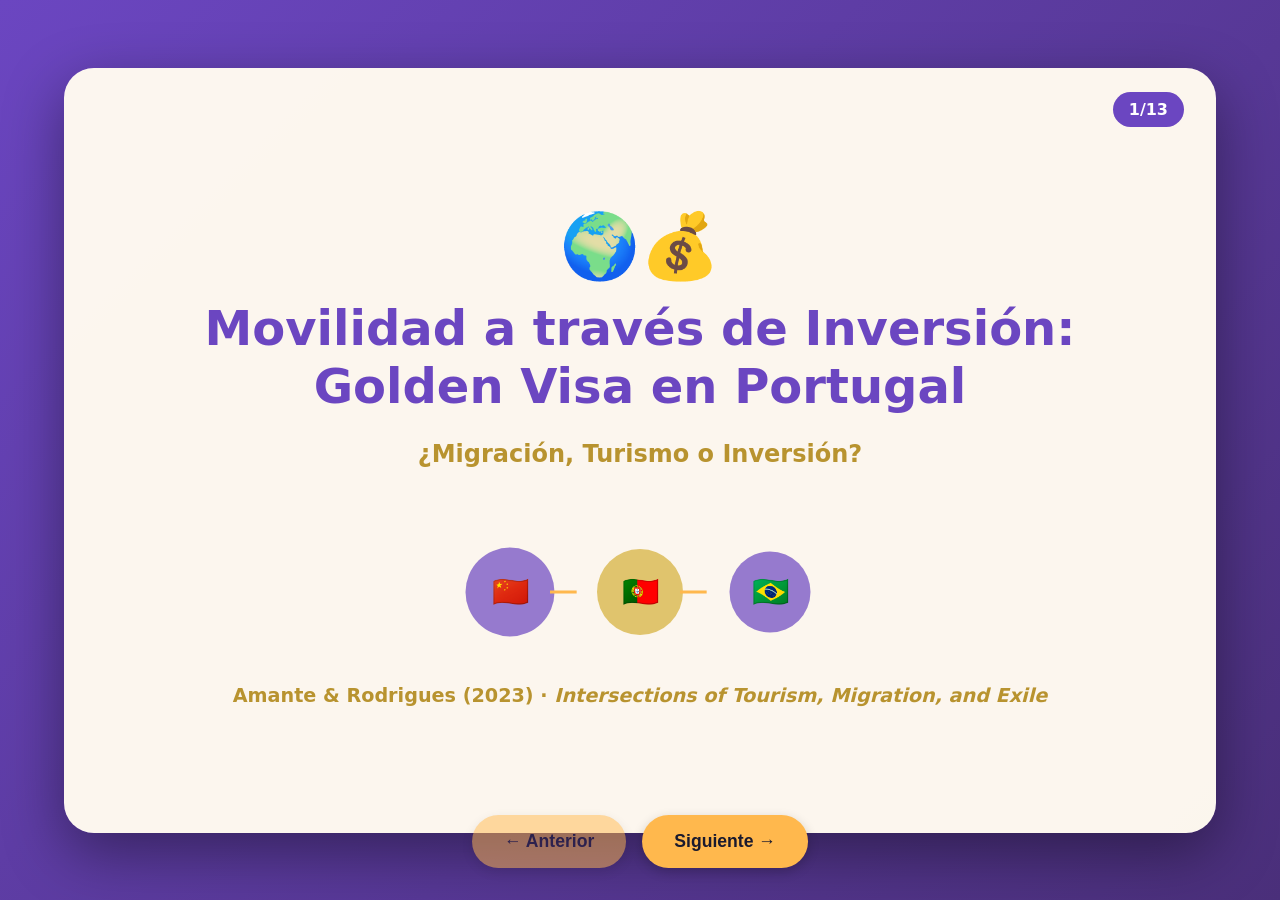
<file: 13golden_visa/slides.html>
<!DOCTYPE html>
<html lang="es">
<head>
  <meta charset="utf-8" />
  <meta name="viewport" content="width=device-width, initial-scale=1" />
  <title>Presentación · Golden Visa en Portugal</title>
  <style>
    :root{
      --gold:#d4af37;
      --gold-dark:#b8932f;
      --purple:#6b46c1;
      --amber:#ffb84d;
      --cream:#fffaf0;
      --ink:#1a1a2e;
    }
    * {box-sizing: border-box; margin: 0; padding: 0;}
    body {
      font-family: 'Segoe UI', system-ui, sans-serif;
      background: linear-gradient(135deg, var(--purple) 0%, #4a2f7a 100%);
      color: white;
      overflow: hidden;
      height: 100vh;
    }
    .slide-container {
      position: relative;
      width: 100vw;
      height: 100vh;
      display: flex;
      align-items: center;
      justify-content: center;
    }
    .slide {
      display: none;
      width: 90%;
      max-width: 1200px;
      height: 85vh;
      background: rgba(255, 250, 240, 0.98);
      border-radius: 30px;
      box-shadow: 0 20px 60px rgba(0,0,0,0.4);
      padding: 3rem 4rem;
      position: relative;
      overflow-y: auto;
      animation: slideIn 0.6s cubic-bezier(0.4, 0, 0.2, 1);
    }
    .slide.active {
      display: block;
    }
    @keyframes slideIn {
      from {
        opacity: 0;
        transform: translateY(30px) scale(0.95);
      }
      to {
        opacity: 1;
        transform: translateY(0) scale(1);
      }
    }
    .slide-title {
      color: var(--purple);
      font-size: 3rem;
      font-weight: 900;
      margin-bottom: 1.5rem;
      text-align: center;
      line-height: 1.2;
    }
    .slide-subtitle {
      color: var(--gold-dark);
      font-size: 1.5rem;
      text-align: center;
      margin-bottom: 2rem;
      font-weight: 600;
    }
    .slide-content {
      color: var(--ink);
      font-size: 1.2rem;
      line-height: 1.8;
    }
    .term {
      color: var(--purple);
      font-weight: 700;
      cursor: help;
      border-bottom: 2px dotted var(--gold);
      position: relative;
      transition: all 0.3s;
    }
    .term:hover {
      background: rgba(212, 175, 55, 0.1);
      padding: 0 4px;
    }
    .question-btn {
      display: inline-flex;
      align-items: center;
      gap: 0.5rem;
      background: var(--amber);
      color: var(--ink);
      border: none;
      border-radius: 999px;
      padding: 0.5rem 1rem;
      font-size: 0.95rem;
      font-weight: 700;
      cursor: pointer;
      margin: 0.5rem 0;
      transition: all 0.3s;
    }
    .question-btn:hover {
      background: var(--gold);
      transform: translateY(-2px);
      box-shadow: 0 4px 12px rgba(212, 175, 55, 0.3);
    }
    .popup {
      display: none;
      position: fixed;
      top: 50%;
      left: 50%;
      transform: translate(-50%, -50%) scale(0.9);
      background: white;
      padding: 2rem;
      border-radius: 20px;
      box-shadow: 0 20px 60px rgba(0,0,0,0.3);
      max-width: 600px;
      z-index: 1000;
      animation: popupIn 0.3s forwards;
    }
    .popup.active {
      display: block;
    }
    @keyframes popupIn {
      to {
        transform: translate(-50%, -50%) scale(1);
      }
    }
    .popup-overlay {
      display: none;
      position: fixed;
      top: 0;
      left: 0;
      right: 0;
      bottom: 0;
      background: rgba(0,0,0,0.7);
      z-index: 999;
    }
    .popup-overlay.active {
      display: block;
    }
    .popup-close {
      position: absolute;
      top: 1rem;
      right: 1rem;
      background: var(--purple);
      color: white;
      border: none;
      border-radius: 50%;
      width: 35px;
      height: 35px;
      font-size: 1.5rem;
      cursor: pointer;
      line-height: 1;
    }
    .popup h3 {
      color: var(--purple);
      margin-bottom: 1rem;
      font-size: 1.5rem;
    }
    .popup p {
      color: var(--ink);
      line-height: 1.6;
    }
    .nav-controls {
      position: fixed;
      bottom: 2rem;
      left: 50%;
      transform: translateX(-50%);
      display: flex;
      gap: 1rem;
      z-index: 100;
    }
    .nav-btn {
      background: var(--amber);
      color: var(--ink);
      border: none;
      border-radius: 999px;
      padding: 1rem 2rem;
      font-size: 1.1rem;
      font-weight: 700;
      cursor: pointer;
      transition: all 0.3s;
      box-shadow: 0 4px 12px rgba(0,0,0,0.2);
    }
    .nav-btn:hover {
      background: var(--gold);
      transform: translateY(-2px);
    }
    .nav-btn:disabled {
      opacity: 0.5;
      cursor: not-allowed;
    }
    .slide-number {
      position: absolute;
      top: 1.5rem;
      right: 2rem;
      background: var(--purple);
      color: white;
      padding: 0.5rem 1rem;
      border-radius: 999px;
      font-weight: 700;
    }
    .two-col {
      display: grid;
      grid-template-columns: 1fr 1fr;
      gap: 2rem;
      margin: 2rem 0;
    }
    .stat-box {
      background: linear-gradient(135deg, var(--purple), var(--gold));
      color: white;
      padding: 1.5rem;
      border-radius: 15px;
      text-align: center;
      animation: fadeInUp 0.6s ease-out;
    }
    .stat-number {
      font-size: 3rem;
      font-weight: 900;
      display: block;
      margin-bottom: 0.5rem;
    }
    .stat-label {
      font-size: 1.1rem;
      opacity: 0.9;
    }
    @keyframes fadeInUp {
      from {
        opacity: 0;
        transform: translateY(20px);
      }
      to {
        opacity: 1;
        transform: translateY(0);
      }
    }
    .video-grid {
      display: grid;
      grid-template-columns: repeat(2, 1fr);
      gap: 1.5rem;
      margin: 2rem 0;
    }
    .video-card {
      background: white;
      border-radius: 12px;
      overflow: hidden;
      box-shadow: 0 4px 12px rgba(0,0,0,0.1);
    }
    .video-card iframe {
      width: 100%;
      height: 200px;
    }
    .video-title {
      padding: 0.75rem;
      font-size: 0.9rem;
      font-weight: 600;
      color: var(--ink);
      background: var(--cream);
    }
    ul.key-points {
      list-style: none;
      margin: 1.5rem 0;
    }
    ul.key-points li {
      padding: 0.75rem 0.75rem 0.75rem 3rem;
      position: relative;
      margin: 0.75rem 0;
      background: rgba(107, 70, 193, 0.05);
      border-left: 4px solid var(--gold);
      border-radius: 8px;
      animation: fadeInUp 0.5s ease-out;
      animation-fill-mode: both;
    }
    ul.key-points li:nth-child(1) { animation-delay: 0.1s; }
    ul.key-points li:nth-child(2) { animation-delay: 0.2s; }
    ul.key-points li:nth-child(3) { animation-delay: 0.3s; }
    ul.key-points li:nth-child(4) { animation-delay: 0.4s; }
    ul.key-points li:nth-child(5) { animation-delay: 0.5s; }
    ul.key-points li::before {
      content: '✓';
      position: absolute;
      left: 1rem;
      color: var(--gold);
      font-weight: 900;
      font-size: 1.3rem;
    }
    .svg-container {
      margin: 2rem 0;
      display: flex;
      justify-content: center;
    }
    .flow-arrow {
      animation: pulse 2s ease-in-out infinite;
    }
    @keyframes pulse {
      0%, 100% { opacity: 0.6; }
      50% { opacity: 1; }
    }
    .icon-large {
      font-size: 4rem;
      text-align: center;
      margin: 1rem 0;
      animation: bounce 1s ease-in-out infinite;
    }
    @keyframes bounce {
      0%, 100% { transform: translateY(0); }
      50% { transform: translateY(-10px); }
    }
    .comparison-table {
      display: grid;
      grid-template-columns: 1fr 1fr;
      gap: 1.5rem;
      margin: 2rem 0;
    }
    .comparison-col {
      background: white;
      padding: 1.5rem;
      border-radius: 15px;
      border: 3px solid var(--gold);
    }
    .comparison-col h3 {
      color: var(--purple);
      margin-bottom: 1rem;
      font-size: 1.5rem;
      text-align: center;
    }
    .comparison-col ul {
      list-style: none;
    }
    .comparison-col li {
      padding: 0.5rem 0;
      border-bottom: 1px dashed #ddd;
    }
    .comparison-col li:last-child {
      border-bottom: none;
    }
  </style>
</head>
<body>
  <div class="slide-container">
    
    <!-- Slide 1: Título -->
    <div class="slide active" data-slide="1">
      <div class="slide-number">1/13</div>
      <div style="height: 100%; display: flex; flex-direction: column; justify-content: center; align-items: center;">
        <div class="icon-large">🌍💰</div>
        <h1 class="slide-title">Movilidad a través de Inversión:<br>Golden Visa en Portugal</h1>
        <p class="slide-subtitle">¿Migración, Turismo o Inversión?</p>
        <svg width="400" height="120" style="margin: 2rem 0;">
          <circle cx="70" cy="60" r="40" fill="#6b46c1" opacity="0.7">
            <animate attributeName="r" values="40;45;40" dur="2s" repeatCount="indefinite"/>
          </circle>
          <text x="70" y="70" text-anchor="middle" fill="white" font-size="30" font-weight="bold">🇨🇳</text>
          
          <circle cx="200" cy="60" r="40" fill="#d4af37" opacity="0.7">
            <animate attributeName="r" values="40;45;40" dur="2s" repeatCount="indefinite" begin="0.5s"/>
          </circle>
          <text x="200" y="70" text-anchor="middle" fill="white" font-size="30" font-weight="bold">🇵🇹</text>
          
          <circle cx="330" cy="60" r="40" fill="#6b46c1" opacity="0.7">
            <animate attributeName="r" values="40;45;40" dur="2s" repeatCount="indefinite" begin="1s"/>
          </circle>
          <text x="330" y="70" text-anchor="middle" fill="white" font-size="30" font-weight="bold">🇧🇷</text>
          
          <line x1="110" y1="60" x2="160" y2="60" stroke="#ffb84d" stroke-width="3">
            <animate attributeName="x2" values="110;160;110" dur="1.5s" repeatCount="indefinite"/>
          </line>
          <line x1="240" y1="60" x2="290" y2="60" stroke="#ffb84d" stroke-width="3">
            <animate attributeName="x2" values="240;290;240" dur="1.5s" repeatCount="indefinite"/>
          </line>
        </svg>
        <p style="color: var(--gold-dark); font-size: 1.2rem; font-weight: 600; text-align: center;">
          Amante & Rodrigues (2023) · <em>Intersections of Tourism, Migration, and Exile</em>
        </p>
      </div>
    </div>

    <!-- Slide 2: ¿Qué es el Golden Visa? -->
    <div class="slide" data-slide="2">
      <div class="slide-number">2/13</div>
      <h1 class="slide-title">¿Qué es el <span class="term" data-term="golden-visa">Golden Visa</span>?</h1>
      <div class="slide-content">
        <p style="font-size: 1.3rem; text-align: center; margin: 2rem 0; color: var(--purple); font-weight: 600;">
          Programa de residencia por inversión creado en Portugal en 2012
        </p>
        
        <div class="two-col" style="margin: 2rem 0;">
          <div class="stat-box" style="animation-delay: 0.2s;">
            <span class="stat-number">€500K</span>
            <span class="stat-label">Inversión en<br>bienes raíces</span>
          </div>
          <div class="stat-box" style="animation-delay: 0.3s;">
            <span class="stat-number">€1M</span>
            <span class="stat-label">Inversión en<br>capital</span>
          </div>
          <div class="stat-box" style="animation-delay: 0.4s;">
            <span class="stat-number">10-30</span>
            <span class="stat-label">Empleos<br>creados</span>
          </div>
          <div class="stat-box" style="animation-delay: 0.5s;">
            <span class="stat-number">7-14</span>
            <span class="stat-label">Días presencia<br>anual</span>
          </div>
        </div>

        <div style="background: white; padding: 1.5rem; border-radius: 15px; margin: 2rem 0;">
          <p style="font-size: 1.1rem; color: var(--purple); font-weight: 700; text-align: center;">
            📊 Hasta 2020: <span style="color: var(--gold); font-size: 1.5rem;">9,767</span> Golden Visas otorgadas
          </p>
          <p style="text-align: center; margin-top: 0.5rem; color: var(--ink);">
            (94% en sector inmobiliario)
          </p>
        </div>

        <button class="question-btn" onclick="showQuestion('q1')">💭 ¿Qué revela sobre jerarquías globales?</button>
      </div>
    </div>

    <!-- Slide 3: Movilidad Privilegiada -->
    <div class="slide" data-slide="3">
      <div class="slide-number">3/13</div>
      <h1 class="slide-title"><span class="term" data-term="movilidad-privilegiada">Movilidad Privilegiada</span></h1>
      <div class="slide-content">
        <p style="font-size: 1.3rem; text-align: center; margin: 2rem 0; font-style: italic; color: var(--gold-dark);">
          "Forma de movilidad que deriva de ciudadanía, clase y capital cultural"
        </p>

        <div class="svg-container">
          <svg width="600" height="300">
            <!-- Centro -->
            <circle cx="300" cy="150" r="60" fill="#d4af37" opacity="0.9"/>
            <text x="300" y="145" text-anchor="middle" fill="white" font-size="14" font-weight="bold">Movilidad</text>
            <text x="300" y="165" text-anchor="middle" fill="white" font-size="14" font-weight="bold">Privilegiada</text>
            
            <!-- Ciudadanía -->
            <circle cx="150" cy="80" r="50" fill="#6b46c1" opacity="0.8">
              <animate attributeName="opacity" values="0.8;1;0.8" dur="3s" repeatCount="indefinite"/>
            </circle>
            <text x="150" y="85" text-anchor="middle" fill="white" font-size="13" font-weight="bold">Ciudadanía</text>
            
            <!-- Clase -->
            <circle cx="450" cy="80" r="50" fill="#6b46c1" opacity="0.8">
              <animate attributeName="opacity" values="0.8;1;0.8" dur="3s" repeatCount="indefinite" begin="1s"/>
            </circle>
            <text x="450" y="85" text-anchor="middle" fill="white" font-size="13" font-weight="bold">Clase</text>
            
            <!-- Capital Cultural -->
            <circle cx="300" cy="260" r="50" fill="#6b46c1" opacity="0.8">
              <animate attributeName="opacity" values="0.8;1;0.8" dur="3s" repeatCount="indefinite" begin="2s"/>
            </circle>
            <text x="300" y="255" text-anchor="middle" fill="white" font-size="13" font-weight="bold">Capital</text>
            <text x="300" y="270" text-anchor="middle" fill="white" font-size="13" font-weight="bold">Cultural</text>
            
            <!-- Líneas conectoras -->
            <line x1="180" y1="110" x2="260" y2="130" stroke="#ffb84d" stroke-width="3" class="flow-arrow"/>
            <line x1="420" y1="110" x2="340" y2="130" stroke="#ffb84d" stroke-width="3" class="flow-arrow"/>
            <line x1="300" y1="210" x2="300" y2="170" stroke="#ffb84d" stroke-width="3" class="flow-arrow"/>
          </svg>
        </div>

        <ul class="key-points">
          <li><strong>No hay</strong> adversidad económica ni vidas en peligro</li>
          <li>Categorías: profesionales cualificados, estudiantes, jubilados, expatriados, inversores</li>
          <li>Importancia del <span class="term" data-term="studying-up">"studying up"</span>: destacar desigualdades globales</li>
        </ul>

        <button class="question-btn" onclick="showQuestion('q2')">💭 ¿Por qué estudiar movilidad privilegiada?</button>
      </div>
    </div>

    <!-- Slide 4: Principales nacionalidades -->
    <div class="slide" data-slide="4">
      <div class="slide-number">4/13</div>
      <h1 class="slide-title">¿Quiénes obtienen Golden Visa?</h1>
      <div class="slide-content">
        <p style="font-size: 1.3rem; text-align: center; margin: 2rem 0; color: var(--purple); font-weight: 600;">
          Principales nacionalidades de titulares (2012-2023)
        </p>

        <div style="margin: 2rem 0;">
          <div style="display: flex; align-items: center; margin: 1.5rem 0; background: white; padding: 1.5rem; border-radius: 15px; border-left: 8px solid #d4af37;">
            <span style="font-size: 3rem; margin-right: 1.5rem;">🇨🇳</span>
            <div style="flex: 1;">
              <h3 style="color: var(--purple); font-size: 1.5rem; margin-bottom: 0.5rem;">1° Chinos</h3>
              <div style="background: linear-gradient(90deg, #d4af37 0%, #d4af37 45%, #f0f0f0 45%); height: 30px; border-radius: 10px; position: relative;">
                <span style="position: absolute; left: 50%; top: 50%; transform: translate(-50%, -50%); font-weight: 700; color: var(--ink);">Grupo más numeroso</span>
              </div>
            </div>
          </div>

          <div style="display: flex; align-items: center; margin: 1.5rem 0; background: white; padding: 1.5rem; border-radius: 15px; border-left: 8px solid #6b46c1;">
            <span style="font-size: 3rem; margin-right: 1.5rem;">🇧🇷</span>
            <div style="flex: 1;">
              <h3 style="color: var(--purple); font-size: 1.5rem; margin-bottom: 0.5rem;">2° Brasileños</h3>
              <div style="background: linear-gradient(90deg, #6b46c1 0%, #6b46c1 35%, #f0f0f0 35%); height: 30px; border-radius: 10px; position: relative;">
                <span style="position: absolute; left: 50%; top: 50%; transform: translate(-50%, -50%); font-weight: 700; color: white;">Segundo grupo</span>
              </div>
            </div>
          </div>

          <div style="display: flex; align-items: center; margin: 1.5rem 0; background: white; padding: 1.5rem; border-radius: 15px; border-left: 8px solid #ffb84d;">
            <span style="font-size: 3rem; margin-right: 1.5rem;">🇺🇸</span>
            <div style="flex: 1;">
              <h3 style="color: var(--purple); font-size: 1.5rem; margin-bottom: 0.5rem;">3° Estadounidenses</h3>
              <div style="background: linear-gradient(90deg, #ffb84d 0%, #ffb84d 20%, #f0f0f0 20%); height: 30px; border-radius: 10px; position: relative;">
                <span style="position: absolute; left: 50%; top: 50%; transform: translate(-50%, -50%); font-weight: 700; color: var(--ink);">Tercer grupo</span>
              </div>
            </div>
          </div>
        </div>

        <p style="text-align: center; font-size: 1.2rem; margin-top: 2rem; font-weight: 600; color: var(--gold-dark);">
          🎯 Enfoque del estudio: Chinos y Brasileños
        </p>

        <p style="text-align: center; font-size: 0.95rem; margin-top: 1.5rem; color: var(--ink);">
          📊 Fuente: <a href="https://goldenvisashub.com/portugal-golden-visa-statistics-2012-2023-historical-top10?utm_source=chatgpt.com" target="_blank" style="color: var(--purple); font-weight: 700; text-decoration: underline;">Golden Visas Hub - Statistics 2012-2023</a>
        </p>
      </div>
    </div>

    <!-- Slide 5: Inversores Chinos -->
    <div class="slide" data-slide="5">
      <div class="slide-number">5/13</div>
      <h1 class="slide-title">🇨🇳 Inversores Chinos</h1>
      <div class="slide-content">
        <p class="slide-subtitle">¿Por qué dejan China?</p>

        <ul class="key-points">
          <li>🏭 <strong>Contaminación extrema</strong> y salud familiar</li>
          <li>📚 <strong>Presión educativa</strong>: ansiedad por clasificaciones</li>
          <li>⚖️ <strong>Razones políticas</strong> (especialmente Hong Kong)</li>
          <li>🌍 <strong>Portugal = segunda opción</strong> (primera: Canadá, EE.UU., Italia)</li>
          <li>✈️ <strong>Acceso Schengen</strong>: viajar y hacer negocios</li>
        </ul>

        <div style="background: white; padding: 1.5rem; border-radius: 15px; margin: 2rem 0; border-left: 5px solid var(--gold);">
          <p style="font-style: italic; color: var(--ink); margin-bottom: 1rem;">
            💬 "Este deseo de ir al extranjero comenzó cuando nuestro segundo hijo contrajo una enfermedad respiratoria muy grave... Coincidió con un período de altos niveles de contaminación en Beijing"
          </p>
          <p style="text-align: right; font-weight: 700; color: var(--purple);">— Huang, titular GV</p>
        </div>

        <div style="background: rgba(107, 70, 193, 0.1); padding: 1.5rem; border-radius: 15px;">
          <p style="font-weight: 700; color: var(--purple); margin-bottom: 0.5rem;">👨‍👩‍👧‍👦 Perfil típico:</p>
          <p>Familias de clase media de grandes ciudades (Beijing, Shanghai, Changsha), profesionales o empresarios</p>
        </div>

        <button class="question-btn" onclick="showQuestion('q3')">💭 ¿Relación con desarrollo en China?</button>
      </div>
    </div>

    <!-- Slide 6: Inversores Brasileños -->
    <div class="slide" data-slide="6">
      <div class="slide-number">6/13</div>
      <h1 class="slide-title">🇧🇷 Inversores Brasileños</h1>
      <div class="slide-content">
        <p class="slide-subtitle">¿Por qué dejan Brasil?</p>

        <ul class="key-points">
          <li>⚠️ <strong>Violencia urbana</strong>: "banalidad de la violencia"</li>
          <li>🏛️ <strong>Turbulencia política</strong> (Dilma, Bolsonaro)</li>
          <li>💼 <strong>Competencia profesional</strong> menos intensa</li>
          <li>🌅 <strong>Calidad de vida</strong>: vida más calmada</li>
          <li>💰 <strong>Inversión más baja</strong> que UK (£1M) o Francia (€10M)</li>
        </ul>

        <div style="background: white; padding: 1.5rem; border-radius: 15px; margin: 2rem 0; border-left: 5px solid var(--gold);">
          <p style="font-style: italic; color: var(--ink); margin-bottom: 1rem;">
            💬 "La banalidad de la violencia en Brasil es absurda... el mejor lugar en Brasil ni siquiera se compara con el peor lugar aquí en Portugal"
          </p>
          <p style="text-align: right; font-weight: 700; color: var(--purple);">— Débora, titular GV</p>
        </div>

        <div style="background: linear-gradient(135deg, rgba(107, 70, 193, 0.1), rgba(212, 175, 55, 0.1)); padding: 1.5rem; border-radius: 15px;">
          <p style="font-weight: 700; color: var(--purple); margin-bottom: 1rem;">📅 Dos oleadas migratorias:</p>
          <p><strong>2015-2016:</strong> Destitución de Dilma → derecha "huyendo"</p>
          <p style="margin-top: 0.5rem;"><strong>2018+:</strong> Elección de Bolsonaro → jóvenes buscando estilos alternativos</p>
        </div>

        <button class="question-btn" onclick="showQuestion('q4')">💭 ¿Violencia y desarrollo en Brasil?</button>
      </div>
    </div>

    <!-- Slide 7: Comparación Chinos vs Brasileños -->
    <div class="slide" data-slide="7">
      <div class="slide-number">7/13</div>
      <h1 class="slide-title">Comparación: 🇨🇳 vs 🇧🇷</h1>
      <div class="slide-content">
        
        <div class="comparison-table">
          <div class="comparison-col">
            <h3>✅ Similitudes</h3>
            <ul>
              <li>✓ Deseo fuerte de salir del país</li>
              <li>✓ Buscan mejor calidad de vida</li>
              <li>✓ Portugal = opción viable (no primera)</li>
              <li>✓ Valoran ubicación para viajar</li>
              <li>✓ Motivaciones de "migrantes"</li>
            </ul>
          </div>

          <div class="comparison-col">
            <h3>🔄 Diferencias</h3>
            <ul>
              <li><strong>🇨🇳:</strong> Educación/contaminación</li>
              <li><strong>🇧🇷:</strong> Violencia/política</li>
              <li><strong>🇨🇳:</strong> Cautelosos con política</li>
              <li><strong>🇧🇷:</strong> Muy vocales sobre política</li>
              <li><strong>🇧🇷:</strong> Proximidad lingüística/cultural</li>
            </ul>
          </div>
        </div>

        <div style="background: white; padding: 1.5rem; border-radius: 15px; margin: 2rem 0; text-align: center;">
          <p style="font-size: 1.2rem; font-weight: 700; color: var(--purple); margin-bottom: 0.5rem;">
            🔑 Concepto clave: <span class="term" data-term="lifestyle-investors">"Lifestyle Investors"</span>
          </p>
          <p style="color: var(--ink); font-style: italic;">
            Más interesados en cambiar cómo viven que en maximizar capital
          </p>
        </div>

        <button class="question-btn" onclick="showQuestion('q5')">💭 ¿Cómo difiere de trabajadores agrícolas?</button>
      </div>
    </div>

    <!-- Slide 8: Intersección Turismo-Migración -->
    <div class="slide" data-slide="8">
      <div class="slide-number">8/13</div>
      <h1 class="slide-title">🏖️ ¿Turista o Migrante?</h1>
      <div class="slide-content">
        <p style="font-size: 1.2rem; text-align: center; margin: 2rem 0; color: var(--gold-dark); font-weight: 600;">
          Territorio borroso e interseccional
        </p>

        <div class="svg-container">
          <svg width="600" height="250">
            <!-- Círculo Turismo -->
            <circle cx="200" cy="125" r="100" fill="#6b46c1" opacity="0.4">
              <animate attributeName="opacity" values="0.4;0.6;0.4" dur="3s" repeatCount="indefinite"/>
            </circle>
            <text x="140" y="130" text-anchor="middle" fill="#1a1a2e" font-size="18" font-weight="bold">TURISMO</text>
            
            <!-- Círculo Migración -->
            <circle cx="400" cy="125" r="100" fill="#d4af37" opacity="0.4">
              <animate attributeName="opacity" values="0.4;0.6;0.4" dur="3s" repeatCount="indefinite" begin="1.5s"/>
            </circle>
            <text x="460" y="130" text-anchor="middle" fill="#1a1a2e" font-size="18" font-weight="bold">MIGRACIÓN</text>
            
            <!-- Intersección -->
            <text x="300" y="125" text-anchor="middle" fill="#1a1a2e" font-size="16" font-weight="bold">Golden</text>
            <text x="300" y="145" text-anchor="middle" fill="#1a1a2e" font-size="16" font-weight="bold">Visa</text>
          </svg>
        </div>

        <ul class="key-points">
          <li>📢 <strong>AICEP</strong>: promoción mezcla economía + turismo</li>
          <li>🛫 Brasileños vienen como <strong>turistas primero</strong></li>
          <li>🗺️ Portugal como <strong>base para viajar</strong> en Europa</li>
          <li>⏱️ Solo <strong>7-14 días</strong> requeridos, pero muchos viven permanentemente</li>
        </ul>

        <div style="background: rgba(212, 175, 55, 0.15); padding: 1.5rem; border-radius: 15px; margin-top: 2rem;">
          <p style="font-weight: 700; color: var(--purple); margin-bottom: 0.5rem;">
            💼 <span class="term" data-term="turismo-emprendedor">"Migración emprendedora de turismo" Tourism Entrepeneurial Migration</span>
          </p>
          <p style="color: var(--ink);">
            Motivados por calidad de vida, luego invierten en actividades turísticas (ej: agencias de viaje)
          </p>
        </div>

        <button class="question-btn" onclick="showQuestion('q6')">💭 ¿Papel de AICEP?</button>
      </div>
    </div>

    <!-- Slide 9: Videos de contexto -->
    <div class="slide" data-slide="9">
      <div class="slide-number">9/13</div>
      <h1 class="slide-title">📹 Contexto Visual</h1>
      <div class="slide-content">
        <p style="text-align: center; margin-bottom: 2rem; font-size: 1.2rem; color: var(--purple); font-weight: 600;">
          Videos relacionados con programas de inversión y migración
        </p>

        <div class="video-grid" style="grid-template-columns: repeat(3, 1fr);">
          <div class="video-card">
            <iframe src="https://www.youtube.com/embed/8e-wDARjOVs" frameborder="0" allowfullscreen></iframe>
            <div class="video-title">Investor Visas: Residency & Citizenship by Investment Programs</div>
          </div>
          
          <div class="video-card">
            <iframe src="https://www.youtube.com/embed/DsQefxG-SyA?start=1542" frameborder="0" allowfullscreen></iframe>
            <div class="video-title">China se apodera de Europa | El megaproyecto de China</div>
          </div>
          
          <div class="video-card">
            <iframe src="https://www.youtube.com/embed/d3fPvlJxios" frameborder="0" allowfullscreen></iframe>
            <div class="video-title">España: los estadounidenses huir del país de Donald Trump</div>
          </div>
          
          <div class="video-card">
            <iframe src="https://www.youtube.com/embed/chf3oFj8PAY" frameborder="0" allowfullscreen></iframe>
            <div class="video-title">Tracks: Marrueccos: Surfistas vs la gentrificación</div>
          </div>

          <div class="video-card">
            <iframe src="https://www.youtube.com/embed/V7ZqEGiE3PY?start=397" frameborder="0" allowfullscreen></iframe>
            <div class="video-title">Británicos en Francia: Baguete en lugar de Brexit</div>
          </div>

          <div class="video-card">
            <div style="width: 100%; height: 200px; background: linear-gradient(135deg, var(--purple), var(--gold)); display: flex; flex-direction: column; align-items: center; justify-content: center; color: white; text-align: center; padding: 1rem;">
              <span style="font-size: 3rem; margin-bottom: 0.5rem;">🎥</span>
              <span style="font-size: 1.1rem; font-weight: 700;">Gentrificación en Lisboa</span>
              <a href="https://drive.google.com/file/d/1ZOdpD2VkwSKiUUI8XclrHrTAaUgjIohR/view?usp=drive_link" target="_blank" style="margin-top: 0.5rem; background: white; color: var(--purple); padding: 0.5rem 1rem; border-radius: 999px; text-decoration: none; font-weight: 700; font-size: 0.9rem;">Ver en Google Drive</a>
            </div>
            <div class="video-title">📹 Gentrificación en Lisboa (Google Drive)</div>
          </div>
        </div>
      </div>
    </div>

    <!-- Slide 10: Conclusiones del estudio -->
    <div class="slide" data-slide="10">
      <div class="slide-number">10/13</div>
      <h1 class="slide-title">💡 Conclusiones</h1>
      <div class="slide-content">
        <p class="slide-subtitle">Hallazgos principales del estudio</p>

        <ul class="key-points">
          <li>Inversores buscan <strong>cambiar estilos de vida</strong>, no solo expatriar capital</li>
          <li>Portugal = <strong>segunda opción viable</strong> (no destino de primera elección)</li>
          <li><strong>Viven y trabajan</strong> en Portugal (no son ausentes)</li>
          <li>Valoran <strong>ubicación geopolítica</strong> para viajar por Europa</li>
          <li>Motivaciones se asemejan a <strong>migrantes</strong> (no solo inversores)</li>
        </ul>

        <div style="background: linear-gradient(135deg, var(--purple), var(--gold)); color: white; padding: 2rem; border-radius: 20px; margin: 2rem 0; text-align: center;">
          <p style="font-size: 1.5rem; font-weight: 900; margin-bottom: 1rem;">
            🎯 Concepto Central
          </p>
          <p style="font-size: 1.2rem; font-style: italic;">
            Los datos desafían concepciones del inversor como categoría enteramente económica
          </p>
          <p style="font-size: 1.1rem; margin-top: 1rem; opacity: 0.95;">
            Ubican al inversor en territorio <strong>borroso e interseccional</strong> de migración y turismo
          </p>
        </div>

        <button class="question-btn" onclick="showQuestion('q7')">💭 ¿Desafío a concepciones tradicionales?</button>
      </div>
    </div>

    <!-- Slide 11: Implicaciones teóricas -->
    <div class="slide" data-slide="11">
      <div class="slide-number">11/13</div>
      <h1 class="slide-title">📚 Implicaciones Teóricas</h1>
      <div class="slide-content">
        
        <div style="background: white; padding: 2rem; border-radius: 20px; margin: 2rem 0;">
          <h3 style="color: var(--purple); font-size: 1.5rem; margin-bottom: 1.5rem; text-align: center;">
            🔍 Deconstrucción de estereotipos
          </h3>
          
          <div style="display: grid; grid-template-columns: 1fr auto 1fr; gap: 1rem; align-items: center;">
            <div style="background: rgba(255, 75, 75, 0.1); padding: 1rem; border-radius: 10px; text-align: center;">
              <p style="font-weight: 700; color: #ff4b4b; margin-bottom: 0.5rem;">❌ Estereotipo</p>
              <p style="color: var(--ink); font-size: 0.95rem;">Migrante = no occidental, no blanco, no élite</p>
            </div>
            
            <div style="font-size: 2rem;">→</div>
            
            <div style="background: rgba(107, 193, 70, 0.1); padding: 1rem; border-radius: 10px; text-align: center;">
              <p style="font-weight: 700; color: #4CAF50; margin-bottom: 0.5rem;">✅ Realidad</p>
              <p style="color: var(--ink); font-size: 0.95rem;">También migran élites occidentales y asiáticas</p>
            </div>
          </div>
        </div>

        <ul class="key-points">
          <li><strong>Amplía definición</strong> de "quién es un migrante"</li>
          <li><strong>"Studying up"</strong>: investigar élites económicas revela desigualdades</li>
          <li>Muestra <strong>jerarquías de ciudadanía</strong> (ciudadanía como mercancía)</li>
          <li>Contribuye a teoría de <span class="term" data-term="lifestyle-migration">migración de estilo de vida</span></li>
        </ul>

        <div style="background: rgba(212, 175, 55, 0.15); padding: 1.5rem; border-radius: 15px; margin-top: 2rem;">
          <p style="font-style: italic; color: var(--ink); text-align: center; font-size: 1.1rem;">
            "Individuos relativamente afluentes moviéndose a lugares que significan para el migrante una <strong>mejor calidad de vida</strong>"
          </p>
          <p style="text-align: right; margin-top: 0.5rem; color: var(--purple); font-weight: 700;">
            — Benson y O'Reilly (2018)
          </p>
        </div>

        <button class="question-btn" onclick="showQuestion('q8')">💭 ¿Contribución a deconstruir estereotipos?</button>
      </div>
    </div>

    <!-- Slide 12: Cambios legislativos -->
    <div class="slide" data-slide="12">
      <div class="slide-number">12/13</div>
      <h1 class="slide-title">📍 Cambios Legislativos 2021</h1>
      <div class="slide-content">
        
        <div style="background: linear-gradient(135deg, rgba(255, 75, 75, 0.15), rgba(255, 182, 77, 0.15)); padding: 2rem; border-radius: 20px; margin: 2rem 0; border: 3px solid var(--coral);">
          <h3 style="color: var(--purple); font-size: 1.5rem; margin-bottom: 1rem; text-align: center;">
            ⚠️ Decreto DR 14/2021
          </h3>
          <p style="text-align: center; font-size: 1.2rem; color: var(--ink); margin-bottom: 1rem;">
            A partir de enero 2022
          </p>
          <p style="font-size: 1.3rem; font-weight: 700; text-align: center; color: var(--purple);">
            Exclusión de áreas costeras continentales
          </p>
        </div>

        <div class="two-col">
          <div style="background: white; padding: 1.5rem; border-radius: 15px; border: 3px solid #ff4b4b;">
            <h4 style="color: #ff4b4b; margin-bottom: 1rem; text-align: center; font-size: 1.2rem;">❌ NO elegibles</h4>
            <ul style="list-style: none; color: var(--ink);">
              <li style="padding: 0.5rem 0; border-bottom: 1px dashed #ddd;">📍 Lisboa</li>
              <li style="padding: 0.5rem 0; border-bottom: 1px dashed #ddd;">📍 Porto</li>
              <li style="padding: 0.5rem 0;">📍 Algarve</li>
            </ul>
          </div>

          <div style="background: white; padding: 1.5rem; border-radius: 15px; border: 3px solid #4CAF50;">
            <h4 style="color: #4CAF50; margin-bottom: 1rem; text-align: center; font-size: 1.2rem;">✅ Elegibles</h4>
            <ul style="list-style: none; color: var(--ink);">
              <li style="padding: 0.5rem 0; border-bottom: 1px dashed #ddd;">🏝️ Madeira</li>
              <li style="padding: 0.5rem 0;">🏝️ Azores</li>
            </ul>
          </div>
        </div>

        <div style="background: rgba(107, 70, 193, 0.1); padding: 1.5rem; border-radius: 15px; margin-top: 2rem;">
          <p style="font-weight: 700; color: var(--purple); margin-bottom: 0.5rem;">🏘️ Contexto:</p>
          <p style="color: var(--ink);">
            Respuesta a <strong>presión inmobiliaria</strong> y <strong>gentrificación</strong> en las principales ciudades portuguesas
          </p>
        </div>

        <button class="question-btn" onclick="showQuestion('q9')">💭 ¿Implicaciones de este decreto?</button>
      </div>
    </div>

    <!-- Slide 13: Reflexión final -->
    <div class="slide" data-slide="13">
      <div class="slide-number">13/13</div>
      <div style="height: 100%; display: flex; flex-direction: column; justify-content: center;">
        <h1 class="slide-title">🤔 Para reflexionar...</h1>
        <div class="slide-content">
          
          <div style="background: white; padding: 2rem; border-radius: 20px; margin: 2rem 0;">
            <p style="font-size: 1.3rem; color: var(--purple); font-weight: 700; text-align: center; margin-bottom: 1.5rem;">
              Preguntas centrales del estudio
            </p>
            
            <div style="display: grid; gap: 1rem;">
              <button class="question-btn" onclick="showQuestion('q10')" style="width: 100%; text-align: center; justify-content: center;">
                💭 ¿Migrante, turista o inversor?
              </button>
              <button class="question-btn" onclick="showQuestion('q11')" style="width: 100%; text-align: center; justify-content: center;">
                💭 ¿Qué significa ciudadanía como mercancía?
              </button>
              <button class="question-btn" onclick="showQuestion('q12')" style="width: 100%; text-align: center; justify-content: center;">
                💭 ¿Implicaciones de jerarquías de movilidad?
              </button>
            </div>
          </div>

          <div style="text-align: center; margin: 3rem 0;">
            <p style="font-size: 1.5rem; font-weight: 900; color: var(--gold); margin-bottom: 1rem;">
              Gracias por su atención
            </p>
            <p style="font-size: 1.1rem; color: var(--purple); font-weight: 600;">
              Amante, M.F. & Rodrigues, I. (2023)<br>
              <em>Intersections of Tourism, Migration, and Exile</em><br>
              Routledge
            </p>
          </div>

          <div style="text-align: center; margin-top: 2rem;">
            <a href="index.html" class="question-btn" style="text-decoration: none; font-size: 1.1rem;">
              📚 Ver notas completas
            </a>
            <a href="glosario.html" class="question-btn" style="text-decoration: none; font-size: 1.1rem; margin-left: 1rem;">
              📖 Consultar glosario
            </a>
          </div>
        </div>
      </div>
    </div>

  </div>

  <!-- Controles de navegación -->
  <div class="nav-controls">
    <button class="nav-btn" id="prevBtn" onclick="prevSlide()">← Anterior</button>
    <button class="nav-btn" id="nextBtn" onclick="nextSlide()">Siguiente →</button>
  </div>

  <!-- Overlay y popup -->
  <div class="popup-overlay" id="popupOverlay" onclick="closePopup()"></div>
  <div class="popup" id="popup">
    <button class="popup-close" onclick="closePopup()">×</button>
    <div id="popupContent"></div>
  </div>

  <script>
    let currentSlide = 1;
    const totalSlides = 13;

    // Glosario
    const glossary = {
      'golden-visa': {
        title: 'Golden Visa',
        content: 'Programa de residencia por inversión que otorga permisos de residencia a cambio de inversión mínima en bienes raíces, capital o creación de empleo. Portugal lo creó en 2012 con requisitos de solo 7-14 días de presencia anual.'
      },
      'movilidad-privilegiada': {
        title: 'Movilidad Privilegiada',
        content: 'Forma de movilidad internacional que deriva de ciudadanía, clase y capital cultural. NO incluye privación económica ni vidas en peligro. Categorías: profesionales cualificados, estudiantes, jubilados, expatriados, inversores.'
      },
      'studying-up': {
        title: 'Studying Up',
        content: 'Aproximación metodológica que consiste en estudiar élites y grupos privilegiados (en lugar de solo grupos marginalizados). Permite destacar mejor la naturaleza e implicaciones de la desigualdad global.'
      },
      'lifestyle-investors': {
        title: 'Lifestyle Investors',
        content: 'Concepto propuesto por Amante & Rodrigues: personas más interesadas en cambiar cómo ellos y sus familias viven que en maximizar o esconder su capital. Deconstruye la imagen de inversores como super-ricos y ausentes.'
      },
      'turismo-emprendedor': {
        title: 'Migración Emprendedora de Turismo',
        content: 'Caso especial de migración en busca de estilo de vida combinada con migración laboral, donde individuos están motivados primero por consideraciones de calidad de vida y luego invierten en actividades turísticas.'
      },
      'lifestyle-migration': {
        title: 'Lifestyle Migration',
        content: '"Individuos relativamente afluentes de todas las edades, moviéndose a tiempo parcial o completo a lugares que, por varias razones, significan para el migrante una mejor calidad de vida" (Benson y O\'Reilly, 2018).'
      }
    };

    // Preguntas
    const questions = {
      'q1': {
        title: '¿Qué revela sobre jerarquías globales de ciudadanía?',
        content: 'El Golden Visa muestra cómo la ciudadanía y la residencia pueden ser "compradas" por quienes tienen capital, mientras que otros enfrentan barreras insuperables. Es evidencia clara de desigualdad estructural global en los sistemas migratorios.'
      },
      'q2': {
        title: '¿Por qué es importante estudiar la movilidad privilegiada?',
        content: 'Permite destacar la naturaleza e implicaciones de la desigualdad global en los sistemas migratorios y deconstruir la imagen sesgada del migrante como "no occidental, no blanco, no élite".'
      },
      'q3': {
        title: '¿Relación con políticas de desarrollo en China?',
        content: 'La contaminación extrema y la presión educativa reflejan costos sociales del modelo de desarrollo acelerado chino: crecimiento económico a expensas de calidad de vida y bienestar.'
      },
      'q4': {
        title: '¿Violencia urbana y desarrollo en Brasil?',
        content: 'La "banalización de la violencia" está vinculada a desigualdad económica extrema, urbanización desigual y exclusión social — problemas estructurales del modelo de desarrollo brasileño.'
      },
      'q5': {
        title: '¿Diferencia con trabajadores agrícolas?',
        content: '<strong>Inversores GV:</strong> Capital económico → acceso privilegiado, libre circulación Schengen, camino a residencia permanente.<br><br><strong>Trabajadores agrícolas:</strong> Labor esencial → movilidad restringida, sin camino a permanencia, condiciones precarias.'
      },
      'q6': {
        title: '¿Papel de AICEP en difuminar fronteras?',
        content: 'AICEP - Portugal Global combina argumentos económicos con imágenes turísticas estereotipadas (sol, mar, ocio, premios internacionales). El Estado mismo borra límites entre inversión y turismo en su estrategia promocional.'
      },
      'q7': {
        title: '¿Desafío a concepciones tradicionales?',
        content: 'El concepto "lifestyle investors" muestra que estos inversores están más interesados en cambiar cómo viven que en maximizar capital. Desafía la concepción del inversor como categoría enteramente económica.'
      },
      'q8': {
        title: '¿Contribución a deconstruir estereotipos?',
        content: 'El estudio muestra que los migrantes NO son solo "no occidentales, no blancos, no élite". Los inversores GV son occidentales privilegiados (brasileños) y élites económicas asiáticas (chinos) que también migran por razones complejas: seguridad, educación, calidad de vida.'
      },
      'q9': {
        title: '¿Implicaciones del decreto DR 14/2021?',
        content: 'La exclusión de áreas costeras refleja una respuesta a la presión inmobiliaria y gentrificación causada por el programa. Muestra tensión entre atracción de inversión extranjera y protección de mercados locales de vivienda.'
      },
      'q10': {
        title: '¿Migrante, turista o inversor?',
        content: 'Los inversores GV habitan un territorio borroso e interseccional entre estas tres categorías. Requisitos mínimos sugieren turistas, pero muchos viven permanentemente. Son "lifestyle investors" que buscan cambiar cómo viven.'
      },
      'q11': {
        title: '¿Qué significa ciudadanía como mercancía?',
        content: 'El programa Golden Visa convierte la ciudadanía/residencia en algo que puede comprarse con capital económico. Esto evidencia jerarquías globales donde el acceso a derechos depende de recursos económicos, no de necesidad o pertenencia.'
      },
      'q12': {
        title: '¿Implicaciones de jerarquías de movilidad?',
        content: 'Existen jerarquías claras: inversores con capital tienen libre circulación y camino a permanencia, mientras trabajadores migrantes enfrentan restricciones y precariedad. Esto perpetúa desigualdades estructurales globales.'
      }
    };

    function showSlide(n) {
      const slides = document.querySelectorAll('.slide');
      slides.forEach(slide => slide.classList.remove('active'));
      
      currentSlide = n;
      if (currentSlide > totalSlides) currentSlide = 1;
      if (currentSlide < 1) currentSlide = totalSlides;
      
      slides[currentSlide - 1].classList.add('active');
      
      document.getElementById('prevBtn').disabled = (currentSlide === 1);
      document.getElementById('nextBtn').disabled = (currentSlide === totalSlides);
    }

    function nextSlide() {
      showSlide(currentSlide + 1);
    }

    function prevSlide() {
      showSlide(currentSlide - 1);
    }

    function showQuestion(id) {
      const q = questions[id];
      if (q) {
        document.getElementById('popupContent').innerHTML = `
          <h3>${q.title}</h3>
          <p>${q.content}</p>
        `;
        document.getElementById('popup').classList.add('active');
        document.getElementById('popupOverlay').classList.add('active');
      }
    }

    function closePopup() {
      document.getElementById('popup').classList.remove('active');
      document.getElementById('popupOverlay').classList.remove('active');
    }

    // Navegación con teclado
    document.addEventListener('keydown', (e) => {
      if (e.key === 'ArrowRight') nextSlide();
      if (e.key === 'ArrowLeft') prevSlide();
      if (e.key === 'Escape') closePopup();
    });

    // Términos del glosario
    document.querySelectorAll('.term').forEach(term => {
      term.addEventListener('click', function() {
        const key = this.getAttribute('data-term');
        const entry = glossary[key];
        if (entry) {
          document.getElementById('popupContent').innerHTML = `
            <h3>${entry.title}</h3>
            <p>${entry.content}</p>
          `;
          document.getElementById('popup').classList.add('active');
          document.getElementById('popupOverlay').classList.add('active');
        }
      });
    });

    // Inicializar
    showSlide(1);
  </script>
</body>
</html>
</file>
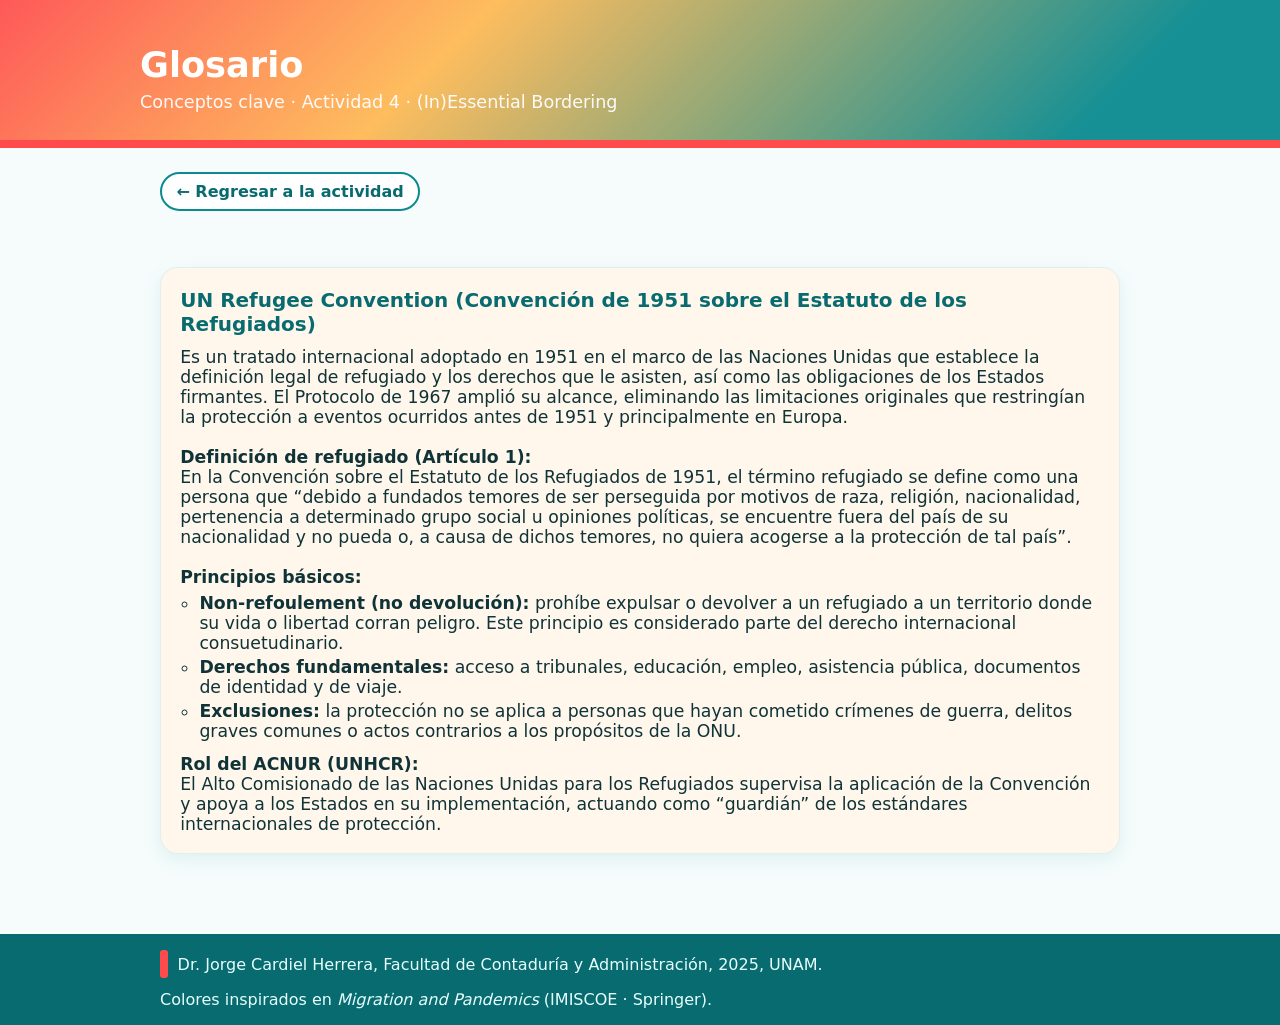
<file: 4inessential/glosario.html>
<!DOCTYPE html>
<html lang="es">
<head>
  <meta charset="utf-8" />
  <meta name="viewport" content="width=device-width, initial-scale=1" />
  <title>Glosario · (In)Essential Bordering</title>
  <link rel="stylesheet" href="css/styles.css" />
  <style>
    :root{
      --teal:#0b8a8f;
      --teal-dark:#086b6f;
      --sun:#ffb64d;
      --coral:#ff4b4b;
      --cream:#fff7ec;
      --ink:#103338;
    }
    *{box-sizing:border-box}
    html,body{margin:0;padding:0;font-family:system-ui,-apple-system,Segoe UI,Roboto,Helvetica,Arial,sans-serif;color:var(--ink);background:#f6fcfc}
    a{color:var(--teal-dark);text-decoration:none}
    a:hover{text-decoration:underline}
    header{position:relative;overflow:hidden;color:white}
    .hero{
      padding:2.5rem 1.25rem 1.75rem;
      background: linear-gradient(135deg, rgba(255,75,75,.92), rgba(255,182,77,.90) 35%, rgba(11,138,143,.95) 85%);
      background-size:cover;
      border-bottom:8px solid var(--coral);
    }
    .hero-inner{max-width:1000px;margin:0 auto}
    .title{margin:.35rem 0 0;font-size:clamp(1.6rem,4.2vw,2.2rem);font-weight:900;line-height:1.1}
    .subtitle{margin:.5rem 0 0;font-size:clamp(1rem,2.3vw,1.1rem);opacity:.95}
    .container{max-width:1000px;margin:0 auto;padding:1.5rem 1.25rem}
    .glossary-list{margin:2rem 0 0 0;padding:0;list-style:none;}
    .glossary-entry{background:var(--cream);border-radius:18px;border:1px solid #e3efef;box-shadow:0 6px 18px rgba(11,138,143,.10);padding:1.2rem 1.2rem 1.2rem 1.2rem;margin-bottom:1.5rem;}
    .glossary-title{font-size:1.25rem;font-weight:700;color:var(--teal-dark);margin-bottom:.7rem;}
    .glossary-body{font-size:1.08rem;}
    footer{margin-top:2rem;background:var(--teal-dark);color:#e6ffff}
    .footer-inner{max-width:1000px;margin:0 auto;padding:1rem 1.25rem;display:flex;flex-wrap:wrap;align-items:center;gap:.75rem;justify-content:space-between}
    .brand{display:flex;align-items:center;gap:.6rem}
    .brand .stripe{width:8px;height:28px;background:var(--coral);border-radius:3px}
  </style>
</head>
<body>
  <header>
    <div class="hero">
      <div class="hero-inner">
        <h1 class="title">Glosario</h1>
        <p class="subtitle">Conceptos clave · Actividad 4 · (In)Essential Bordering</p>
      </div>
    </div>
  </header>

  <main class="container">
    <a href="index.html" class="add" style="margin-bottom:1.5rem;display:inline-block;">← Regresar a la actividad</a>
    <ul class="glossary-list">
      <li class="glossary-entry">
        <div class="glossary-title">UN Refugee Convention (Convención de 1951 sobre el Estatuto de los Refugiados)</div>
        <div class="glossary-body">
          Es un tratado internacional adoptado en 1951 en el marco de las Naciones Unidas que establece la definición legal de refugiado y los derechos que le asisten, así como las obligaciones de los Estados firmantes. El Protocolo de 1967 amplió su alcance, eliminando las limitaciones originales que restringían la protección a eventos ocurridos antes de 1951 y principalmente en Europa.<br><br>
          <strong>Definición de refugiado (Artículo 1):</strong><br>
           En la Convención sobre el Estatuto de los Refugiados de 1951, el término refugiado se define como una persona que “debido a fundados temores de ser perseguida por motivos de raza, religión, nacionalidad, pertenencia a determinado grupo social u opiniones políticas, se encuentre fuera del país de su nacionalidad y no pueda o, a causa de dichos temores, no quiera acogerse a la protección de tal país”. <br><br>
          <strong>Principios básicos:</strong>
          <ul>
            <li><strong>Non-refoulement (no devolución):</strong> prohíbe expulsar o devolver a un refugiado a un territorio donde su vida o libertad corran peligro. Este principio es considerado parte del derecho internacional consuetudinario.</li>
            <li><strong>Derechos fundamentales:</strong> acceso a tribunales, educación, empleo, asistencia pública, documentos de identidad y de viaje.</li>
            <li><strong>Exclusiones:</strong> la protección no se aplica a personas que hayan cometido crímenes de guerra, delitos graves comunes o actos contrarios a los propósitos de la ONU.</li>
          </ul>
          <strong>Rol del ACNUR (UNHCR):</strong><br>
          El Alto Comisionado de las Naciones Unidas para los Refugiados supervisa la aplicación de la Convención y apoya a los Estados en su implementación, actuando como “guardián” de los estándares internacionales de protección.
        </div>
      </li>
    </ul>
  </main>

  <footer>
    <div class="footer-inner">
      <div class="brand"><span class="stripe"></span>
        <div>Dr. Jorge Cardiel Herrera, Facultad de Contaduría y Administración, 2025, UNAM.</div>
      </div>
      <div>Colores inspirados en <em>Migration and Pandemics</em> (IMISCOE · Springer).</div>
    </div>
  </footer>
</body>
</html>
</file>
<file: 13golden_visa/css/styles.css>
:root {
  --gold: #d4af37; /* dorado principal */
  --gold-dark: #b8932f;
  --purple: #6b46c1; /* morado profundo */
  --amber: #ffb84d;
  --cream: #fffaf0;
  --ink: #1a1a2e;
}

* {
  box-sizing: border-box;
}

html, body {
  margin: 0;
  padding: 0;
  font-family: system-ui, -apple-system, Segoe UI, Roboto, Helvetica, Arial, sans-serif;
  color: var(--ink);
  background: #f9f7f4;
}

a {
  color: var(--purple);
  text-decoration: none;
}

a:hover {
  text-decoration: underline;
}

/* Header */
header {
  position: relative;
  overflow: hidden;
  color: white;
}

.hero {
  padding: 3.5rem 1.25rem 2.75rem;
  background: linear-gradient(135deg, rgba(107, 70, 193, .92), rgba(212, 175, 55, .90) 45%, rgba(255, 184, 77, .95) 85%), url('data:image/svg+xml;utf8,<svg xmlns="http://www.w3.org/2000/svg" width="1200" height="400"><defs><linearGradient id="g" x1="0" y1="0" x2="1" y2="1"><stop offset="0%" stop-color="%23d4af37"/><stop offset="100%" stop-color="%236b46c1"/></linearGradient></defs><rect width="1200" height="400" fill="url(%23g)" opacity="0.25"/></svg>');
  background-size: cover;
  border-bottom: 8px solid var(--gold);
}

.hero-inner {
  max-width: 1000px;
  margin: 0 auto;
}

.kicker {
  letter-spacing: .08em;
  text-transform: uppercase;
  font-weight: 800;
  font-size: .9rem;
  opacity: .95;
}

.title {
  margin: .35rem 0 0;
  font-size: clamp(1.6rem, 4.2vw, 2.8rem);
  font-weight: 900;
  line-height: 1.1;
}

.subtitle {
  margin: .5rem 0 0;
  font-size: clamp(1rem, 2.3vw, 1.2rem);
  opacity: .95;
}

/* Layout */
.container {
  max-width: 1000px;
  margin: 0 auto;
  padding: 1rem 1.25rem;
}

.grid {
  display: grid;
  gap: 1.2rem;
}

@media (min-width: 760px) {
  .grid {
    grid-template-columns: repeat(12, 1fr);
  }
  .col-8 {
    grid-column: span 8;
  }
  .col-4 {
    grid-column: span 4;
  }
}

/* Card */
.card {
  background: var(--cream);
  border-radius: 18px;
  border: 1px solid #e8e0d5;
  box-shadow: 0 6px 18px rgba(212, 175, 55, .15);
  overflow: hidden;
}

.card-header {
  display: flex;
  align-items: center;
  gap: .6rem;
  padding: .9rem 1rem;
  background: linear-gradient(90deg, var(--gold), var(--amber));
  color: #1a1a2e;
  font-weight: 800;
}

.pill {
  background: rgba(255, 255, 255, .92);
  padding: .2rem .6rem;
  border-radius: 999px;
  font-size: .8rem;
  letter-spacing: .02em;
}

.card-body {
  padding: 1.1rem 1rem 1.2rem;
}

.h3 {
  margin: .2rem 0 .65rem;
  font-size: 1.15rem;
}

.muted {
  color: #5a5470;
}

ul {
  margin: .4rem 0 .8rem;
  padding-left: 1.2rem;
}

li {
  margin: .25rem 0;
}

.q-list {
  border-top: 1px dashed #d4af37;
  padding-top: .75rem;
  margin-top: .75rem;
}

/* Side panel (meta) */
.panel {
  background: white;
  border: 1px solid #e8e0d5;
  border-radius: 16px;
  padding: 1rem;
  position: sticky;
  top: 1rem;
}

.badge {
  display: inline-block;
  background: var(--purple);
  color: white;
  border-radius: 999px;
  padding: .28rem .55rem;
  font-size: .78rem;
  font-weight: 700;
}

.meta {
  font-size: .92rem;
  color: #5a5470;
}

/* Footer */
footer {
  margin-top: 2rem;
  background: var(--purple);
  color: #f5f3ff;
}

.footer-inner {
  max-width: 1000px;
  margin: 0 auto;
  padding: 1rem 1.25rem;
  display: flex;
  flex-wrap: wrap;
  align-items: center;
  gap: .75rem;
  justify-content: space-between;
}

.brand {
  display: flex;
  align-items: center;
  gap: .6rem;
}

.brand .stripe {
  width: 8px;
  height: 28px;
  background: var(--gold);
  border-radius: 3px;
}

/* Add button */
.add {
  display: inline-flex;
  align-items: center;
  gap: .5rem;
  border: 2px solid var(--purple);
  border-radius: 999px;
  padding: .5rem .9rem;
  font-weight: 700;
  background: white;
}

.add:hover {
  background: #f5f3ff;
}

/* Presentation Mode Styles */
.presentation {
  display: flex;
  justify-content: center;
  align-items: center;
  height: 100vh;
  background: var(--cream);
  color: var(--ink);
  font-size: 2rem;
  text-align: center;
}

.presentation h1 {
  font-size: 3rem;
  margin-bottom: 1rem;
}

.presentation p {
  font-size: 1.5rem;
  margin: 0.5rem 0;
}

.presentation button {
  padding: 0.5rem 1rem;
  border: none;
  border-radius: 5px;
  background: var(--purple);
  color: white;
  font-size: 1rem;
  cursor: pointer;
}

.presentation button:hover {
  background: var(--gold-dark);
}
</file>
<file: 4inessential/css/styles.css>
:root {
  --teal: #0b8a8f; /* fondo principal */
  --teal-dark: #086b6f;
  --sun: #ffb64d; /* acentos cálidos */
  --coral: #ff4b4b; /* ribete lateral rojo */
  --cream: #fff7ec; /* fondo suave para tarjetas */
  --ink: #103338; /* texto principal */
}

* {
  box-sizing: border-box;
}

html, body {
  margin: 0;
  padding: 0;
  font-family: system-ui, -apple-system, Segoe UI, Roboto, Helvetica, Arial, sans-serif;
  color: var(--ink);
  background: #f6fcfc;
}

a {
  color: var(--teal-dark);
  text-decoration: none;
}

a:hover {
  text-decoration: underline;
}

/* Header */
header {
  position: relative;
  overflow: hidden;
  color: white;
}

.hero {
  padding: 3.5rem 1.25rem 2.75rem;
  background: linear-gradient(135deg, rgba(255, 75, 75, .92), rgba(255, 182, 77, .90) 35%, rgba(11, 138, 143, .95) 85%), url('data:image/svg+xml;utf8,<svg xmlns="http://www.w3.org/2000/svg" width="1200" height="400"><defs><linearGradient id="g" x1="0" y1="0" x2="1" y2="1"><stop offset="0%" stop-color="%23ffb64d"/><stop offset="100%" stop-color="%230b8a8f"/></linearGradient></defs><rect width="1200" height="400" fill="url(%23g)" opacity="0.25"/></svg>');
  background-size: cover;
  border-bottom: 8px solid var(--coral);
}

.hero-inner {
  max-width: 1000px;
  margin: 0 auto;
}

.kicker {
  letter-spacing: .08em;
  text-transform: uppercase;
  font-weight: 800;
  font-size: .9rem;
  opacity: .95;
}

.title {
  margin: .35rem 0 0;
  font-size: clamp(1.6rem, 4.2vw, 2.8rem);
  font-weight: 900;
  line-height: 1.1;
}

.subtitle {
  margin: .5rem 0 0;
  font-size: clamp(1rem, 2.3vw, 1.2rem);
  opacity: .95;
}

/* Layout */
.container {
  max-width: 1000px;
  margin: 0 auto;
  padding: 1rem 1.25rem;
}

.grid {
  display: grid;
  gap: 1.2rem;
}

@media (min-width: 760px) {
  .grid {
    grid-template-columns: repeat(12, 1fr);
  }
  .col-8 {
    grid-column: span 8;
  }
  .col-4 {
    grid-column: span 4;
  }
}

/* Card */
.card {
  background: var(--cream);
  border-radius: 18px;
  border: 1px solid #e3efef;
  box-shadow: 0 6px 18px rgba(11, 138, 143, .10);
  overflow: hidden;
}

.card-header {
  display: flex;
  align-items: center;
  gap: .6rem;
  padding: .9rem 1rem;
  background: linear-gradient(90deg, var(--coral), var(--sun));
  color: #1b1b1b;
  font-weight: 800;
}

.pill {
  background: rgba(255, 255, 255, .92);
  padding: .2rem .6rem;
  border-radius: 999px;
  font-size: .8rem;
  letter-spacing: .02em;
}

.card-body {
  padding: 1.1rem 1rem 1.2rem;
}

.h3 {
  margin: .2rem 0 .65rem;
  font-size: 1.15rem;
}

.muted {
  color: #44676c;
}

ul {
  margin: .4rem 0 .8rem;
  padding-left: 1.2rem;
}

li {
  margin: .25rem 0;
}

.q-list {
  border-top: 1px dashed #cbe3e5;
  padding-top: .75rem;
  margin-top: .75rem;
}

/* Side panel (meta) */
.panel {
  background: white;
  border: 1px solid #e3efef;
  border-radius: 16px;
  padding: 1rem;
  position: sticky;
  top: 1rem;
}

.badge {
  display: inline-block;
  background: var(--teal);
  color: white;
  border-radius: 999px;
  padding: .28rem .55rem;
  font-size: .78rem;
  font-weight: 700;
}

.meta {
  font-size: .92rem;
  color: #33585c;
}

/* Footer */
footer {
  margin-top: 2rem;
  background: var(--teal-dark);
  color: #e6ffff;
}

.footer-inner {
  max-width: 1000px;
  margin: 0 auto;
  padding: 1rem 1.25rem;
  display: flex;
  flex-wrap: wrap;
  align-items: center;
  gap: .75rem;
  justify-content: space-between;
}

.brand {
  display: flex;
  align-items: center;
  gap: .6rem;
}

.brand .stripe {
  width: 8px;
  height: 28px;
  background: var(--coral);
  border-radius: 3px;
}

/* Add button */
.add {
  display: inline-flex;
  align-items: center;
  gap: .5rem;
  border: 2px solid var(--teal);
  border-radius: 999px;
  padding: .5rem .9rem;
  font-weight: 700;
  background: white;
}

.add:hover {
  background: #ebfffe;
}

/* Presentation Mode Styles */
.presentation {
  display: flex;
  justify-content: center;
  align-items: center;
  height: 100vh;
  background: var(--cream);
  color: var(--ink);
  font-size: 2rem;
  text-align: center;
}

.presentation h1 {
  font-size: 3rem;
  margin-bottom: 1rem;
}

.presentation p {
  font-size: 1.5rem;
  margin: 0.5rem 0;
}

.presentation button {
  padding: 0.5rem 1rem;
  border: none;
  border-radius: 5px;
  background: var(--teal);
  color: white;
  font-size: 1rem;
  cursor: pointer;
}

.presentation button:hover {
  background: var(--teal-dark);
}
</file>
<file: myd/css/styles.css>
:root {
  --teal: #0b8a8f; /* fondo principal */
  --teal-dark: #086b6f;
  --sun: #ffb64d; /* acentos cálidos */
  --coral: #ff4b4b; /* ribete lateral rojo */
  --cream: #fff7ec; /* fondo suave para tarjetas */
  --ink: #103338; /* texto principal */
}

* {
  box-sizing: border-box;
}

html, body {
  margin: 0;
  padding: 0;
  font-family: system-ui, -apple-system, Segoe UI, Roboto, Helvetica, Arial, sans-serif;
  color: var(--ink);
  background: #f6fcfc;
}

a {
  color: var(--teal-dark);
  text-decoration: none;
}

a:hover {
  text-decoration: underline;
}

/* Header */
header {
  position: relative;
  overflow: hidden;
  color: white;
}

.hero {
  padding: 3.5rem 1.25rem 2.75rem;
  background: linear-gradient(135deg, rgba(255, 75, 75, .92), rgba(255, 182, 77, .90) 35%, rgba(11, 138, 143, .95) 85%), url('data:image/svg+xml;utf8,<svg xmlns="http://www.w3.org/2000/svg" width="1200" height="400"><defs><linearGradient id="g" x1="0" y1="0" x2="1" y2="1"><stop offset="0%" stop-color="%23ffb64d"/><stop offset="100%" stop-color="%230b8a8f"/></linearGradient></defs><rect width="1200" height="400" fill="url(%23g)" opacity="0.25"/></svg>');
  background-size: cover;
  border-bottom: 8px solid var(--coral);
}

.hero-inner {
  max-width: 1000px;
  margin: 0 auto;
}

.kicker {
  letter-spacing: .08em;
  text-transform: uppercase;
  font-weight: 800;
  font-size: .9rem;
  opacity: .95;
}

.title {
  margin: .35rem 0 0;
  font-size: clamp(1.6rem, 4.2vw, 2.8rem);
  font-weight: 900;
  line-height: 1.1;
}

.subtitle {
  margin: .5rem 0 0;
  font-size: clamp(1rem, 2.3vw, 1.2rem);
  opacity: .95;
}

/* Layout */
.container {
  max-width: 1000px;
  margin: 0 auto;
  padding: 1rem 1.25rem;
}

.grid {
  display: grid;
  gap: 1.2rem;
}

@media (min-width: 760px) {
  .grid {
    grid-template-columns: repeat(12, 1fr);
  }
  .col-8 {
    grid-column: span 8;
  }
  .col-4 {
    grid-column: span 4;
  }
}

/* Card */
.card {
  background: var(--cream);
  border-radius: 18px;
  border: 1px solid #e3efef;
  box-shadow: 0 6px 18px rgba(11, 138, 143, .10);
  overflow: hidden;
}

.card-header {
  display: flex;
  align-items: center;
  gap: .6rem;
  padding: .9rem 1rem;
  background: linear-gradient(90deg, var(--coral), var(--sun));
  color: #1b1b1b;
  font-weight: 800;
}

.pill {
  background: rgba(255, 255, 255, .92);
  padding: .2rem .6rem;
  border-radius: 999px;
  font-size: .8rem;
  letter-spacing: .02em;
}

.card-body {
  padding: 1.1rem 1rem 1.2rem;
}

.h3 {
  margin: .2rem 0 .65rem;
  font-size: 1.15rem;
}

.muted {
  color: #44676c;
}

ul {
  margin: .4rem 0 .8rem;
  padding-left: 1.2rem;
}

li {
  margin: .25rem 0;
}

.q-list {
  border-top: 1px dashed #cbe3e5;
  padding-top: .75rem;
  margin-top: .75rem;
}

/* Side panel (meta) */
.panel {
  background: white;
  border: 1px solid #e3efef;
  border-radius: 16px;
  padding: 1rem;
  position: sticky;
  top: 1rem;
}

.badge {
  display: inline-block;
  background: var(--teal);
  color: white;
  border-radius: 999px;
  padding: .28rem .55rem;
  font-size: .78rem;
  font-weight: 700;
}

.meta {
  font-size: .92rem;
  color: #33585c;
}

/* Footer */
footer {
  margin-top: 2rem;
  background: var(--teal-dark);
  color: #e6ffff;
}

.footer-inner {
  max-width: 1000px;
  margin: 0 auto;
  padding: 1rem 1.25rem;
  display: flex;
  flex-wrap: wrap;
  align-items: center;
  gap: .75rem;
  justify-content: space-between;
}

.brand {
  display: flex;
  align-items: center;
  gap: .6rem;
}

.brand .stripe {
  width: 8px;
  height: 28px;
  background: var(--coral);
  border-radius: 3px;
}

/* Add button */
.add {
  display: inline-flex;
  align-items: center;
  gap: .5rem;
  border: 2px solid var(--teal);
  border-radius: 999px;
  padding: .5rem .9rem;
  font-weight: 700;
  background: white;
}

.add:hover {
  background: #ebfffe;
}

/* Presentation Mode Styles */
.presentation {
  display: flex;
  justify-content: center;
  align-items: center;
  height: 100vh;
  background: var(--cream);
  color: var(--ink);
  font-size: 2rem;
  text-align: center;
}

.presentation h1 {
  font-size: 3rem;
  margin-bottom: 1rem;
}

.presentation p {
  font-size: 1.5rem;
  margin: 0.5rem 0;
}

.presentation button {
  padding: 0.5rem 1rem;
  border: none;
  border-radius: 5px;
  background: var(--teal);
  color: white;
  font-size: 1rem;
  cursor: pointer;
}

.presentation button:hover {
  background: var(--teal-dark);
}
</file>
